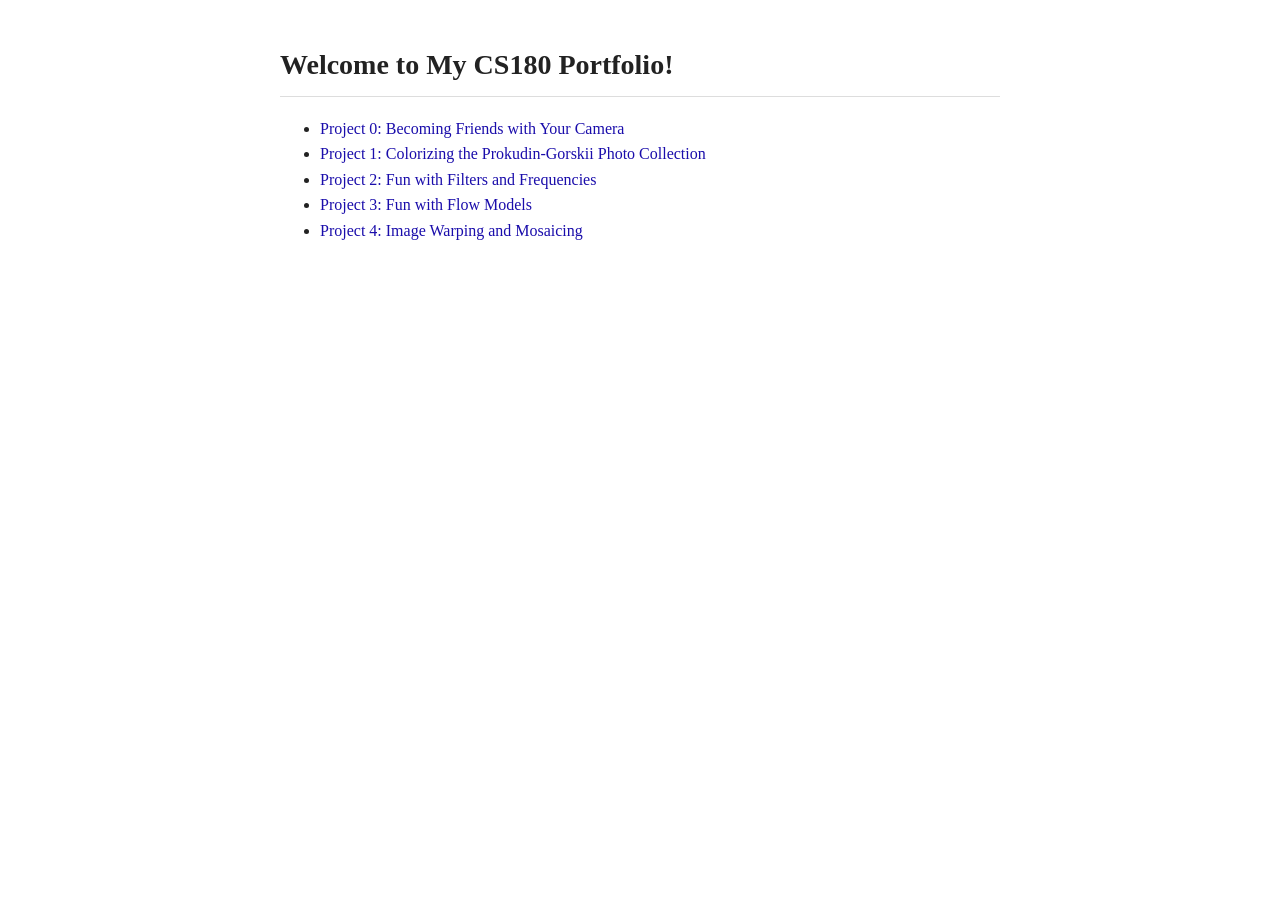
<file: index.html>
<!DOCTYPE html>
<html>
<head>
    <meta charset="utf-8">
    <meta name="viewport" content="width=device-width, initial-scale=1">
    <title>My Portfolio</title>
    <link rel="stylesheet" href="./styles.css">
</head>
<body>
    <h1>Welcome to My CS180 Portfolio!</h1>
    <ul>
        <li><a href="./0/index.html">Project 0: Becoming Friends with Your Camera</a></li>
        <li><a href="./1/index.html">Project 1: Colorizing the Prokudin-Gorskii Photo Collection</a></li>
        <li><a href="./2/index.html">Project 2: Fun with Filters and Frequencies</a></li>
        <li><a href="./3/index.html">Project 3: Fun with Flow Models</a></li>
        <li><a href="./4/index.html">Project 4: Image Warping and Mosaicing</a></li>
    </ul>
</body>
</html>
</file>
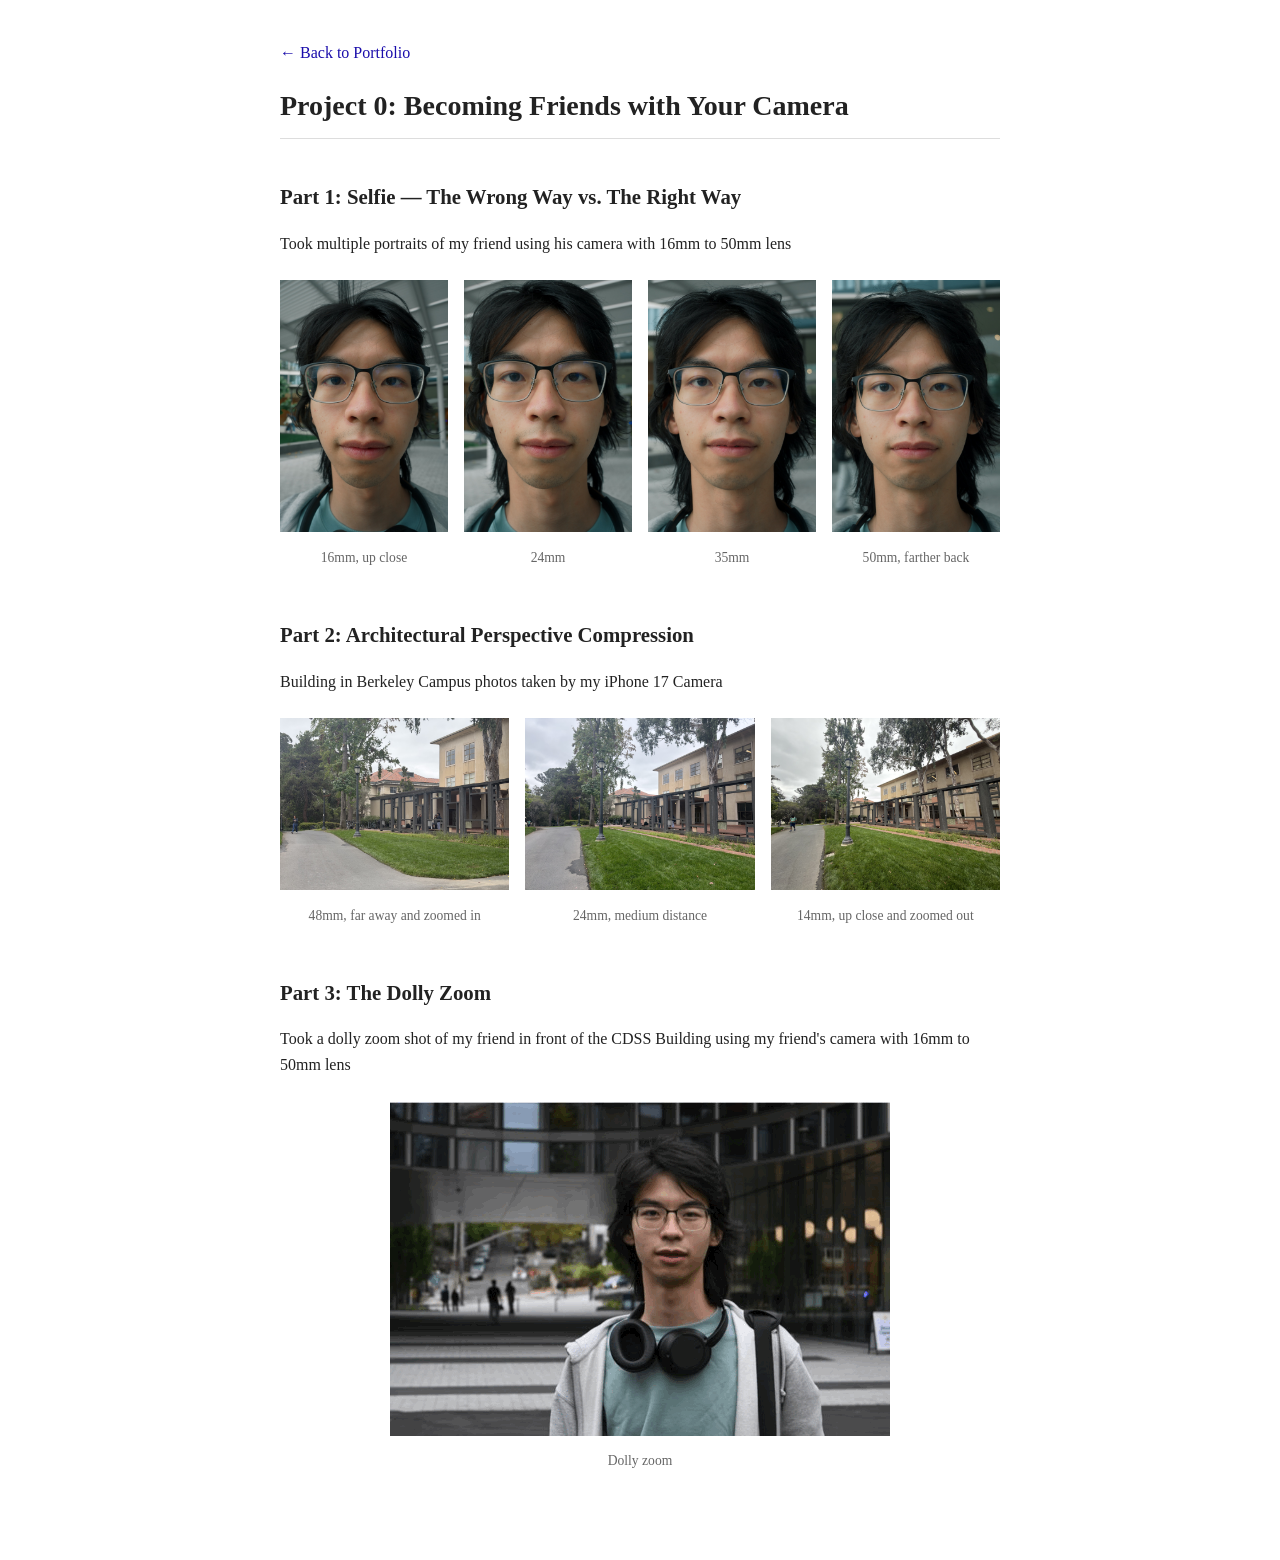
<file: 0/index.html>
<!DOCTYPE html>
<html>
<head>
    <meta charset="utf-8">
    <meta name="viewport" content="width=device-width, initial-scale=1">
    <title>Project 0: Becoming Friends with Your Camera</title>
    <link rel="stylesheet" href="../styles.css">
</head>
<body>
    <p><a href="../index.html">&larr; Back to Portfolio</a></p>

    <h1>Project 0: Becoming Friends with Your Camera</h1>

    <h2>Part 1: Selfie &mdash; The Wrong Way vs. The Right Way</h2>
    <p>Took multiple portraits of my friend using his camera with 16mm to 50mm lens</p>
    <div class="photo-row">
        <figure>
            <img src="./media/selfie_16.jpg" alt="Selfie taken up close at 16mm">
            <figcaption>16mm, up close</figcaption>
        </figure>
        <figure>
            <img src="./media/selfie_24.jpg" alt="Selfie taken at 24mm">
            <figcaption>24mm</figcaption>
        </figure>
        <figure>
            <img src="./media/selfie_35.jpg" alt="Selfie taken at 35mm">
            <figcaption>35mm</figcaption>
        </figure>
        <figure>
            <img src="./media/selfie_50.jpg" alt="Selfie taken from farther back at 50mm">
            <figcaption>50mm, farther back</figcaption>
        </figure>
    </div>

    <h2>Part 2: Architectural Perspective Compression</h2>
    <p>Building in Berkeley Campus photos taken by my iPhone 17 Camera</p>
    <div class="photo-row">
        <figure>
            <img src="./media/scene_48.jpg" alt="Scene photographed from far away, zoomed in at 48mm">
            <figcaption>48mm, far away and zoomed in</figcaption>
        </figure>
        <figure>
            <img src="./media/scene_24.jpg" alt="Scene photographed from a medium distance at 24mm">
            <figcaption>24mm, medium distance</figcaption>
        </figure>
        <figure>
            <img src="./media/scene_14.jpg" alt="Scene photographed up close, zoomed out at 14mm">
            <figcaption>14mm, up close and zoomed out</figcaption>
        </figure>
    </div>

    <h2>Part 3: The Dolly Zoom</h2>
    <p>Took a dolly zoom shot of my friend in front of the CDSS Building using my friend's camera with 16mm to 50mm lens</p>
    <figure>
        <img src="./media/dolly_zoom.gif" alt="Dolly zoom animation">
        <figcaption>Dolly zoom</figcaption>
    </figure>
</body>
</html>
</file>
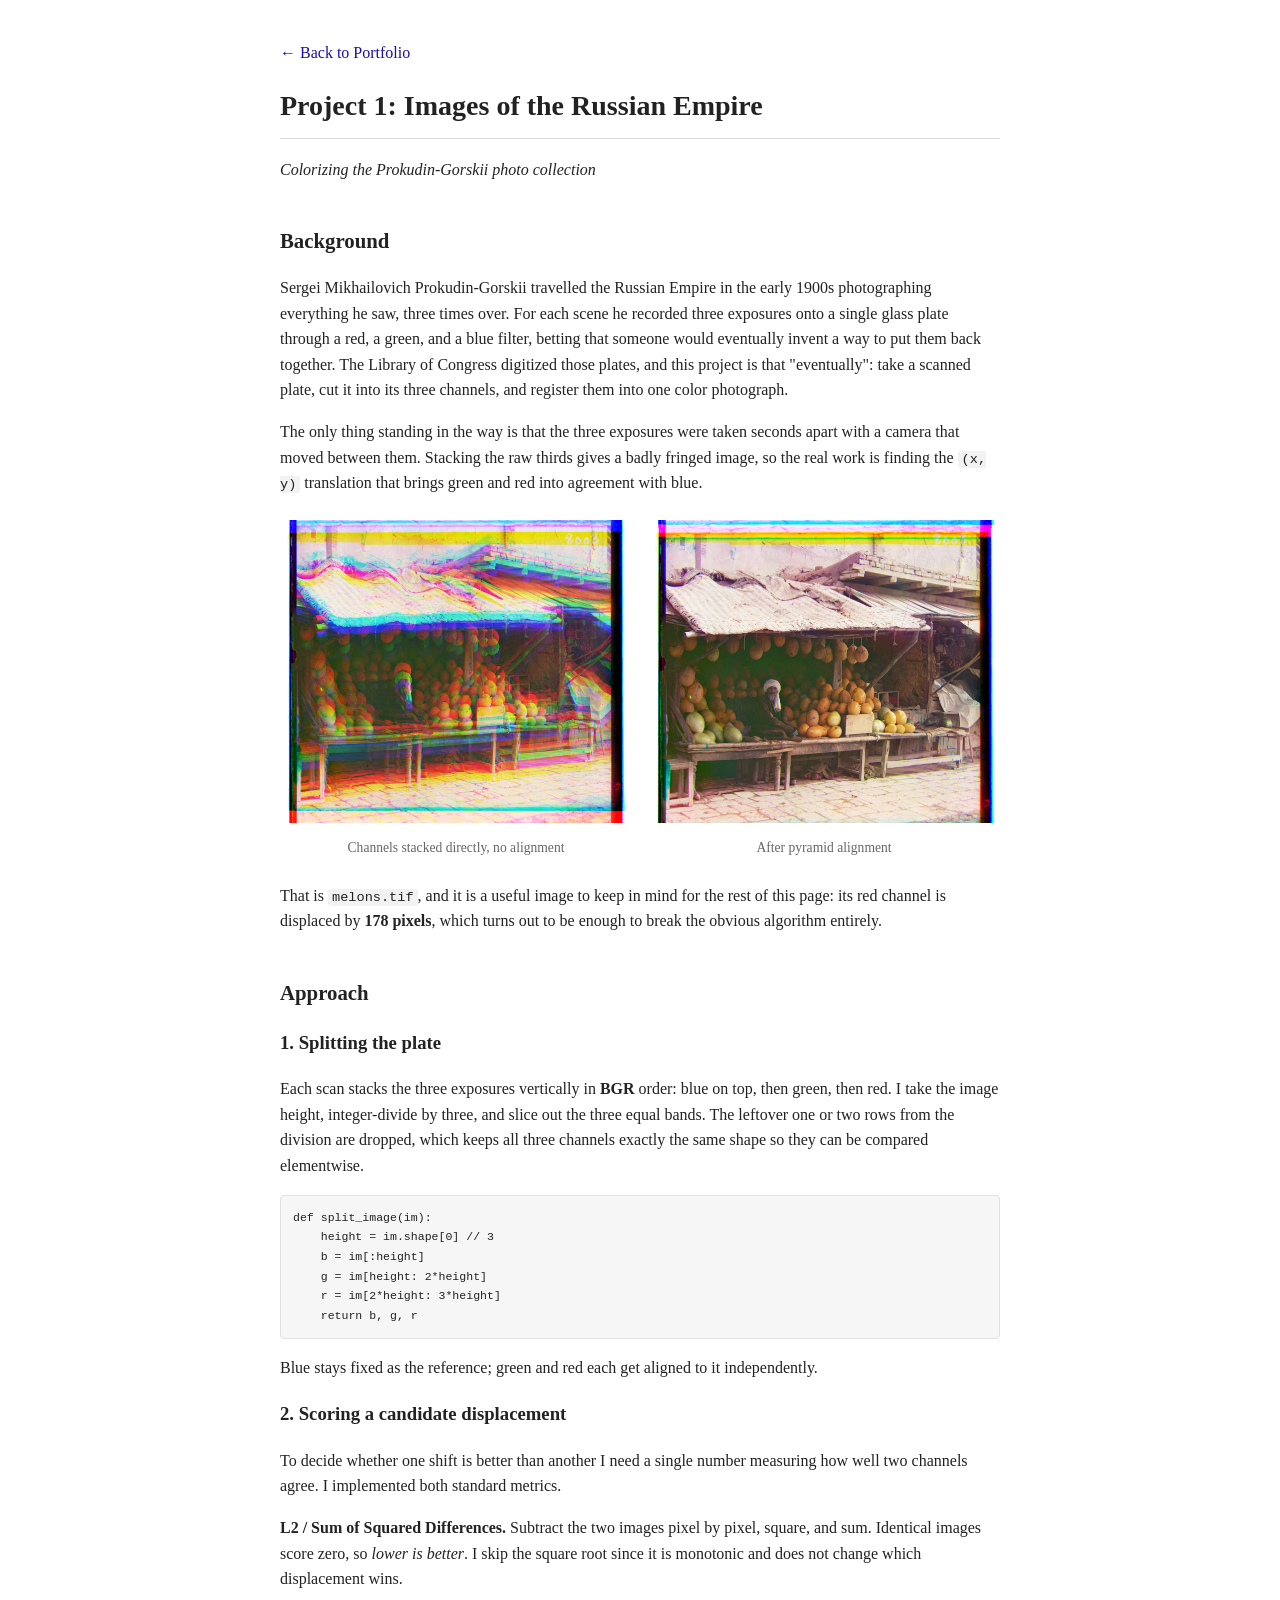
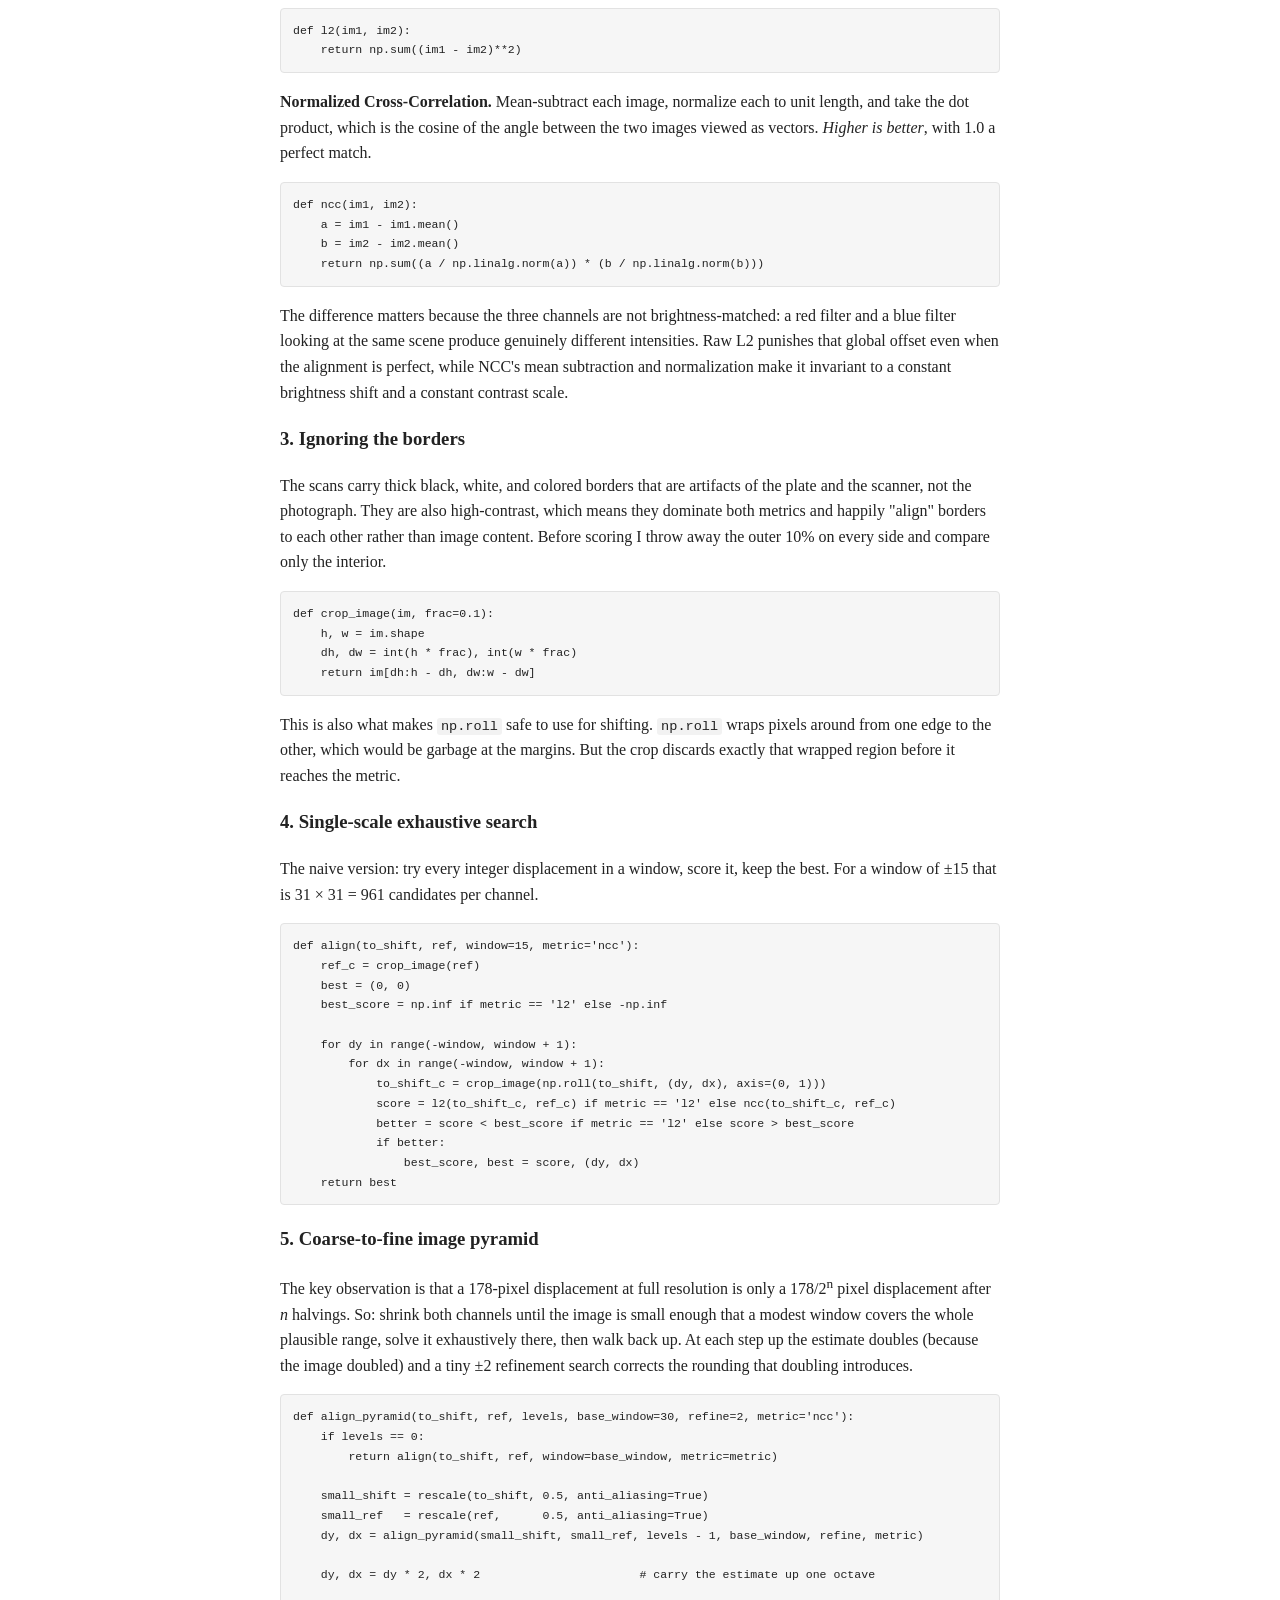
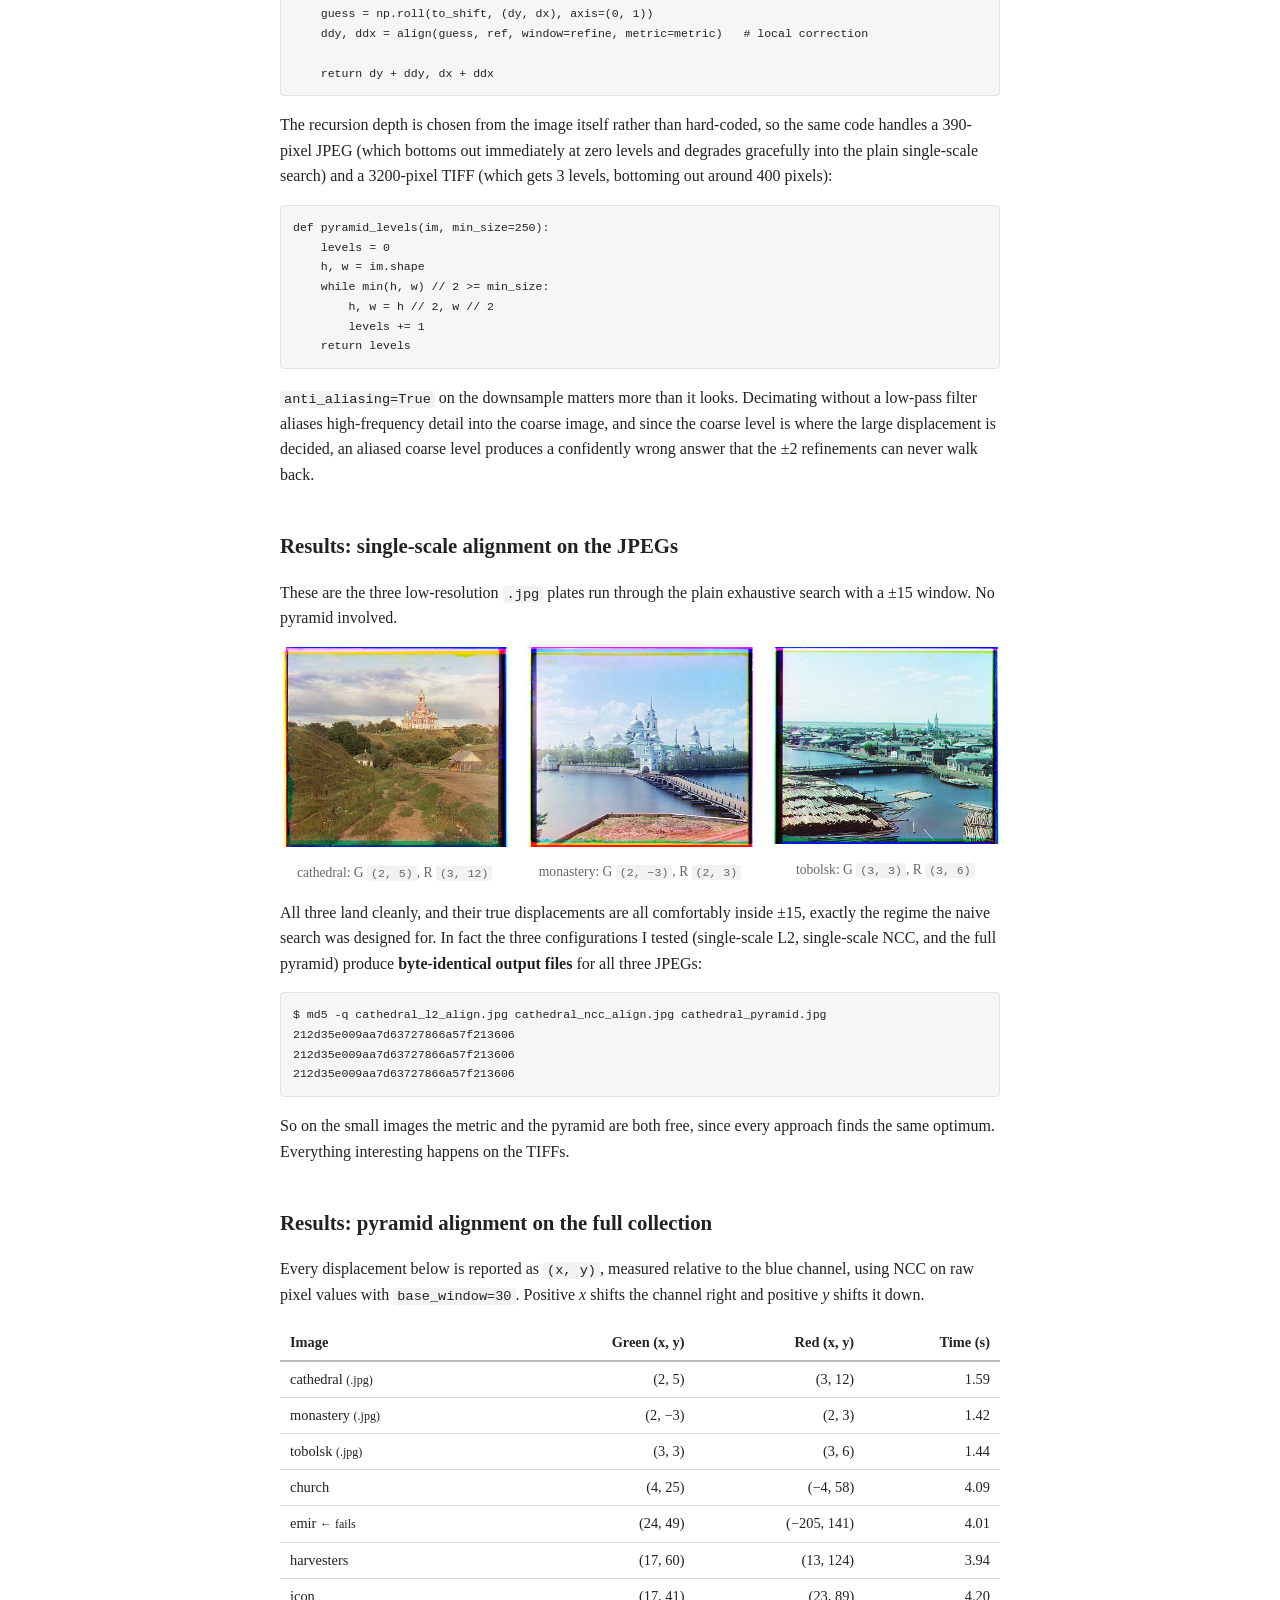
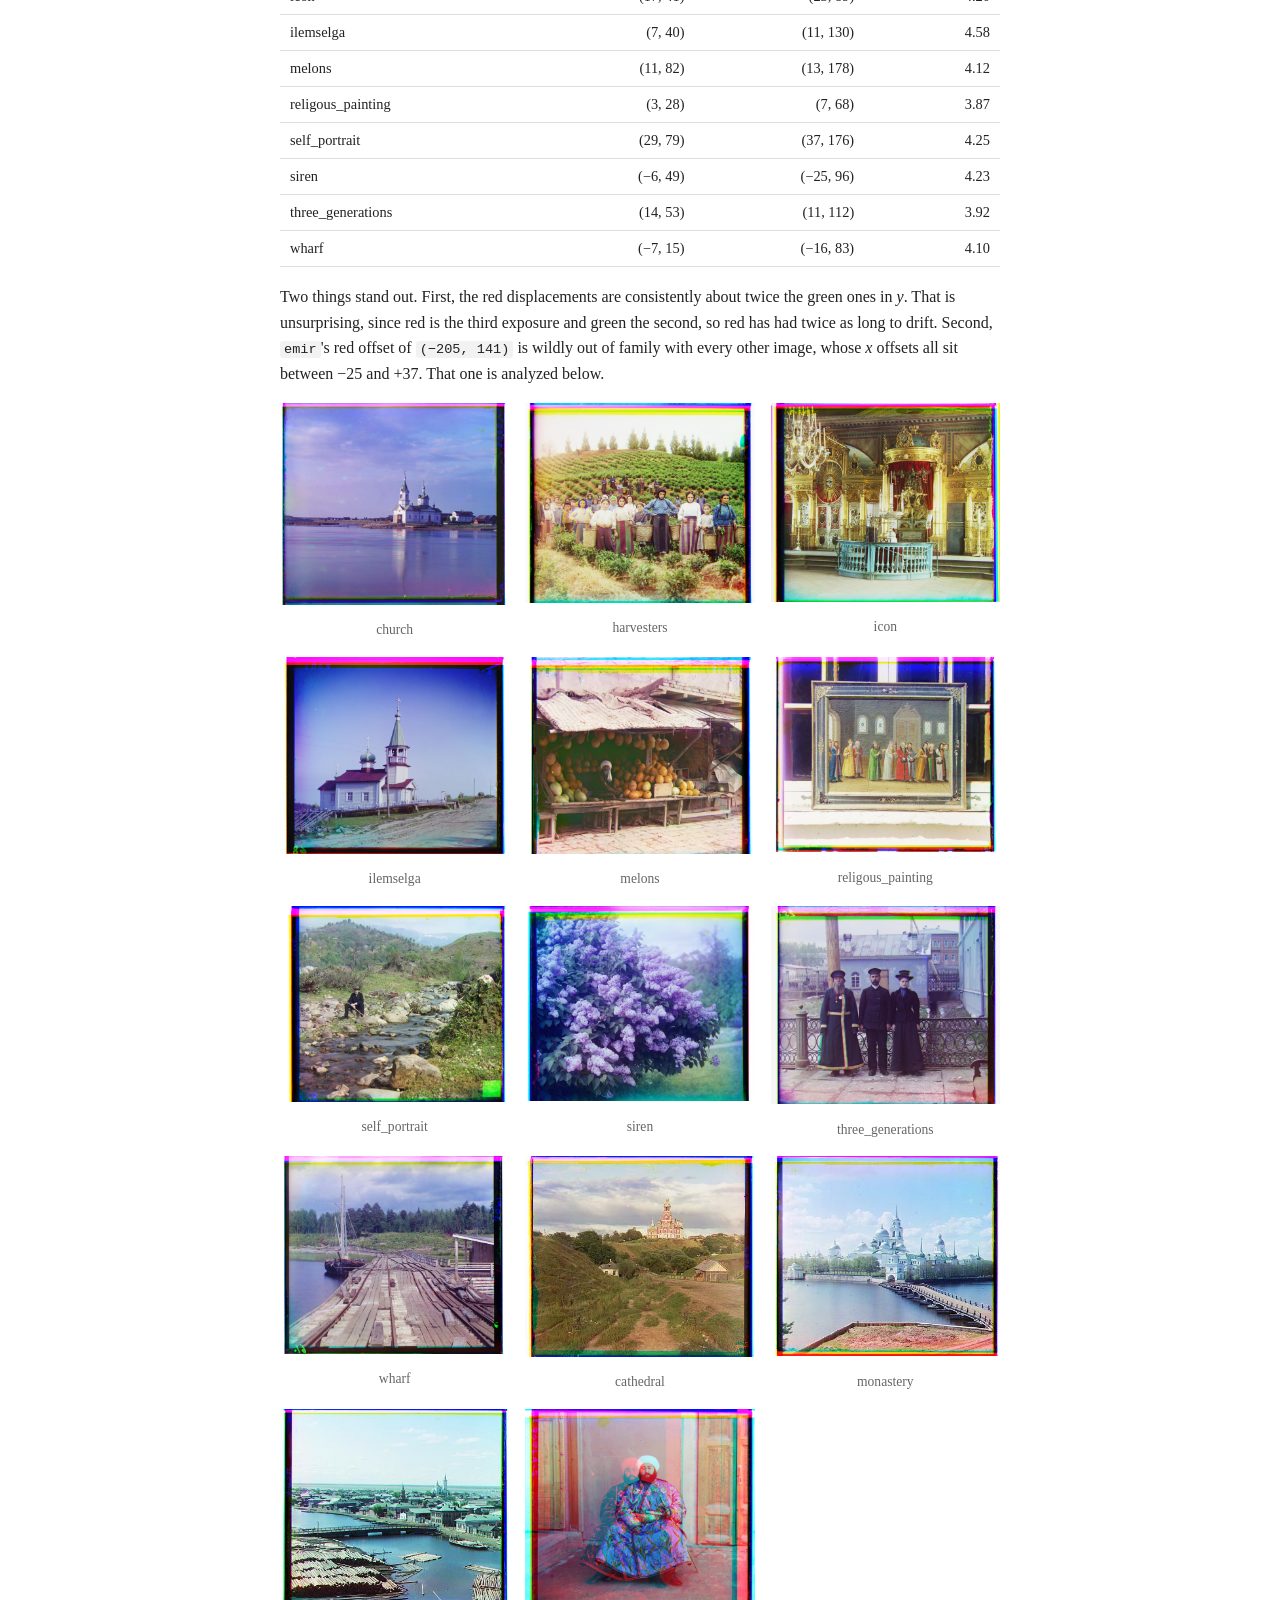
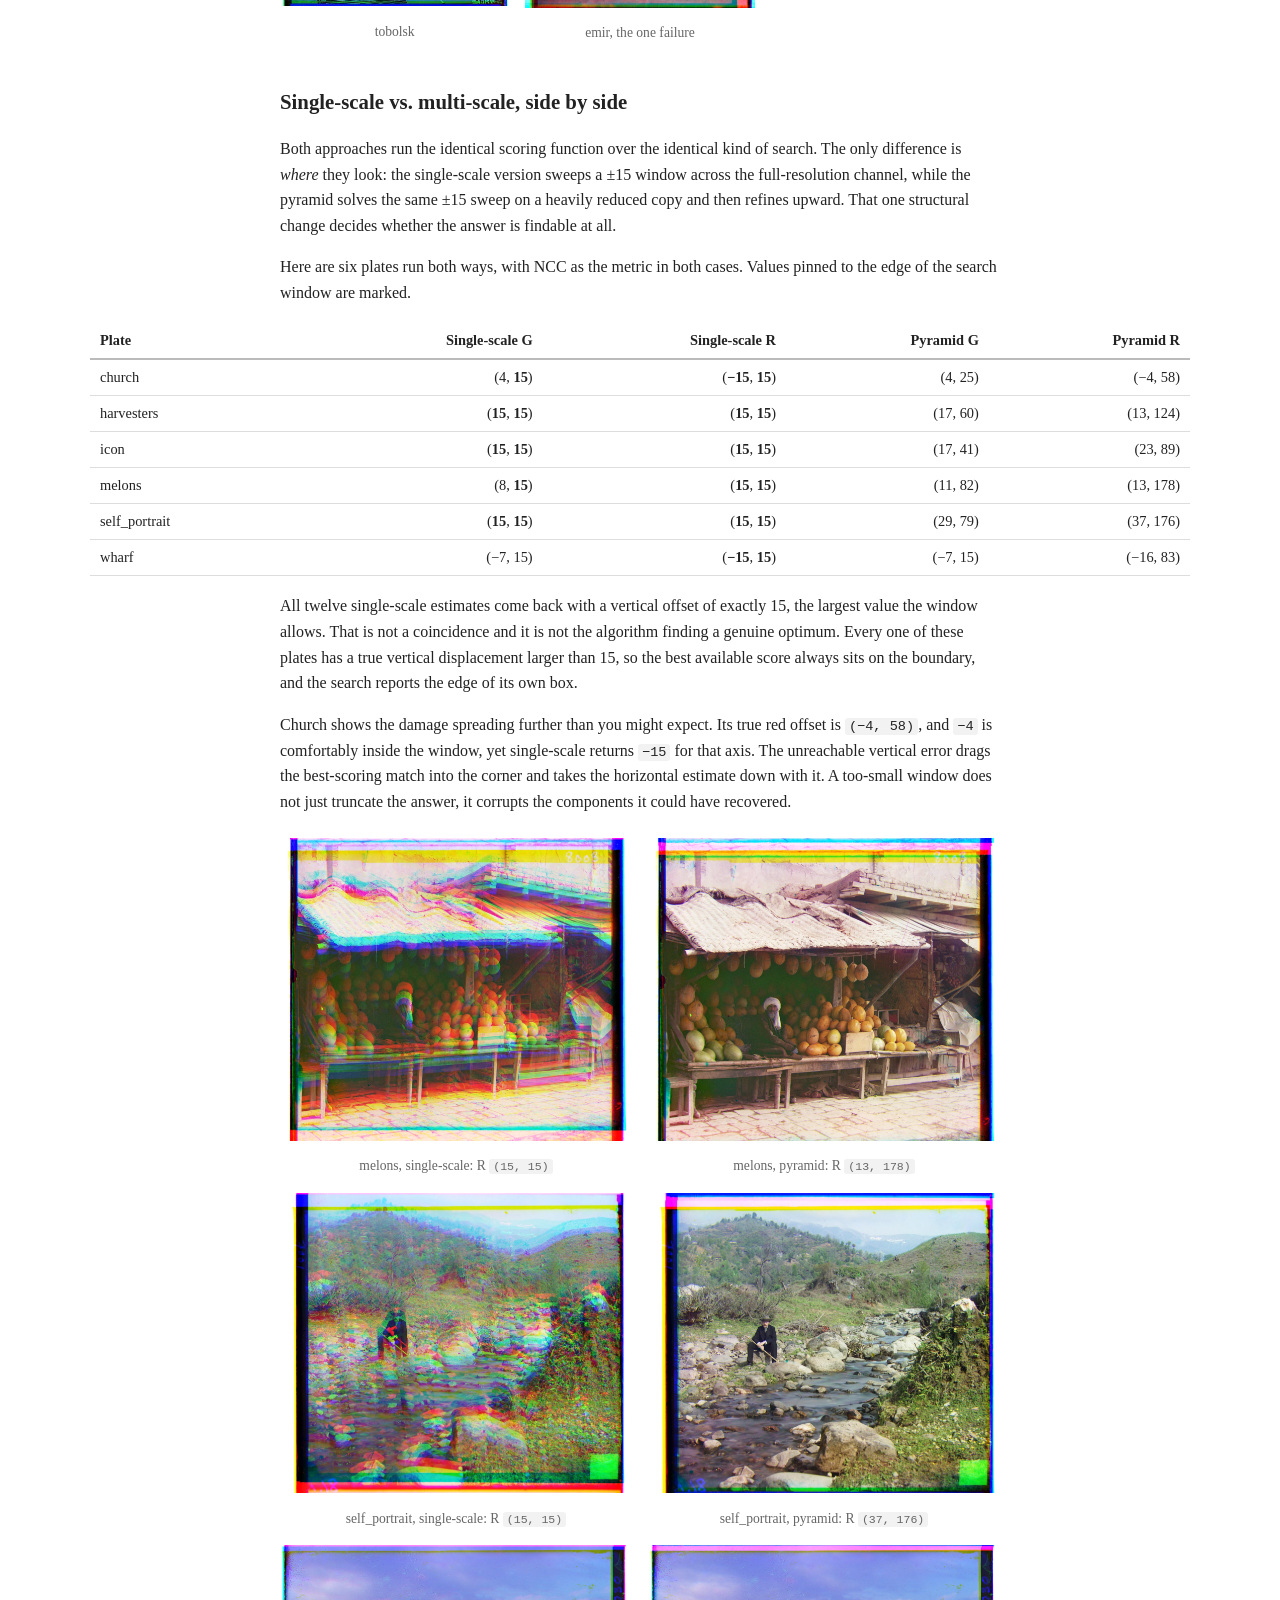
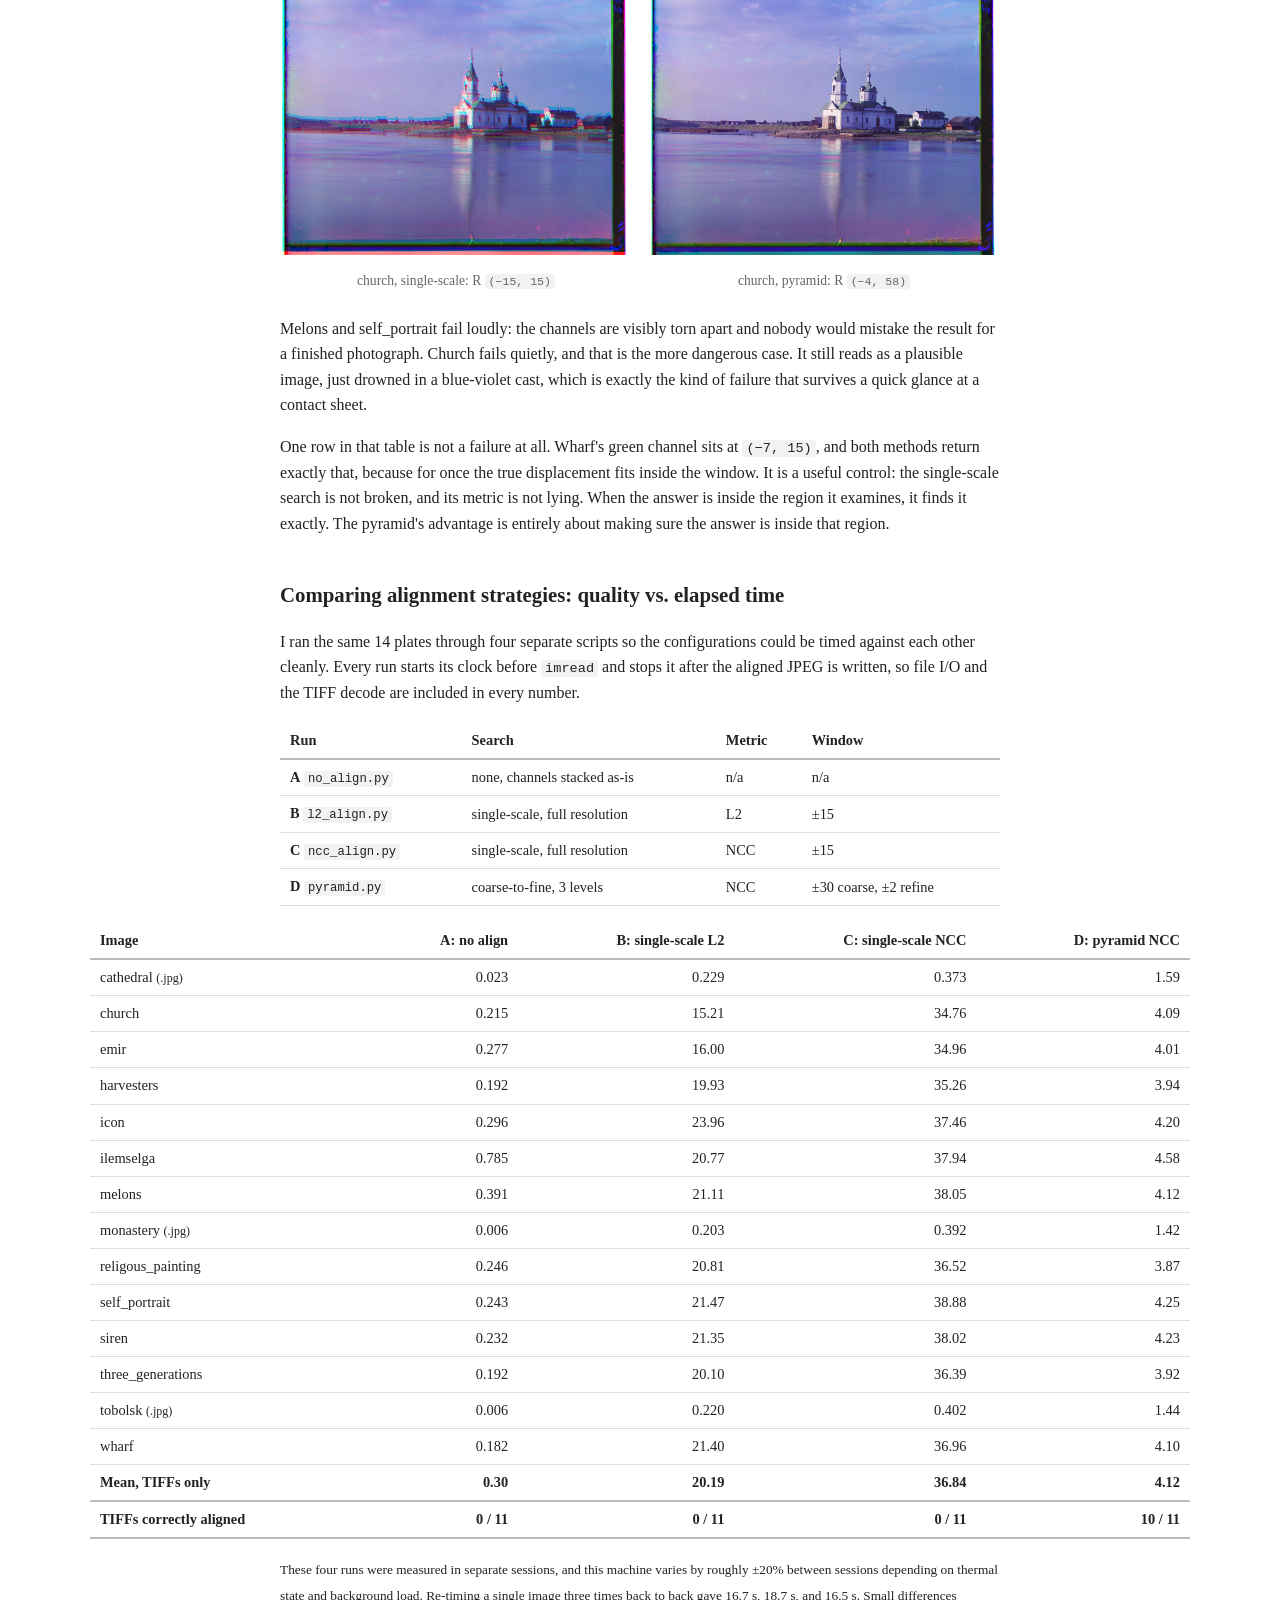
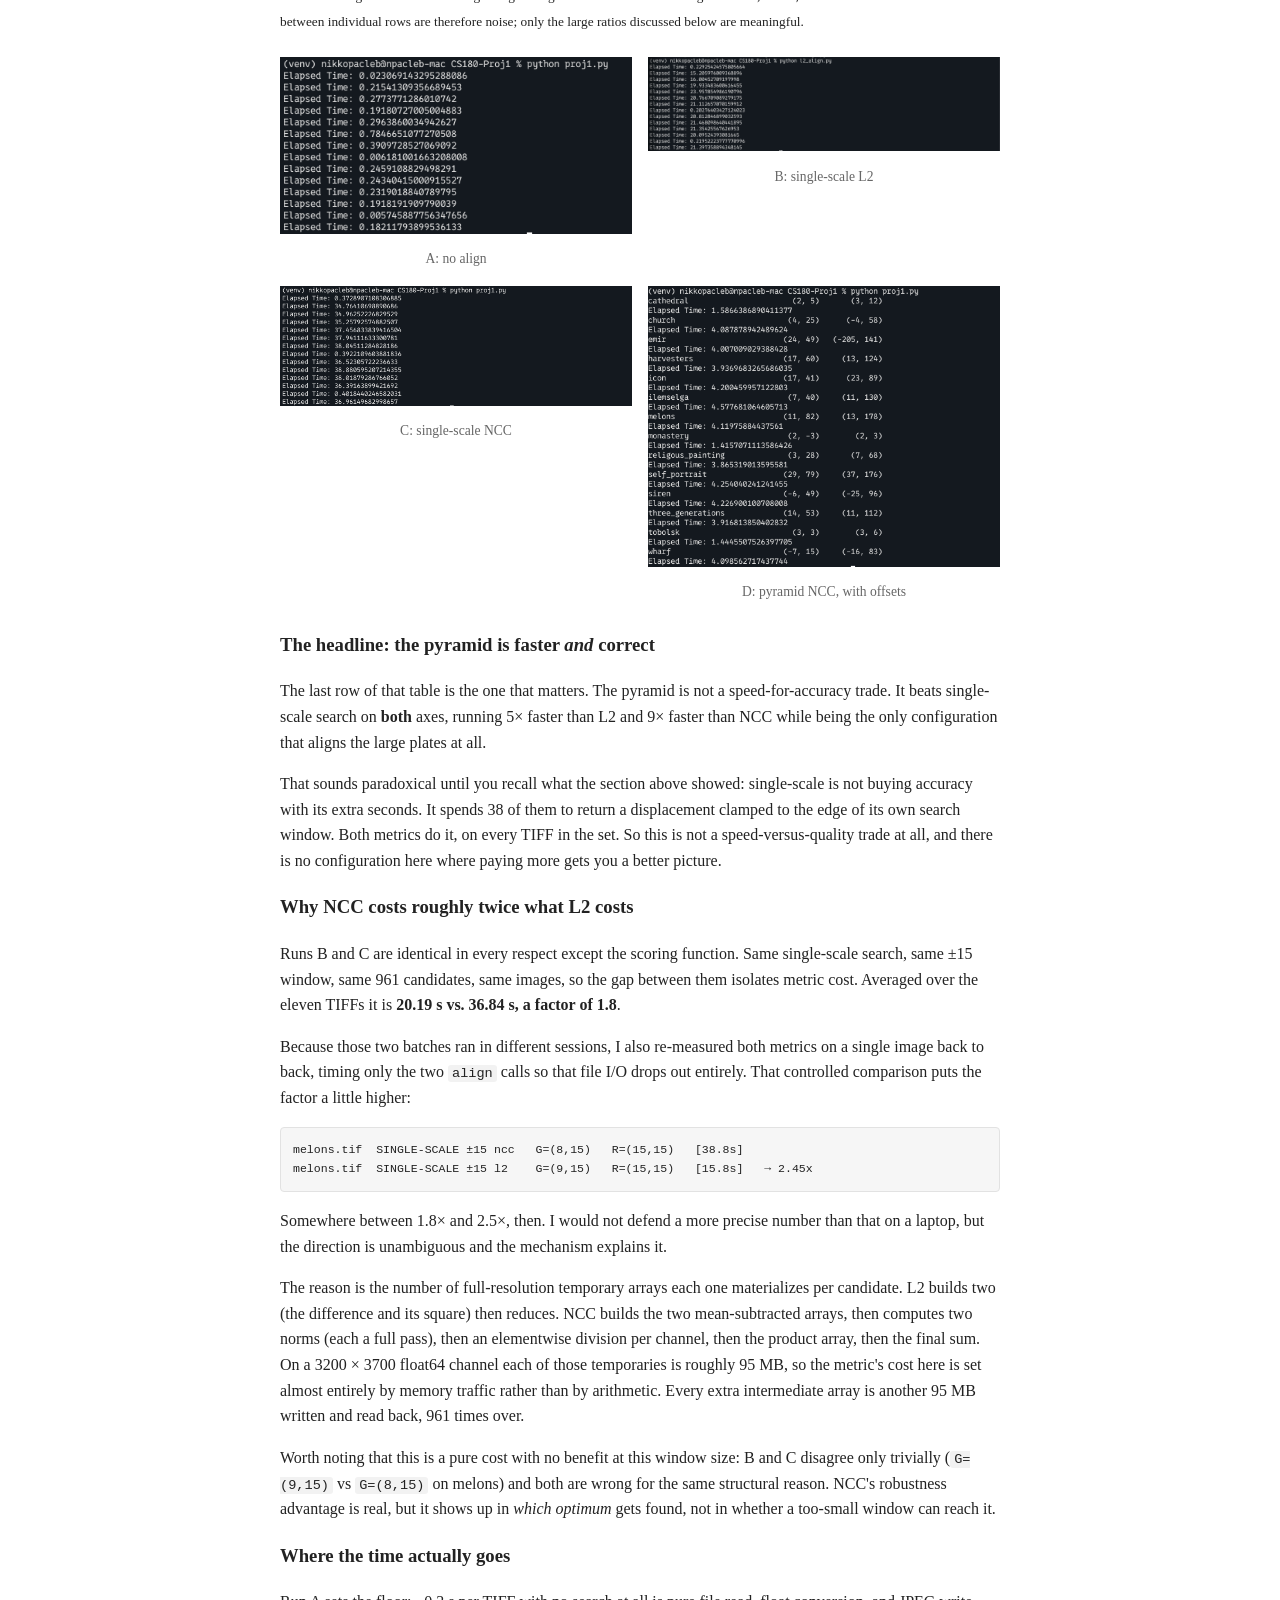
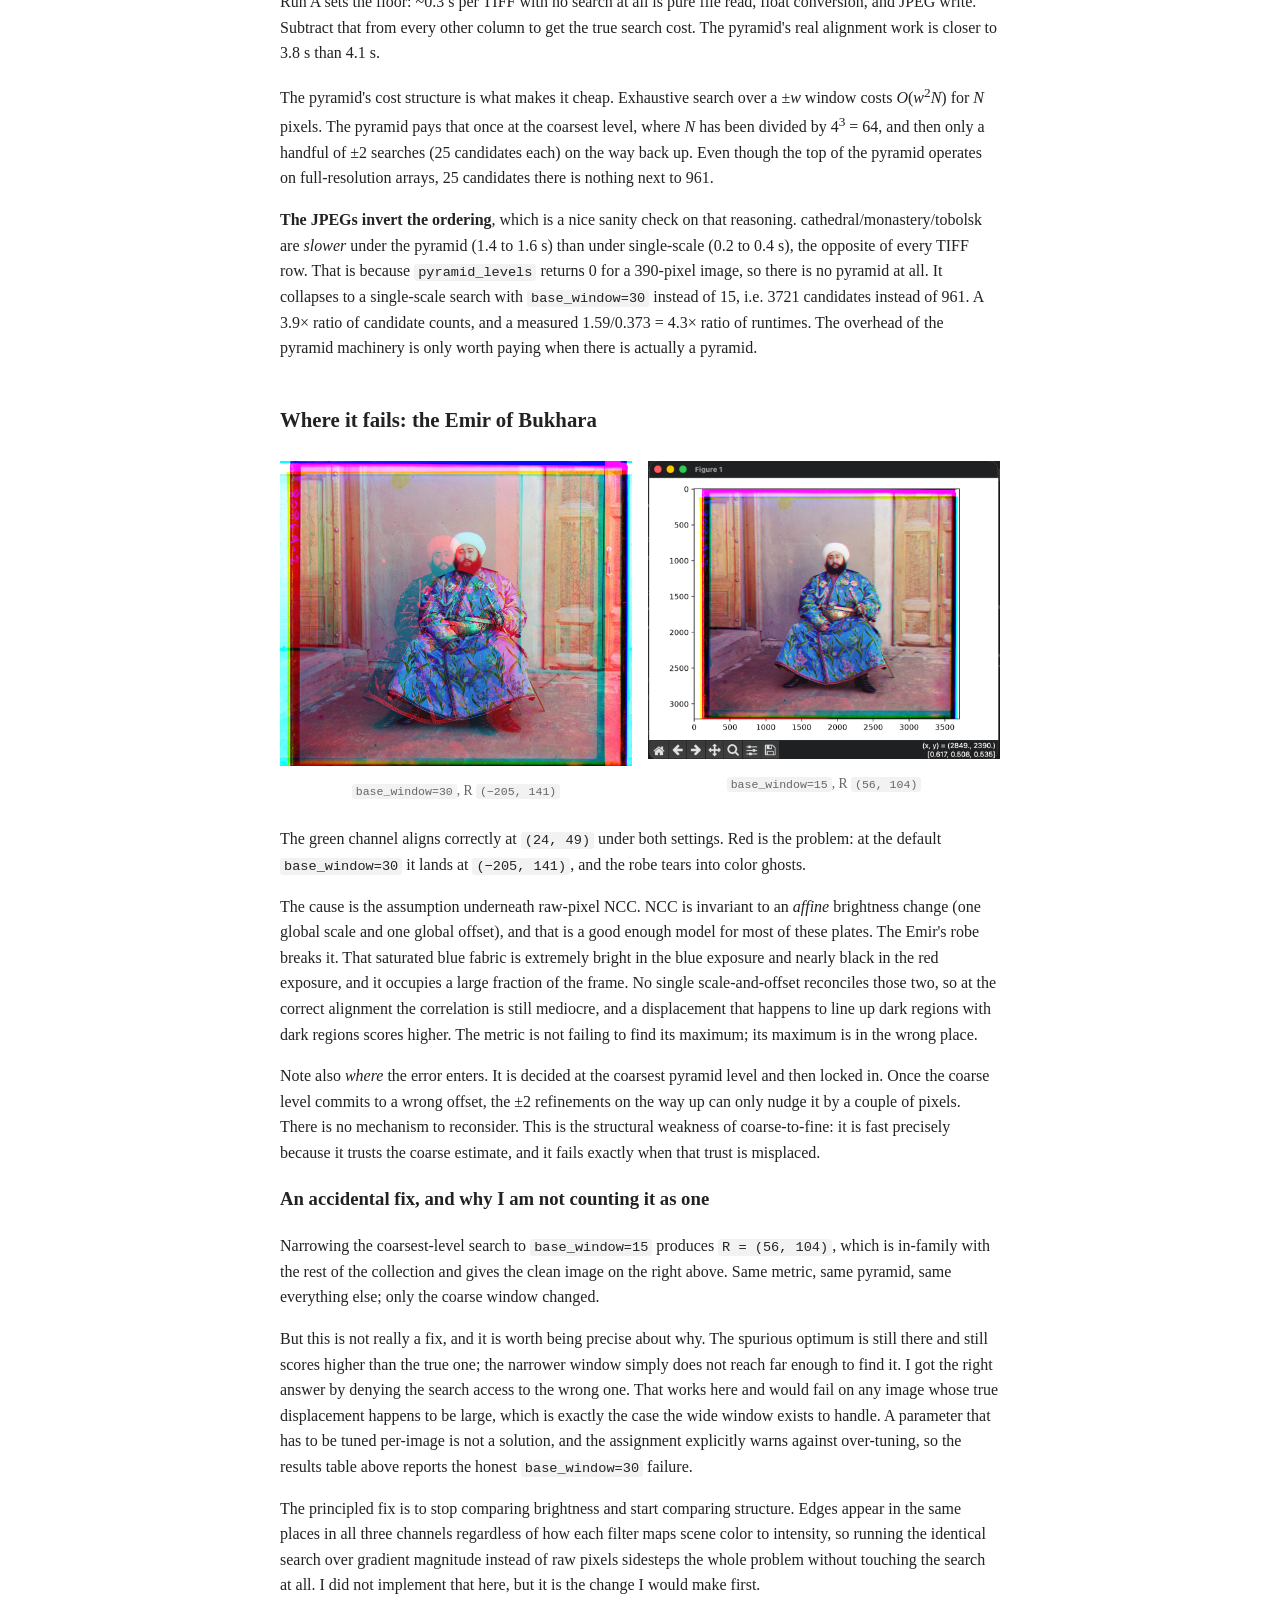
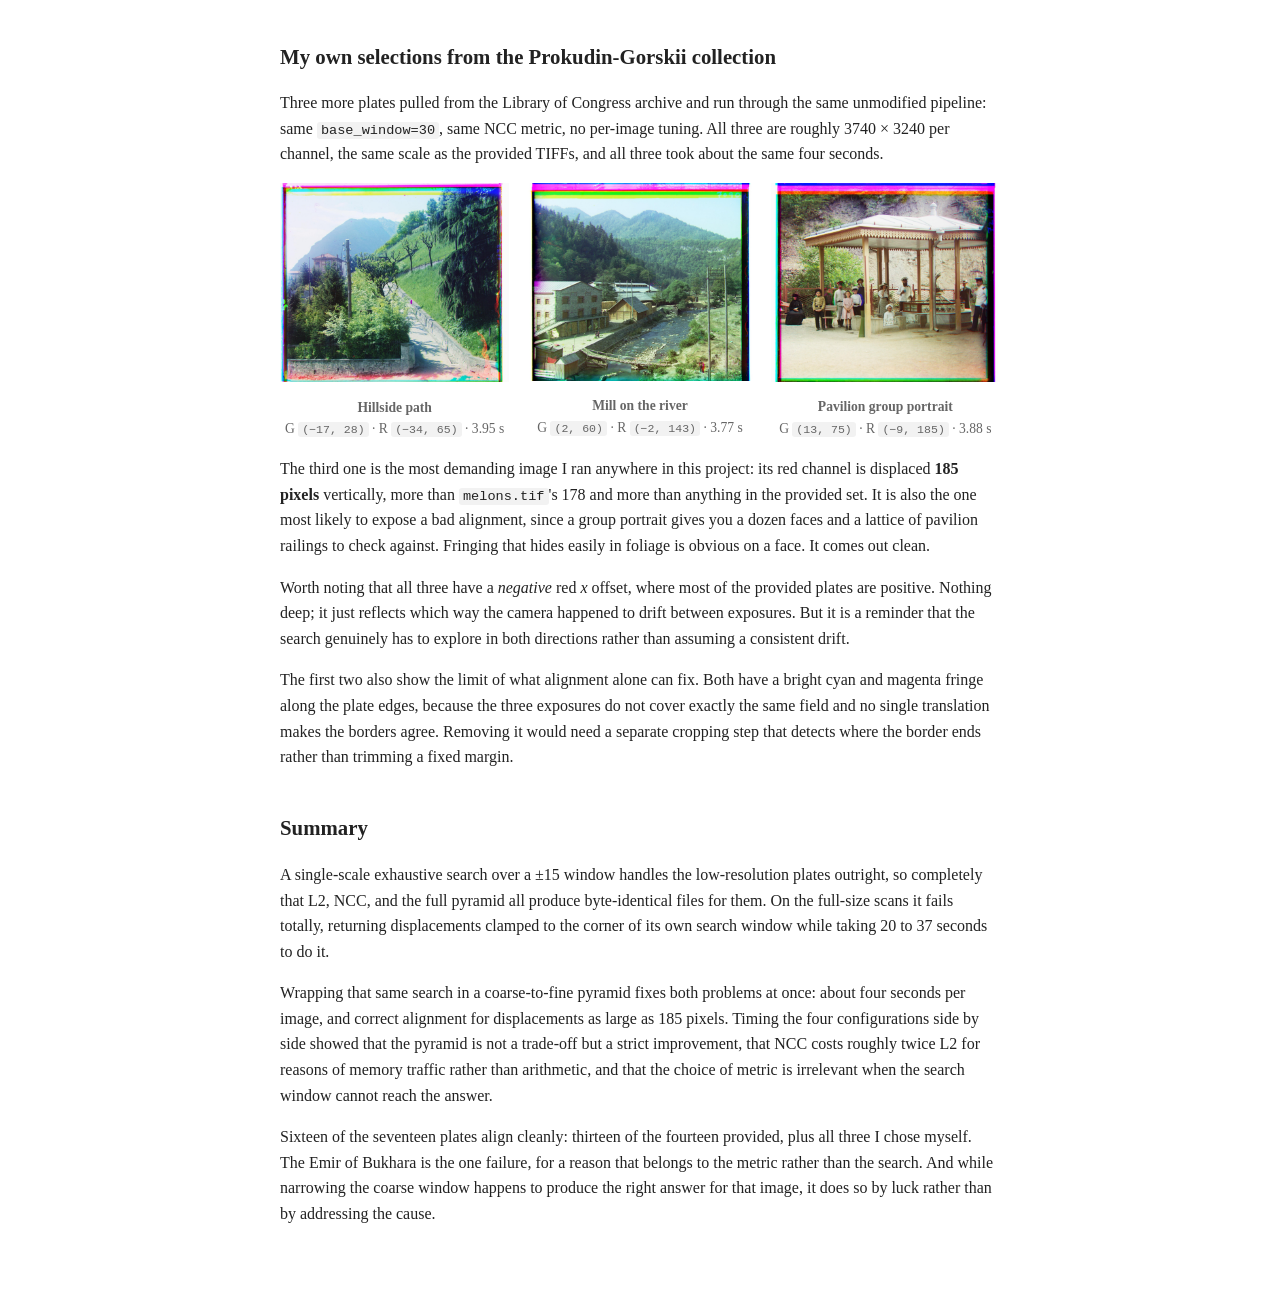
<file: 1/index.html>
<!DOCTYPE html>
<html>
<head>
    <meta charset="utf-8">
    <meta name="viewport" content="width=device-width, initial-scale=1">
    <title>Project 1: Colorizing the Prokudin-Gorskii Photo Collection</title>
    <link rel="stylesheet" href="../styles.css">
</head>
<body>
    <p><a href="../index.html">&larr; Back to Portfolio</a></p>

    <h1>Project 1: Images of the Russian Empire</h1>
    <p><em>Colorizing the Prokudin-Gorskii photo collection</em></p>

    <h2>Background</h2>
    <p>
        Sergei Mikhailovich Prokudin-Gorskii travelled the Russian Empire in the early 1900s
        photographing everything he saw, three times over. For each scene he recorded three
        exposures onto a single glass plate through a red, a green, and a blue filter, betting that
        someone would eventually invent a way to put them back together. The Library of Congress
        digitized those plates, and this project is that "eventually": take a scanned plate, cut it
        into its three channels, and register them into one color photograph.
    </p>
    <p>
        The only thing standing in the way is that the three exposures were taken seconds apart with a
        camera that moved between them. Stacking the raw thirds gives a badly fringed image, so the
        real work is finding the <code>(x, y)</code> translation that brings green and red into
        agreement with blue.
    </p>

    <div class="photo-row">
        <figure>
            <img src="./media/melons_no_align.jpg" alt="Melons with the three channels stacked without alignment">
            <figcaption>Channels stacked directly, no alignment</figcaption>
        </figure>
        <figure>
            <img src="./media/melons_pyramid.jpg" alt="Melons after pyramid alignment">
            <figcaption>After pyramid alignment</figcaption>
        </figure>
    </div>
    <p>
        That is <code>melons.tif</code>, and it is a useful image to keep in mind for the rest of this
        page: its red channel is displaced by <strong>178 pixels</strong>, which turns out to be enough
        to break the obvious algorithm entirely.
    </p>

    <!-- ===================== APPROACH ===================== -->
    <h2>Approach</h2>

    <h3>1. Splitting the plate</h3>
    <p>
        Each scan stacks the three exposures vertically in <strong>BGR</strong> order: blue on
        top, then green, then red. I take the image height, integer-divide by three, and slice out the
        three equal bands. The leftover one or two rows from the division are dropped, which keeps all
        three channels exactly the same shape so they can be compared elementwise.
    </p>
<pre><code>def split_image(im):
    height = im.shape[0] // 3
    b = im[:height]
    g = im[height: 2*height]
    r = im[2*height: 3*height]
    return b, g, r</code></pre>
    <p>Blue stays fixed as the reference; green and red each get aligned to it independently.</p>

    <h3>2. Scoring a candidate displacement</h3>
    <p>
        To decide whether one shift is better than another I need a single number measuring how well
        two channels agree. I implemented both standard metrics.
    </p>
    <p>
        <strong>L2 / Sum of Squared Differences.</strong> Subtract the two images pixel by pixel,
        square, and sum. Identical images score zero, so <em>lower is better</em>. I skip the square
        root since it is monotonic and does not change which displacement wins.
    </p>
<pre><code>def l2(im1, im2):
    return np.sum((im1 - im2)**2)</code></pre>
    <p>
        <strong>Normalized Cross-Correlation.</strong> Mean-subtract each image, normalize each to unit
        length, and take the dot product, which is the cosine of the angle between the two images
        viewed as vectors. <em>Higher is better</em>, with 1.0 a perfect match.
    </p>
<pre><code>def ncc(im1, im2):
    a = im1 - im1.mean()
    b = im2 - im2.mean()
    return np.sum((a / np.linalg.norm(a)) * (b / np.linalg.norm(b)))</code></pre>
    <p>
        The difference matters because the three channels are not brightness-matched: a red filter and
        a blue filter looking at the same scene produce genuinely different intensities. Raw L2
        punishes that global offset even when the alignment is perfect, while NCC's mean subtraction
        and normalization make it invariant to a constant brightness shift and a constant contrast
        scale.
    </p>

    <h3>3. Ignoring the borders</h3>
    <p>
        The scans carry thick black, white, and colored borders that are artifacts of the plate and the
        scanner, not the photograph. They are also high-contrast, which means they dominate both
        metrics and happily "align" borders to each other rather than image content. Before scoring I
        throw away the outer 10% on every side and compare only the interior.
    </p>
<pre><code>def crop_image(im, frac=0.1):
    h, w = im.shape
    dh, dw = int(h * frac), int(w * frac)
    return im[dh:h - dh, dw:w - dw]</code></pre>
    <p>
        This is also what makes <code>np.roll</code> safe to use for shifting. <code>np.roll</code>
        wraps pixels around from one edge to the other, which would be garbage at the margins. But
        the crop discards exactly that wrapped region before it reaches the metric.
    </p>

    <h3>4. Single-scale exhaustive search</h3>
    <p>
        The naive version: try every integer displacement in a window, score it, keep the best. For a
        window of &plusmn;15 that is 31 &times; 31 = 961 candidates per channel.
    </p>
<pre><code>def align(to_shift, ref, window=15, metric='ncc'):
    ref_c = crop_image(ref)
    best = (0, 0)
    best_score = np.inf if metric == 'l2' else -np.inf

    for dy in range(-window, window + 1):
        for dx in range(-window, window + 1):
            to_shift_c = crop_image(np.roll(to_shift, (dy, dx), axis=(0, 1)))
            score = l2(to_shift_c, ref_c) if metric == 'l2' else ncc(to_shift_c, ref_c)
            better = score &lt; best_score if metric == 'l2' else score &gt; best_score
            if better:
                best_score, best = score, (dy, dx)
    return best</code></pre>

    <h3>5. Coarse-to-fine image pyramid</h3>
    <p>
        The key observation is that a 178-pixel displacement at full resolution is only a
        178/2<sup>n</sup> pixel displacement after <em>n</em> halvings. So: shrink both channels until
        the image is small enough that a modest window covers the whole plausible range, solve it
        exhaustively there, then walk back up. At each step up the estimate doubles (because the image
        doubled) and a tiny &plusmn;2 refinement search corrects the rounding that doubling introduces.
    </p>
<pre><code>def align_pyramid(to_shift, ref, levels, base_window=30, refine=2, metric='ncc'):
    if levels == 0:
        return align(to_shift, ref, window=base_window, metric=metric)

    small_shift = rescale(to_shift, 0.5, anti_aliasing=True)
    small_ref   = rescale(ref,      0.5, anti_aliasing=True)
    dy, dx = align_pyramid(small_shift, small_ref, levels - 1, base_window, refine, metric)

    dy, dx = dy * 2, dx * 2                       # carry the estimate up one octave

    guess = np.roll(to_shift, (dy, dx), axis=(0, 1))
    ddy, ddx = align(guess, ref, window=refine, metric=metric)   # local correction

    return dy + ddy, dx + ddx</code></pre>
    <p>
        The recursion depth is chosen from the image itself rather than hard-coded, so the same code
        handles a 390-pixel JPEG (which bottoms out immediately at zero levels and degrades gracefully
        into the plain single-scale search) and a 3200-pixel TIFF (which gets 3 levels, bottoming out
        around 400 pixels):
    </p>
<pre><code>def pyramid_levels(im, min_size=250):
    levels = 0
    h, w = im.shape
    while min(h, w) // 2 >= min_size:
        h, w = h // 2, w // 2
        levels += 1
    return levels</code></pre>
    <p>
        <code>anti_aliasing=True</code> on the downsample matters more than it looks. Decimating
        without a low-pass filter aliases high-frequency detail into the coarse image, and since the
        coarse level is where the large displacement is decided, an aliased coarse level produces a
        confidently wrong answer that the &plusmn;2 refinements can never walk back.
    </p>

    <!-- ===================== SINGLE SCALE RESULTS ===================== -->
    <h2>Results: single-scale alignment on the JPEGs</h2>
    <p>
        These are the three low-resolution <code>.jpg</code> plates run through the plain exhaustive
        search with a &plusmn;15 window. No pyramid involved.
    </p>

    <div class="gallery">
        <figure>
            <img src="./media/cathedral_ncc_align.jpg" alt="Cathedral, single-scale alignment">
            <figcaption>cathedral: G <code>(2, 5)</code>, R <code>(3, 12)</code></figcaption>
        </figure>
        <figure>
            <img src="./media/monastery_ncc_align.jpg" alt="Monastery, single-scale alignment">
            <figcaption>monastery: G <code>(2, &minus;3)</code>, R <code>(2, 3)</code></figcaption>
        </figure>
        <figure>
            <img src="./media/tobolsk_ncc_align.jpg" alt="Tobolsk, single-scale alignment">
            <figcaption>tobolsk: G <code>(3, 3)</code>, R <code>(3, 6)</code></figcaption>
        </figure>
    </div>

    <p>
        All three land cleanly, and their true displacements are all comfortably inside &plusmn;15,
        exactly the regime the naive search was designed for. In fact the three configurations I tested
        (single-scale L2, single-scale NCC, and the full pyramid) produce <strong>byte-identical output
        files</strong> for all three JPEGs:
    </p>
<pre><code>$ md5 -q cathedral_l2_align.jpg cathedral_ncc_align.jpg cathedral_pyramid.jpg
212d35e009aa7d63727866a57f213606
212d35e009aa7d63727866a57f213606
212d35e009aa7d63727866a57f213606</code></pre>
    <p>
        So on the small images the metric and the pyramid are both free, since every approach finds the
        same optimum. Everything interesting happens on the TIFFs.
    </p>

    <!-- ===================== PYRAMID RESULTS ===================== -->
    <h2>Results: pyramid alignment on the full collection</h2>
    <p>
        Every displacement below is reported as <code>(x, y)</code>, measured relative to the blue
        channel, using NCC on raw pixel values with <code>base_window=30</code>. Positive <em>x</em>
        shifts the channel right and positive <em>y</em> shifts it down.
    </p>

    <table>
        <thead>
            <tr>
                <th>Image</th>
                <th class="num">Green (x, y)</th>
                <th class="num">Red (x, y)</th>
                <th class="num">Time (s)</th>
            </tr>
        </thead>
        <tbody>
            <tr><td>cathedral <small>(.jpg)</small></td><td class="num">(2, 5)</td><td class="num">(3, 12)</td><td class="num">1.59</td></tr>
            <tr><td>monastery <small>(.jpg)</small></td><td class="num">(2, &minus;3)</td><td class="num">(2, 3)</td><td class="num">1.42</td></tr>
            <tr><td>tobolsk <small>(.jpg)</small></td><td class="num">(3, 3)</td><td class="num">(3, 6)</td><td class="num">1.44</td></tr>
            <tr><td>church</td><td class="num">(4, 25)</td><td class="num">(&minus;4, 58)</td><td class="num">4.09</td></tr>
            <tr><td>emir <small>&larr; fails</small></td><td class="num">(24, 49)</td><td class="num">(&minus;205, 141)</td><td class="num">4.01</td></tr>
            <tr><td>harvesters</td><td class="num">(17, 60)</td><td class="num">(13, 124)</td><td class="num">3.94</td></tr>
            <tr><td>icon</td><td class="num">(17, 41)</td><td class="num">(23, 89)</td><td class="num">4.20</td></tr>
            <tr><td>ilemselga</td><td class="num">(7, 40)</td><td class="num">(11, 130)</td><td class="num">4.58</td></tr>
            <tr><td>melons</td><td class="num">(11, 82)</td><td class="num">(13, 178)</td><td class="num">4.12</td></tr>
            <tr><td>religous_painting</td><td class="num">(3, 28)</td><td class="num">(7, 68)</td><td class="num">3.87</td></tr>
            <tr><td>self_portrait</td><td class="num">(29, 79)</td><td class="num">(37, 176)</td><td class="num">4.25</td></tr>
            <tr><td>siren</td><td class="num">(&minus;6, 49)</td><td class="num">(&minus;25, 96)</td><td class="num">4.23</td></tr>
            <tr><td>three_generations</td><td class="num">(14, 53)</td><td class="num">(11, 112)</td><td class="num">3.92</td></tr>
            <tr><td>wharf</td><td class="num">(&minus;7, 15)</td><td class="num">(&minus;16, 83)</td><td class="num">4.10</td></tr>
        </tbody>
    </table>

    <p>
        Two things stand out. First, the red displacements are consistently about twice the green ones
        in <em>y</em>. That is unsurprising, since red is the third exposure and green the second, so red
        has had twice as long to drift. Second, <code>emir</code>'s red offset of
        <code>(&minus;205, 141)</code> is wildly out of family with every other image, whose
        <em>x</em> offsets all sit between &minus;25 and +37. That one is analyzed below.
    </p>

    <div class="gallery">
        <figure><img src="./media/church_pyramid.jpg" alt="church, aligned"><figcaption>church</figcaption></figure>
        <figure><img src="./media/harvesters_pyramid.jpg" alt="harvesters, aligned"><figcaption>harvesters</figcaption></figure>
        <figure><img src="./media/icon_pyramid.jpg" alt="icon, aligned"><figcaption>icon</figcaption></figure>
        <figure><img src="./media/ilemselga_pyramid.jpg" alt="ilemselga, aligned"><figcaption>ilemselga</figcaption></figure>
        <figure><img src="./media/melons_pyramid.jpg" alt="melons, aligned"><figcaption>melons</figcaption></figure>
        <figure><img src="./media/religous_painting_pyramid.jpg" alt="religous painting, aligned"><figcaption>religous_painting</figcaption></figure>
        <figure><img src="./media/self_portrait_pyramid.jpg" alt="self portrait, aligned"><figcaption>self_portrait</figcaption></figure>
        <figure><img src="./media/siren_pyramid.jpg" alt="siren, aligned"><figcaption>siren</figcaption></figure>
        <figure><img src="./media/three_generations_pyramid.jpg" alt="three generations, aligned"><figcaption>three_generations</figcaption></figure>
        <figure><img src="./media/wharf_pyramid.jpg" alt="wharf, aligned"><figcaption>wharf</figcaption></figure>
        <figure><img src="./media/cathedral_pyramid.jpg" alt="cathedral, aligned"><figcaption>cathedral</figcaption></figure>
        <figure><img src="./media/monastery_pyramid.jpg" alt="monastery, aligned"><figcaption>monastery</figcaption></figure>
        <figure><img src="./media/tobolsk_pyramid.jpg" alt="tobolsk, aligned"><figcaption>tobolsk</figcaption></figure>
        <figure><img src="./media/emir_pyramid.jpg" alt="emir, misaligned"><figcaption>emir, the one failure</figcaption></figure>
    </div>

    <!-- ===================== THE COMPARISON SECTION ===================== -->
    <!-- ===================== SINGLE VS MULTI ===================== -->
    <h2>Single-scale vs. multi-scale, side by side</h2>
    <p>
        Both approaches run the identical scoring function over the identical kind of search. The only
        difference is <em>where</em> they look: the single-scale version sweeps a &plusmn;15 window
        across the full-resolution channel, while the pyramid solves the same &plusmn;15 sweep on a
        heavily reduced copy and then refines upward. That one structural change decides whether the
        answer is findable at all.
    </p>
    <p>
        Here are six plates run both ways, with NCC as the metric in both cases. Values pinned to the
        edge of the search window are marked.
    </p>

    <table class="wide">
        <thead>
            <tr>
                <th>Plate</th>
                <th class="num">Single-scale G</th>
                <th class="num">Single-scale R</th>
                <th class="num">Pyramid G</th>
                <th class="num">Pyramid R</th>
            </tr>
        </thead>
        <tbody>
            <tr><td>church</td><td class="num">(4, <strong>15</strong>)</td><td class="num">(<strong>&minus;15</strong>, <strong>15</strong>)</td><td class="num">(4, 25)</td><td class="num">(&minus;4, 58)</td></tr>
            <tr><td>harvesters</td><td class="num">(<strong>15</strong>, <strong>15</strong>)</td><td class="num">(<strong>15</strong>, <strong>15</strong>)</td><td class="num">(17, 60)</td><td class="num">(13, 124)</td></tr>
            <tr><td>icon</td><td class="num">(<strong>15</strong>, <strong>15</strong>)</td><td class="num">(<strong>15</strong>, <strong>15</strong>)</td><td class="num">(17, 41)</td><td class="num">(23, 89)</td></tr>
            <tr><td>melons</td><td class="num">(8, <strong>15</strong>)</td><td class="num">(<strong>15</strong>, <strong>15</strong>)</td><td class="num">(11, 82)</td><td class="num">(13, 178)</td></tr>
            <tr><td>self_portrait</td><td class="num">(<strong>15</strong>, <strong>15</strong>)</td><td class="num">(<strong>15</strong>, <strong>15</strong>)</td><td class="num">(29, 79)</td><td class="num">(37, 176)</td></tr>
            <tr><td>wharf</td><td class="num">(&minus;7, 15)</td><td class="num">(<strong>&minus;15</strong>, <strong>15</strong>)</td><td class="num">(&minus;7, 15)</td><td class="num">(&minus;16, 83)</td></tr>
        </tbody>
    </table>

    <p>
        All twelve single-scale estimates come back with a vertical offset of exactly 15, the largest
        value the window allows. That is not a coincidence and it is not the algorithm finding a genuine
        optimum. Every one of these plates has a true vertical displacement larger than 15, so the best
        available score always sits on the boundary, and the search reports the edge of its own box.
    </p>
    <p>
        Church shows the damage spreading further than you might expect. Its true red offset is
        <code>(&minus;4, 58)</code>, and <code>&minus;4</code> is comfortably inside the window, yet
        single-scale returns <code>&minus;15</code> for that axis. The unreachable vertical error drags
        the best-scoring match into the corner and takes the horizontal estimate down with it. A
        too-small window does not just truncate the answer, it corrupts the components it could have
        recovered.
    </p>

    <div class="photo-row">
        <figure>
            <img src="./media/melons_ncc_align.jpg" alt="Melons, single-scale">
            <figcaption>melons, single-scale: R <code>(15, 15)</code></figcaption>
        </figure>
        <figure>
            <img src="./media/melons_pyramid.jpg" alt="Melons, pyramid">
            <figcaption>melons, pyramid: R <code>(13, 178)</code></figcaption>
        </figure>
    </div>
    <div class="photo-row">
        <figure>
            <img src="./media/self_portrait_ncc_align.jpg" alt="Self portrait, single-scale">
            <figcaption>self_portrait, single-scale: R <code>(15, 15)</code></figcaption>
        </figure>
        <figure>
            <img src="./media/self_portrait_pyramid.jpg" alt="Self portrait, pyramid">
            <figcaption>self_portrait, pyramid: R <code>(37, 176)</code></figcaption>
        </figure>
    </div>
    <div class="photo-row">
        <figure>
            <img src="./media/church_ncc_align.jpg" alt="Church, single-scale">
            <figcaption>church, single-scale: R <code>(&minus;15, 15)</code></figcaption>
        </figure>
        <figure>
            <img src="./media/church_pyramid.jpg" alt="Church, pyramid">
            <figcaption>church, pyramid: R <code>(&minus;4, 58)</code></figcaption>
        </figure>
    </div>

    <p>
        Melons and self_portrait fail loudly: the channels are visibly torn apart and nobody would
        mistake the result for a finished photograph. Church fails quietly, and that is the more
        dangerous case. It still reads as a plausible image, just drowned in a blue-violet cast, which
        is exactly the kind of failure that survives a quick glance at a contact sheet.
    </p>
    <p>
        One row in that table is not a failure at all. Wharf's green channel sits at
        <code>(&minus;7, 15)</code>, and both methods return exactly that, because for once the true
        displacement fits inside the window. It is a useful control: the single-scale search is not
        broken, and its metric is not lying. When the answer is inside the region it examines, it finds
        it exactly. The pyramid's advantage is entirely about making sure the answer is inside that
        region.
    </p>

    <h2>Comparing alignment strategies: quality vs. elapsed time</h2>
    <p>
        I ran the same 14 plates through four separate scripts so the configurations could be timed
        against each other cleanly. Every run starts its clock before <code>imread</code> and stops it
        after the aligned JPEG is written, so file I/O and the TIFF decode are included in every number.
    </p>

    <table>
        <thead>
            <tr>
                <th>Run</th>
                <th>Search</th>
                <th>Metric</th>
                <th>Window</th>
            </tr>
        </thead>
        <tbody>
            <tr><td><strong>A</strong> <code>no_align.py</code></td><td>none, channels stacked as-is</td><td>n/a</td><td>n/a</td></tr>
            <tr><td><strong>B</strong> <code>l2_align.py</code></td><td>single-scale, full resolution</td><td>L2</td><td>&plusmn;15</td></tr>
            <tr><td><strong>C</strong> <code>ncc_align.py</code></td><td>single-scale, full resolution</td><td>NCC</td><td>&plusmn;15</td></tr>
            <tr><td><strong>D</strong> <code>pyramid.py</code></td><td>coarse-to-fine, 3 levels</td><td>NCC</td><td>&plusmn;30 coarse, &plusmn;2 refine</td></tr>
        </tbody>
    </table>

    <table class="wide">
        <thead>
            <tr>
                <th>Image</th>
                <th class="num">A: no align</th>
                <th class="num">B: single-scale L2</th>
                <th class="num">C: single-scale NCC</th>
                <th class="num">D: pyramid NCC</th>
            </tr>
        </thead>
        <tbody>
            <tr><td>cathedral <small>(.jpg)</small></td><td class="num">0.023</td><td class="num">0.229</td><td class="num">0.373</td><td class="num">1.59</td></tr>
            <tr><td>church</td><td class="num">0.215</td><td class="num">15.21</td><td class="num">34.76</td><td class="num">4.09</td></tr>
            <tr><td>emir</td><td class="num">0.277</td><td class="num">16.00</td><td class="num">34.96</td><td class="num">4.01</td></tr>
            <tr><td>harvesters</td><td class="num">0.192</td><td class="num">19.93</td><td class="num">35.26</td><td class="num">3.94</td></tr>
            <tr><td>icon</td><td class="num">0.296</td><td class="num">23.96</td><td class="num">37.46</td><td class="num">4.20</td></tr>
            <tr><td>ilemselga</td><td class="num">0.785</td><td class="num">20.77</td><td class="num">37.94</td><td class="num">4.58</td></tr>
            <tr><td>melons</td><td class="num">0.391</td><td class="num">21.11</td><td class="num">38.05</td><td class="num">4.12</td></tr>
            <tr><td>monastery <small>(.jpg)</small></td><td class="num">0.006</td><td class="num">0.203</td><td class="num">0.392</td><td class="num">1.42</td></tr>
            <tr><td>religous_painting</td><td class="num">0.246</td><td class="num">20.81</td><td class="num">36.52</td><td class="num">3.87</td></tr>
            <tr><td>self_portrait</td><td class="num">0.243</td><td class="num">21.47</td><td class="num">38.88</td><td class="num">4.25</td></tr>
            <tr><td>siren</td><td class="num">0.232</td><td class="num">21.35</td><td class="num">38.02</td><td class="num">4.23</td></tr>
            <tr><td>three_generations</td><td class="num">0.192</td><td class="num">20.10</td><td class="num">36.39</td><td class="num">3.92</td></tr>
            <tr><td>tobolsk <small>(.jpg)</small></td><td class="num">0.006</td><td class="num">0.220</td><td class="num">0.402</td><td class="num">1.44</td></tr>
            <tr><td>wharf</td><td class="num">0.182</td><td class="num">21.40</td><td class="num">36.96</td><td class="num">4.10</td></tr>
        </tbody>
        <tfoot>
            <tr>
                <th>Mean, TIFFs only</th>
                <th class="num">0.30</th>
                <th class="num">20.19</th>
                <th class="num">36.84</th>
                <th class="num">4.12</th>
            </tr>
            <tr>
                <th>TIFFs correctly aligned</th>
                <th class="num">0 / 11</th>
                <th class="num">0 / 11</th>
                <th class="num">0 / 11</th>
                <th class="num">10 / 11</th>
            </tr>
        </tfoot>
    </table>
    <p>
        <small>
            These four runs were measured in separate sessions, and this machine varies by roughly
            &plusmn;20% between sessions depending on thermal state and background load.
            Re-timing a single image three times back to back gave 16.7 s, 18.7 s, and 16.5 s. Small
            differences between individual rows are therefore noise; only the large ratios discussed
            below are meaningful.
        </small>
    </p>

    <div class="photo-row">
        <figure>
            <img src="./media/time_no_align.png" alt="Terminal output, no alignment">
            <figcaption>A: no align</figcaption>
        </figure>
        <figure>
            <img src="./media/time_l2_single.png" alt="Terminal output, single-scale L2">
            <figcaption>B: single-scale L2</figcaption>
        </figure>
    </div>
    <div class="photo-row">
        <figure>
            <img src="./media/time_ncc_single.png" alt="Terminal output, single-scale NCC">
            <figcaption>C: single-scale NCC</figcaption>
        </figure>
        <figure>
            <img src="./media/time_pyramid.png" alt="Terminal output, pyramid">
            <figcaption>D: pyramid NCC, with offsets</figcaption>
        </figure>
    </div>

    <h3>The headline: the pyramid is faster <em>and</em> correct</h3>
    <p>
        The last row of that table is the one that matters. The pyramid is not a speed-for-accuracy
        trade. It beats single-scale search on <strong>both</strong> axes, running 5&times;
        faster than L2 and 9&times; faster than NCC while being the only configuration that aligns the
        large plates at all.
    </p>
    <p>
        That sounds paradoxical until you recall what the section above showed: single-scale is not
        buying accuracy with its extra seconds. It spends 38 of them to return a displacement clamped
        to the edge of its own search window. Both metrics do it, on every TIFF in the set. So this is
        not a speed-versus-quality trade at all, and there is no configuration here where paying more
        gets you a better picture.
    </p>

    <h3>Why NCC costs roughly twice what L2 costs</h3>
    <p>
        Runs B and C are identical in every respect except the scoring function. Same single-scale
        search, same &plusmn;15 window, same 961 candidates, same images, so the gap between them
        isolates metric cost. Averaged over the eleven TIFFs it is
        <strong>20.19 s vs. 36.84 s, a factor of 1.8</strong>.
    </p>
    <p>
        Because those two batches ran in different sessions, I also re-measured both metrics on a single
        image back to back, timing only the two <code>align</code> calls so that file I/O drops out
        entirely. That controlled comparison puts the factor a little higher:
    </p>
<pre><code>melons.tif  SINGLE-SCALE ±15 ncc   G=(8,15)   R=(15,15)   [38.8s]
melons.tif  SINGLE-SCALE ±15 l2    G=(9,15)   R=(15,15)   [15.8s]   → 2.45x</code></pre>
    <p>
        Somewhere between 1.8&times; and 2.5&times;, then. I would not defend a more precise number than
        that on a laptop, but the direction is unambiguous and the mechanism explains it.
    </p>
    <p>
        The reason is the number of full-resolution temporary arrays each one materializes per
        candidate. L2 builds two (the difference and its square) then reduces. NCC builds
        the two mean-subtracted arrays, then computes two norms (each a full pass), then an elementwise
        division per channel, then the product array, then the final sum. On a 3200 &times; 3700 float64
        channel each of those temporaries is roughly 95 MB, so the metric's cost here is set almost
        entirely by memory traffic rather than by arithmetic. Every extra intermediate array is another
        95 MB written and read back, 961 times over.
    </p>
    <p>
        Worth noting that this is a pure cost with no benefit at this window size: B and C disagree only
        trivially (<code>G=(9,15)</code> vs <code>G=(8,15)</code> on melons) and both are wrong for the
        same structural reason. NCC's robustness advantage is real, but it shows up in <em>which
        optimum</em> gets found, not in whether a too-small window can reach it.
    </p>

    <h3>Where the time actually goes</h3>
    <p>
        Run A sets the floor: ~0.3 s per TIFF with no search at all is pure file read, float conversion,
        and JPEG write. Subtract that from every other column to get the true search cost. The
        pyramid's real alignment work is closer to 3.8 s than 4.1 s.
    </p>
    <p>
        The pyramid's cost structure is what makes it cheap. Exhaustive search over a
        &plusmn;<em>w</em> window costs <em>O</em>(<em>w</em><sup>2</sup><em>N</em>) for <em>N</em>
        pixels. The pyramid pays that once at the coarsest level, where <em>N</em> has been divided by
        4<sup>3</sup> = 64, and then only a handful of &plusmn;2 searches (25 candidates each) on the
        way back up. Even though the top of the pyramid operates on full-resolution arrays, 25
        candidates there is nothing next to 961.
    </p>
    <p>
        <strong>The JPEGs invert the ordering</strong>, which is a nice sanity check on that reasoning.
        cathedral/monastery/tobolsk are <em>slower</em> under the pyramid (1.4 to 1.6 s) than under
        single-scale (0.2 to 0.4 s), the opposite of every TIFF row. That is because
        <code>pyramid_levels</code> returns 0 for a 390-pixel image, so there is no pyramid at all.
        It collapses to a single-scale search with <code>base_window=30</code> instead of 15,
        i.e. 3721 candidates instead of 961. A 3.9&times; ratio of candidate counts, and a measured
        1.59/0.373 = 4.3&times; ratio of runtimes. The overhead of the pyramid machinery is only worth
        paying when there is actually a pyramid.
    </p>

    <!-- ===================== FAILURE ===================== -->
    <h2>Where it fails: the Emir of Bukhara</h2>

    <div class="photo-row">
        <figure>
            <img src="./media/emir_pyramid.jpg" alt="Emir of Bukhara with a misaligned red channel">
            <figcaption><code>base_window=30</code>, R <code>(&minus;205, 141)</code></figcaption>
        </figure>
        <figure>
            <img src="./media/emir_base_window_15.png" alt="Emir of Bukhara correctly aligned">
            <figcaption><code>base_window=15</code>, R <code>(56, 104)</code></figcaption>
        </figure>
    </div>

    <p>
        The green channel aligns correctly at <code>(24, 49)</code> under both settings. Red is the
        problem: at the default <code>base_window=30</code> it lands at <code>(&minus;205, 141)</code>,
        and the robe tears into color ghosts.
    </p>
    <p>
        The cause is the assumption underneath raw-pixel NCC. NCC is invariant to an <em>affine</em>
        brightness change (one global scale and one global offset), and that is a good
        enough model for most of these plates. The Emir's robe breaks it. That saturated blue fabric is
        extremely bright in the blue exposure and nearly black in the red exposure, and it occupies a
        large fraction of the frame. No single scale-and-offset reconciles those two, so at the correct
        alignment the correlation is still mediocre, and a displacement that happens to line up dark
        regions with dark regions scores higher. The metric is not failing to find its maximum; its
        maximum is in the wrong place.
    </p>
    <p>
        Note also <em>where</em> the error enters. It is decided at the coarsest pyramid level and then
        locked in. Once the coarse level commits to a wrong offset, the &plusmn;2 refinements on
        the way up can only nudge it by a couple of pixels. There is no mechanism to reconsider. This is
        the structural weakness of coarse-to-fine: it is fast precisely because it trusts the coarse
        estimate, and it fails exactly when that trust is misplaced.
    </p>

    <h3>An accidental fix, and why I am not counting it as one</h3>
    <p>
        Narrowing the coarsest-level search to <code>base_window=15</code> produces
        <code>R = (56, 104)</code>, which is in-family with the rest of the collection and gives the
        clean image on the right above. Same metric, same pyramid, same everything else; only the
        coarse window changed.
    </p>
    <p>
        But this is not really a fix, and it is worth being precise about why. The spurious optimum is
        still there and still scores higher than the true one; the narrower window simply does not
        reach far enough to find it. I got the right answer by denying the search access to the wrong
        one. That works here and would fail on any image whose true displacement happens to be large,
        which is exactly the case the wide window exists to handle. A parameter that has to be tuned
        per-image is not a solution, and the assignment explicitly warns against over-tuning, so the
        results table above reports the honest <code>base_window=30</code> failure.
    </p>
    <p>
        The principled fix is to stop comparing brightness and start comparing structure. Edges appear
        in the same places in all three channels regardless of how each filter maps scene color to
        intensity, so running the identical search over gradient magnitude instead of raw pixels
        sidesteps the whole problem without touching the search at all. I did not implement that here, but
        it is the change I would make first.
    </p>

    <!-- ===================== OWN IMAGES ===================== -->
    <h2>My own selections from the Prokudin-Gorskii collection</h2>
    <p>
        Three more plates pulled from the Library of Congress archive and run through the same
        unmodified pipeline: same <code>base_window=30</code>, same NCC metric, no per-image
        tuning. All three are roughly 3740 &times; 3240 per channel, the same scale as the provided
        TIFFs, and all three took about the same four seconds.
    </p>

    <div class="gallery">
        <figure>
            <img src="./media/choice1_pyramid.jpg" alt="Hillside path with stone wall, orchard and mountain behind">
            <figcaption>
                <strong>Hillside path</strong><br>
                G <code>(&minus;17, 28)</code> &middot; R <code>(&minus;34, 65)</code> &middot; 3.95 s
            </figcaption>
        </figure>
        <figure>
            <img src="./media/choice2_pyramid.jpg" alt="Stone mill beside a rocky river in a forested valley">
            <figcaption>
                <strong>Mill on the river</strong><br>
                G <code>(2, 60)</code> &middot; R <code>(&minus;2, 143)</code> &middot; 3.77 s
            </figcaption>
        </figure>
        <figure>
            <img src="./media/choice3_pyramid.jpg" alt="Group posed around an ornate pavilion below a rock face">
            <figcaption>
                <strong>Pavilion group portrait</strong><br>
                G <code>(13, 75)</code> &middot; R <code>(&minus;9, 185)</code> &middot; 3.88 s
            </figcaption>
        </figure>
    </div>

    <p>
        The third one is the most demanding image I ran anywhere in this project: its red channel is
        displaced <strong>185 pixels</strong> vertically, more than <code>melons.tif</code>'s 178 and
        more than anything in the provided set. It is also the one most likely to expose a bad
        alignment, since a group portrait gives you a dozen faces and a lattice of pavilion railings to
        check against. Fringing that hides easily in foliage is obvious on a face. It comes out
        clean.
    </p>
    <p>
        Worth noting that all three have a <em>negative</em> red <em>x</em> offset, where most of the
        provided plates are positive. Nothing deep; it just reflects which way the camera happened
        to drift between exposures. But it is a reminder that the search genuinely has to explore
        in both directions rather than assuming a consistent drift.
    </p>
    <p>
        The first two also show the limit of what alignment alone can fix. Both have a bright cyan and
        magenta fringe along the plate edges, because the three exposures do not cover exactly the same
        field and no single translation makes the borders agree. Removing it would need a separate
        cropping step that detects where the border ends rather than trimming a fixed margin.
    </p>

    <h2>Summary</h2>
    <p>
        A single-scale exhaustive search over a &plusmn;15 window handles the low-resolution plates
        outright, so completely that L2, NCC, and the full pyramid all produce byte-identical
        files for them. On the full-size scans it fails totally, returning displacements clamped to the
        corner of its own search window while taking 20 to 37 seconds to do it.
    </p>
    <p>
        Wrapping that same search in a coarse-to-fine pyramid fixes both problems at once: about four
        seconds per image, and correct alignment for displacements as large as 185 pixels. Timing the
        four configurations side by side showed that the pyramid is not a trade-off but a strict
        improvement, that NCC costs roughly twice L2 for reasons of memory traffic rather than arithmetic,
        and that the choice of metric is irrelevant when the search window cannot reach the answer.
    </p>
    <p>
        Sixteen of the seventeen plates align cleanly: thirteen of the fourteen provided, plus
        all three I chose myself. The Emir of Bukhara is the one failure, for a reason that belongs to
        the metric rather than the search. And while narrowing the coarse window happens to produce the
        right answer for that image, it does so by luck rather than by addressing the cause.
    </p>
</body>
</html>
</file>
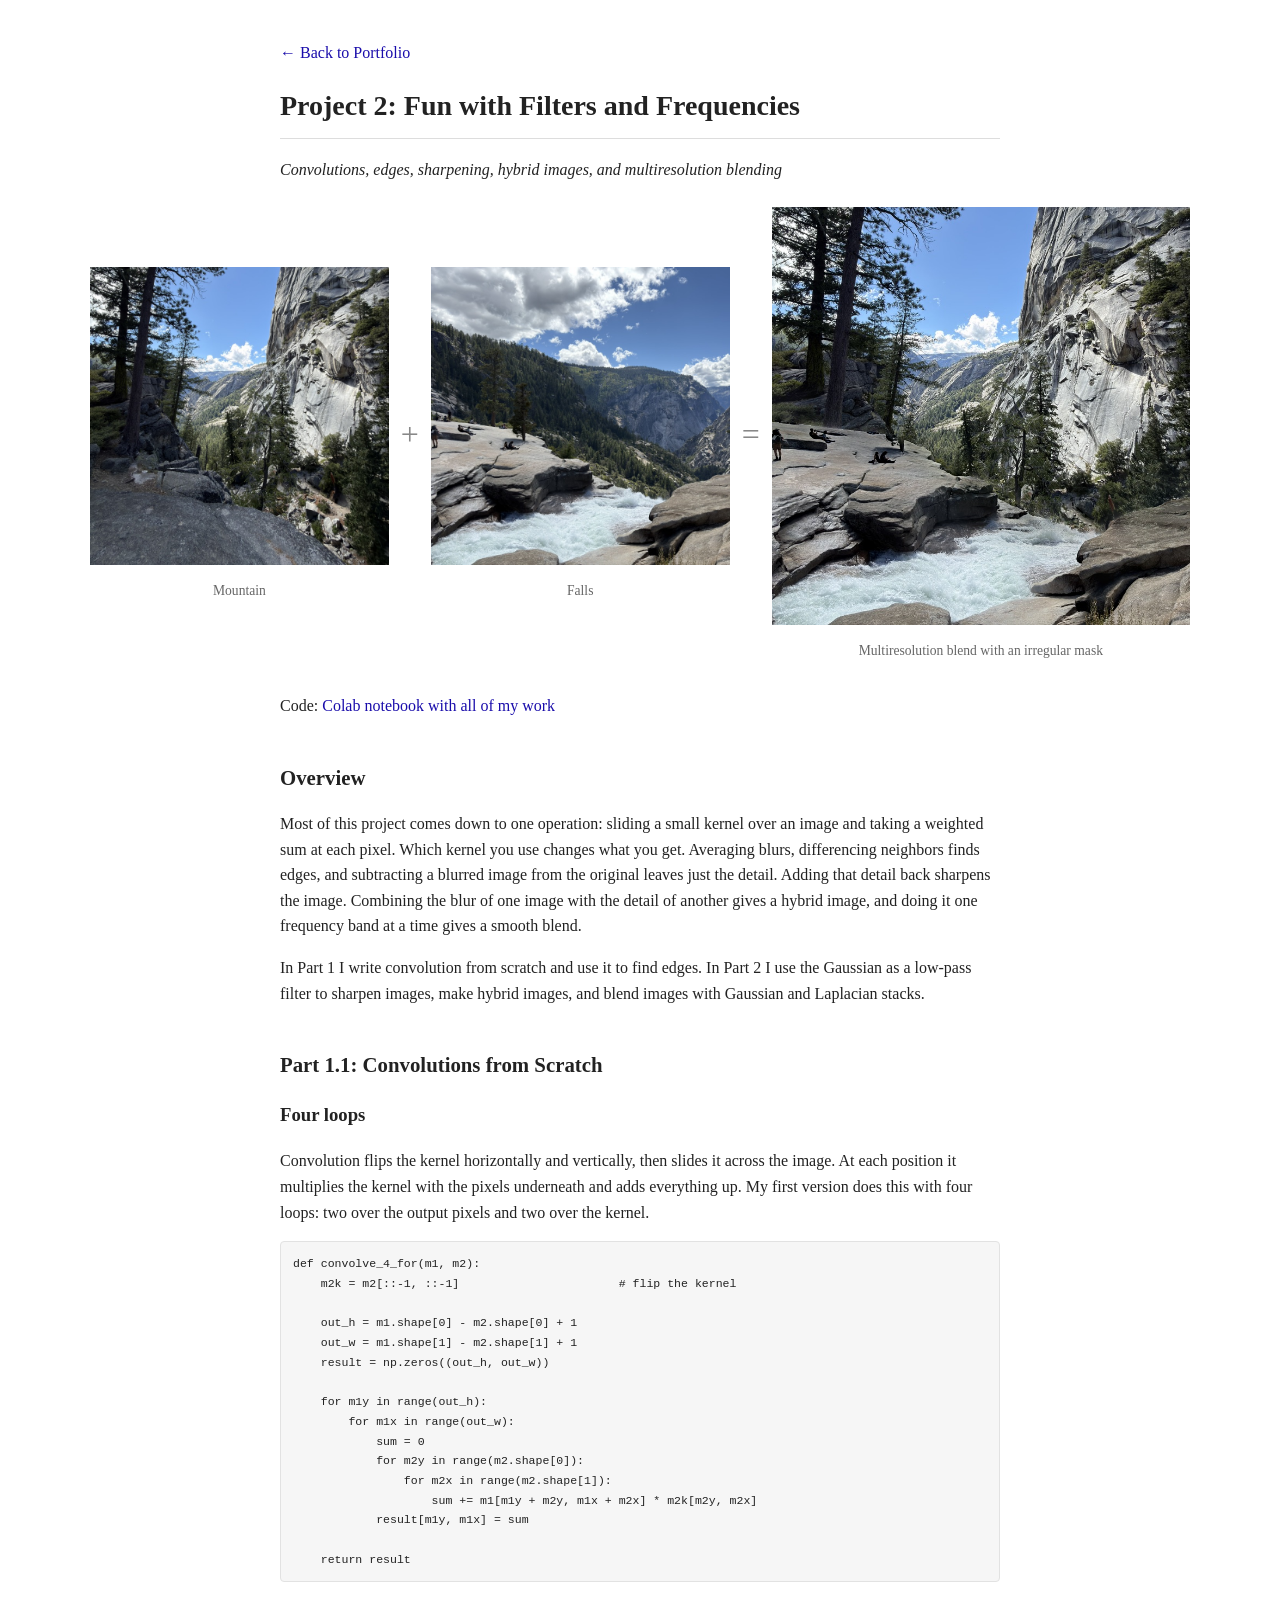
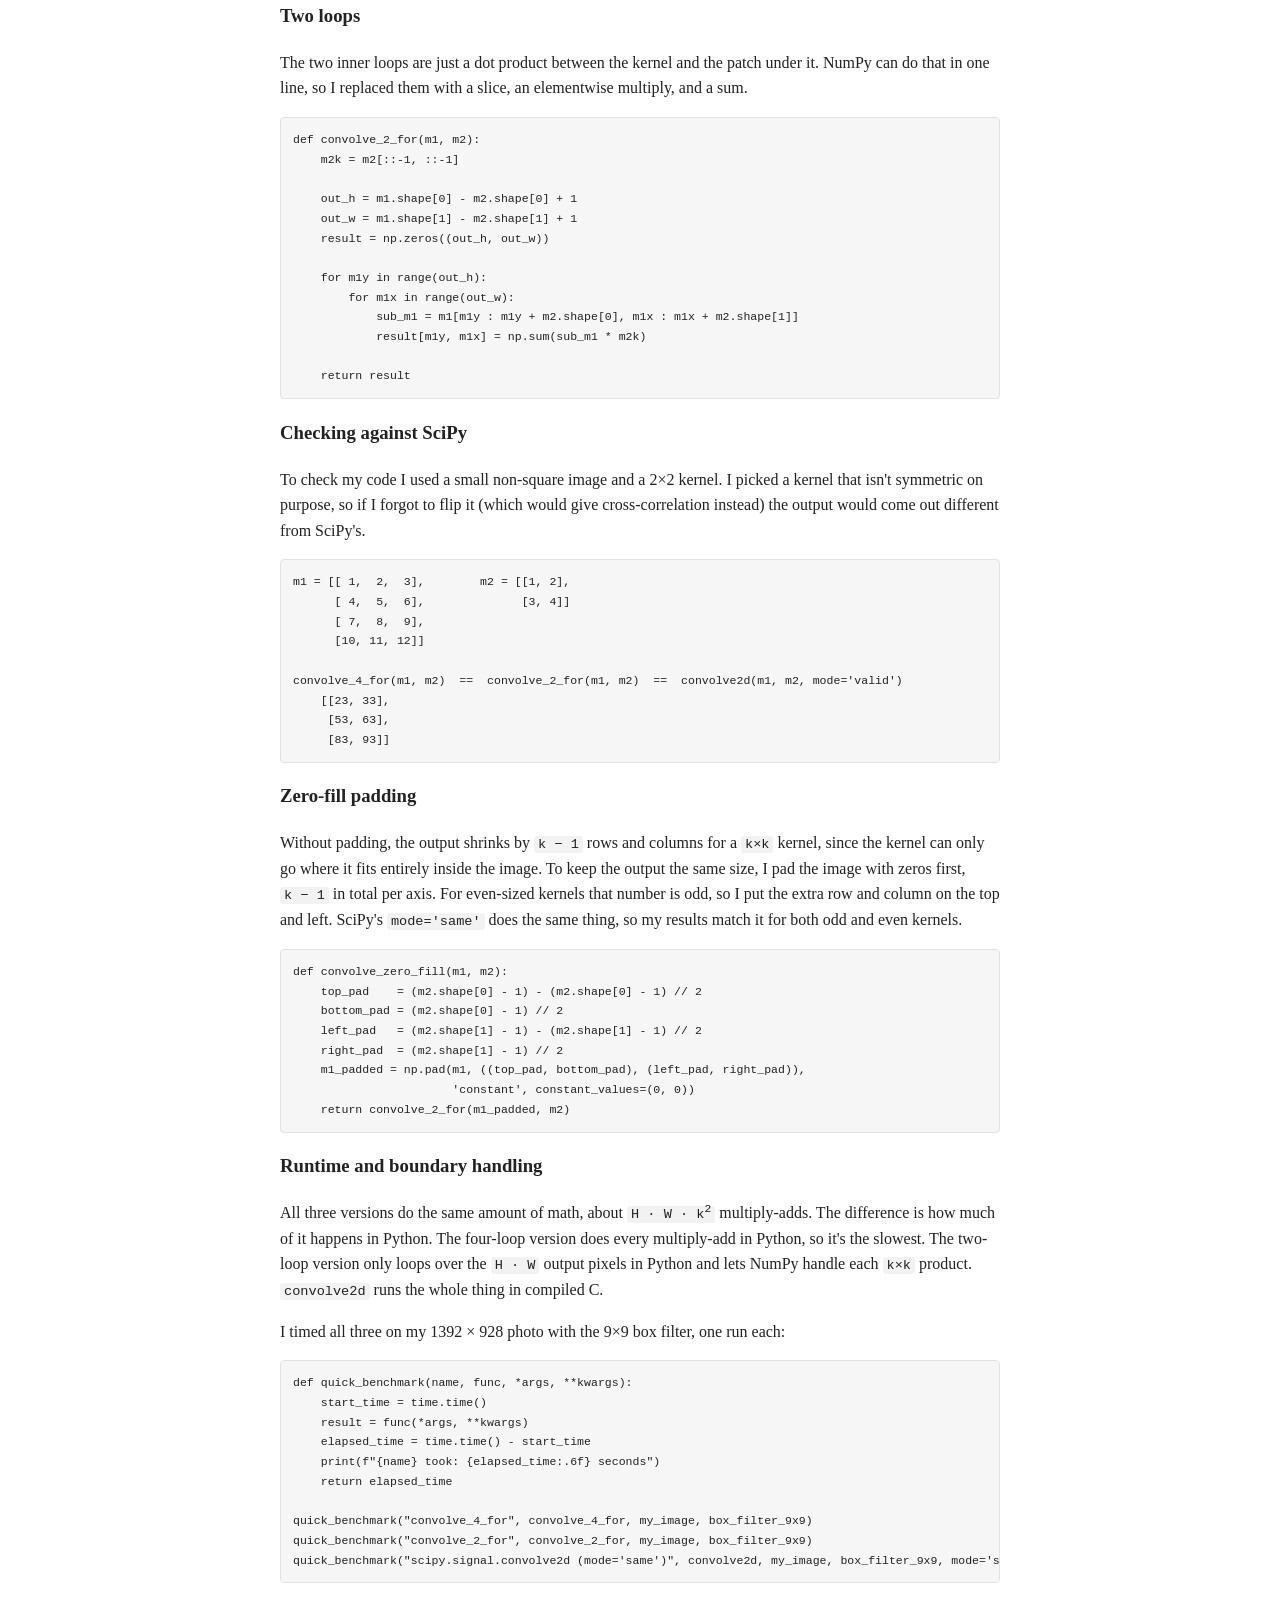
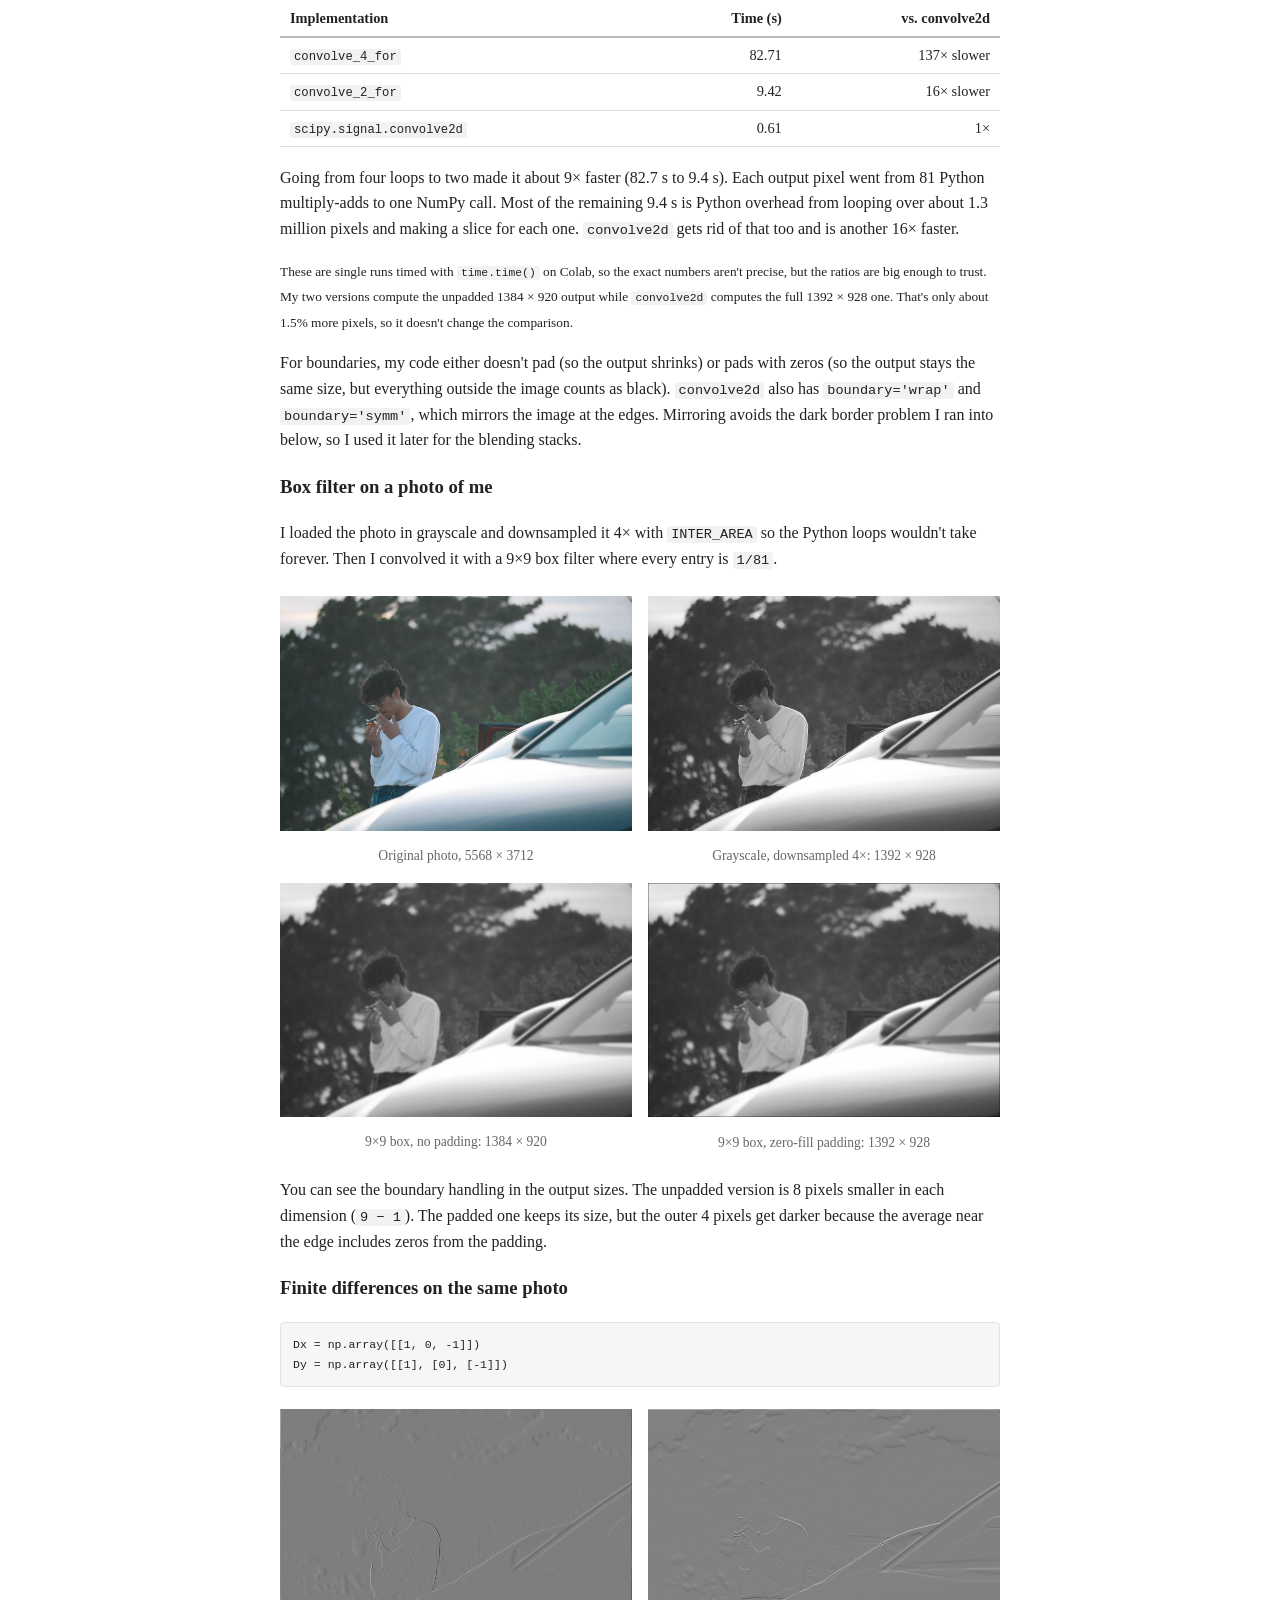
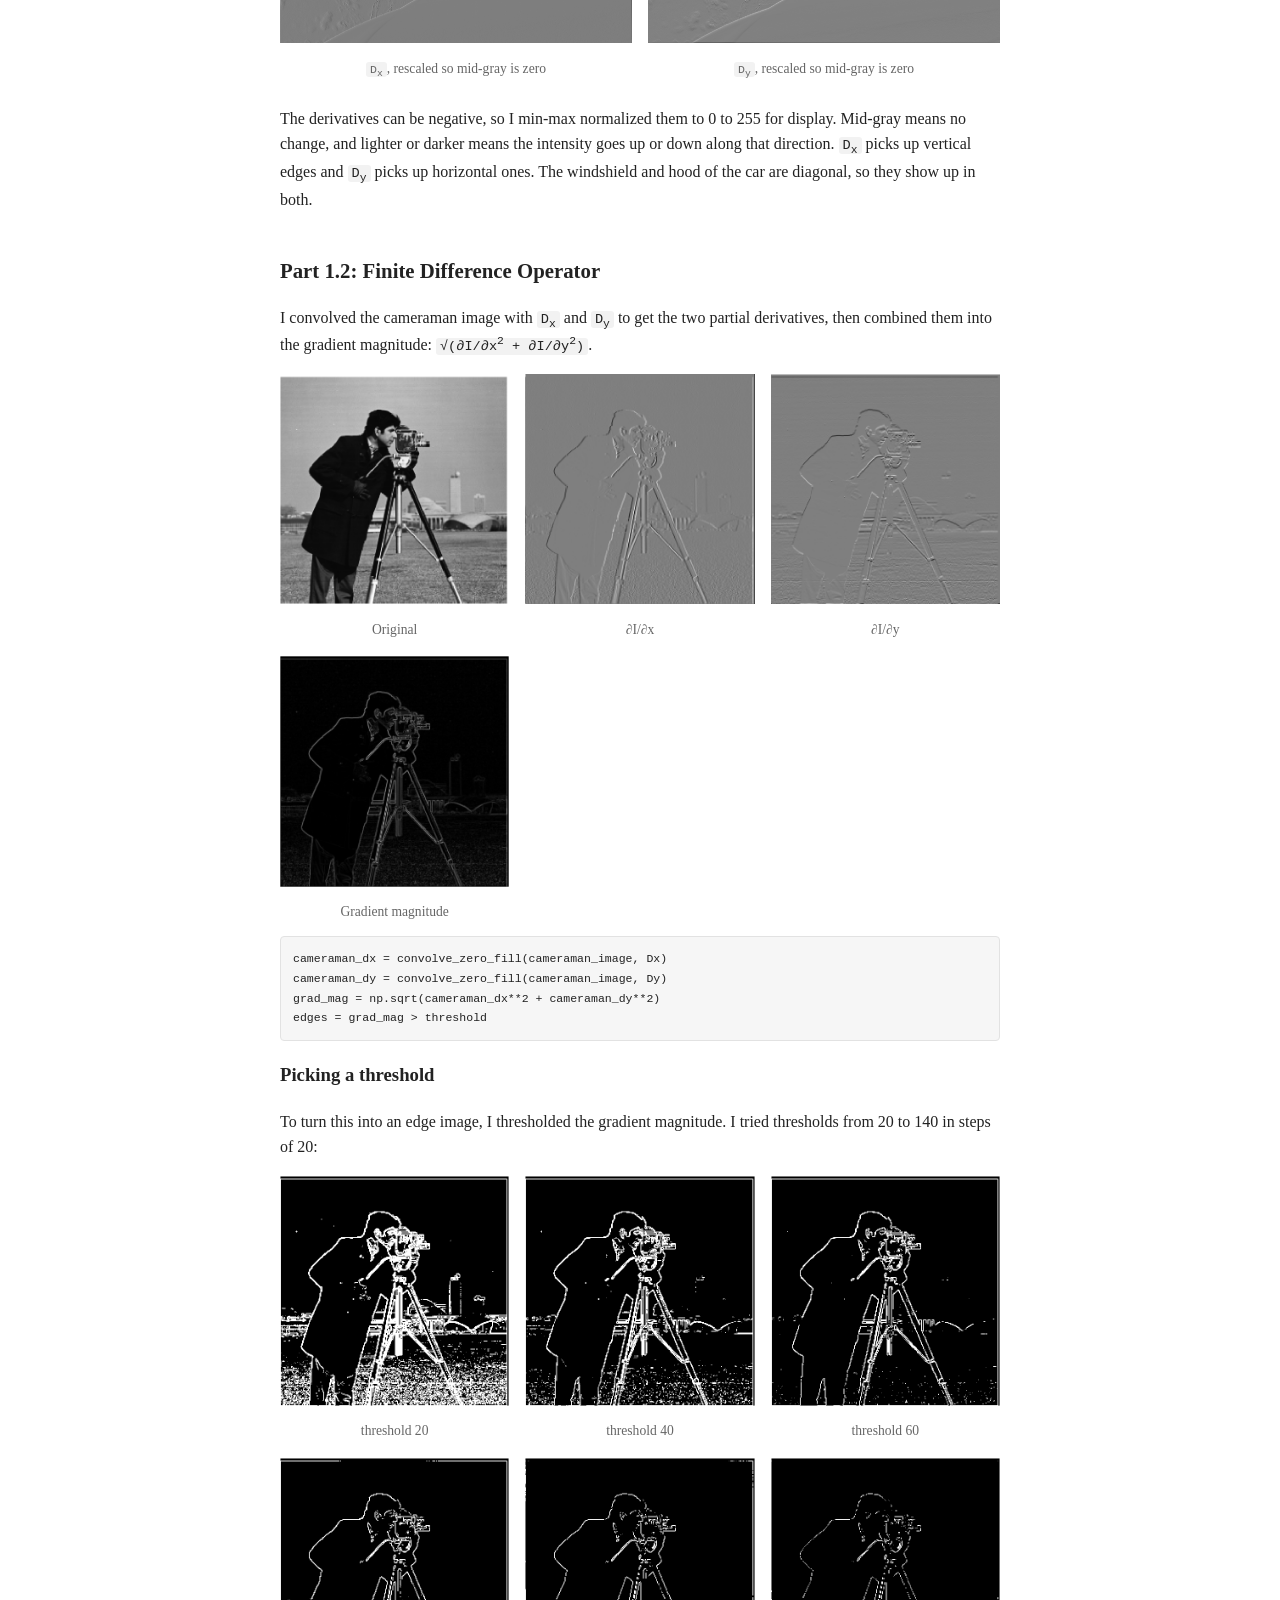
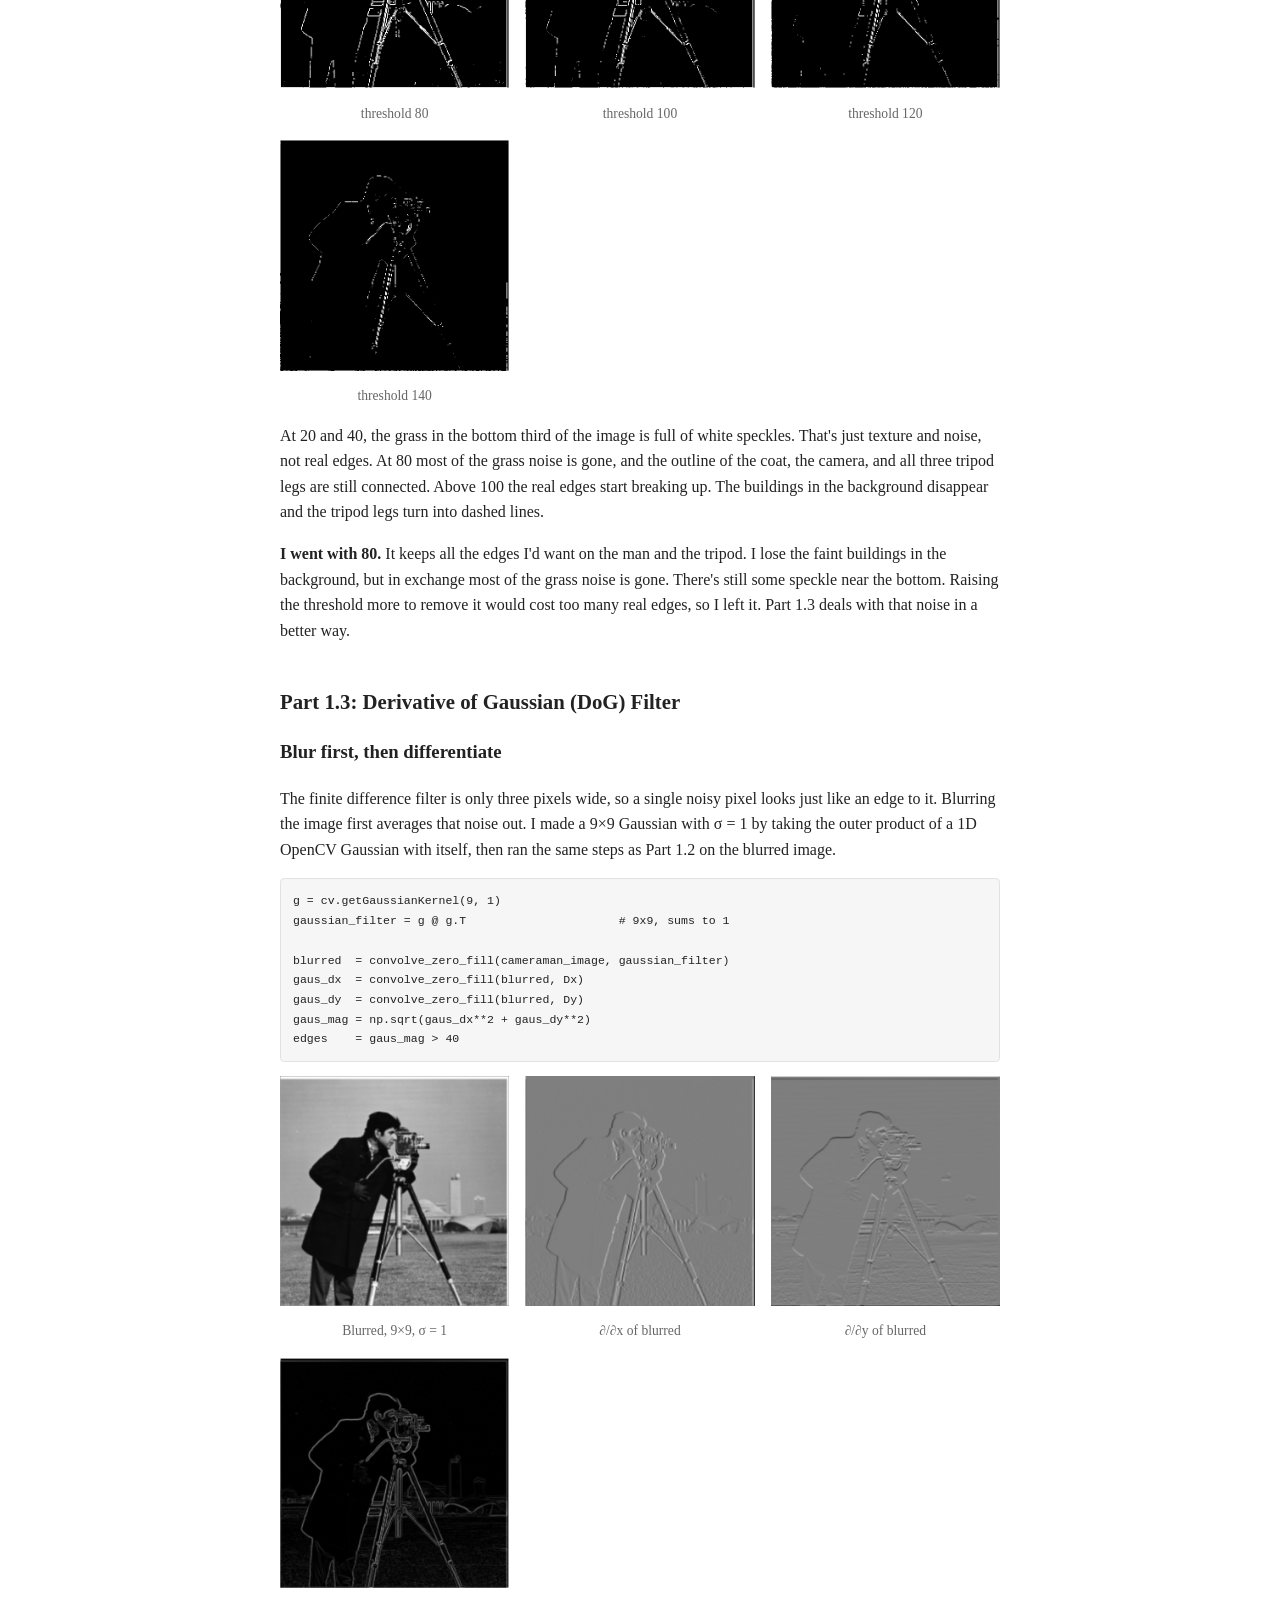
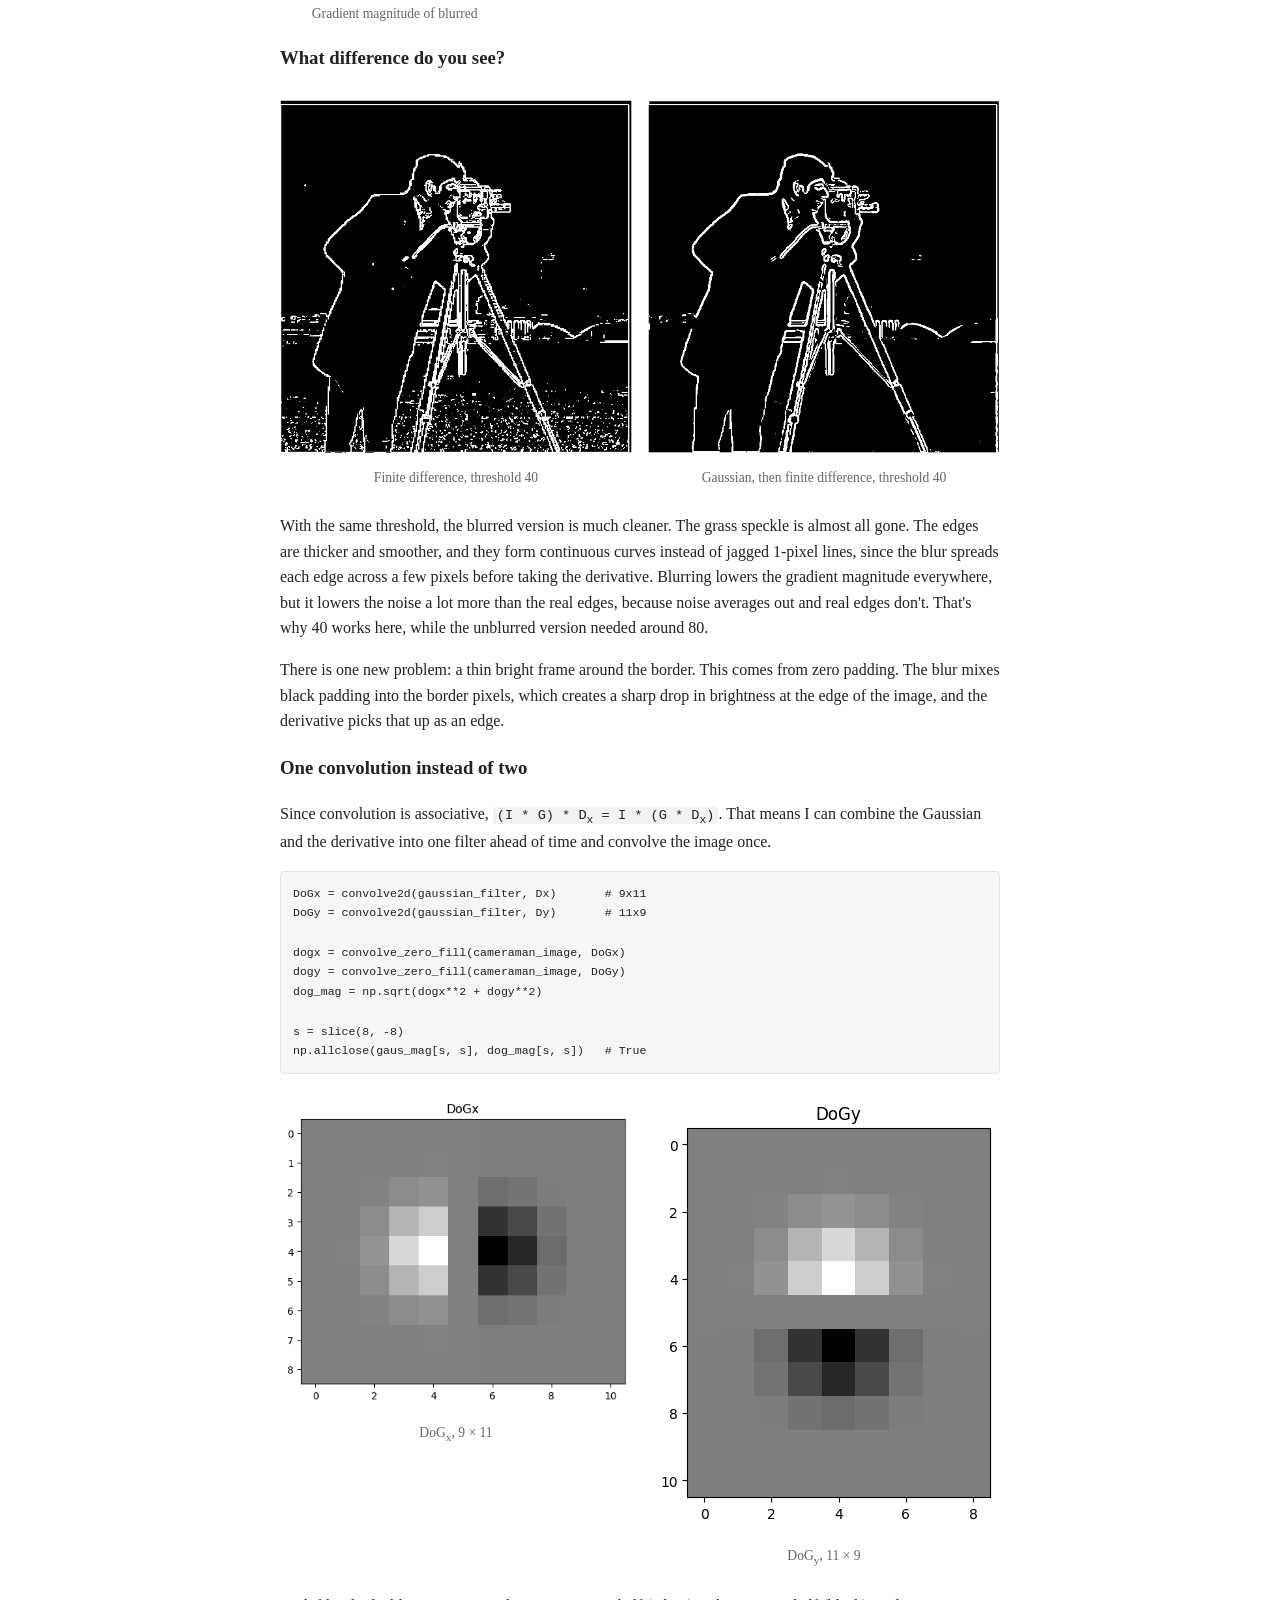
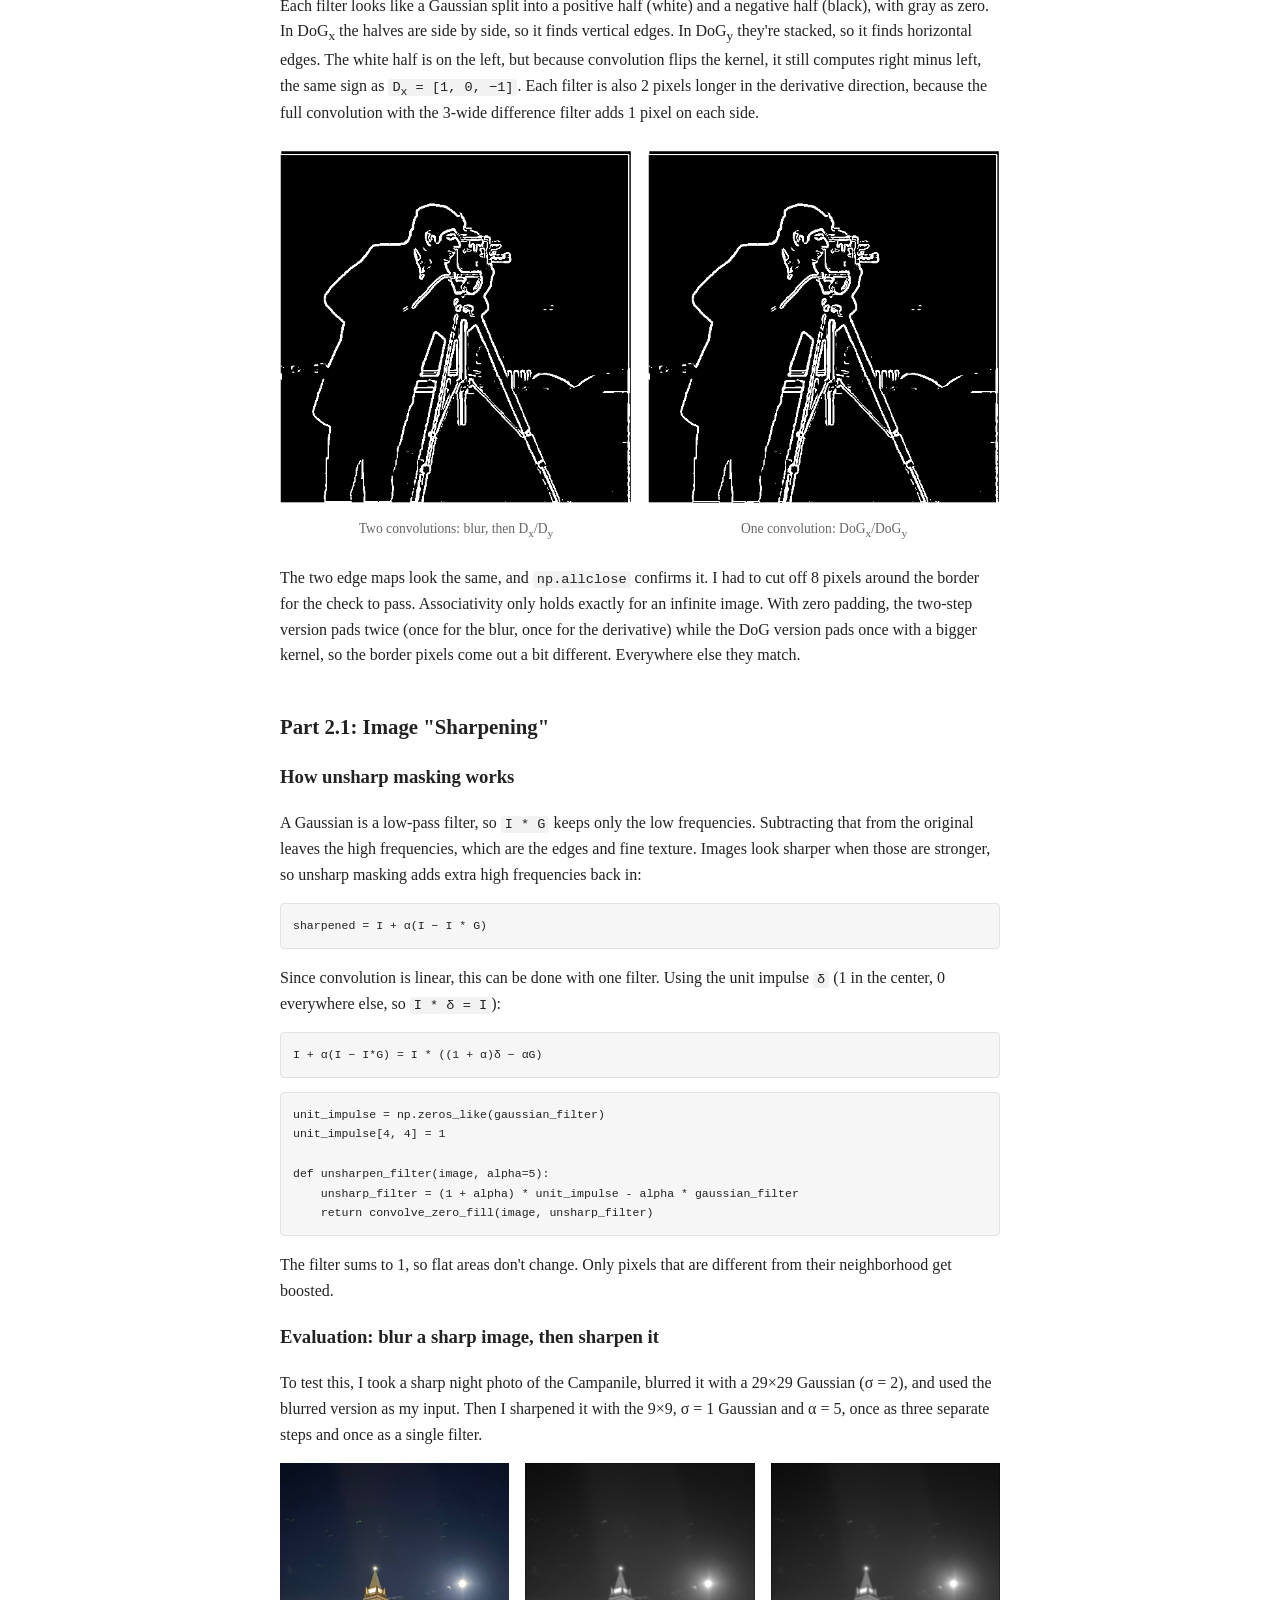
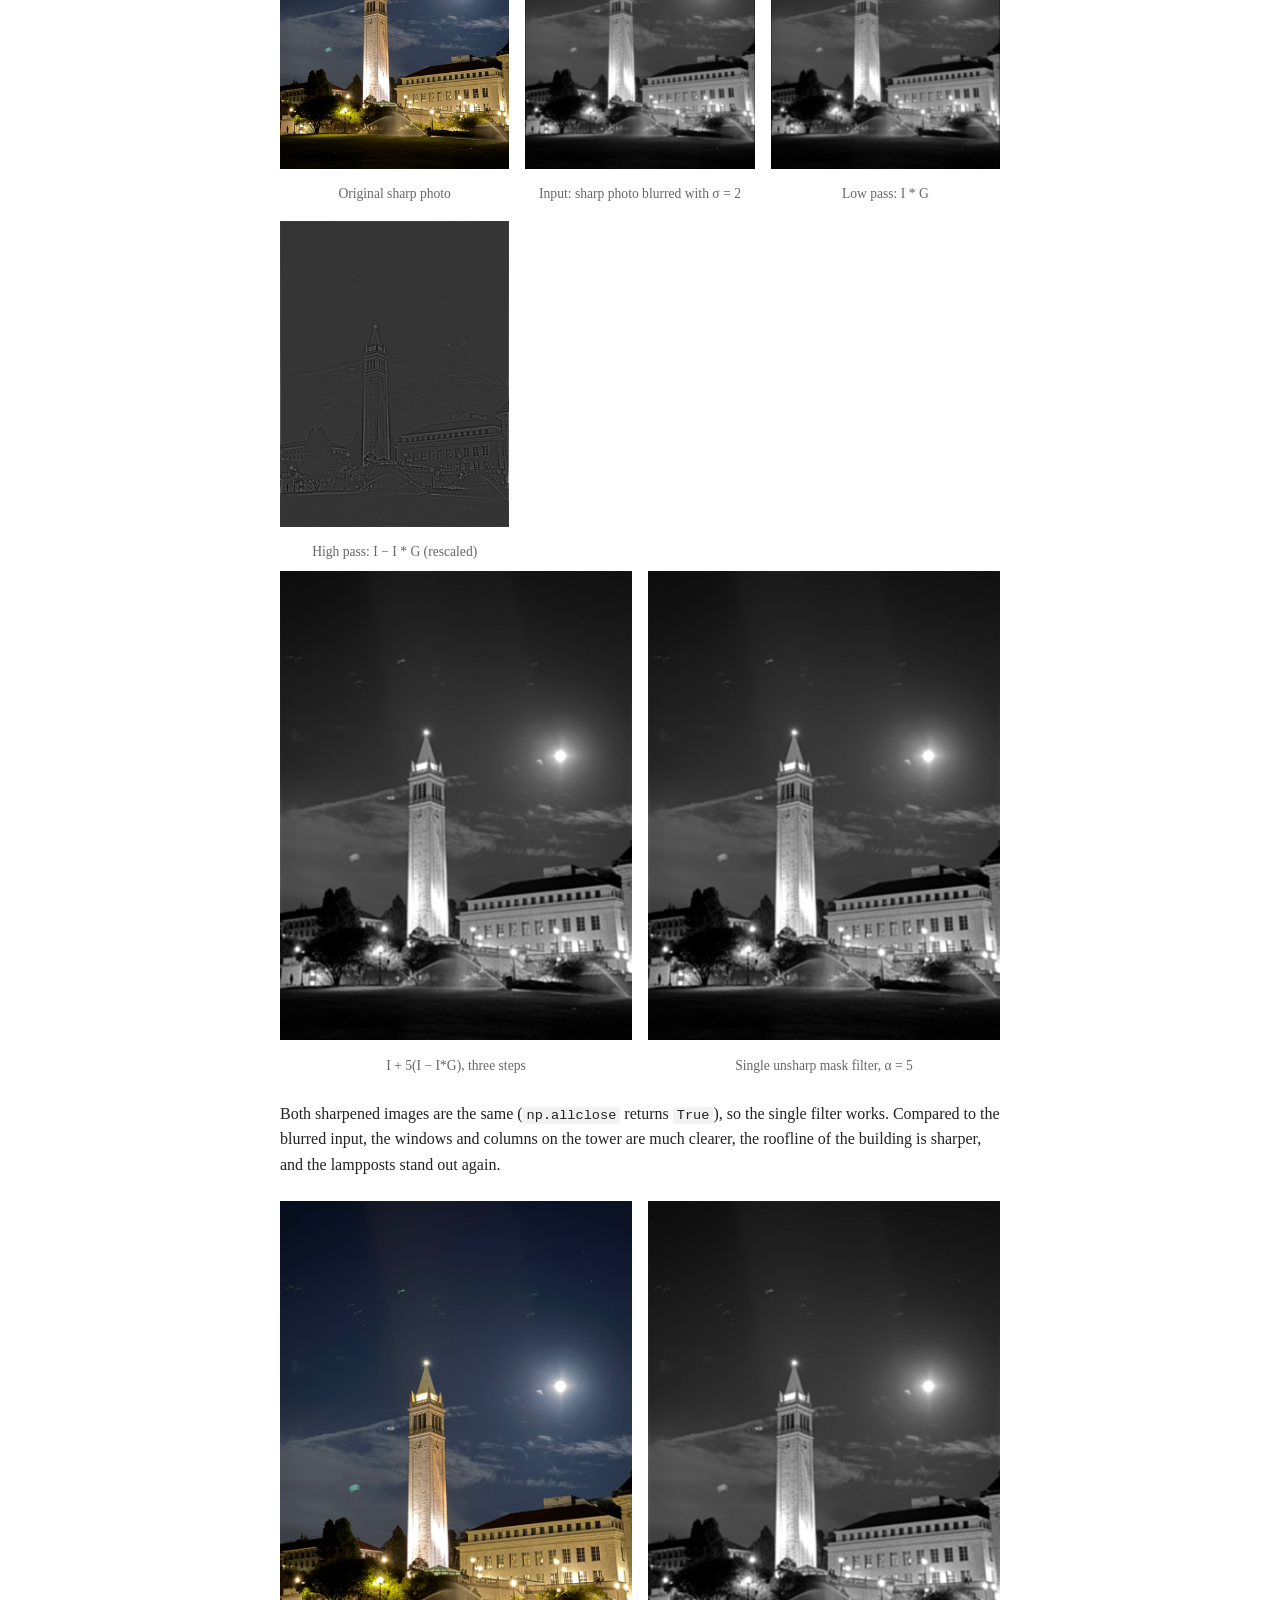
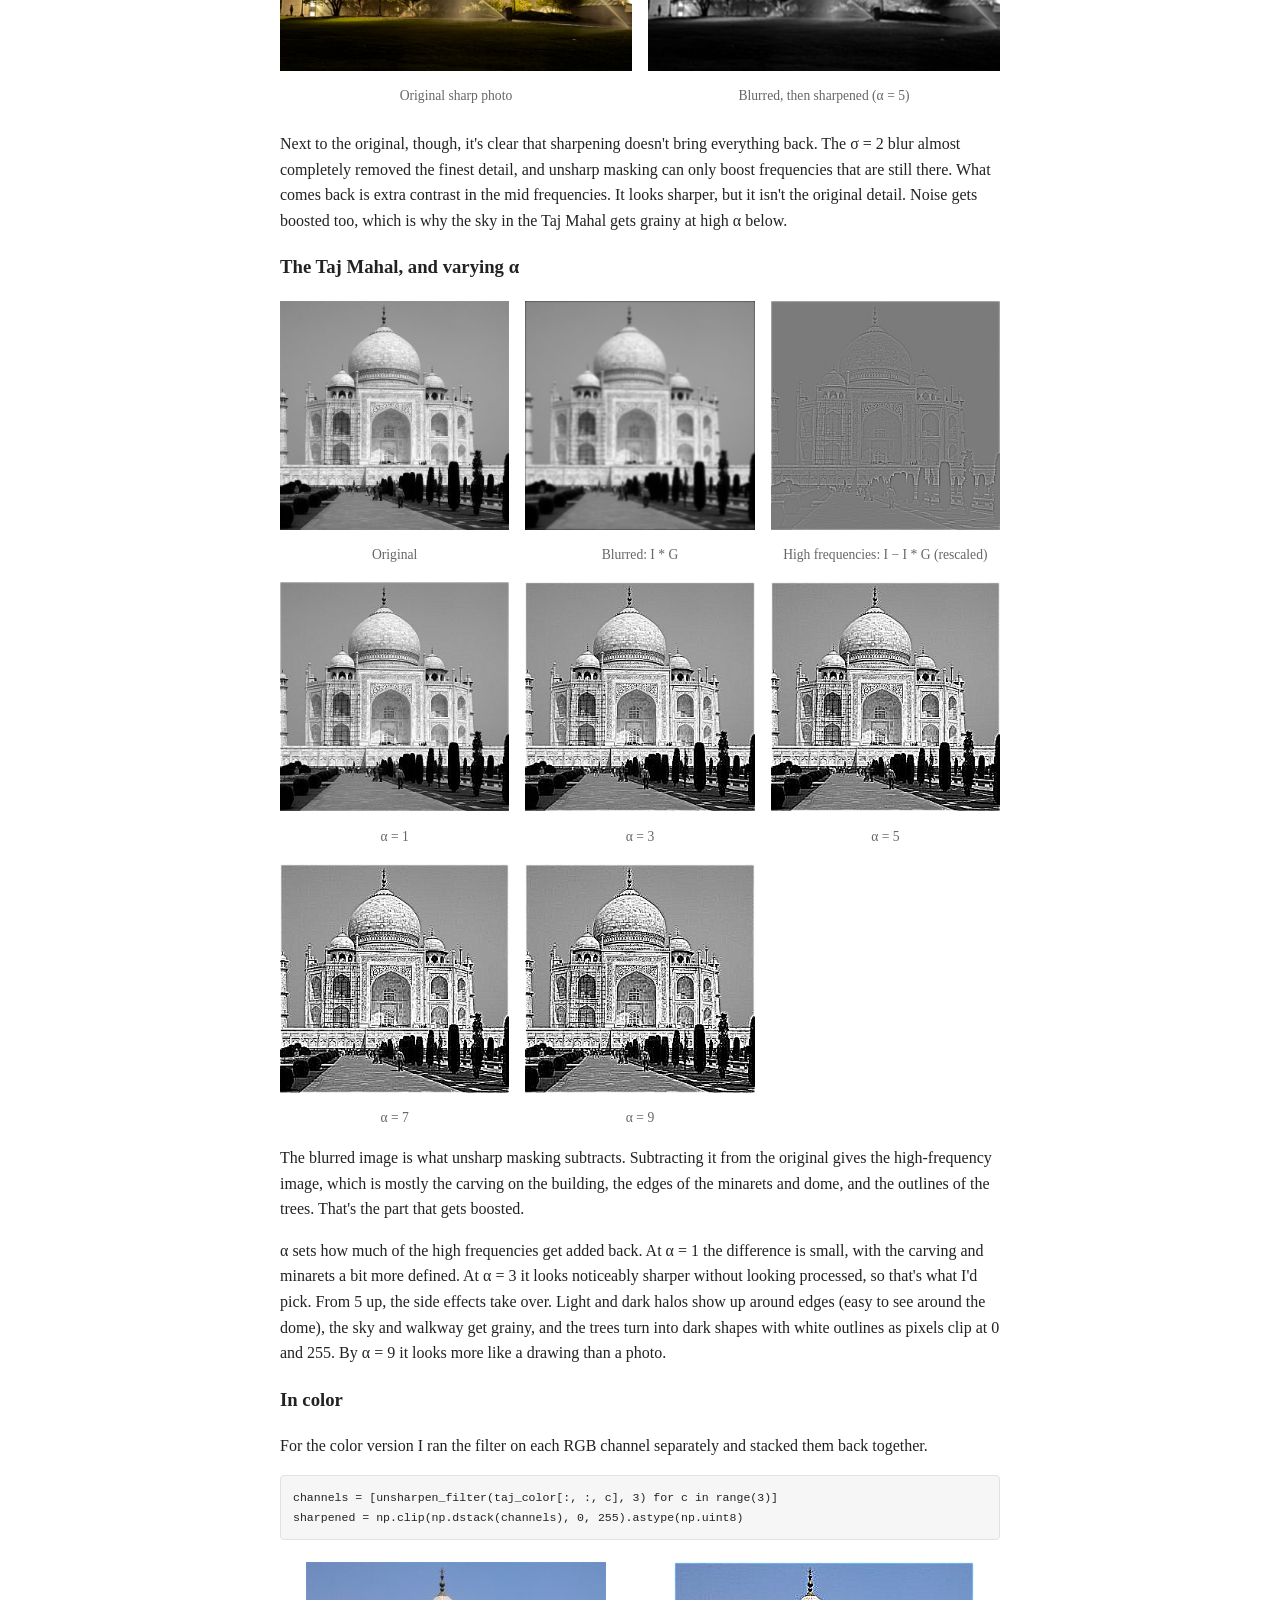
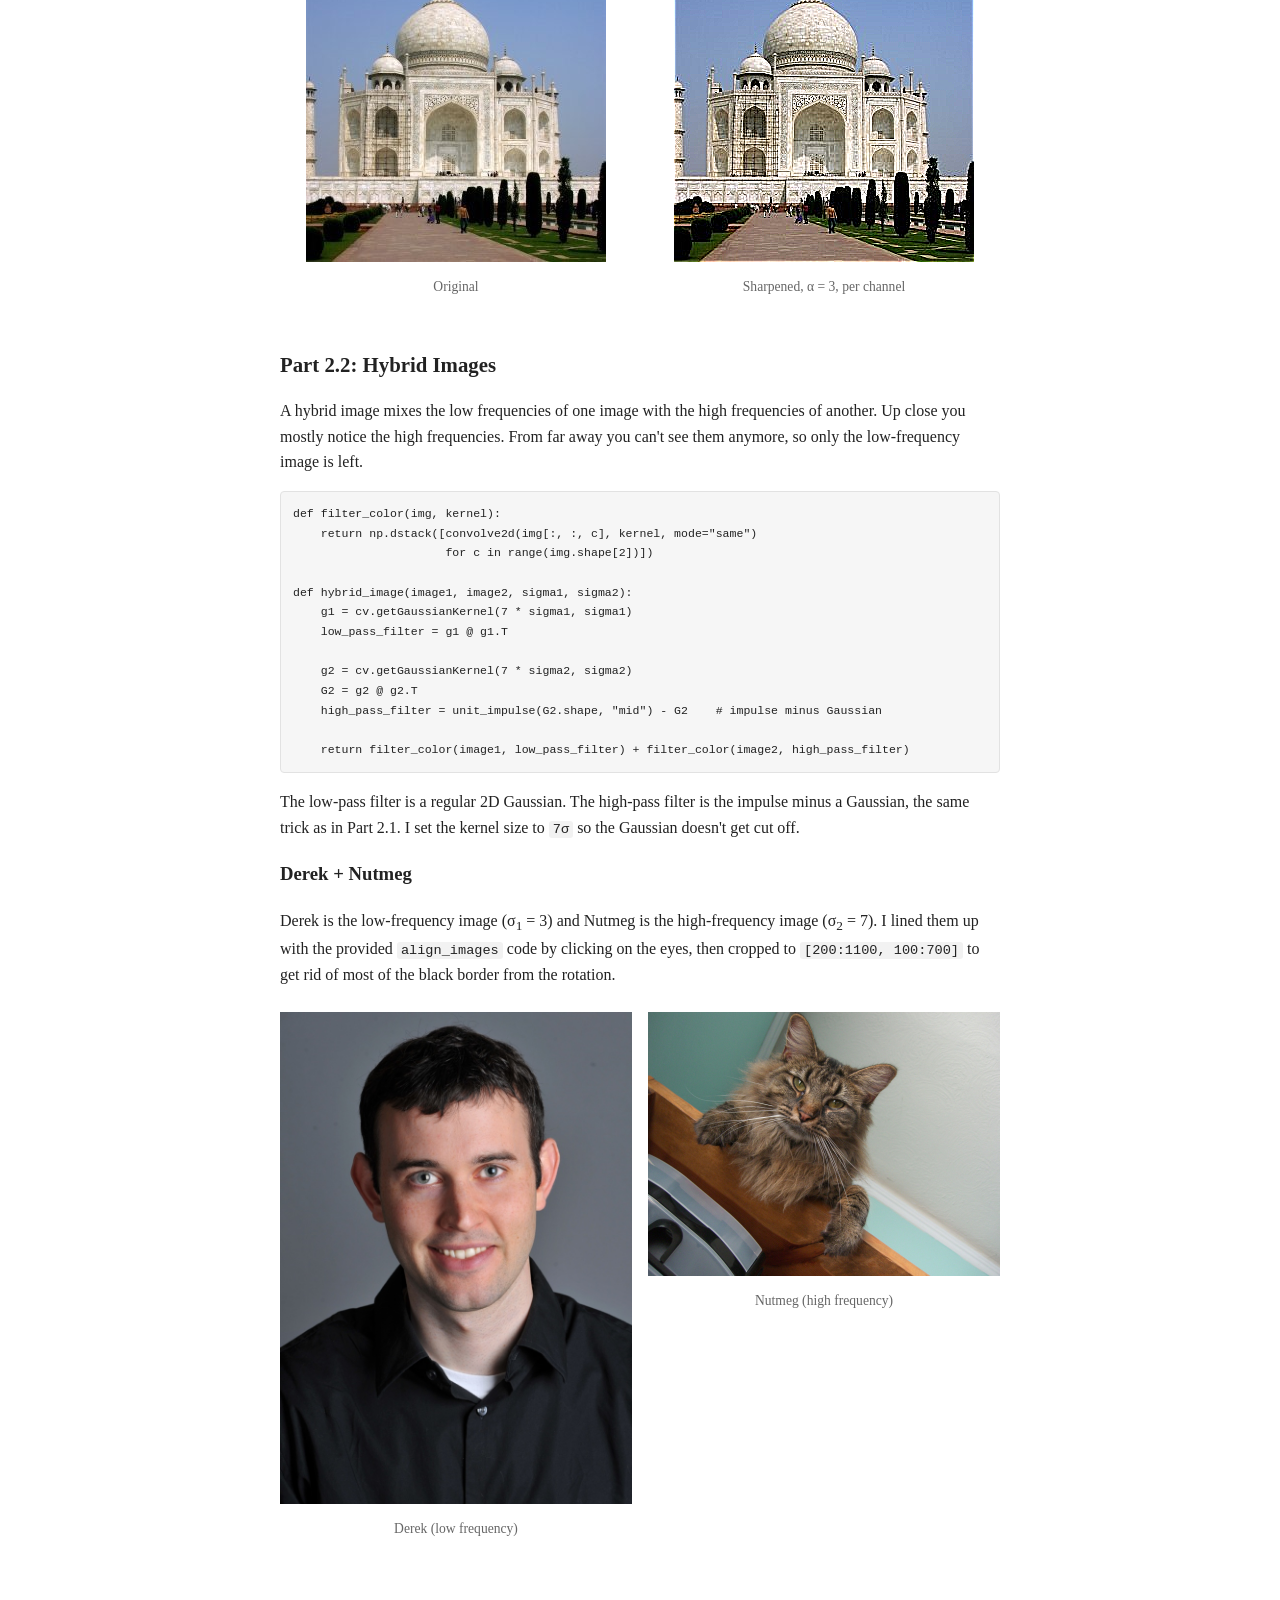
<file: 2/index.html>
<!DOCTYPE html>
<html>
<head>
    <meta charset="utf-8">
    <meta name="viewport" content="width=device-width, initial-scale=1">
    <title>Project 2: Fun with Filters and Frequencies</title>
    <link rel="stylesheet" href="../styles.css">
</head>
<body>
    <p><a href="../index.html">&larr; Back to Portfolio</a></p>

    <h1>Project 2: Fun with Filters and Frequencies</h1>
    <p><em>Convolutions, edges, sharpening, hybrid images, and multiresolution blending</em></p>

    <div class="banner wide">
        <figure>
            <img src="./images/Mountain_Cropped.png" alt="Yosemite valley view, cropped">
            <figcaption>Mountain</figcaption>
        </figure>
        <span class="banner-op">+</span>
        <figure>
            <img src="./images/Falls_Cropped.png" alt="Waterfall over rocks, cropped">
            <figcaption>Falls</figcaption>
        </figure>
        <span class="banner-op">=</span>
        <figure>
            <img src="./images/Yosemite_Adjusted_Final_Blended.png" alt="Mountain and falls blended with an irregular mask">
            <figcaption>Multiresolution blend with an irregular mask</figcaption>
        </figure>
    </div>

    <p>Code: <a href="https://colab.research.google.com/drive/1dDqBPNoX6HohctWBm7fsLvGqUs2pw-lk?usp=sharing">Colab notebook with all of my work</a></p>

    <h2>Overview</h2>
    <p>
        Most of this project comes down to one operation: sliding a small kernel over an image
        and taking a weighted sum at each pixel. Which kernel you use changes what you get.
        Averaging blurs, differencing neighbors finds edges, and subtracting a blurred image
        from the original leaves just the detail. Adding that detail back sharpens the image.
        Combining the blur of one image with the detail of another gives a hybrid image, and
        doing it one frequency band at a time gives a smooth blend.
    </p>
    <p>
        In Part 1 I write convolution from scratch and use it to find edges. In Part 2 I use the
        Gaussian as a low-pass filter to sharpen images, make hybrid images, and blend images
        with Gaussian and Laplacian stacks.
    </p>

    <!-- ===================================================================== -->
    <!-- ============================== PART 1 =============================== -->
    <!-- ===================================================================== -->
    <h2>Part 1.1: Convolutions from Scratch</h2>

    <h3>Four loops</h3>
    <p>
        Convolution flips the kernel horizontally and vertically, then slides it across the
        image. At each position it multiplies the kernel with the pixels underneath and adds
        everything up. My first version does this with four loops: two over the output pixels
        and two over the kernel.
    </p>
<pre><code>def convolve_4_for(m1, m2):
    m2k = m2[::-1, ::-1]                       # flip the kernel

    out_h = m1.shape[0] - m2.shape[0] + 1
    out_w = m1.shape[1] - m2.shape[1] + 1
    result = np.zeros((out_h, out_w))

    for m1y in range(out_h):
        for m1x in range(out_w):
            sum = 0
            for m2y in range(m2.shape[0]):
                for m2x in range(m2.shape[1]):
                    sum += m1[m1y + m2y, m1x + m2x] * m2k[m2y, m2x]
            result[m1y, m1x] = sum

    return result</code></pre>

    <h3>Two loops</h3>
    <p>
        The two inner loops are just a dot product between the kernel and the patch under it.
        NumPy can do that in one line, so I replaced them with a slice, an elementwise multiply,
        and a sum.
    </p>
<pre><code>def convolve_2_for(m1, m2):
    m2k = m2[::-1, ::-1]

    out_h = m1.shape[0] - m2.shape[0] + 1
    out_w = m1.shape[1] - m2.shape[1] + 1
    result = np.zeros((out_h, out_w))

    for m1y in range(out_h):
        for m1x in range(out_w):
            sub_m1 = m1[m1y : m1y + m2.shape[0], m1x : m1x + m2.shape[1]]
            result[m1y, m1x] = np.sum(sub_m1 * m2k)

    return result</code></pre>

    <h3>Checking against SciPy</h3>
    <p>
        To check my code I used a small non-square image and a 2&times;2 kernel. I picked a
        kernel that isn't symmetric on purpose, so if I forgot to flip it (which would give
        cross-correlation instead) the output would come out different from SciPy's.
    </p>
<pre><code>m1 = [[ 1,  2,  3],        m2 = [[1, 2],
      [ 4,  5,  6],              [3, 4]]
      [ 7,  8,  9],
      [10, 11, 12]]

convolve_4_for(m1, m2)  ==  convolve_2_for(m1, m2)  ==  convolve2d(m1, m2, mode='valid')
    [[23, 33],
     [53, 63],
     [83, 93]]</code></pre>

    <h3>Zero-fill padding</h3>
    <p>
        Without padding, the output shrinks by <code>k&nbsp;&minus;&nbsp;1</code> rows and
        columns for a <code>k&times;k</code> kernel, since the kernel can only go where it fits
        entirely inside the image. To keep the output the same size, I pad the image with zeros
        first, <code>k&nbsp;&minus;&nbsp;1</code> in total per axis. For even-sized kernels that
        number is odd, so I put the extra row and column on the top and left. SciPy's
        <code>mode='same'</code> does the same thing, so my results match it for both odd and
        even kernels.
    </p>
<pre><code>def convolve_zero_fill(m1, m2):
    top_pad    = (m2.shape[0] - 1) - (m2.shape[0] - 1) // 2
    bottom_pad = (m2.shape[0] - 1) // 2
    left_pad   = (m2.shape[1] - 1) - (m2.shape[1] - 1) // 2
    right_pad  = (m2.shape[1] - 1) // 2
    m1_padded = np.pad(m1, ((top_pad, bottom_pad), (left_pad, right_pad)),
                       'constant', constant_values=(0, 0))
    return convolve_2_for(m1_padded, m2)</code></pre>

    <h3>Runtime and boundary handling</h3>
    <p>
        All three versions do the same amount of math, about
        <code>H&nbsp;&middot;&nbsp;W&nbsp;&middot;&nbsp;k<sup>2</sup></code> multiply-adds. The
        difference is how much of it happens in Python. The four-loop version does every
        multiply-add in Python, so it's the slowest. The two-loop version only loops over the
        <code>H&nbsp;&middot;&nbsp;W</code> output pixels in Python and lets NumPy handle each
        <code>k&times;k</code> product. <code>convolve2d</code> runs the whole thing in compiled
        C.
    </p>
    <p>
        I timed all three on my 1392 &times; 928 photo with the 9&times;9 box filter, one run each:
    </p>
<pre><code>def quick_benchmark(name, func, *args, **kwargs):
    start_time = time.time()
    result = func(*args, **kwargs)
    elapsed_time = time.time() - start_time
    print(f"{name} took: {elapsed_time:.6f} seconds")
    return elapsed_time

quick_benchmark("convolve_4_for", convolve_4_for, my_image, box_filter_9x9)
quick_benchmark("convolve_2_for", convolve_2_for, my_image, box_filter_9x9)
quick_benchmark("scipy.signal.convolve2d (mode='same')", convolve2d, my_image, box_filter_9x9, mode='same')</code></pre>
    <table>
        <thead>
            <tr>
                <th>Implementation</th>
                <th class="num">Time (s)</th>
                <th class="num">vs. convolve2d</th>
            </tr>
        </thead>
        <tbody>
            <tr><td><code>convolve_4_for</code></td><td class="num">82.71</td><td class="num">137&times; slower</td></tr>
            <tr><td><code>convolve_2_for</code></td><td class="num">9.42</td><td class="num">16&times; slower</td></tr>
            <tr><td><code>scipy.signal.convolve2d</code></td><td class="num">0.61</td><td class="num">1&times;</td></tr>
        </tbody>
    </table>
    <p>
        Going from four loops to two made it about 9&times; faster (82.7 s to 9.4 s). Each
        output pixel went from 81 Python multiply-adds to one NumPy call. Most of the remaining
        9.4 s is Python overhead from looping over about 1.3 million pixels and making a slice
        for each one. <code>convolve2d</code> gets rid of that too and is another 16&times;
        faster.
    </p>
    <p>
        <small>
            These are single runs timed with <code>time.time()</code> on Colab, so the exact
            numbers aren't precise, but the ratios are big enough to trust. My two versions
            compute the unpadded 1384 &times; 920 output while <code>convolve2d</code> computes
            the full 1392 &times; 928 one. That's only about 1.5% more pixels, so it doesn't
            change the comparison.
        </small>
    </p>
    <p>
        For boundaries, my code either doesn't pad (so the output shrinks) or pads with zeros
        (so the output stays the same size, but everything outside the image counts as black).
        <code>convolve2d</code> also has <code>boundary='wrap'</code> and
        <code>boundary='symm'</code>, which mirrors the image at the edges. Mirroring avoids the
        dark border problem I ran into below, so I used it later for the blending stacks.
    </p>

    <h3>Box filter on a photo of me</h3>
    <p>
        I loaded the photo in grayscale and downsampled it 4&times; with <code>INTER_AREA</code>
        so the Python loops wouldn't take forever. Then I convolved it with a 9&times;9 box
        filter where every entry is <code>1/81</code>.
    </p>
    <div class="photo-row">
        <figure>
            <img src="./images/MyPicture.jpg" alt="Original color photo of me" loading="lazy">
            <figcaption>Original photo, 5568 &times; 3712</figcaption>
        </figure>
        <figure>
            <img src="./images/MyPhoto.png" alt="Grayscale photo of me">
            <figcaption>Grayscale, downsampled 4&times;: 1392 &times; 928</figcaption>
        </figure>
    </div>
    <div class="photo-row">
        <figure>
            <img src="./images/MyPhoto_BoxFiltered_NoPadding.png" alt="Box filtered, no padding">
            <figcaption>9&times;9 box, no padding: 1384 &times; 920</figcaption>
        </figure>
        <figure>
            <img src="./images/MyPhoto_BoxFiltered_Padded.png" alt="Box filtered, zero padded">
            <figcaption>9&times;9 box, zero-fill padding: 1392 &times; 928</figcaption>
        </figure>
    </div>
    <p>
        You can see the boundary handling in the output sizes. The unpadded version is 8 pixels
        smaller in each dimension (<code>9&nbsp;&minus;&nbsp;1</code>). The padded one keeps its
        size, but the outer 4 pixels get darker because the average near the edge includes zeros
        from the padding.
    </p>

    <h3>Finite differences on the same photo</h3>
<pre><code>Dx = np.array([[1, 0, -1]])
Dy = np.array([[1], [0], [-1]])</code></pre>
    <div class="photo-row">
        <figure>
            <img src="./images/MyImage_Dx_Padded.png" alt="Dx of my photo">
            <figcaption><code>D<sub>x</sub></code>, rescaled so mid-gray is zero</figcaption>
        </figure>
        <figure>
            <img src="./images/MyImage_Dy_Padded.png" alt="Dy of my photo">
            <figcaption><code>D<sub>y</sub></code>, rescaled so mid-gray is zero</figcaption>
        </figure>
    </div>
    <p>
        The derivatives can be negative, so I min-max normalized them to 0 to 255 for display.
        Mid-gray means no change, and lighter or darker means the intensity goes up or down
        along that direction. <code>D<sub>x</sub></code> picks up vertical edges and
        <code>D<sub>y</sub></code> picks up horizontal ones. The windshield and hood of the car
        are diagonal, so they show up in both.
    </p>

    <!-- ============================== 1.2 =============================== -->
    <h2>Part 1.2: Finite Difference Operator</h2>
    <p>
        I convolved the cameraman image with <code>D<sub>x</sub></code> and
        <code>D<sub>y</sub></code> to get the two partial derivatives, then combined them into
        the gradient magnitude: <code>&radic;(&part;I/&part;x<sup>2</sup> +
        &part;I/&part;y<sup>2</sup>)</code>.
    </p>
    <div class="gallery">
        <figure>
            <img src="./images/Cameraman_Original.png" alt="Cameraman original">
            <figcaption>Original</figcaption>
        </figure>
        <figure>
            <img src="./images/Cameraman_Dx.png" alt="Cameraman Dx">
            <figcaption>&part;I/&part;x</figcaption>
        </figure>
        <figure>
            <img src="./images/Cameraman_Dy.png" alt="Cameraman Dy">
            <figcaption>&part;I/&part;y</figcaption>
        </figure>
        <figure>
            <img src="./images/Cameraman_Gradient_Magnitude.png" alt="Cameraman gradient magnitude">
            <figcaption>Gradient magnitude</figcaption>
        </figure>
    </div>
<pre><code>cameraman_dx = convolve_zero_fill(cameraman_image, Dx)
cameraman_dy = convolve_zero_fill(cameraman_image, Dy)
grad_mag = np.sqrt(cameraman_dx**2 + cameraman_dy**2)
edges = grad_mag &gt; threshold</code></pre>

    <h3>Picking a threshold</h3>
    <p>
        To turn this into an edge image, I thresholded the gradient magnitude. I tried
        thresholds from 20 to 140 in steps of 20:
    </p>
    <div class="gallery">
        <figure><img src="./images/Camera_man_at_edge_at_threshold20.png" alt="Threshold 20"><figcaption>threshold 20</figcaption></figure>
        <figure><img src="./images/Camera_man_at_edge_at_threshold40.png" alt="Threshold 40"><figcaption>threshold 40</figcaption></figure>
        <figure><img src="./images/Camera_man_at_edge_at_threshold60.png" alt="Threshold 60"><figcaption>threshold 60</figcaption></figure>
        <figure><img src="./images/Camera_man_at_edge_at_threshold80.png" alt="Threshold 80"><figcaption>threshold 80</figcaption></figure>
        <figure><img src="./images/Camera_man_at_edge_at_threshold100.png" alt="Threshold 100"><figcaption>threshold 100</figcaption></figure>
        <figure><img src="./images/Camera_man_at_edge_at_threshold120.png" alt="Threshold 120"><figcaption>threshold 120</figcaption></figure>
        <figure><img src="./images/Camera_man_at_edge_at_threshold140.png" alt="Threshold 140"><figcaption>threshold 140</figcaption></figure>
    </div>
    <p>
        At 20 and 40, the grass in the bottom third of the image is full of white speckles.
        That's just texture and noise, not real edges. At 80 most of the grass noise is gone,
        and the outline of the coat, the camera, and all three tripod legs are still connected.
        Above 100 the real edges start breaking up. The buildings in the background disappear
        and the tripod legs turn into dashed lines.
    </p>
    <p>
        <strong>I went with 80.</strong> It keeps all the edges I'd want on the man and the
        tripod. I lose the faint buildings in the background, but in exchange most of the grass
        noise is gone. There's still some speckle near the bottom. Raising the threshold more to
        remove it would cost too many real edges, so I left it. Part 1.3 deals with that noise
        in a better way.
    </p>
    <!-- ============================== 1.3 =============================== -->
    <h2>Part 1.3: Derivative of Gaussian (DoG) Filter</h2>

    <h3>Blur first, then differentiate</h3>
    <p>
        The finite difference filter is only three pixels wide, so a single noisy pixel looks
        just like an edge to it. Blurring the image first averages that noise out. I made a
        9&times;9 Gaussian with &sigma;&nbsp;=&nbsp;1 by taking the outer product of a 1D OpenCV
        Gaussian with itself, then ran the same steps as Part 1.2 on the blurred image.
    </p>
<pre><code>g = cv.getGaussianKernel(9, 1)
gaussian_filter = g @ g.T                      # 9x9, sums to 1

blurred  = convolve_zero_fill(cameraman_image, gaussian_filter)
gaus_dx  = convolve_zero_fill(blurred, Dx)
gaus_dy  = convolve_zero_fill(blurred, Dy)
gaus_mag = np.sqrt(gaus_dx**2 + gaus_dy**2)
edges    = gaus_mag &gt; 40</code></pre>
    <div class="gallery">
        <figure>
            <img src="./images/Cameraman_Gaussian_Filtered.png" alt="Cameraman Gaussian blurred">
            <figcaption>Blurred, 9&times;9, &sigma;&nbsp;=&nbsp;1</figcaption>
        </figure>
        <figure>
            <img src="./images/Cameraman_Gaussian_Dx.png" alt="Blurred cameraman Dx">
            <figcaption>&part;/&part;x of blurred</figcaption>
        </figure>
        <figure>
            <img src="./images/Cameraman_Gaussian_Dy.png" alt="Blurred cameraman Dy">
            <figcaption>&part;/&part;y of blurred</figcaption>
        </figure>
        <figure>
            <img src="./images/Cameraman_Gaussian_Gradient_Magnitude.png" alt="Blurred cameraman gradient magnitude">
            <figcaption>Gradient magnitude of blurred</figcaption>
        </figure>
    </div>

    <h3>What difference do you see?</h3>
    <div class="photo-row">
        <figure>
            <img src="./images/Camera_man_at_edge_at_threshold40.png" alt="Finite difference edges at 40">
            <figcaption>Finite difference, threshold 40</figcaption>
        </figure>
        <figure>
            <img src="./images/Cameraman_Gaussian_Edges_40.png" alt="Gaussian then finite difference edges at 40">
            <figcaption>Gaussian, then finite difference, threshold 40</figcaption>
        </figure>
    </div>
    <p>
        With the same threshold, the blurred version is much cleaner. The grass speckle is
        almost all gone. The edges are thicker and smoother, and they form continuous curves
        instead of jagged 1-pixel lines, since the blur spreads each edge across a few pixels
        before taking the derivative. Blurring lowers the gradient magnitude everywhere, but it
        lowers the noise a lot more than the real edges, because noise averages out and real
        edges don't. That's why 40 works here, while the unblurred version needed around 80.
    </p>
    <p>
        There is one new problem: a thin bright frame around the border. This comes from zero
        padding. The blur mixes black padding into the border pixels, which creates a sharp drop
        in brightness at the edge of the image, and the derivative picks that up as an edge.
    </p>

    <h3>One convolution instead of two</h3>
    <p>
        Since convolution is associative,
        <code>(I&nbsp;*&nbsp;G)&nbsp;*&nbsp;D<sub>x</sub>&nbsp;=&nbsp;I&nbsp;*&nbsp;(G&nbsp;*&nbsp;D<sub>x</sub>)</code>.
        That means I can combine the Gaussian and the derivative into one filter ahead of time
        and convolve the image once.
    </p>
<pre><code>DoGx = convolve2d(gaussian_filter, Dx)       # 9x11
DoGy = convolve2d(gaussian_filter, Dy)       # 11x9

dogx = convolve_zero_fill(cameraman_image, DoGx)
dogy = convolve_zero_fill(cameraman_image, DoGy)
dog_mag = np.sqrt(dogx**2 + dogy**2)

s = slice(8, -8)
np.allclose(gaus_mag[s, s], dog_mag[s, s])   # True</code></pre>
    <div class="photo-row">
        <figure>
            <img src="./images/DoGx.png" alt="Derivative of Gaussian filter in x">
            <figcaption>DoG<sub>x</sub>, 9 &times; 11</figcaption>
        </figure>
        <figure>
            <img src="./images/DoGy.png" alt="Derivative of Gaussian filter in y">
            <figcaption>DoG<sub>y</sub>, 11 &times; 9</figcaption>
        </figure>
    </div>
    <p>
        Each filter looks like a Gaussian split into a positive half (white) and a negative half
        (black), with gray as zero. In DoG<sub>x</sub> the halves are side by side, so it finds
        vertical edges. In DoG<sub>y</sub> they're stacked, so it finds horizontal edges. The
        white half is on the left, but because convolution flips the kernel, it still computes
        right minus left, the same sign as
        <code>D<sub>x</sub>&nbsp;=&nbsp;[1,&nbsp;0,&nbsp;&minus;1]</code>. Each filter is also 2
        pixels longer in the derivative direction, because the full convolution with the 3-wide
        difference filter adds 1 pixel on each side.
    </p>
    <div class="photo-row">
        <figure>
            <img src="./images/Cameraman_Edges_Dup_40.png" alt="Two-step Gaussian then derivative edges">
            <figcaption>Two convolutions: blur, then D<sub>x</sub>/D<sub>y</sub></figcaption>
        </figure>
        <figure>
            <img src="./images/Cameraman_DoG_Edges_40.png" alt="Single DoG convolution edges">
            <figcaption>One convolution: DoG<sub>x</sub>/DoG<sub>y</sub></figcaption>
        </figure>
    </div>
    <p>
        The two edge maps look the same, and <code>np.allclose</code> confirms it. I had to cut
        off 8 pixels around the border for the check to pass. Associativity only holds exactly
        for an infinite image. With zero padding, the two-step version pads twice (once for the
        blur, once for the derivative) while the DoG version pads once with a bigger kernel, so
        the border pixels come out a bit different. Everywhere else they match.
    </p>

    <!-- ===================================================================== -->
    <!-- ============================== PART 2 =============================== -->
    <!-- ===================================================================== -->
    <h2>Part 2.1: Image "Sharpening"</h2>

    <h3>How unsharp masking works</h3>
    <p>
        A Gaussian is a low-pass filter, so <code>I&nbsp;*&nbsp;G</code> keeps only the low
        frequencies. Subtracting that from the original leaves the high frequencies, which are
        the edges and fine texture. Images look sharper when those are stronger, so unsharp
        masking adds extra high frequencies back in:
    </p>
<pre><code>sharpened = I + &alpha;(I &minus; I * G)</code></pre>
    <p>
        Since convolution is linear, this can be done with one filter. Using the unit impulse
        <code>&delta;</code> (1 in the center, 0 everywhere else, so
        <code>I&nbsp;*&nbsp;&delta;&nbsp;=&nbsp;I</code>):
    </p>
<pre><code>I + &alpha;(I &minus; I*G) = I * ((1 + &alpha;)&delta; &minus; &alpha;G)</code></pre>
<pre><code>unit_impulse = np.zeros_like(gaussian_filter)
unit_impulse[4, 4] = 1

def unsharpen_filter(image, alpha=5):
    unsharp_filter = (1 + alpha) * unit_impulse - alpha * gaussian_filter
    return convolve_zero_fill(image, unsharp_filter)</code></pre>
    <p>
        The filter sums to 1, so flat areas don't change. Only pixels that are different from
        their neighborhood get boosted.
    </p>

    <h3>Evaluation: blur a sharp image, then sharpen it</h3>
    <p>
        To test this, I took a sharp night photo of the Campanile, blurred it with a 29&times;29
        Gaussian (&sigma;&nbsp;=&nbsp;2), and used the blurred version as my input. Then I
        sharpened it with the 9&times;9, &sigma;&nbsp;=&nbsp;1 Gaussian and
        &alpha;&nbsp;=&nbsp;5, once as three separate steps and once as a single filter.
    </p>
    <div class="gallery">
        <figure>
            <img src="./images/campanile.jpeg" alt="Original sharp Campanile photo">
            <figcaption>Original sharp photo</figcaption>
        </figure>
        <figure>
            <img src="./images/Blurred_Campanile_Original.png" alt="Blurred Campanile input">
            <figcaption>Input: sharp photo blurred with &sigma;&nbsp;=&nbsp;2</figcaption>
        </figure>
        <figure>
            <img src="./images/Campanile_Gaus_Filtered.png" alt="Campanile low frequencies">
            <figcaption>Low pass: I&nbsp;*&nbsp;G</figcaption>
        </figure>
        <figure>
            <img src="./images/Campanile_Edge_High_Freq.png" alt="Campanile high frequencies">
            <figcaption>High pass: I&nbsp;&minus;&nbsp;I&nbsp;*&nbsp;G (rescaled)</figcaption>
        </figure>
    </div>
    <div class="photo-row">
        <figure>
            <img src="./images/Campanile_Sharpened_Manual.png" alt="Campanile sharpened in three steps">
            <figcaption>I&nbsp;+&nbsp;5(I&nbsp;&minus;&nbsp;I*G), three steps</figcaption>
        </figure>
        <figure>
            <img src="./images/Campanile_Sharpened_Filter.png" alt="Campanile sharpened with one filter">
            <figcaption>Single unsharp mask filter, &alpha;&nbsp;=&nbsp;5</figcaption>
        </figure>
    </div>
    <p>
        Both sharpened images are the same (<code>np.allclose</code> returns <code>True</code>),
        so the single filter works. Compared to the blurred input, the windows and columns on
        the tower are much clearer, the roofline of the building is sharper, and the lampposts
        stand out again.
    </p>
    <div class="photo-row">
        <figure>
            <img src="./images/campanile.jpeg" alt="Original sharp Campanile, for comparison">
            <figcaption>Original sharp photo</figcaption>
        </figure>
        <figure>
            <img src="./images/Campanile_Sharpened_Filter.png" alt="Blurred then sharpened Campanile">
            <figcaption>Blurred, then sharpened (&alpha;&nbsp;=&nbsp;5)</figcaption>
        </figure>
    </div>
    <p>
        Next to the original, though, it's clear that sharpening doesn't bring everything back.
        The &sigma;&nbsp;=&nbsp;2 blur almost completely removed the finest detail, and unsharp
        masking can only boost frequencies that are still there. What comes back is extra
        contrast in the mid frequencies. It looks sharper, but it isn't the original detail.
        Noise gets boosted too, which is why the sky in the Taj Mahal gets grainy at high
        &alpha; below.
    </p>

    <h3>The Taj Mahal, and varying &alpha;</h3>
    <div class="gallery">
        <figure><img src="./images/Taj_Original.png" alt="Taj original"><figcaption>Original</figcaption></figure>
        <figure><img src="./images/Taj_Blurred.png" alt="Taj blurred"><figcaption>Blurred: I&nbsp;*&nbsp;G</figcaption></figure>
        <figure><img src="./images/Taj_High_Freq.png" alt="Taj high frequencies"><figcaption>High frequencies: I&nbsp;&minus;&nbsp;I&nbsp;*&nbsp;G (rescaled)</figcaption></figure>
        <figure><img src="./images/Taj_Sharpened_Alpha_1.png" alt="Taj alpha 1"><figcaption>&alpha;&nbsp;=&nbsp;1</figcaption></figure>
        <figure><img src="./images/Taj_Sharpened_Alpha_3.png" alt="Taj alpha 3"><figcaption>&alpha;&nbsp;=&nbsp;3</figcaption></figure>
        <figure><img src="./images/Taj_Sharpened_Alpha_5.png" alt="Taj alpha 5"><figcaption>&alpha;&nbsp;=&nbsp;5</figcaption></figure>
        <figure><img src="./images/Taj_Sharpened_Alpha_7.png" alt="Taj alpha 7"><figcaption>&alpha;&nbsp;=&nbsp;7</figcaption></figure>
        <figure><img src="./images/Taj_Sharpened_Alpha_9.png" alt="Taj alpha 9"><figcaption>&alpha;&nbsp;=&nbsp;9</figcaption></figure>
    </div>
    <p>
        The blurred image is what unsharp masking subtracts. Subtracting it from the original
        gives the high-frequency image, which is mostly the carving on the building, the edges
        of the minarets and dome, and the outlines of the trees. That's the part that gets
        boosted.
    </p>
    <p>
        &alpha; sets how much of the high frequencies get added back. At &alpha;&nbsp;=&nbsp;1
        the difference is small, with the carving and minarets a bit more defined. At
        &alpha;&nbsp;=&nbsp;3 it looks noticeably sharper without looking processed, so that's
        what I'd pick. From 5 up, the side effects take over. Light and dark halos show up
        around edges (easy to see around the dome), the sky and walkway get grainy, and the
        trees turn into dark shapes with white outlines as pixels clip at 0 and 255. By
        &alpha;&nbsp;=&nbsp;9 it looks more like a drawing than a photo.
    </p>

    <h3>In color</h3>
    <p>
        For the color version I ran the filter on each RGB channel separately and stacked them
        back together.
    </p>
<pre><code>channels = [unsharpen_filter(taj_color[:, :, c], 3) for c in range(3)]
sharpened = np.clip(np.dstack(channels), 0, 255).astype(np.uint8)</code></pre>
    <div class="photo-row">
        <figure>
            <img src="./images/Taj_Colored_Original.png" alt="Taj color original">
            <figcaption>Original</figcaption>
        </figure>
        <figure>
            <img src="./images/Taj_Colored_Sharpened_Alpha_3.png" alt="Taj color sharpened">
            <figcaption>Sharpened, &alpha;&nbsp;=&nbsp;3, per channel</figcaption>
        </figure>
    </div>

    <!-- ============================== 2.2 =============================== -->
    <h2>Part 2.2: Hybrid Images</h2>
    <p>
        A hybrid image mixes the low frequencies of one image with the high frequencies of
        another. Up close you mostly notice the high
        frequencies. From far away you can't see them anymore, so only the low-frequency image
        is left.
    </p>
<pre><code>def filter_color(img, kernel):
    return np.dstack([convolve2d(img[:, :, c], kernel, mode="same")
                      for c in range(img.shape[2])])

def hybrid_image(image1, image2, sigma1, sigma2):
    g1 = cv.getGaussianKernel(7 * sigma1, sigma1)
    low_pass_filter = g1 @ g1.T

    g2 = cv.getGaussianKernel(7 * sigma2, sigma2)
    G2 = g2 @ g2.T
    high_pass_filter = unit_impulse(G2.shape, "mid") - G2    # impulse minus Gaussian

    return filter_color(image1, low_pass_filter) + filter_color(image2, high_pass_filter)</code></pre>
    <p>
        The low-pass filter is a regular 2D Gaussian. The high-pass filter is the impulse minus
        a Gaussian, the same trick as in Part 2.1. I set the kernel size to
        <code>7&sigma;</code> so the Gaussian doesn't get cut off.
    </p>

    <h3>Derek + Nutmeg</h3>
    <p>
        Derek is the low-frequency image (&sigma;<sub>1</sub>&nbsp;=&nbsp;3) and Nutmeg is the
        high-frequency image (&sigma;<sub>2</sub>&nbsp;=&nbsp;7). I lined them up with the
        provided <code>align_images</code> code by clicking on the eyes, then cropped to
        <code>[200:1100, 100:700]</code> to get rid of most of the black border from the
        rotation.
    </p>
    <div class="photo-row">
        <figure>
            <img src="./images/DerekPicture.jpg" alt="Derek">
            <figcaption>Derek (low frequency)</figcaption>
        </figure>
        <figure>
            <img src="./images/nutmeg.jpg" alt="Nutmeg the cat">
            <figcaption>Nutmeg (high frequency)</figcaption>
        </figure>
    </div>
    <figure>
        <img src="./images/Derek_Nutmeg_Hybrid_Output.png" alt="Derek and Nutmeg hybrid image">
        <figcaption>Derek (low) + Nutmeg (high). Up close: cat whiskers and fur. From far away: Derek.</figcaption>
    </figure>
    <p>
        <strong>Choosing the cutoffs.</strong> A Gaussian with standard deviation &sigma; in the
        image is also a Gaussian in frequency, with standard deviation about
        <code>1/(2&pi;&sigma;)</code> cycles per pixel. With &sigma;<sub>1</sub>&nbsp;=&nbsp;3,
        Derek keeps frequencies below roughly 0.05 cycles/pixel. That's enough for the shape of
        his face, hair, and shirt, but not skin texture. With &sigma;<sub>2</sub>&nbsp;=&nbsp;7,
        Nutmeg loses everything below roughly 0.02 cycles/pixel (the overall shape of the head
        and the fur color) and keeps the whiskers and fur edges. The two ranges overlap a
        little, so at medium distance you can see both, and the switch from one to the other is
        gradual.
    </p>

    <h3>Alive and wilted roses (full process)</h3>
    <p>
        This one shows a change over time: a fresh bouquet of red roses and a bouquet of wilted
        ones. The wilted roses are the low-frequency image (&sigma;<sub>1</sub>&nbsp;=&nbsp;5)
        and the fresh roses are the high-frequency image (&sigma;<sub>2</sub>&nbsp;=&nbsp;7).
        The wilted photo was smaller, so I scaled it up 2&times; before aligning. I also
        multiplied the high-pass part by 1.5 (<code>low + 1.5 &times; high</code>) to make the
        fresh roses stronger up close, and cropped the result to the top 1250 rows. Up close you
        see the sharp petal outlines of the fresh roses. From far away those disappear and you
        see the drooping shape and faded color of the dead ones.
    </p>
    <div class="photo-row">
        <figure>
            <img src="./images/flowers_dead.jpg" alt="Wilted roses in a glass vase">
            <figcaption>Wilted roses (low frequency)</figcaption>
        </figure>
        <figure>
            <img src="./images/flowers_alive.jpg" alt="Fresh red roses in a glass vase">
            <figcaption>Fresh roses (high frequency)</figcaption>
        </figure>
    </div>
    <figure>
        <img src="./images/flowers.png" alt="Alive and wilted flower hybrid" style="max-width: 520px">
        <figcaption>Hybrid: fresh up close, wilted from far away</figcaption>
    </figure>

    <h4>Frequency analysis</h4>
    <p>
        These are the log magnitude of the 2D Fourier transform
        (<code>np.log(np.abs(np.fft.fftshift(np.fft.fft2(gray))))</code>). The center of each
        plot is zero frequency, and frequency increases as you move out from the center.
    </p>
    <p><small>Before filtering: the aligned inputs</small></p>
    <div class="photo-row">
        <figure>
            <img src="./images/wilted_original_fa.png" alt="Fourier transform of the original wilted roses">
            <figcaption>Wilted roses, original</figcaption>
        </figure>
        <figure>
            <img src="./images/healthy_original_fa.png" alt="Fourier transform of the original fresh roses">
            <figcaption>Fresh roses, original</figcaption>
        </figure>
    </div>
    <p><small>After filtering, and the hybrid</small></p>
    <div class="gallery">
        <figure>
            <img src="./images/wilted_fa.png" alt="Fourier transform of the low-passed wilted roses">
            <figcaption>Wilted roses after the low pass</figcaption>
        </figure>
        <figure>
            <img src="./images/healthy_fa.png" alt="Fourier transform of the high-passed fresh roses">
            <figcaption>Fresh roses after the high pass</figcaption>
        </figure>
        <figure>
            <img src="./images/hybrid_fa.png" alt="Fourier transform of the flower hybrid">
            <figcaption>Hybrid</figcaption>
        </figure>
    </div>
    <p>
        Before filtering, both spectra look pretty similar: bright in the center and fading out
        smoothly, with some energy at every frequency. The wilted roses also have a faint darker
        border near the edges of the plot. I think this comes from scaling that photo up
        2&times;, since upscaling can't add detail finer than the original pixels, so the
        highest frequencies are nearly empty.
    </p>
    <p>
        After filtering they look very different. The low-passed wilted roses only have a small
        bright spot in the center, and everything else goes dark because the Gaussian removed
        it. The high-passed fresh roses still have energy spread across the whole plot,
        including far from the center. The hybrid has both: the bright center from the wilted
        roses and the spread-out high frequencies from the fresh ones. That's why you see one
        image up close and the other from far away.
    </p>

    <h3>Ice bowl and food bowl</h3>
    <p>
        This one morphs between two round bowls seen from above: a blue tub of ice water and a
        bowl of food. The ice bowl is the low-frequency image
        (&sigma;<sub>1</sub>&nbsp;=&nbsp;3) and the food bowl is the high-frequency image
        (&sigma;<sub>2</sub>&nbsp;=&nbsp;5).
    </p>
    <div class="photo-row">
        <figure>
            <img src="./images/ice_bowl.jpg" alt="Blue tub of ice water">
            <figcaption>Ice bowl (low frequency)</figcaption>
        </figure>
        <figure>
            <img src="./images/food_bowl.jpg" alt="Bowl of food">
            <figcaption>Food bowl (high frequency)</figcaption>
        </figure>
    </div>
    <figure>
        <img src="./images/bowls_colored.png" alt="Ice bowl and food bowl hybrid" style="max-width: 520px">
        <figcaption>Hybrid in color: food bowl up close, ice bowl from far away</figcaption>
    </figure>

    <!-- ============================== 2.3 =============================== -->
    <h2>Part 2.3: Gaussian and Laplacian Stacks</h2>
    <p>
        A stack is like a pyramid, but without downsampling. Every level stays full size, so the
        whole stack fits in one array of shape <code>(levels, H, W, 3)</code>, and levels can be
        added or blended pixel by pixel without upsampling anything.
    </p>
    <p>
        <strong>Gaussian stack:</strong> level 0 is the original image, and each level after
        that is the previous level blurred again. I increase the blur each level
        (&sigma;&nbsp;=&nbsp;2i at level <em>i</em>, kernel size 14i). Since blurring a blurred
        image adds the variances, the total &sigma; at levels 1 through 6 is about 2, 4.5, 7.5,
        11, 15, and 19. That's roughly how the blur grows in a pyramid that halves the size at
        each level.
    </p>
    <p>
        <strong>Laplacian stack:</strong> each level is one Gaussian level minus the next one,
        which leaves one band of frequencies. The last level is just the last Gaussian level.
        That way, adding up all the Laplacian levels gives back the original image exactly,
        which the blending in Part 2.4 relies on.
    </p>
<pre><code>level = 7
gaussian_levels = [image]
for i in range(1, level):
    g = cv.getGaussianKernel(i * 7 * 2, i * 2)
    kernel = g @ g.T
    gaussian_levels.append(np.dstack([
        convolve2d(gaussian_levels[i - 1][:, :, c], kernel, mode='same', boundary='symm')
        for c in range(3)]))
gaussian_stack = np.stack(gaussian_levels)

laplacian_levels = [gaussian_stack[i] - gaussian_stack[i + 1] for i in range(level - 1)]
laplacian_levels.append(gaussian_stack[-1])
laplacian_stack = np.stack(laplacian_levels)</code></pre>
    <p>
        Laplacian levels have negative values and are small, so for display I min-max normalized
        each level (except the last) separately.
    </p>

    <h3>Apple</h3>
    <p><small>Gaussian stack</small></p>
    <div class="stack-grid wide" style="--cols: 7">
        <figure><img src="./images/Apple_Gaussian_Level_0.png" alt="Apple Gaussian, level 0" loading="lazy"><figcaption>level 0</figcaption></figure>
        <figure><img src="./images/Apple_Gaussian_Level_1.png" alt="Apple Gaussian, level 1" loading="lazy"><figcaption>level 1</figcaption></figure>
        <figure><img src="./images/Apple_Gaussian_Level_2.png" alt="Apple Gaussian, level 2" loading="lazy"><figcaption>level 2</figcaption></figure>
        <figure><img src="./images/Apple_Gaussian_Level_3.png" alt="Apple Gaussian, level 3" loading="lazy"><figcaption>level 3</figcaption></figure>
        <figure><img src="./images/Apple_Gaussian_Level_4.png" alt="Apple Gaussian, level 4" loading="lazy"><figcaption>level 4</figcaption></figure>
        <figure><img src="./images/Apple_Gaussian_Level_5.png" alt="Apple Gaussian, level 5" loading="lazy"><figcaption>level 5</figcaption></figure>
        <figure><img src="./images/Apple_Gaussian_Level_6.png" alt="Apple Gaussian, level 6" loading="lazy"><figcaption>level 6</figcaption></figure>
    </div>
    <p><small>Laplacian stack</small></p>
    <div class="stack-grid wide" style="--cols: 7">
        <figure><img src="./images/Apple_Laplacian_Level_0.png" alt="Apple Laplacian, level 0" loading="lazy"><figcaption>level 0</figcaption></figure>
        <figure><img src="./images/Apple_Laplacian_Level_1.png" alt="Apple Laplacian, level 1" loading="lazy"><figcaption>level 1</figcaption></figure>
        <figure><img src="./images/Apple_Laplacian_Level_2.png" alt="Apple Laplacian, level 2" loading="lazy"><figcaption>level 2</figcaption></figure>
        <figure><img src="./images/Apple_Laplacian_Level_3.png" alt="Apple Laplacian, level 3" loading="lazy"><figcaption>level 3</figcaption></figure>
        <figure><img src="./images/Apple_Laplacian_Level_4.png" alt="Apple Laplacian, level 4" loading="lazy"><figcaption>level 4</figcaption></figure>
        <figure><img src="./images/Apple_Laplacian_Level_5.png" alt="Apple Laplacian, level 5" loading="lazy"><figcaption>level 5</figcaption></figure>
        <figure><img src="./images/Apple_Laplacian_Level_6.png" alt="Apple Laplacian, level 6" loading="lazy"><figcaption>level 6</figcaption></figure>
    </div>

    <h3>Orange</h3>
    <p><small>Gaussian stack</small></p>
    <div class="stack-grid wide" style="--cols: 7">
        <figure><img src="./images/Orange_Gaussian_Level_0.png" alt="Orange Gaussian, level 0" loading="lazy"><figcaption>level 0</figcaption></figure>
        <figure><img src="./images/Orange_Gaussian_Level_1.png" alt="Orange Gaussian, level 1" loading="lazy"><figcaption>level 1</figcaption></figure>
        <figure><img src="./images/Orange_Gaussian_Level_2.png" alt="Orange Gaussian, level 2" loading="lazy"><figcaption>level 2</figcaption></figure>
        <figure><img src="./images/Orange_Gaussian_Level_3.png" alt="Orange Gaussian, level 3" loading="lazy"><figcaption>level 3</figcaption></figure>
        <figure><img src="./images/Orange_Gaussian_Level_4.png" alt="Orange Gaussian, level 4" loading="lazy"><figcaption>level 4</figcaption></figure>
        <figure><img src="./images/Orange_Gaussian_Level_5.png" alt="Orange Gaussian, level 5" loading="lazy"><figcaption>level 5</figcaption></figure>
        <figure><img src="./images/Orange_Gaussian_Level_6.png" alt="Orange Gaussian, level 6" loading="lazy"><figcaption>level 6</figcaption></figure>
    </div>
    <p><small>Laplacian stack</small></p>
    <div class="stack-grid wide" style="--cols: 7">
        <figure><img src="./images/Orange_Laplacian_Level_0.png" alt="Orange Laplacian, level 0" loading="lazy"><figcaption>level 0</figcaption></figure>
        <figure><img src="./images/Orange_Laplacian_Level_1.png" alt="Orange Laplacian, level 1" loading="lazy"><figcaption>level 1</figcaption></figure>
        <figure><img src="./images/Orange_Laplacian_Level_2.png" alt="Orange Laplacian, level 2" loading="lazy"><figcaption>level 2</figcaption></figure>
        <figure><img src="./images/Orange_Laplacian_Level_3.png" alt="Orange Laplacian, level 3" loading="lazy"><figcaption>level 3</figcaption></figure>
        <figure><img src="./images/Orange_Laplacian_Level_4.png" alt="Orange Laplacian, level 4" loading="lazy"><figcaption>level 4</figcaption></figure>
        <figure><img src="./images/Orange_Laplacian_Level_5.png" alt="Orange Laplacian, level 5" loading="lazy"><figcaption>level 5</figcaption></figure>
        <figure><img src="./images/Orange_Laplacian_Level_6.png" alt="Orange Laplacian, level 6" loading="lazy"><figcaption>level 6</figcaption></figure>
    </div>

    <p>
        Each Laplacian level shows a different size of detail. Level 0 has the dimples on the
        orange peel and the speckle on the apple. The middle levels have the outline of the
        fruit and the highlight on the apple. The last level is just the overall color.
    </p>
    <p>
        The bright frame around the apple and orange Laplacian levels is a mistake from my first
        version. I used the default zero-fill boundary in <code>convolve2d</code> for these two,
        so every blur darkens the border, and each difference of Gaussians gets a fake edge
        there. I switched to <code>boundary='symm'</code> (mirror the image at the edges) for
        all the other stacks, and the frame went away.
    </p>

    <h3>Recreating Figure 3.42 from Szeliski</h3>
    <p>
        Like Figure 3.42, each row below is one frequency band. The first two columns are the
        apple and orange Laplacian levels, and the third is the blended band (explained in Part
        2.4). The last row shows the two input images and the oraple you get from adding up all
        the blended bands.
    </p>
    <div class="stack-grid wide" style="--cols: 3">
        <div><strong><small>Apple Laplacian</small></strong></div>
        <div><strong><small>Orange Laplacian</small></strong></div>
        <div><strong><small>Blended band</small></strong></div>
        <figure><img src="./images/Apple_Laplacian_Level_0.png" alt="Apple Laplacian, level 0" loading="lazy"><figcaption>level 0</figcaption></figure>
        <figure><img src="./images/Orange_Laplacian_Level_0.png" alt="Orange Laplacian, level 0" loading="lazy"><figcaption>level 0</figcaption></figure>
        <figure><img src="./images/Oraple_Blended_Stack_Level_0.png" alt="Blended band, level 0" loading="lazy"><figcaption>level 0</figcaption></figure>
        <figure><img src="./images/Apple_Laplacian_Level_1.png" alt="Apple Laplacian, level 1" loading="lazy"><figcaption>level 1</figcaption></figure>
        <figure><img src="./images/Orange_Laplacian_Level_1.png" alt="Orange Laplacian, level 1" loading="lazy"><figcaption>level 1</figcaption></figure>
        <figure><img src="./images/Oraple_Blended_Stack_Level_1.png" alt="Blended band, level 1" loading="lazy"><figcaption>level 1</figcaption></figure>
        <figure><img src="./images/Apple_Laplacian_Level_2.png" alt="Apple Laplacian, level 2" loading="lazy"><figcaption>level 2</figcaption></figure>
        <figure><img src="./images/Orange_Laplacian_Level_2.png" alt="Orange Laplacian, level 2" loading="lazy"><figcaption>level 2</figcaption></figure>
        <figure><img src="./images/Oraple_Blended_Stack_Level_2.png" alt="Blended band, level 2" loading="lazy"><figcaption>level 2</figcaption></figure>
        <figure><img src="./images/Apple_Laplacian_Level_3.png" alt="Apple Laplacian, level 3" loading="lazy"><figcaption>level 3</figcaption></figure>
        <figure><img src="./images/Orange_Laplacian_Level_3.png" alt="Orange Laplacian, level 3" loading="lazy"><figcaption>level 3</figcaption></figure>
        <figure><img src="./images/Oraple_Blended_Stack_Level_3.png" alt="Blended band, level 3" loading="lazy"><figcaption>level 3</figcaption></figure>
        <figure><img src="./images/Apple_Laplacian_Level_4.png" alt="Apple Laplacian, level 4" loading="lazy"><figcaption>level 4</figcaption></figure>
        <figure><img src="./images/Orange_Laplacian_Level_4.png" alt="Orange Laplacian, level 4" loading="lazy"><figcaption>level 4</figcaption></figure>
        <figure><img src="./images/Oraple_Blended_Stack_Level_4.png" alt="Blended band, level 4" loading="lazy"><figcaption>level 4</figcaption></figure>
        <figure><img src="./images/Apple_Laplacian_Level_5.png" alt="Apple Laplacian, level 5" loading="lazy"><figcaption>level 5</figcaption></figure>
        <figure><img src="./images/Orange_Laplacian_Level_5.png" alt="Orange Laplacian, level 5" loading="lazy"><figcaption>level 5</figcaption></figure>
        <figure><img src="./images/Oraple_Blended_Stack_Level_5.png" alt="Blended band, level 5" loading="lazy"><figcaption>level 5</figcaption></figure>
        <figure><img src="./images/Apple_Laplacian_Level_6.png" alt="Apple Laplacian, level 6" loading="lazy"><figcaption>level 6</figcaption></figure>
        <figure><img src="./images/Orange_Laplacian_Level_6.png" alt="Orange Laplacian, level 6" loading="lazy"><figcaption>level 6</figcaption></figure>
        <figure><img src="./images/Oraple_Blended_Stack_Level_6.png" alt="Blended band, level 6" loading="lazy"><figcaption>level 6</figcaption></figure>
    </div>
    <div class="stack-grid wide" style="--cols: 3">
        <figure><img src="./images/Apple_Gaussian_Level_0.png" alt="Apple"><figcaption>apple</figcaption></figure>
        <figure><img src="./images/Orange_Gaussian_Level_0.png" alt="Orange"><figcaption>orange</figcaption></figure>
        <figure><img src="./images/Oraple_Final_Blended.png" alt="Oraple"><figcaption>sum of blended bands</figcaption></figure>
    </div>

    <!-- ============================== 2.4 =============================== -->
    <h2>Part 2.4: Multiresolution Blending</h2>
    <p>
        If you just put half of one image next to half of the other, you get an obvious seam.
        Blurring the seam with a single blur doesn't really fix it. A small blur still leaves a
        sudden change in color or brightness, and a large blur makes the fine detail from both
        images overlap and look ghosted.
    </p>
    <p>
        Burt and Adelson's fix is to blend each frequency band with a different transition
        width. I make a Gaussian stack of the mask and use mask level <em>i</em> to blend level
        <em>i</em> of the two Laplacian stacks. Fine detail gets a sharp mask, so it switches
        over quickly without ghosting. Low frequencies like overall color get a very soft mask,
        so they fade slowly over a large area. Adding up the blended bands gives the final
        image.
    </p>
<pre><code>mask_levels = [mask]
for i in range(1, level):
    g = cv.getGaussianKernel(i * 7 * 4, i * 8)
    kernel = g @ g.T
    mask_levels.append(convolve2d(mask_levels[i - 1], kernel, mode='same', boundary='symm'))
mask_stack = np.stack(mask_levels)[..., None]            # broadcast over RGB

blended_stack = mask_stack * laplacian_A + (1 - mask_stack) * laplacian_B
result = np.clip(blended_stack.sum(axis=0), 0, 1)</code></pre>
    <p>
        I blur the mask much more than the images (&sigma;&nbsp;=&nbsp;8i per level instead of
        2i). If the mask were only as soft as the image levels, the low-frequency levels would
        still switch too quickly for how large their features are. I also used
        <code>boundary='symm'</code> for the mask from the start. With zero fill, the mask would
        fade to 0 at the edges of the image and let the second image leak in around the border.
    </p>

    <h3>The oraple</h3>
    <p>
        The mask is a vertical step: 1 on the left half (apple) and 0 on the right half (orange).
    </p>
    <figure>
        <img src="./images/Oraple_Mask_Original.png" alt="Oraple step mask" style="max-width: 240px">
        <figcaption>Step mask</figcaption>
    </figure>
    <p><small>Mask Gaussian stack</small></p>
    <div class="stack-grid wide" style="--cols: 7">
        <figure><img src="./images/Oraple_Mask_Gaussian_Level_0.png" alt="Oraple mask Gaussian, level 0" loading="lazy"><figcaption>level 0</figcaption></figure>
        <figure><img src="./images/Oraple_Mask_Gaussian_Level_1.png" alt="Oraple mask Gaussian, level 1" loading="lazy"><figcaption>level 1</figcaption></figure>
        <figure><img src="./images/Oraple_Mask_Gaussian_Level_2.png" alt="Oraple mask Gaussian, level 2" loading="lazy"><figcaption>level 2</figcaption></figure>
        <figure><img src="./images/Oraple_Mask_Gaussian_Level_3.png" alt="Oraple mask Gaussian, level 3" loading="lazy"><figcaption>level 3</figcaption></figure>
        <figure><img src="./images/Oraple_Mask_Gaussian_Level_4.png" alt="Oraple mask Gaussian, level 4" loading="lazy"><figcaption>level 4</figcaption></figure>
        <figure><img src="./images/Oraple_Mask_Gaussian_Level_5.png" alt="Oraple mask Gaussian, level 5" loading="lazy"><figcaption>level 5</figcaption></figure>
        <figure><img src="./images/Oraple_Mask_Gaussian_Level_6.png" alt="Oraple mask Gaussian, level 6" loading="lazy"><figcaption>level 6</figcaption></figure>
    </div>
    <p><small>Blended Laplacian stack</small></p>
    <div class="stack-grid wide" style="--cols: 7">
        <figure><img src="./images/Oraple_Blended_Stack_Level_0.png" alt="Oraple blended band, level 0" loading="lazy"><figcaption>level 0</figcaption></figure>
        <figure><img src="./images/Oraple_Blended_Stack_Level_1.png" alt="Oraple blended band, level 1" loading="lazy"><figcaption>level 1</figcaption></figure>
        <figure><img src="./images/Oraple_Blended_Stack_Level_2.png" alt="Oraple blended band, level 2" loading="lazy"><figcaption>level 2</figcaption></figure>
        <figure><img src="./images/Oraple_Blended_Stack_Level_3.png" alt="Oraple blended band, level 3" loading="lazy"><figcaption>level 3</figcaption></figure>
        <figure><img src="./images/Oraple_Blended_Stack_Level_4.png" alt="Oraple blended band, level 4" loading="lazy"><figcaption>level 4</figcaption></figure>
        <figure><img src="./images/Oraple_Blended_Stack_Level_5.png" alt="Oraple blended band, level 5" loading="lazy"><figcaption>level 5</figcaption></figure>
        <figure><img src="./images/Oraple_Blended_Stack_Level_6.png" alt="Oraple blended band, level 6" loading="lazy"><figcaption>level 6</figcaption></figure>
    </div>
    <figure>
        <img src="./images/Oraple_Final_Blended.png" alt="Oraple" style="max-width: 420px">
        <figcaption>The oraple</figcaption>
    </figure>
    <p>
        There's no visible seam. The orange peel texture stops sharply at the middle, but the
        color goes from red to orange over a much wider area. That's the result of each band
        getting its own mask width.
    </p>

    <h3>Yosemite: from a straight seam to an irregular one</h3>
    <p>
        These are two of my own photos from Yosemite: one looking down the valley toward the
        granite walls, and one of water rushing over rocks at the top of a waterfall. I wanted
        to keep the sky, trees, and cliffs from the first photo and put the waterfall and rocks
        from the second one underneath.
    </p>
    <div class="photo-row">
        <figure>
            <img src="./images/Mountain_Original.png" alt="Mountain photo original">
            <figcaption>Mountain view, 768 &times; 1024</figcaption>
        </figure>
        <figure>
            <img src="./images/Falls_Original.png" alt="Falls photo original">
            <figcaption>Falls, 1024 &times; 768</figcaption>
        </figure>
    </div>
    <p>
        One photo is portrait and the other is landscape, so I cropped both to 768 &times; 768,
        using the bottom square of the mountain photo and the left square of the falls photo.
    </p>
    <div class="photo-row">
        <figure>
            <img src="./images/Mountain_Cropped.png" alt="Mountain cropped">
            <figcaption>Mountain, cropped</figcaption>
        </figure>
        <figure>
            <img src="./images/Falls_Cropped.png" alt="Falls cropped">
            <figcaption>Falls, cropped</figcaption>
        </figure>
    </div>

    <p><small>Mountain Gaussian stack</small></p>
    <div class="stack-grid wide" style="--cols: 7">
        <figure><img src="./images/Mountain_Gaussian_Level_0.png" alt="Mountain Gaussian, level 0" loading="lazy"><figcaption>level 0</figcaption></figure>
        <figure><img src="./images/Mountain_Gaussian_Level_1.png" alt="Mountain Gaussian, level 1" loading="lazy"><figcaption>level 1</figcaption></figure>
        <figure><img src="./images/Mountain_Gaussian_Level_2.png" alt="Mountain Gaussian, level 2" loading="lazy"><figcaption>level 2</figcaption></figure>
        <figure><img src="./images/Mountain_Gaussian_Level_3.png" alt="Mountain Gaussian, level 3" loading="lazy"><figcaption>level 3</figcaption></figure>
        <figure><img src="./images/Mountain_Gaussian_Level_4.png" alt="Mountain Gaussian, level 4" loading="lazy"><figcaption>level 4</figcaption></figure>
        <figure><img src="./images/Mountain_Gaussian_Level_5.png" alt="Mountain Gaussian, level 5" loading="lazy"><figcaption>level 5</figcaption></figure>
        <figure><img src="./images/Mountain_Gaussian_Level_6.png" alt="Mountain Gaussian, level 6" loading="lazy"><figcaption>level 6</figcaption></figure>
    </div>
    <p><small>Mountain Laplacian stack</small></p>
    <div class="stack-grid wide" style="--cols: 7">
        <figure><img src="./images/Mountain_Laplacian_Level_0.png" alt="Mountain Laplacian, level 0" loading="lazy"><figcaption>level 0</figcaption></figure>
        <figure><img src="./images/Mountain_Laplacian_Level_1.png" alt="Mountain Laplacian, level 1" loading="lazy"><figcaption>level 1</figcaption></figure>
        <figure><img src="./images/Mountain_Laplacian_Level_2.png" alt="Mountain Laplacian, level 2" loading="lazy"><figcaption>level 2</figcaption></figure>
        <figure><img src="./images/Mountain_Laplacian_Level_3.png" alt="Mountain Laplacian, level 3" loading="lazy"><figcaption>level 3</figcaption></figure>
        <figure><img src="./images/Mountain_Laplacian_Level_4.png" alt="Mountain Laplacian, level 4" loading="lazy"><figcaption>level 4</figcaption></figure>
        <figure><img src="./images/Mountain_Laplacian_Level_5.png" alt="Mountain Laplacian, level 5" loading="lazy"><figcaption>level 5</figcaption></figure>
        <figure><img src="./images/Mountain_Laplacian_Level_6.png" alt="Mountain Laplacian, level 6" loading="lazy"><figcaption>level 6</figcaption></figure>
    </div>
    <p><small>Falls Gaussian stack</small></p>
    <div class="stack-grid wide" style="--cols: 7">
        <figure><img src="./images/Falls_Gaussian_Level_0.png" alt="Falls Gaussian, level 0" loading="lazy"><figcaption>level 0</figcaption></figure>
        <figure><img src="./images/Falls_Gaussian_Level_1.png" alt="Falls Gaussian, level 1" loading="lazy"><figcaption>level 1</figcaption></figure>
        <figure><img src="./images/Falls_Gaussian_Level_2.png" alt="Falls Gaussian, level 2" loading="lazy"><figcaption>level 2</figcaption></figure>
        <figure><img src="./images/Falls_Gaussian_Level_3.png" alt="Falls Gaussian, level 3" loading="lazy"><figcaption>level 3</figcaption></figure>
        <figure><img src="./images/Falls_Gaussian_Level_4.png" alt="Falls Gaussian, level 4" loading="lazy"><figcaption>level 4</figcaption></figure>
        <figure><img src="./images/Falls_Gaussian_Level_5.png" alt="Falls Gaussian, level 5" loading="lazy"><figcaption>level 5</figcaption></figure>
        <figure><img src="./images/Falls_Gaussian_Level_6.png" alt="Falls Gaussian, level 6" loading="lazy"><figcaption>level 6</figcaption></figure>
    </div>
    <p><small>Falls Laplacian stack</small></p>
    <div class="stack-grid wide" style="--cols: 7">
        <figure><img src="./images/Falls_Laplacian_Level_0.png" alt="Falls Laplacian, level 0" loading="lazy"><figcaption>level 0</figcaption></figure>
        <figure><img src="./images/Falls_Laplacian_Level_1.png" alt="Falls Laplacian, level 1" loading="lazy"><figcaption>level 1</figcaption></figure>
        <figure><img src="./images/Falls_Laplacian_Level_2.png" alt="Falls Laplacian, level 2" loading="lazy"><figcaption>level 2</figcaption></figure>
        <figure><img src="./images/Falls_Laplacian_Level_3.png" alt="Falls Laplacian, level 3" loading="lazy"><figcaption>level 3</figcaption></figure>
        <figure><img src="./images/Falls_Laplacian_Level_4.png" alt="Falls Laplacian, level 4" loading="lazy"><figcaption>level 4</figcaption></figure>
        <figure><img src="./images/Falls_Laplacian_Level_5.png" alt="Falls Laplacian, level 5" loading="lazy"><figcaption>level 5</figcaption></figure>
        <figure><img src="./images/Falls_Laplacian_Level_6.png" alt="Falls Laplacian, level 6" loading="lazy"><figcaption>level 6</figcaption></figure>
    </div>
    <p>
        These stacks use <code>boundary='symm'</code>, so the bright frame from the apple and
        orange stacks isn't there.
    </p>

    <h4>First attempt: a slanted line</h4>
    <p>
        The rocks in the falls photo slope down from left to right, so a horizontal seam would
        go through rock on one side and the background on the other. My first mask was a
        straight line from row 400 on the left to row 600 on the right, with everything below it
        coming from the falls photo.
    </p>
<pre><code>yy, xx = np.mgrid[0:H, 0:W]
line_y = 400 + (600 - 400) * xx / W
mask[yy &gt;= line_y] = 1.0</code></pre>
    <figure>
        <img src="./images/Yosemite_Slanted_Mask.png" alt="Slanted mask" style="max-width: 240px">
        <figcaption>Slanted mask</figcaption>
    </figure>
    <p><small>Mask Gaussian stack</small></p>
    <div class="stack-grid wide" style="--cols: 7">
        <figure><img src="./images/Yosemite_Mask_Gaussian_Level_0.png" alt="Slanted mask Gaussian, level 0" loading="lazy"><figcaption>level 0</figcaption></figure>
        <figure><img src="./images/Yosemite_Mask_Gaussian_Level_1.png" alt="Slanted mask Gaussian, level 1" loading="lazy"><figcaption>level 1</figcaption></figure>
        <figure><img src="./images/Yosemite_Mask_Gaussian_Level_2.png" alt="Slanted mask Gaussian, level 2" loading="lazy"><figcaption>level 2</figcaption></figure>
        <figure><img src="./images/Yosemite_Mask_Gaussian_Level_3.png" alt="Slanted mask Gaussian, level 3" loading="lazy"><figcaption>level 3</figcaption></figure>
        <figure><img src="./images/Yosemite_Mask_Gaussian_Level_4.png" alt="Slanted mask Gaussian, level 4" loading="lazy"><figcaption>level 4</figcaption></figure>
        <figure><img src="./images/Yosemite_Mask_Gaussian_Level_5.png" alt="Slanted mask Gaussian, level 5" loading="lazy"><figcaption>level 5</figcaption></figure>
        <figure><img src="./images/Yosemite_Mask_Gaussian_Level_6.png" alt="Slanted mask Gaussian, level 6" loading="lazy"><figcaption>level 6</figcaption></figure>
    </div>
    <p><small>Blended Laplacian stack</small></p>
    <div class="stack-grid wide" style="--cols: 7">
        <figure><img src="./images/Yosemite_Blended_Stack_Level_0.png" alt="Slanted blended band, level 0" loading="lazy"><figcaption>level 0</figcaption></figure>
        <figure><img src="./images/Yosemite_Blended_Stack_Level_1.png" alt="Slanted blended band, level 1" loading="lazy"><figcaption>level 1</figcaption></figure>
        <figure><img src="./images/Yosemite_Blended_Stack_Level_2.png" alt="Slanted blended band, level 2" loading="lazy"><figcaption>level 2</figcaption></figure>
        <figure><img src="./images/Yosemite_Blended_Stack_Level_3.png" alt="Slanted blended band, level 3" loading="lazy"><figcaption>level 3</figcaption></figure>
        <figure><img src="./images/Yosemite_Blended_Stack_Level_4.png" alt="Slanted blended band, level 4" loading="lazy"><figcaption>level 4</figcaption></figure>
        <figure><img src="./images/Yosemite_Blended_Stack_Level_5.png" alt="Slanted blended band, level 5" loading="lazy"><figcaption>level 5</figcaption></figure>
        <figure><img src="./images/Yosemite_Blended_Stack_Level_6.png" alt="Slanted blended band, level 6" loading="lazy"><figcaption>level 6</figcaption></figure>
    </div>

    <h4>Second attempt: an irregular mask that follows the rocks</h4>
    <p>
        The straight line is close, but the top of the rock ledge isn't straight. It goes up and
        down with the shape of the granite. Wherever the line doesn't follow it, the blend mixes
        rock from the falls photo with trees from the mountain photo, and that area looks hazy.
        So I picked 17 points along the top edge of the rocks and used linear interpolation
        between them to get a boundary height for every column:
    </p>
<pre><code>xs = [0,   50,  100, 150, 200, 250, 300, 350, 400, 450, 500, 550, 580, 620, 650, 700, 768]
ys = [390, 398, 405, 410, 415, 428, 452, 488, 510, 543, 572, 588, 597, 578, 565, 548, 530]

boundary = np.interp(xx, xs, ys)
mask[yy &gt;= boundary] = 1.0</code></pre>
    <figure>
        <img src="./images/Yosemite_Adjusted_Mask.png" alt="Irregular mask" style="max-width: 240px">
        <figcaption>Irregular mask following the rock line</figcaption>
    </figure>

    <p>
        This is my favorite result, so here's the full process like Figure 10 in Burt and
        Adelson. Each row is one band: the mask at that level, the two Laplacian bands, and the
        blended band.
    </p>
    <div class="stack-grid wide" style="--cols: 4">
        <div><strong><small>Mask</small></strong></div>
        <div><strong><small>Mountain band</small></strong></div>
        <div><strong><small>Falls band</small></strong></div>
        <div><strong><small>Blended band</small></strong></div>
        <figure><img src="./images/Yosemite_Adjusted_Mask_Gaussian_Level_0.png" alt="Mask, level 0" loading="lazy"><figcaption>level 0</figcaption></figure>
        <figure><img src="./images/Mountain_Laplacian_Level_0.png" alt="Mountain band, level 0" loading="lazy"><figcaption>level 0</figcaption></figure>
        <figure><img src="./images/Falls_Laplacian_Level_0.png" alt="Falls band, level 0" loading="lazy"><figcaption>level 0</figcaption></figure>
        <figure><img src="./images/Yosemite_Adjusted_Blended_Stack_Level_0.png" alt="Blended band, level 0" loading="lazy"><figcaption>level 0</figcaption></figure>
        <figure><img src="./images/Yosemite_Adjusted_Mask_Gaussian_Level_1.png" alt="Mask, level 1" loading="lazy"><figcaption>level 1</figcaption></figure>
        <figure><img src="./images/Mountain_Laplacian_Level_1.png" alt="Mountain band, level 1" loading="lazy"><figcaption>level 1</figcaption></figure>
        <figure><img src="./images/Falls_Laplacian_Level_1.png" alt="Falls band, level 1" loading="lazy"><figcaption>level 1</figcaption></figure>
        <figure><img src="./images/Yosemite_Adjusted_Blended_Stack_Level_1.png" alt="Blended band, level 1" loading="lazy"><figcaption>level 1</figcaption></figure>
        <figure><img src="./images/Yosemite_Adjusted_Mask_Gaussian_Level_2.png" alt="Mask, level 2" loading="lazy"><figcaption>level 2</figcaption></figure>
        <figure><img src="./images/Mountain_Laplacian_Level_2.png" alt="Mountain band, level 2" loading="lazy"><figcaption>level 2</figcaption></figure>
        <figure><img src="./images/Falls_Laplacian_Level_2.png" alt="Falls band, level 2" loading="lazy"><figcaption>level 2</figcaption></figure>
        <figure><img src="./images/Yosemite_Adjusted_Blended_Stack_Level_2.png" alt="Blended band, level 2" loading="lazy"><figcaption>level 2</figcaption></figure>
        <figure><img src="./images/Yosemite_Adjusted_Mask_Gaussian_Level_3.png" alt="Mask, level 3" loading="lazy"><figcaption>level 3</figcaption></figure>
        <figure><img src="./images/Mountain_Laplacian_Level_3.png" alt="Mountain band, level 3" loading="lazy"><figcaption>level 3</figcaption></figure>
        <figure><img src="./images/Falls_Laplacian_Level_3.png" alt="Falls band, level 3" loading="lazy"><figcaption>level 3</figcaption></figure>
        <figure><img src="./images/Yosemite_Adjusted_Blended_Stack_Level_3.png" alt="Blended band, level 3" loading="lazy"><figcaption>level 3</figcaption></figure>
        <figure><img src="./images/Yosemite_Adjusted_Mask_Gaussian_Level_4.png" alt="Mask, level 4" loading="lazy"><figcaption>level 4</figcaption></figure>
        <figure><img src="./images/Mountain_Laplacian_Level_4.png" alt="Mountain band, level 4" loading="lazy"><figcaption>level 4</figcaption></figure>
        <figure><img src="./images/Falls_Laplacian_Level_4.png" alt="Falls band, level 4" loading="lazy"><figcaption>level 4</figcaption></figure>
        <figure><img src="./images/Yosemite_Adjusted_Blended_Stack_Level_4.png" alt="Blended band, level 4" loading="lazy"><figcaption>level 4</figcaption></figure>
        <figure><img src="./images/Yosemite_Adjusted_Mask_Gaussian_Level_5.png" alt="Mask, level 5" loading="lazy"><figcaption>level 5</figcaption></figure>
        <figure><img src="./images/Mountain_Laplacian_Level_5.png" alt="Mountain band, level 5" loading="lazy"><figcaption>level 5</figcaption></figure>
        <figure><img src="./images/Falls_Laplacian_Level_5.png" alt="Falls band, level 5" loading="lazy"><figcaption>level 5</figcaption></figure>
        <figure><img src="./images/Yosemite_Adjusted_Blended_Stack_Level_5.png" alt="Blended band, level 5" loading="lazy"><figcaption>level 5</figcaption></figure>
        <figure><img src="./images/Yosemite_Adjusted_Mask_Gaussian_Level_6.png" alt="Mask, level 6" loading="lazy"><figcaption>level 6</figcaption></figure>
        <figure><img src="./images/Mountain_Laplacian_Level_6.png" alt="Mountain band, level 6" loading="lazy"><figcaption>level 6</figcaption></figure>
        <figure><img src="./images/Falls_Laplacian_Level_6.png" alt="Falls band, level 6" loading="lazy"><figcaption>level 6</figcaption></figure>
        <figure><img src="./images/Yosemite_Adjusted_Blended_Stack_Level_6.png" alt="Blended band, level 6" loading="lazy"><figcaption>level 6</figcaption></figure>
    </div>

    <div class="photo-row">
        <figure>
            <img src="./images/Yosemite_Final_Blended.png" alt="Yosemite blend with slanted mask">
            <figcaption>Slanted-line mask</figcaption>
        </figure>
        <figure>
            <img src="./images/Yosemite_Adjusted_Final_Blended.png" alt="Yosemite blend with irregular mask">
            <figcaption>Irregular mask</figcaption>
        </figure>
    </div>
    <p>
        Neither blend has a visible hard edge. The irregular mask looks more natural, though,
        because the transition happens where the scene already changes from rock to trees, so a
        change in texture there doesn't look out of place. The difference is easiest to see at
        full size along the ledge on the left, where the edge of the rock stays sharp instead of
        fading into the trees behind it.
    </p>

    <h3>The Campanile, day and night</h3>
    <p>
        Two photos of Sather Tower from almost the same spot, one in the afternoon and one at
        night. I used a vertical seam down the middle of the tower.
    </p>
    <div class="gallery">
        <figure>
            <img src="./images/Campanile_Day_Original.png" alt="Campanile day">
            <figcaption>Day</figcaption>
        </figure>
        <figure>
            <img src="./images/Campanile_Night_Original.png" alt="Campanile night original">
            <figcaption>Night, original</figcaption>
        </figure>
        <figure>
            <img src="./images/Campanile_Night_Resized.png" alt="Campanile night cropped and resized">
            <figcaption>Night, top 300 rows cropped, resized to match</figcaption>
        </figure>
        <figure>
            <img src="./images/Campanile_Mask_Original.png" alt="Campanile step mask">
            <figcaption>Mask: day on the left</figcaption>
        </figure>
    </div>
    <p>
        The tower isn't framed the same way in both photos. Cropping the top 300 rows off the
        night photo and resizing it back to 768 &times; 1024 gets the tower to roughly the same
        size and position, so the two halves line up at the seam.
    </p>

    <p><small>Day Gaussian stack</small></p>
    <div class="stack-grid wide" style="--cols: 7">
        <figure><img src="./images/Campanile_Day_Gaussian_Level_0.png" alt="Day Gaussian, level 0" loading="lazy"><figcaption>level 0</figcaption></figure>
        <figure><img src="./images/Campanile_Day_Gaussian_Level_1.png" alt="Day Gaussian, level 1" loading="lazy"><figcaption>level 1</figcaption></figure>
        <figure><img src="./images/Campanile_Day_Gaussian_Level_2.png" alt="Day Gaussian, level 2" loading="lazy"><figcaption>level 2</figcaption></figure>
        <figure><img src="./images/Campanile_Day_Gaussian_Level_3.png" alt="Day Gaussian, level 3" loading="lazy"><figcaption>level 3</figcaption></figure>
        <figure><img src="./images/Campanile_Day_Gaussian_Level_4.png" alt="Day Gaussian, level 4" loading="lazy"><figcaption>level 4</figcaption></figure>
        <figure><img src="./images/Campanile_Day_Gaussian_Level_5.png" alt="Day Gaussian, level 5" loading="lazy"><figcaption>level 5</figcaption></figure>
        <figure><img src="./images/Campanile_Day_Gaussian_Level_6.png" alt="Day Gaussian, level 6" loading="lazy"><figcaption>level 6</figcaption></figure>
    </div>
    <p><small>Day Laplacian stack</small></p>
    <div class="stack-grid wide" style="--cols: 7">
        <figure><img src="./images/Campanile_Day_Laplacian_Level_0.png" alt="Day Laplacian, level 0" loading="lazy"><figcaption>level 0</figcaption></figure>
        <figure><img src="./images/Campanile_Day_Laplacian_Level_1.png" alt="Day Laplacian, level 1" loading="lazy"><figcaption>level 1</figcaption></figure>
        <figure><img src="./images/Campanile_Day_Laplacian_Level_2.png" alt="Day Laplacian, level 2" loading="lazy"><figcaption>level 2</figcaption></figure>
        <figure><img src="./images/Campanile_Day_Laplacian_Level_3.png" alt="Day Laplacian, level 3" loading="lazy"><figcaption>level 3</figcaption></figure>
        <figure><img src="./images/Campanile_Day_Laplacian_Level_4.png" alt="Day Laplacian, level 4" loading="lazy"><figcaption>level 4</figcaption></figure>
        <figure><img src="./images/Campanile_Day_Laplacian_Level_5.png" alt="Day Laplacian, level 5" loading="lazy"><figcaption>level 5</figcaption></figure>
        <figure><img src="./images/Campanile_Day_Laplacian_Level_6.png" alt="Day Laplacian, level 6" loading="lazy"><figcaption>level 6</figcaption></figure>
    </div>
    <p><small>Night Gaussian stack</small></p>
    <div class="stack-grid wide" style="--cols: 7">
        <figure><img src="./images/Campanile_Night_Gaussian_Level_0.png" alt="Night Gaussian, level 0" loading="lazy"><figcaption>level 0</figcaption></figure>
        <figure><img src="./images/Campanile_Night_Gaussian_Level_1.png" alt="Night Gaussian, level 1" loading="lazy"><figcaption>level 1</figcaption></figure>
        <figure><img src="./images/Campanile_Night_Gaussian_Level_2.png" alt="Night Gaussian, level 2" loading="lazy"><figcaption>level 2</figcaption></figure>
        <figure><img src="./images/Campanile_Night_Gaussian_Level_3.png" alt="Night Gaussian, level 3" loading="lazy"><figcaption>level 3</figcaption></figure>
        <figure><img src="./images/Campanile_Night_Gaussian_Level_4.png" alt="Night Gaussian, level 4" loading="lazy"><figcaption>level 4</figcaption></figure>
        <figure><img src="./images/Campanile_Night_Gaussian_Level_5.png" alt="Night Gaussian, level 5" loading="lazy"><figcaption>level 5</figcaption></figure>
        <figure><img src="./images/Campanile_Night_Gaussian_Level_6.png" alt="Night Gaussian, level 6" loading="lazy"><figcaption>level 6</figcaption></figure>
    </div>
    <p><small>Night Laplacian stack</small></p>
    <div class="stack-grid wide" style="--cols: 7">
        <figure><img src="./images/Campanile_Night_Laplacian_Level_0.png" alt="Night Laplacian, level 0" loading="lazy"><figcaption>level 0</figcaption></figure>
        <figure><img src="./images/Campanile_Night_Laplacian_Level_1.png" alt="Night Laplacian, level 1" loading="lazy"><figcaption>level 1</figcaption></figure>
        <figure><img src="./images/Campanile_Night_Laplacian_Level_2.png" alt="Night Laplacian, level 2" loading="lazy"><figcaption>level 2</figcaption></figure>
        <figure><img src="./images/Campanile_Night_Laplacian_Level_3.png" alt="Night Laplacian, level 3" loading="lazy"><figcaption>level 3</figcaption></figure>
        <figure><img src="./images/Campanile_Night_Laplacian_Level_4.png" alt="Night Laplacian, level 4" loading="lazy"><figcaption>level 4</figcaption></figure>
        <figure><img src="./images/Campanile_Night_Laplacian_Level_5.png" alt="Night Laplacian, level 5" loading="lazy"><figcaption>level 5</figcaption></figure>
        <figure><img src="./images/Campanile_Night_Laplacian_Level_6.png" alt="Night Laplacian, level 6" loading="lazy"><figcaption>level 6</figcaption></figure>
    </div>
    <p><small>Mask Gaussian stack</small></p>
    <div class="stack-grid wide" style="--cols: 7">
        <figure><img src="./images/Campanile_Mask_Gaussian_Level_0.png" alt="Campanile mask Gaussian, level 0" loading="lazy"><figcaption>level 0</figcaption></figure>
        <figure><img src="./images/Campanile_Mask_Gaussian_Level_1.png" alt="Campanile mask Gaussian, level 1" loading="lazy"><figcaption>level 1</figcaption></figure>
        <figure><img src="./images/Campanile_Mask_Gaussian_Level_2.png" alt="Campanile mask Gaussian, level 2" loading="lazy"><figcaption>level 2</figcaption></figure>
        <figure><img src="./images/Campanile_Mask_Gaussian_Level_3.png" alt="Campanile mask Gaussian, level 3" loading="lazy"><figcaption>level 3</figcaption></figure>
        <figure><img src="./images/Campanile_Mask_Gaussian_Level_4.png" alt="Campanile mask Gaussian, level 4" loading="lazy"><figcaption>level 4</figcaption></figure>
        <figure><img src="./images/Campanile_Mask_Gaussian_Level_5.png" alt="Campanile mask Gaussian, level 5" loading="lazy"><figcaption>level 5</figcaption></figure>
        <figure><img src="./images/Campanile_Mask_Gaussian_Level_6.png" alt="Campanile mask Gaussian, level 6" loading="lazy"><figcaption>level 6</figcaption></figure>
    </div>
    <p><small>Blended Laplacian stack</small></p>
    <div class="stack-grid wide" style="--cols: 7">
        <figure><img src="./images/Campanile_Blended_Stack_Level_0.png" alt="Campanile blended band, level 0" loading="lazy"><figcaption>level 0</figcaption></figure>
        <figure><img src="./images/Campanile_Blended_Stack_Level_1.png" alt="Campanile blended band, level 1" loading="lazy"><figcaption>level 1</figcaption></figure>
        <figure><img src="./images/Campanile_Blended_Stack_Level_2.png" alt="Campanile blended band, level 2" loading="lazy"><figcaption>level 2</figcaption></figure>
        <figure><img src="./images/Campanile_Blended_Stack_Level_3.png" alt="Campanile blended band, level 3" loading="lazy"><figcaption>level 3</figcaption></figure>
        <figure><img src="./images/Campanile_Blended_Stack_Level_4.png" alt="Campanile blended band, level 4" loading="lazy"><figcaption>level 4</figcaption></figure>
        <figure><img src="./images/Campanile_Blended_Stack_Level_5.png" alt="Campanile blended band, level 5" loading="lazy"><figcaption>level 5</figcaption></figure>
        <figure><img src="./images/Campanile_Blended_Stack_Level_6.png" alt="Campanile blended band, level 6" loading="lazy"><figcaption>level 6</figcaption></figure>
    </div>

    <figure>
        <img src="./images/Campanile_Final_Blended.png" alt="Campanile day and night blend" style="max-width: 420px">
        <figcaption>Half day, half night</figcaption>
    </figure>
    <p>
        The sky goes from daytime blue to night blue gradually across the middle without a line.
        That comes from the low-frequency levels, where the mask transition is hundreds of
        pixels wide. The tower itself is split more sharply, with the left side in daylight and
        the right side lit up at night. That happens in the fine levels, where the mask is still
        almost a hard step. The weak spots are where the photos don't match. The trees and
        people on the path are from different times, and the crop and resize is only a rough
        alignment, so any mismatch in the tower's outline shows up right at the seam.
    </p>

    <!-- ============================== WRAP UP =============================== -->
    <h2>What I learned</h2>
    <p>
        The biggest thing I learned is how much the image boundary matters. Zero padding caused
        problems all over this project. It darkened the border of the box-filtered photo, added
        a fake edge frame to the blurred cameraman, made the DoG check only work away from the
        border, and put bright frames on every level of my first Laplacian stacks. Convolution
        in theory assumes the image goes on forever, but in code you have to decide what happens
        past the edge. Switching to mirrored boundaries fixed most of these.
    </p>
    <p>
        I was also surprised how much you can do with just a Gaussian. It blurs, it cleans up
        noise before taking derivatives, subtracting it from an impulse gives a high-pass
        filter, adding that back sharpens, and repeating it gives the frequency bands for
        blending. Pretty much everything in this project is a small variation on the same
        operation.
    </p>

    <h2>Image sources</h2>
    <ul>
        <li>Cameraman, Taj Mahal, Derek, Nutmeg, apple, and orange: provided with the assignment.</li>
        <li>Photo of me, Campanile (day and night), and both Yosemite photos: my own.</li>
        <li><a href="https://www.elizabethdhokia.com/healing-bowls/">Food bowl</a></li>
        <li><a href="https://www.yogajournal.com/lifestyle/face-in-ice-water/">Ice bowl</a></li>
        <li><a href="https://www.pinterest.com/pin/pink-flowers-in-a-glass-vase--1688918605011137/">Wilted roses in a glass vase</a></li>
        <li><a href="https://bevessfloral.net/santa-rosa-bevess-floral-events/12-red-roses-with-glass-vase.html">Fresh red roses in a glass vase</a></li>
    </ul>
</body>
</html>
</file>
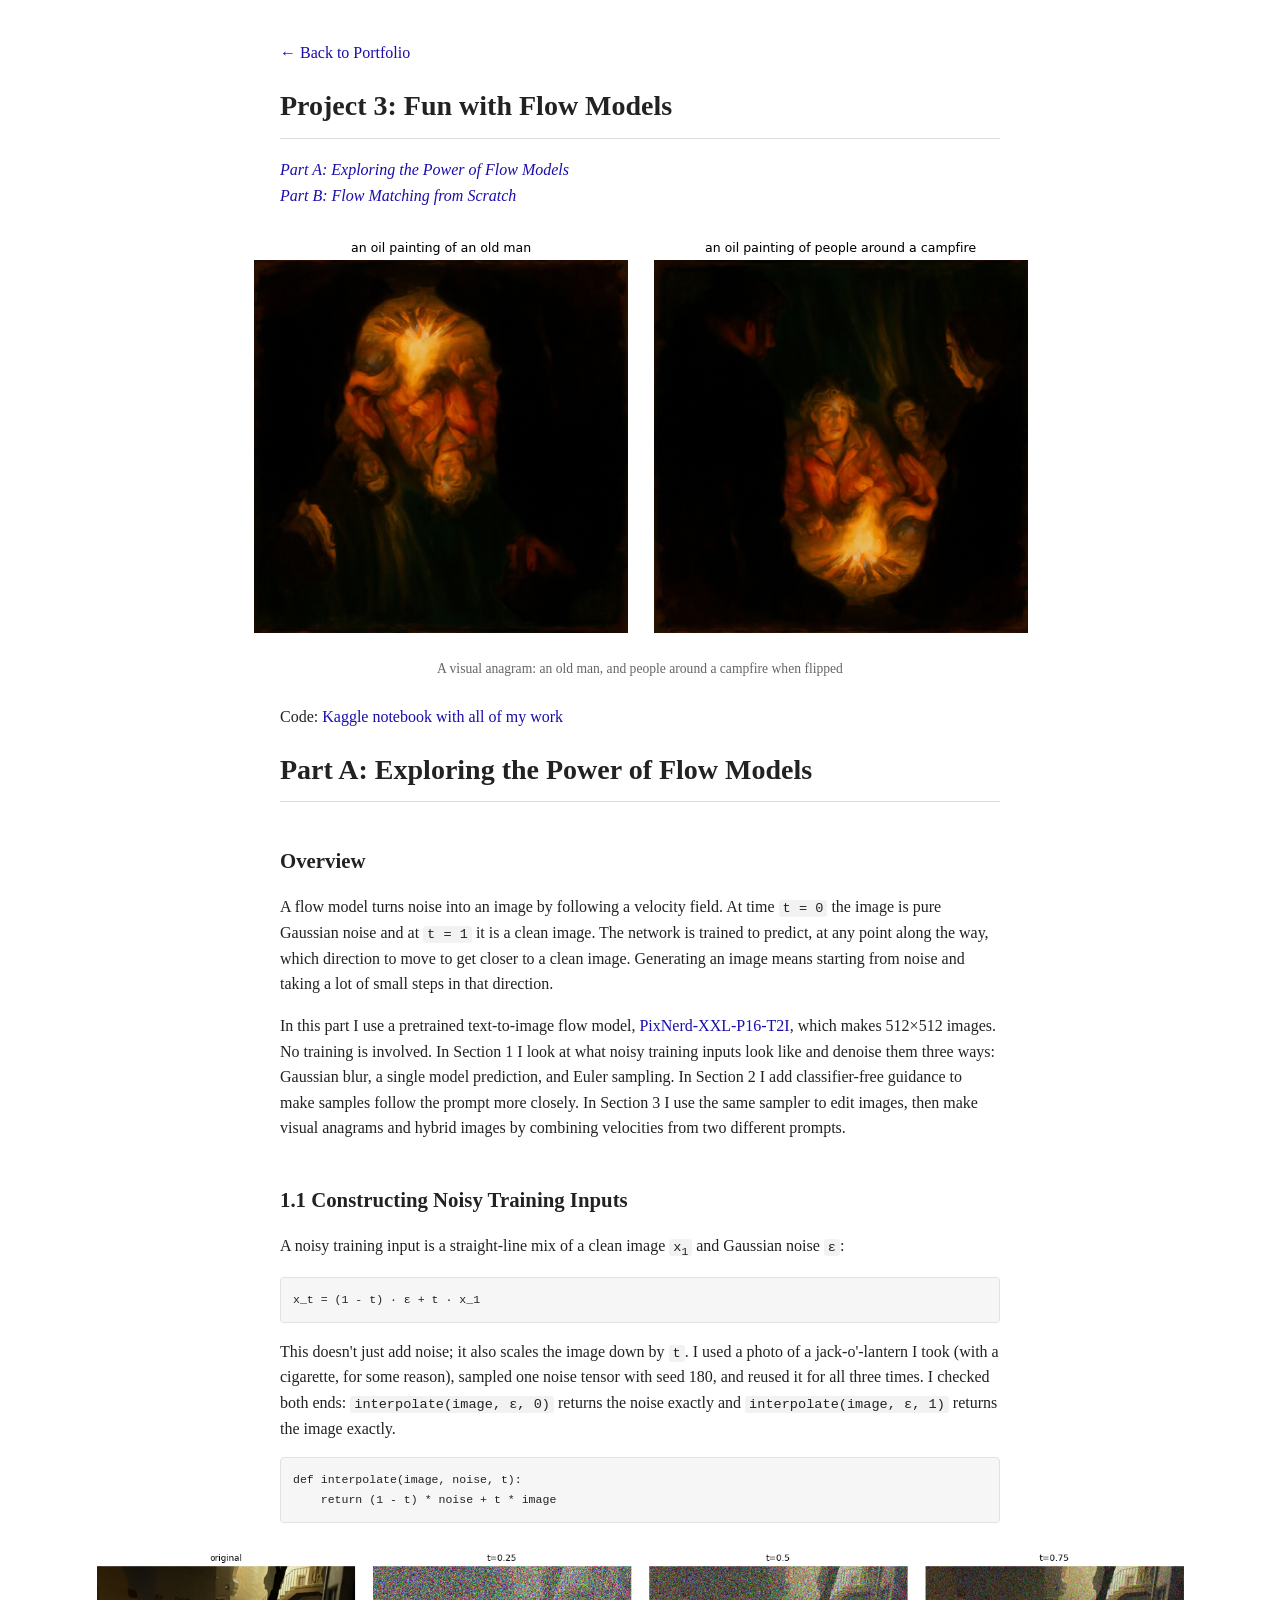
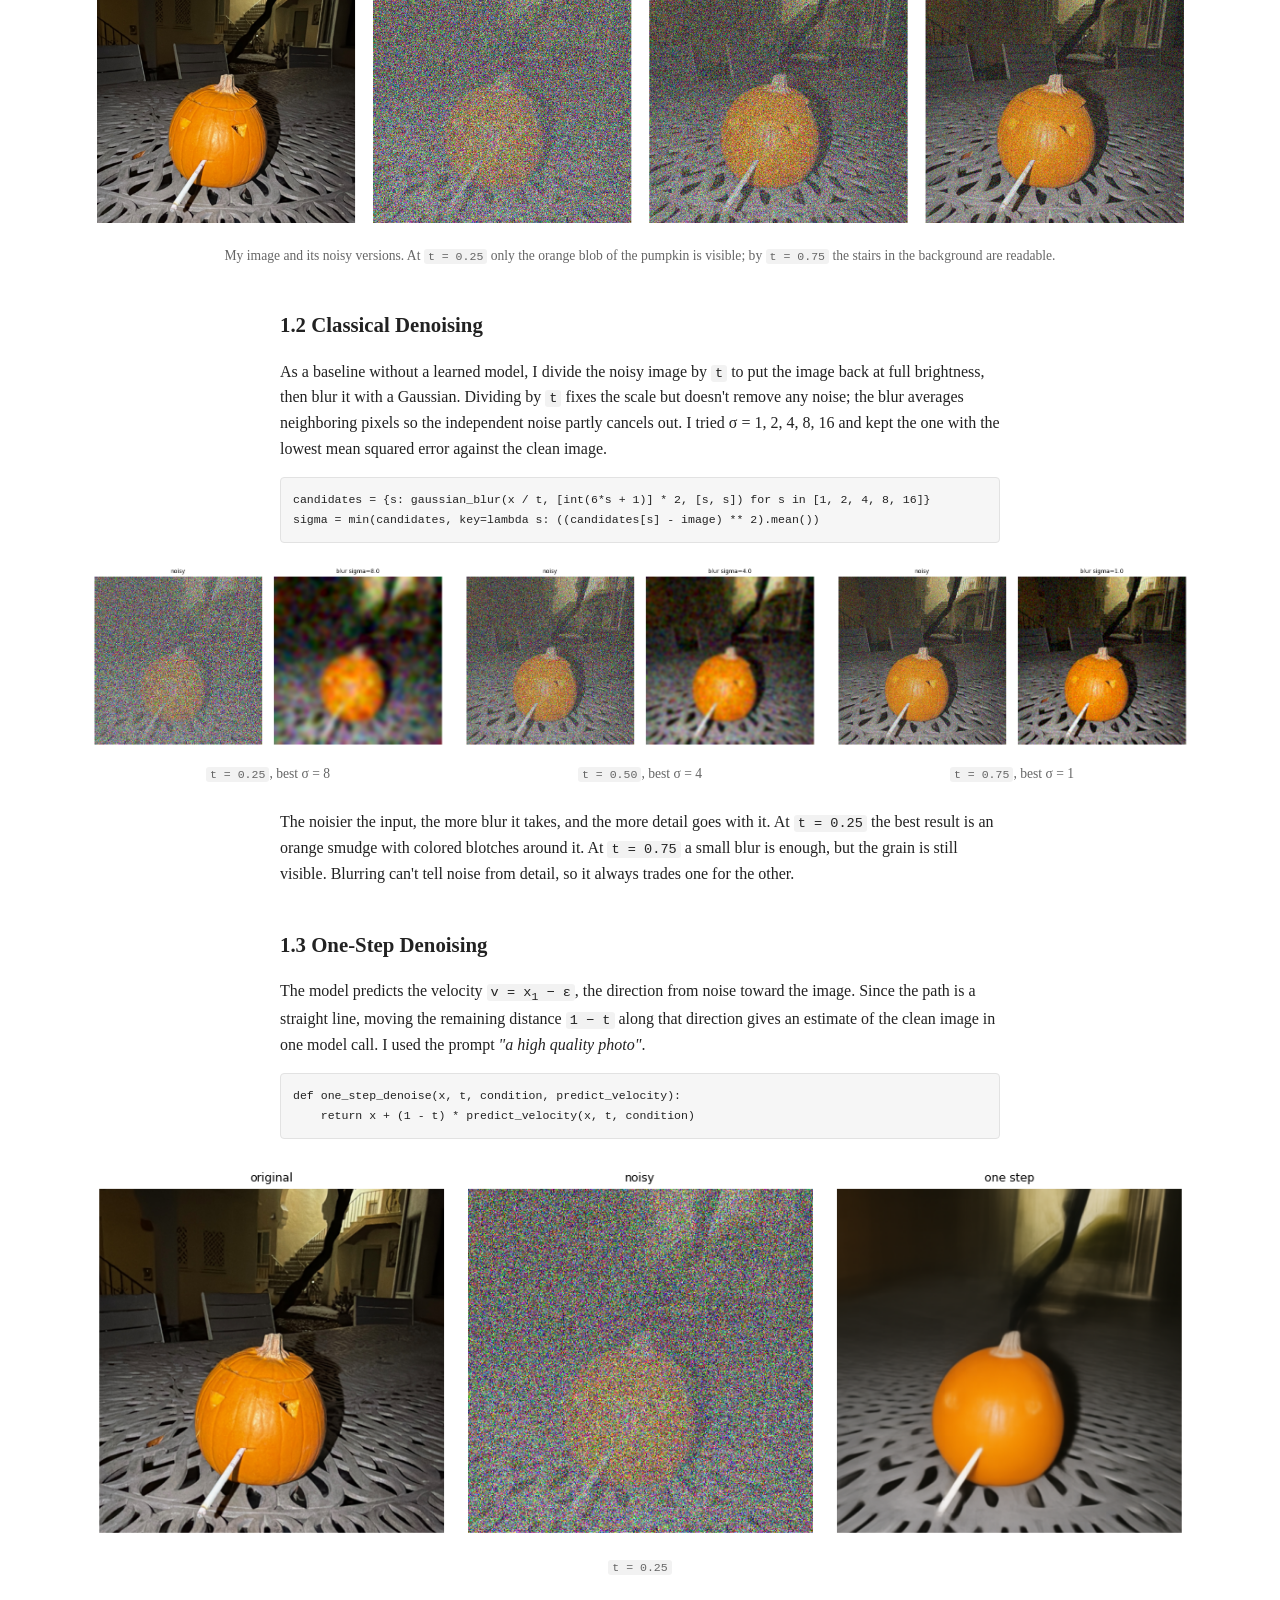
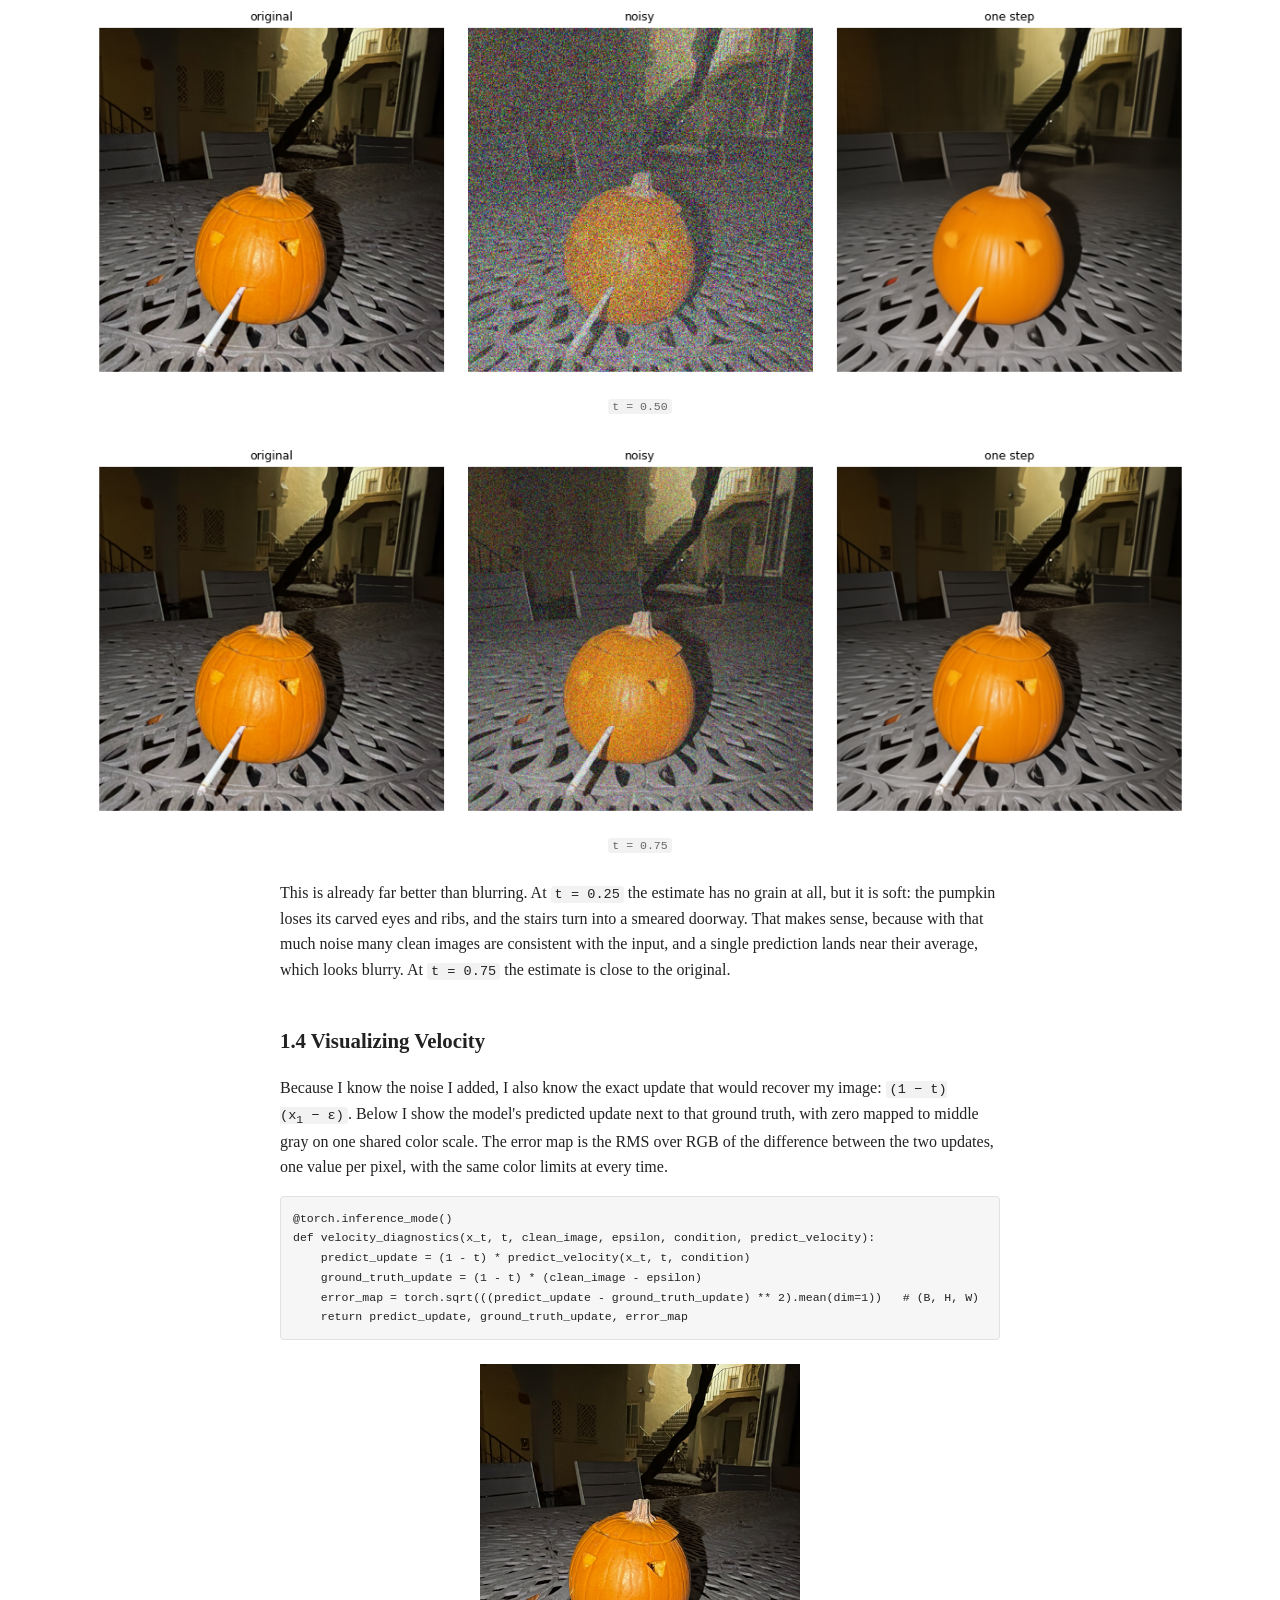
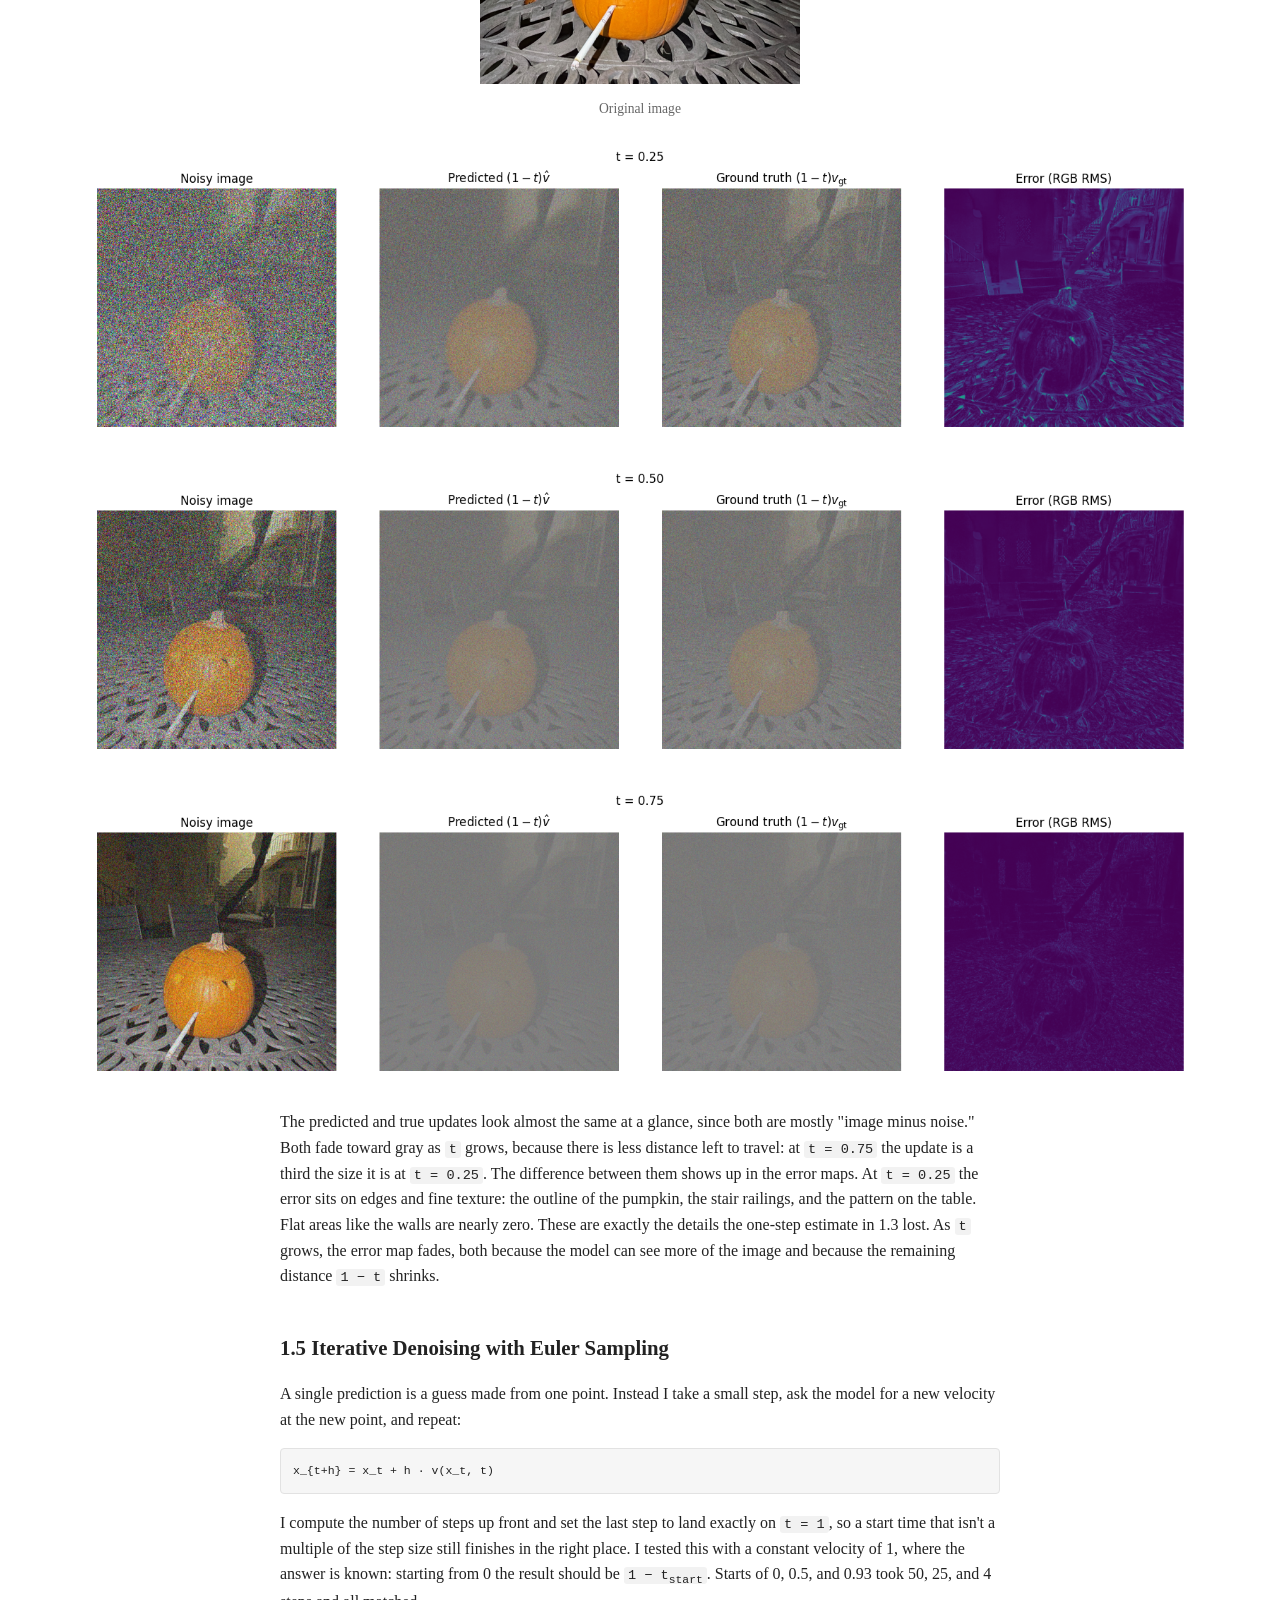
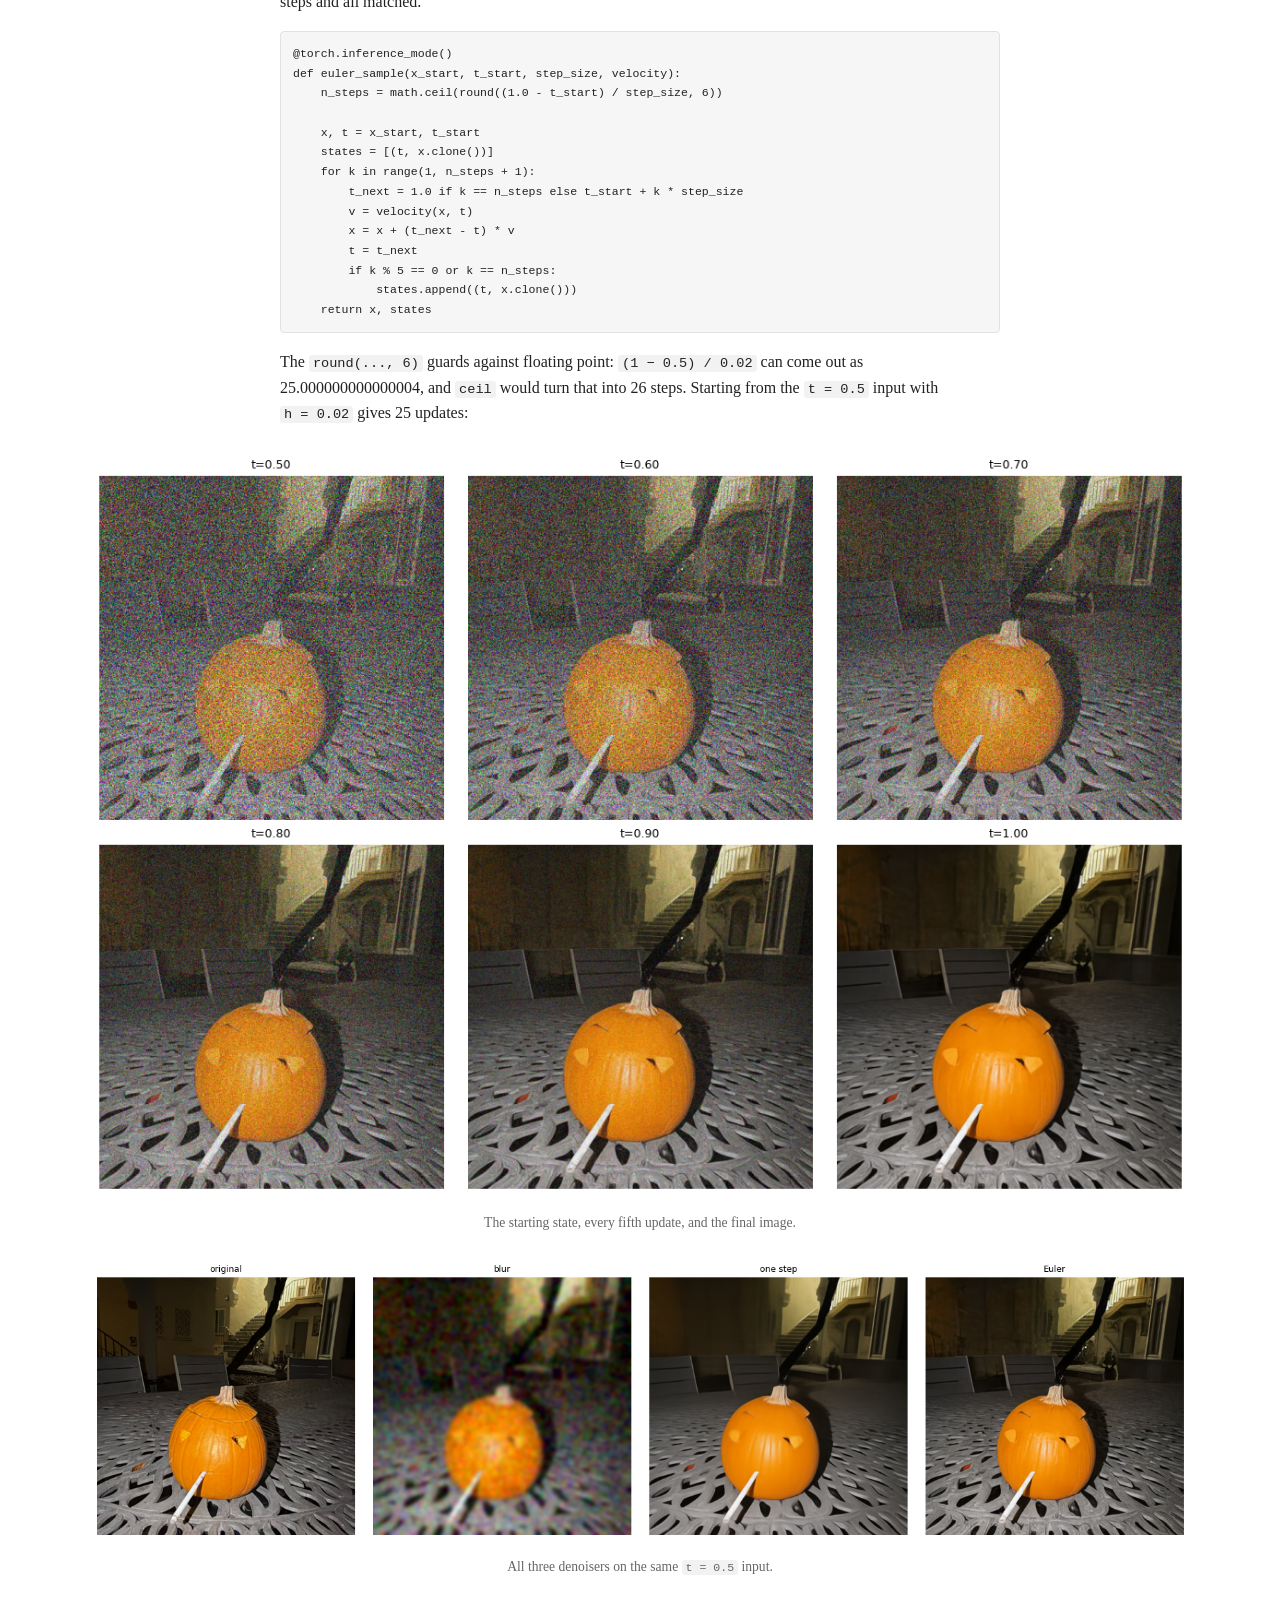
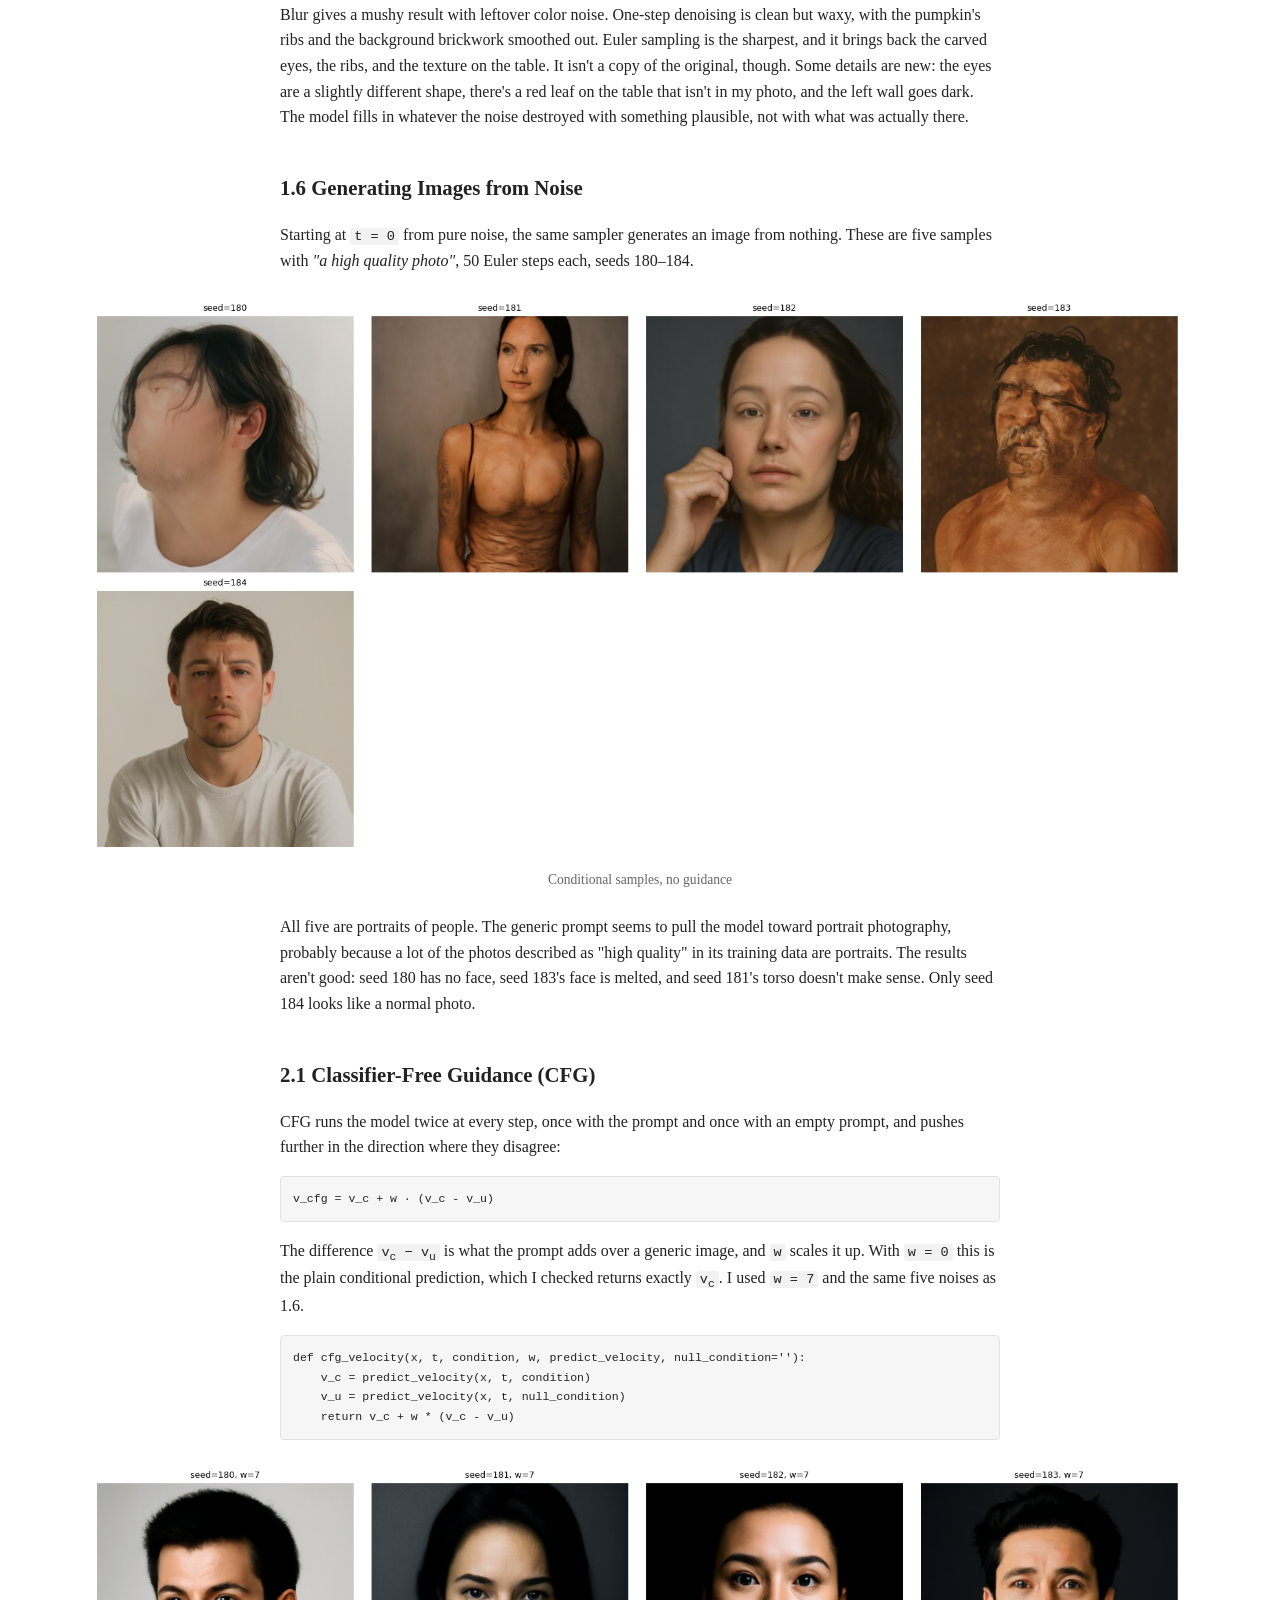
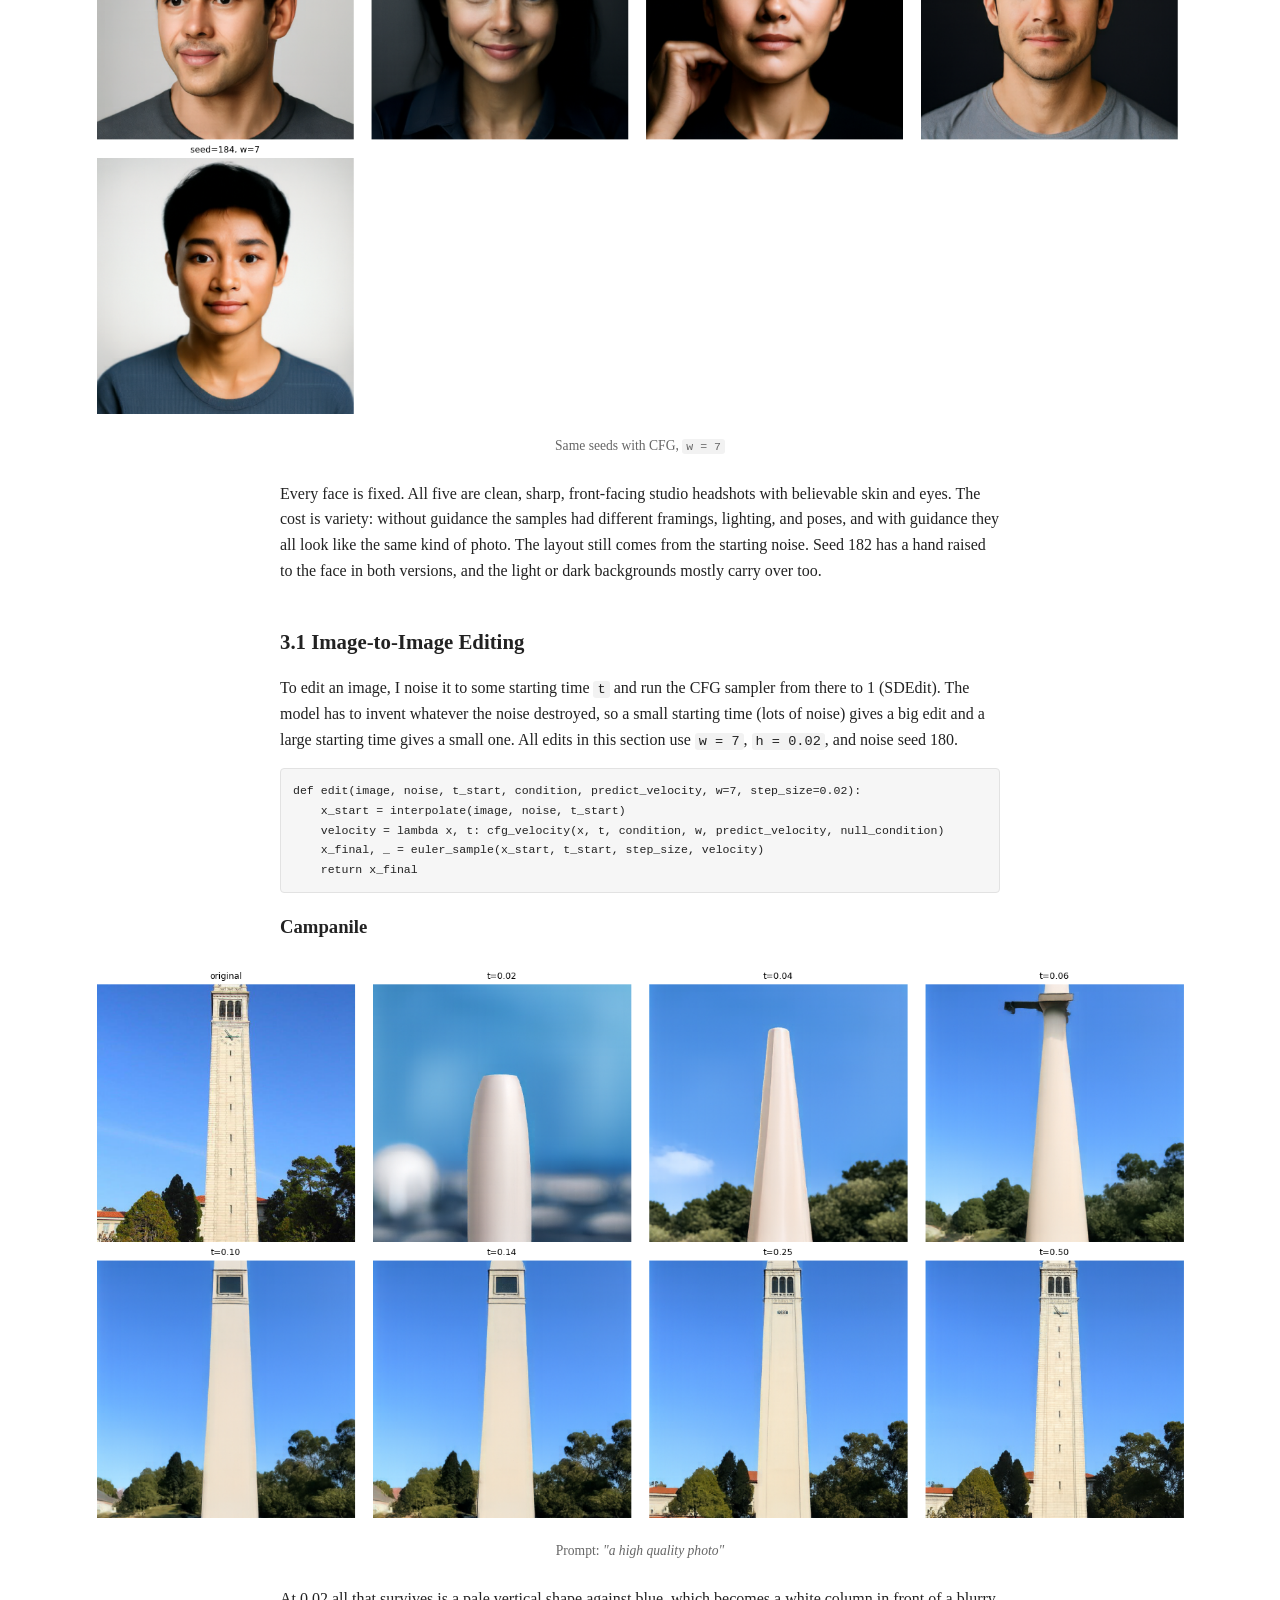
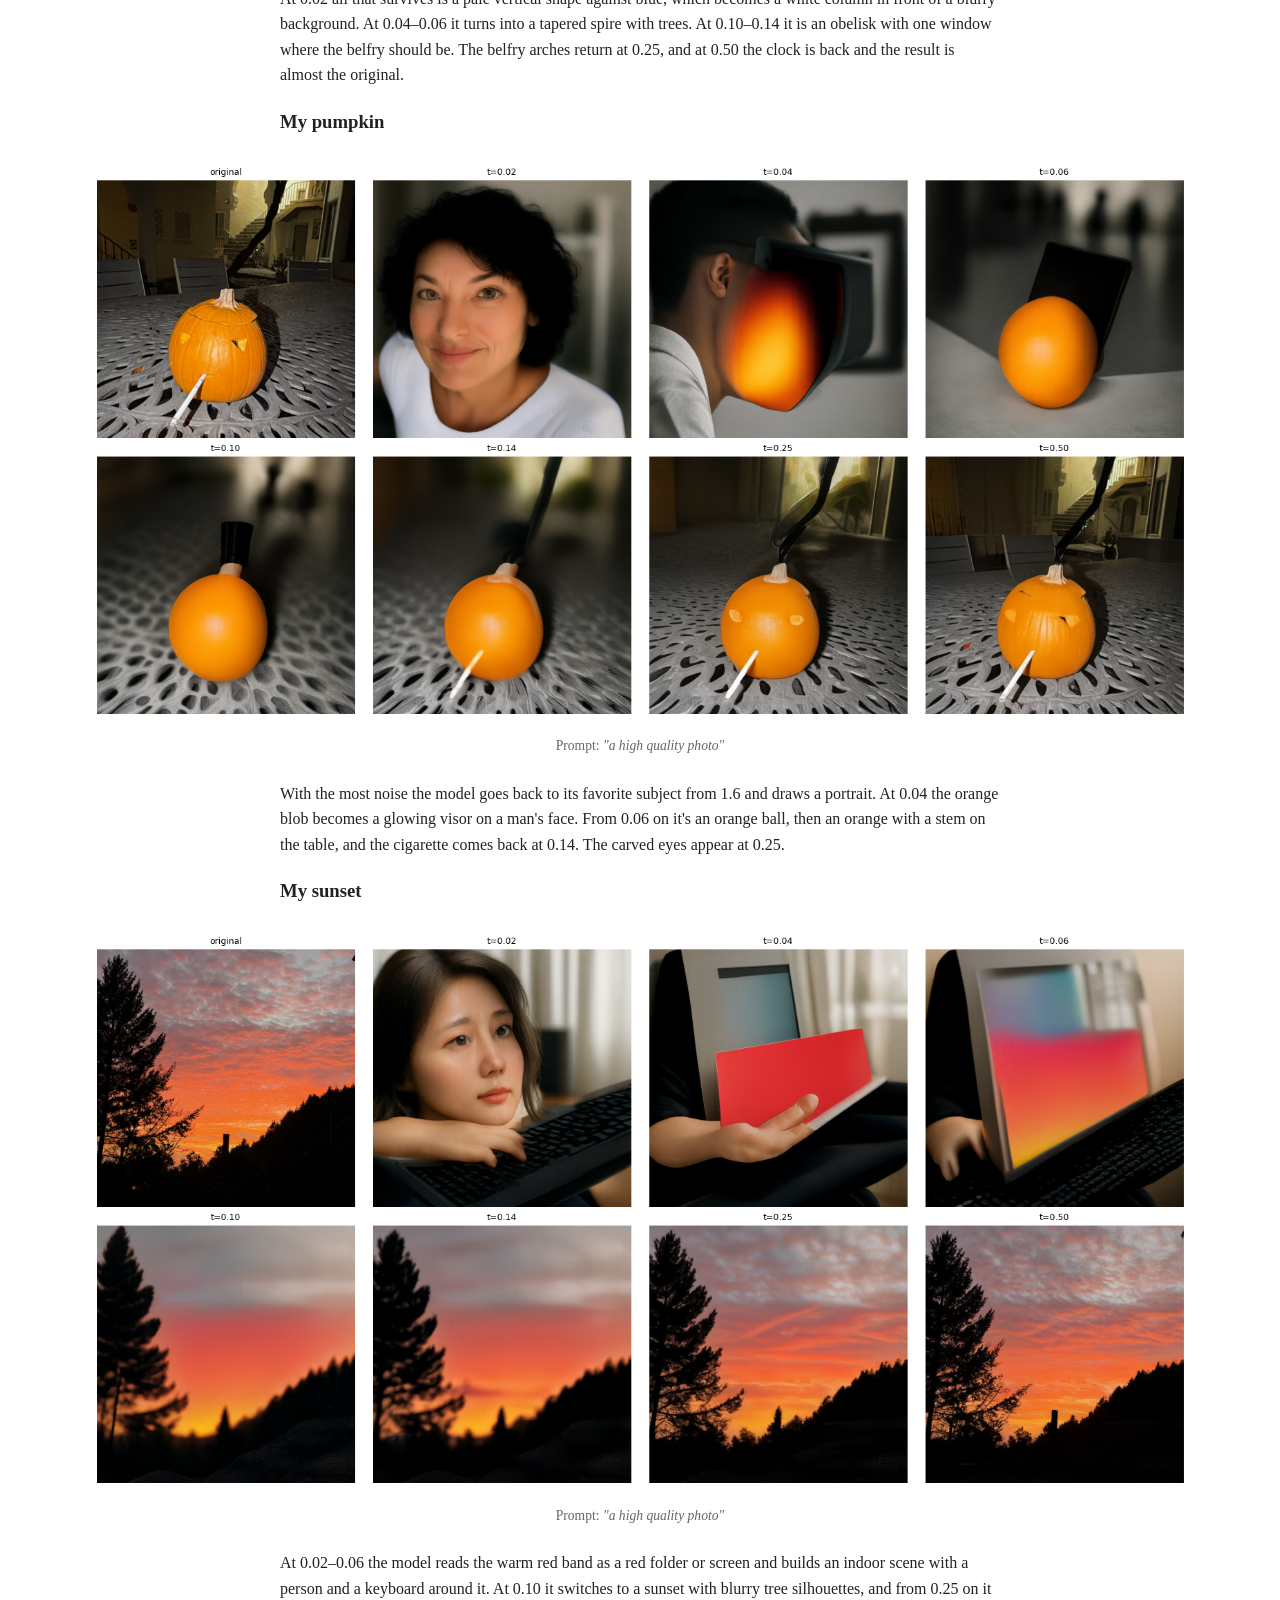
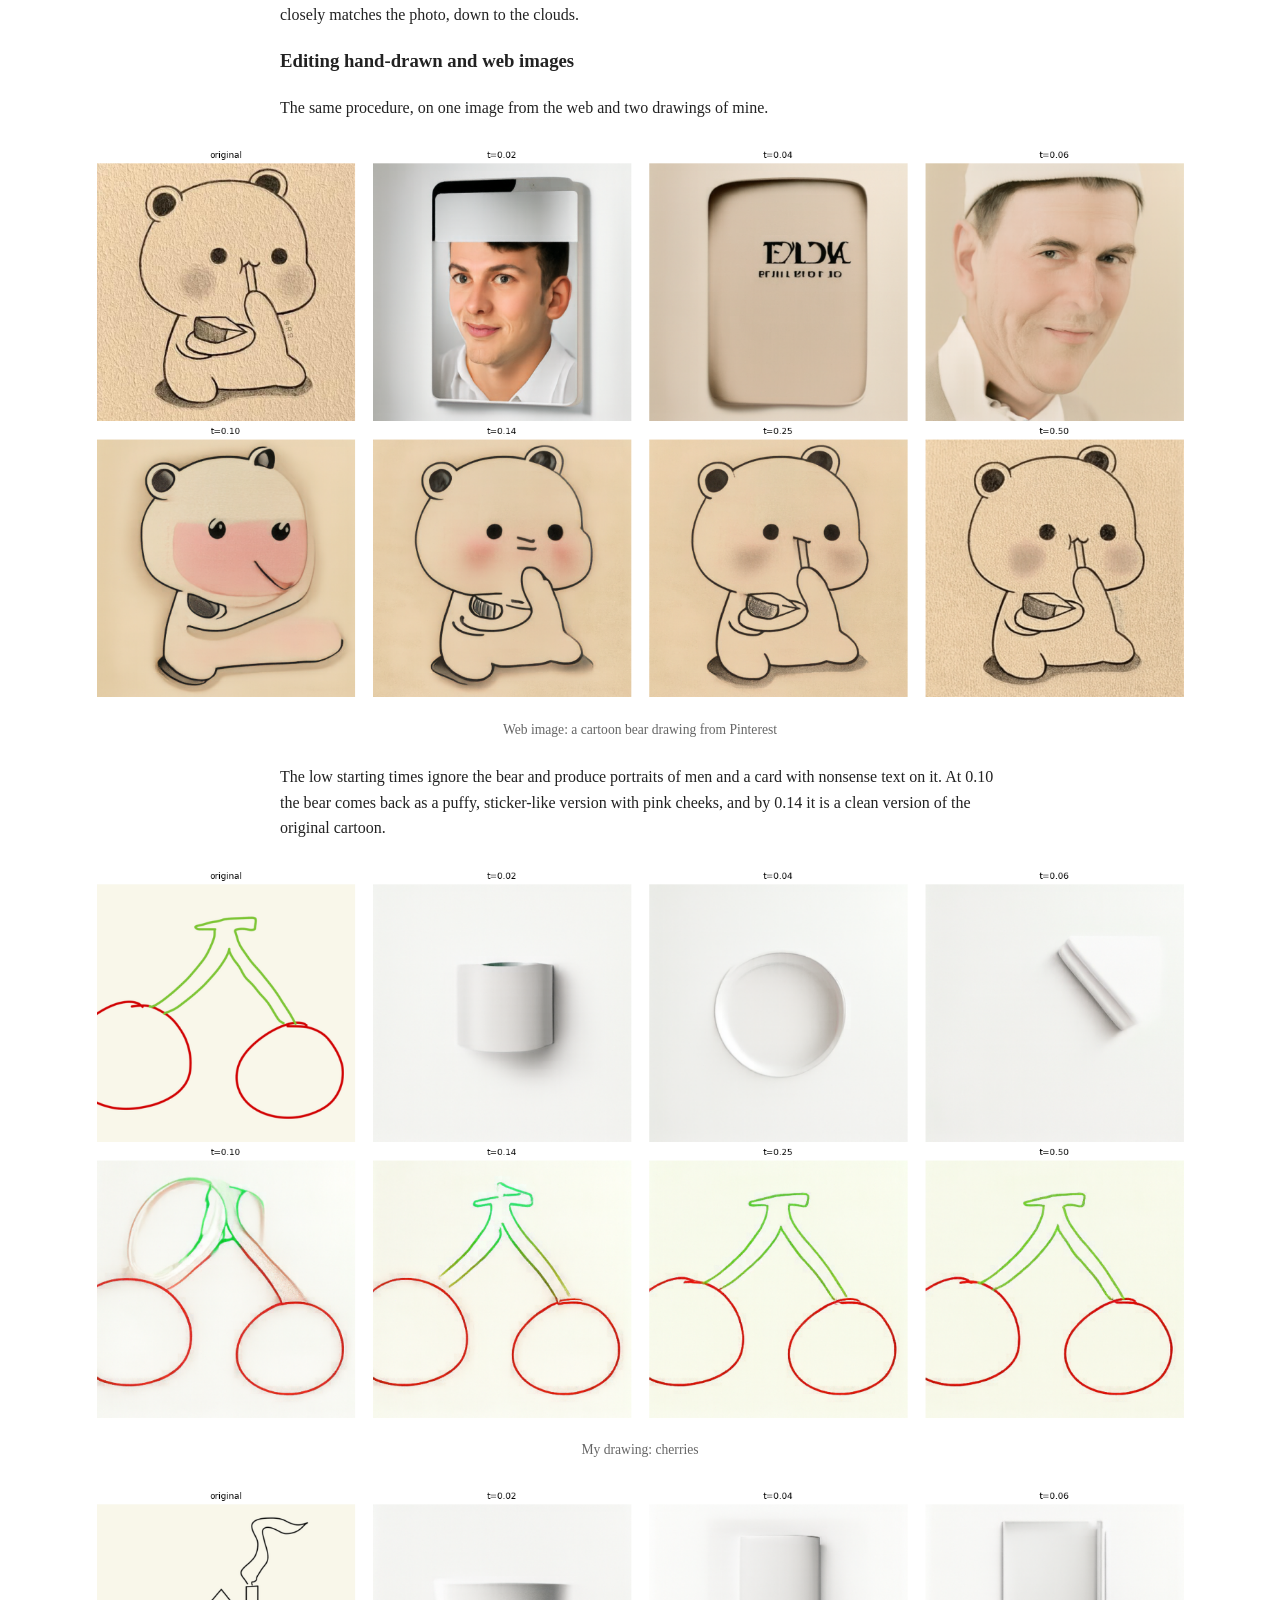
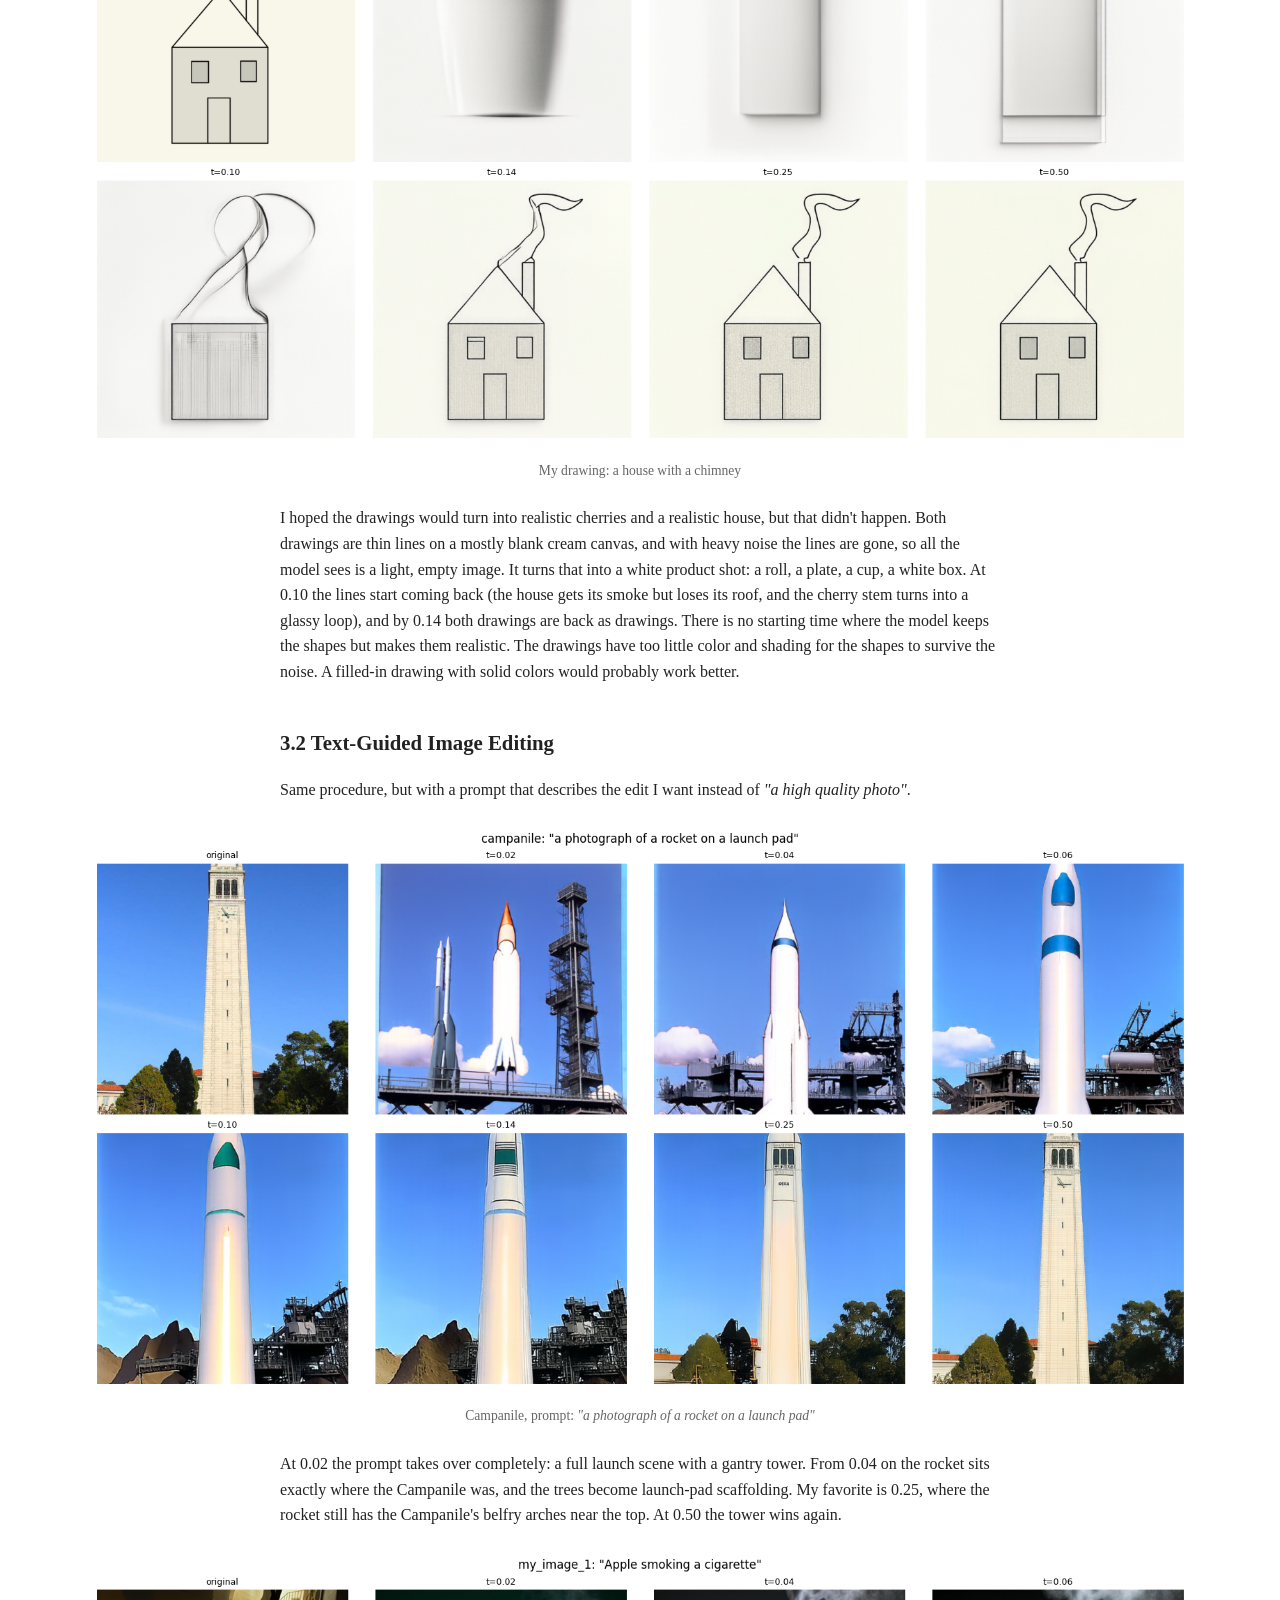
<file: 3/index.html>
<!DOCTYPE html>
<html>
<head>
    <meta charset="utf-8">
    <meta name="viewport" content="width=device-width, initial-scale=1">
    <title>Project 3: Fun with Flow Models</title>
    <link rel="stylesheet" href="../styles.css">
</head>
<body>
    <p><a href="../index.html">&larr; Back to Portfolio</a></p>

    <h1>Project 3: Fun with Flow Models</h1>
    <p>
        <a href="#part-a"><em>Part A: Exploring the Power of Flow Models</em></a><br>
        <a href="#part-b"><em>Part B: Flow Matching from Scratch</em></a>
    </p>

    <div class="photo-row wide">
        <figure>
            <img src="./images/anagram_oldman_campfire.png" alt="Visual anagram: an old man upright, people around a campfire when rotated 180 degrees">
            <figcaption>A visual anagram: an old man, and people around a campfire when flipped</figcaption>
        </figure>
    </div>

    <p>Code: <a href="https://www.kaggle.com/code/nikkoadrianpaclebucb/project-3-part-a">Kaggle notebook with all of my work</a></p>

    <h1 id="part-a">Part A: Exploring the Power of Flow Models</h1>

    <h2>Overview</h2>
    <p>
        A flow model turns noise into an image by following a velocity field. At time
        <code>t&nbsp;=&nbsp;0</code> the image is pure Gaussian noise and at
        <code>t&nbsp;=&nbsp;1</code> it is a clean image. The network is trained to predict,
        at any point along the way, which direction to move to get closer to a clean image.
        Generating an image means starting from noise and taking a lot of small steps in
        that direction.
    </p>
    <p>
        In this part I use a pretrained text-to-image flow model,
        <a href="https://huggingface.co/MCG-NJU/PixNerd-XXL-P16-T2I">PixNerd-XXL-P16-T2I</a>,
        which makes 512&times;512 images. No training is involved. In Section 1 I look at what
        noisy training inputs look like and denoise them three ways: Gaussian blur, a single
        model prediction, and Euler sampling. In Section 2 I add classifier-free guidance to
        make samples follow the prompt more closely. In Section 3 I use the same sampler to
        edit images, then make visual anagrams and hybrid images by combining velocities from
        two different prompts.
    </p>

    <!-- ===================================================================== -->
    <!-- ============================= SECTION 1 ============================= -->
    <!-- ===================================================================== -->
    <h2>1.1 Constructing Noisy Training Inputs</h2>
    <p>
        A noisy training input is a straight-line mix of a clean image <code>x<sub>1</sub></code>
        and Gaussian noise <code>&epsilon;</code>:
    </p>
<pre><code>x_t = (1 - t) &middot; &epsilon; + t &middot; x_1</code></pre>
    <p>
        This doesn't just add noise; it also scales the image down by <code>t</code>. I used
        a photo of a jack-o'-lantern I took (with a cigarette, for some reason), sampled one
        noise tensor with seed 180, and reused it for all three times. I checked both ends:
        <code>interpolate(image, &epsilon;, 0)</code> returns the noise exactly and
        <code>interpolate(image, &epsilon;, 1)</code> returns the image exactly.
    </p>
<pre><code>def interpolate(image, noise, t):
    return (1 - t) * noise + t * image</code></pre>
    <figure class="wide">
        <img src="./images/training_inputs.png" alt="Pumpkin photo and noisy versions at t = 0.25, 0.5, 0.75">
        <figcaption>
            My image and its noisy versions. At <code>t&nbsp;=&nbsp;0.25</code> only the orange
            blob of the pumpkin is visible; by <code>t&nbsp;=&nbsp;0.75</code> the stairs in
            the background are readable.
        </figcaption>
    </figure>

    <h2>1.2 Classical Denoising</h2>
    <p>
        As a baseline without a learned model, I divide the noisy image by <code>t</code> to
        put the image back at full brightness, then blur it with a Gaussian. Dividing by
        <code>t</code> fixes the scale but doesn't remove any noise; the blur averages
        neighboring pixels so the independent noise partly cancels out. I tried
        &sigma;&nbsp;=&nbsp;1,&nbsp;2,&nbsp;4,&nbsp;8,&nbsp;16 and kept the one with the lowest
        mean squared error against the clean image.
    </p>
<pre><code>candidates = {s: gaussian_blur(x / t, [int(6*s + 1)] * 2, [s, s]) for s in [1, 2, 4, 8, 16]}
sigma = min(candidates, key=lambda s: ((candidates[s] - image) ** 2).mean())</code></pre>
    <div class="photo-row wide">
        <figure>
            <img src="./images/blur_0.25.png" alt="Noisy t=0.25 and best blur, sigma 8">
            <figcaption><code>t&nbsp;=&nbsp;0.25</code>, best &sigma;&nbsp;=&nbsp;8</figcaption>
        </figure>
        <figure>
            <img src="./images/blur_0.50.png" alt="Noisy t=0.5 and best blur, sigma 4">
            <figcaption><code>t&nbsp;=&nbsp;0.50</code>, best &sigma;&nbsp;=&nbsp;4</figcaption>
        </figure>
        <figure>
            <img src="./images/blur_0.75.png" alt="Noisy t=0.75 and best blur, sigma 1">
            <figcaption><code>t&nbsp;=&nbsp;0.75</code>, best &sigma;&nbsp;=&nbsp;1</figcaption>
        </figure>
    </div>
    <p>
        The noisier the input, the more blur it takes, and the more detail goes with it. At
        <code>t&nbsp;=&nbsp;0.25</code> the best result is an orange smudge with colored
        blotches around it. At <code>t&nbsp;=&nbsp;0.75</code> a small blur is enough, but the
        grain is still visible. Blurring can't tell noise from detail, so it always trades
        one for the other.
    </p>

    <h2>1.3 One-Step Denoising</h2>
    <p>
        The model predicts the velocity <code>v = x<sub>1</sub> &minus; &epsilon;</code>,
        the direction from noise toward the image. Since the path is a straight line, moving
        the remaining distance <code>1&nbsp;&minus;&nbsp;t</code> along that direction gives
        an estimate of the clean image in one model call. I used the prompt
        <em>"a high quality photo"</em>.
    </p>
<pre><code>def one_step_denoise(x, t, condition, predict_velocity):
    return x + (1 - t) * predict_velocity(x, t, condition)</code></pre>
    <figure class="wide">
        <img src="./images/one_step_0.25.png" alt="Original, noisy t=0.25, one-step estimate">
        <figcaption><code>t&nbsp;=&nbsp;0.25</code></figcaption>
    </figure>
    <figure class="wide">
        <img src="./images/one_step_0.50.png" alt="Original, noisy t=0.5, one-step estimate">
        <figcaption><code>t&nbsp;=&nbsp;0.50</code></figcaption>
    </figure>
    <figure class="wide">
        <img src="./images/one_step_0.75.png" alt="Original, noisy t=0.75, one-step estimate">
        <figcaption><code>t&nbsp;=&nbsp;0.75</code></figcaption>
    </figure>
    <p>
        This is already far better than blurring. At <code>t&nbsp;=&nbsp;0.25</code> the
        estimate has no grain at all, but it is soft: the pumpkin loses its carved eyes and
        ribs, and the stairs turn into a smeared doorway. That makes sense, because with that
        much noise many clean images are consistent with the input, and a single prediction
        lands near their average, which looks blurry. At <code>t&nbsp;=&nbsp;0.75</code> the
        estimate is close to the original.
    </p>

    <h2>1.4 Visualizing Velocity</h2>
    <p>
        Because I know the noise I added, I also know the exact update that would recover my
        image: <code>(1&nbsp;&minus;&nbsp;t)(x<sub>1</sub>&nbsp;&minus;&nbsp;&epsilon;)</code>.
        Below I show the model's predicted update next to that ground truth, with zero mapped to
        middle gray on one shared color scale. The error map is the RMS over RGB of the
        difference between the two updates, one value per pixel, with the same color limits
        at every time.
    </p>
<pre><code>@torch.inference_mode()
def velocity_diagnostics(x_t, t, clean_image, epsilon, condition, predict_velocity):
    predict_update = (1 - t) * predict_velocity(x_t, t, condition)
    ground_truth_update = (1 - t) * (clean_image - epsilon)
    error_map = torch.sqrt(((predict_update - ground_truth_update) ** 2).mean(dim=1))   # (B, H, W)
    return predict_update, ground_truth_update, error_map</code></pre>
    <figure>
        <img src="./images/velocity_original.png" alt="Original pumpkin photo" style="max-width: 320px">
        <figcaption>Original image</figcaption>
    </figure>
    <figure class="wide">
        <img src="./images/velocity_0.25.png" alt="Velocity diagnostics at t = 0.25">
    </figure>
    <figure class="wide">
        <img src="./images/velocity_0.50.png" alt="Velocity diagnostics at t = 0.50">
    </figure>
    <figure class="wide">
        <img src="./images/velocity_0.75.png" alt="Velocity diagnostics at t = 0.75">
    </figure>
    <p>
        The predicted and true updates look almost the same at a glance, since both are mostly
        "image minus noise." Both fade toward gray as <code>t</code> grows, because there is less
        distance left to travel: at <code>t&nbsp;=&nbsp;0.75</code> the update is a third the size
        it is at <code>t&nbsp;=&nbsp;0.25</code>. The difference between them shows up in the
        error maps. At
        <code>t&nbsp;=&nbsp;0.25</code> the error sits on edges and fine texture: the outline of
        the pumpkin, the stair railings, and the pattern on the table. Flat areas like the
        walls are nearly zero. These are exactly the details the one-step estimate in 1.3 lost.
        As <code>t</code> grows, the error map fades, both because the model can see more of the
        image and because the remaining distance <code>1&nbsp;&minus;&nbsp;t</code> shrinks.
    </p>

    <h2>1.5 Iterative Denoising with Euler Sampling</h2>
    <p>
        A single prediction is a guess made from one point. Instead I take a small step, ask
        the model for a new velocity at the new point, and repeat:
    </p>
<pre><code>x_{t+h} = x_t + h &middot; v(x_t, t)</code></pre>
    <p>
        I compute the number of steps up front and set the last step to land exactly on
        <code>t&nbsp;=&nbsp;1</code>, so a start time that isn't a multiple of the step size
        still finishes in the right place. I tested this with a constant velocity of 1, where
        the answer is known: starting from 0 the result should be <code>1&nbsp;&minus;&nbsp;t<sub>start</sub></code>.
        Starts of 0, 0.5, and 0.93 took 50, 25, and 4 steps and all matched.
    </p>
<pre><code>@torch.inference_mode()
def euler_sample(x_start, t_start, step_size, velocity):
    n_steps = math.ceil(round((1.0 - t_start) / step_size, 6))

    x, t = x_start, t_start
    states = [(t, x.clone())]
    for k in range(1, n_steps + 1):
        t_next = 1.0 if k == n_steps else t_start + k * step_size
        v = velocity(x, t)
        x = x + (t_next - t) * v
        t = t_next
        if k % 5 == 0 or k == n_steps:
            states.append((t, x.clone()))
    return x, states</code></pre>
    <p>
        The <code>round(..., 6)</code> guards against floating point: <code>(1&nbsp;&minus;&nbsp;0.5)&nbsp;/&nbsp;0.02</code>
        can come out as 25.000000000000004, and <code>ceil</code> would turn that into 26 steps.
        Starting from the <code>t&nbsp;=&nbsp;0.5</code> input with <code>h&nbsp;=&nbsp;0.02</code>
        gives 25 updates:
    </p>
    <figure class="wide">
        <img src="./images/euler_trajectory.png" alt="Euler trajectory from t=0.5 to t=1.0 every fifth step">
        <figcaption>The starting state, every fifth update, and the final image.</figcaption>
    </figure>
    <figure class="wide">
        <img src="./images/denoise_comparison.png" alt="Original, Gaussian blur, one-step, Euler on the t=0.5 input">
        <figcaption>All three denoisers on the same <code>t&nbsp;=&nbsp;0.5</code> input.</figcaption>
    </figure>
    <p>
        Blur gives a mushy result with leftover color noise. One-step denoising is clean but
        waxy, with the pumpkin's ribs and the background brickwork smoothed out. Euler sampling
        is the sharpest, and it brings back the carved eyes, the ribs, and the texture on the
        table. It isn't a copy of the original, though. Some details are new: the eyes are a
        slightly different shape, there's a red leaf on the table that isn't in my photo, and
        the left wall goes dark. The model fills in whatever the noise destroyed with
        something plausible, not with what was actually there.
    </p>

    <h2>1.6 Generating Images from Noise</h2>
    <p>
        Starting at <code>t&nbsp;=&nbsp;0</code> from pure noise, the same sampler generates an
        image from nothing. These are five samples with <em>"a high quality photo"</em>, 50
        Euler steps each, seeds 180&ndash;184.
    </p>
    <figure class="wide">
        <img src="./images/conditional_samples.png" alt="Five samples without guidance, all portraits of people with distorted faces">
        <figcaption>Conditional samples, no guidance</figcaption>
    </figure>
    <p>
        All five are portraits of people. The generic prompt seems to pull the model toward
        portrait photography, probably because a lot of the photos described as "high quality"
        in its training data are portraits. The results aren't good: seed 180 has no face,
        seed 183's face is melted, and seed 181's torso doesn't make sense. Only seed 184 looks
        like a normal photo.
    </p>

    <!-- ===================================================================== -->
    <!-- ============================= SECTION 2 ============================= -->
    <!-- ===================================================================== -->
    <h2>2.1 Classifier-Free Guidance (CFG)</h2>
    <p>
        CFG runs the model twice at every step, once with the prompt and once with an empty
        prompt, and pushes further in the direction where they disagree:
    </p>
<pre><code>v_cfg = v_c + w &middot; (v_c - v_u)</code></pre>
    <p>
        The difference <code>v<sub>c</sub>&nbsp;&minus;&nbsp;v<sub>u</sub></code> is what the
        prompt adds over a generic image, and <code>w</code> scales it up. With
        <code>w&nbsp;=&nbsp;0</code> this is the plain conditional prediction, which I checked
        returns exactly <code>v<sub>c</sub></code>. I used <code>w&nbsp;=&nbsp;7</code> and the
        same five noises as 1.6.
    </p>
<pre><code>def cfg_velocity(x, t, condition, w, predict_velocity, null_condition=''):
    v_c = predict_velocity(x, t, condition)
    v_u = predict_velocity(x, t, null_condition)
    return v_c + w * (v_c - v_u)</code></pre>
    <figure class="wide">
        <img src="./images/cfg_samples.png" alt="Five CFG samples at w=7, all clean studio headshots">
        <figcaption>Same seeds with CFG, <code>w&nbsp;=&nbsp;7</code></figcaption>
    </figure>
    <p>
        Every face is fixed. All five are clean, sharp, front-facing studio headshots with
        believable skin and eyes. The cost is variety: without guidance the samples had
        different framings, lighting, and poses, and with guidance they all look like the
        same kind of photo. The layout still comes from the starting noise. Seed 182 has a
        hand raised to the face in both versions, and the light or dark backgrounds mostly
        carry over too.
    </p>

    <!-- ===================================================================== -->
    <!-- ============================= SECTION 3 ============================= -->
    <!-- ===================================================================== -->
    <h2>3.1 Image-to-Image Editing</h2>
    <p>
        To edit an image, I noise it to some starting time <code>t</code> and run the CFG
        sampler from there to 1 (SDEdit). The model has to invent whatever the noise
        destroyed, so a small starting time (lots of noise) gives a big edit and a large
        starting time gives a small one. All edits in this section use
        <code>w&nbsp;=&nbsp;7</code>, <code>h&nbsp;=&nbsp;0.02</code>, and noise seed 180.
    </p>
<pre><code>def edit(image, noise, t_start, condition, predict_velocity, w=7, step_size=0.02):
    x_start = interpolate(image, noise, t_start)
    velocity = lambda x, t: cfg_velocity(x, t, condition, w, predict_velocity, null_condition)
    x_final, _ = euler_sample(x_start, t_start, step_size, velocity)
    return x_final</code></pre>

    <h3>Campanile</h3>
    <figure class="wide">
        <img src="./images/edit_campanile.png" alt="Campanile edits at starting times 0.02 to 0.50">
        <figcaption>Prompt: <em>"a high quality photo"</em></figcaption>
    </figure>
    <p>
        At 0.02 all that survives is a pale vertical shape against blue, which becomes a white
        column in front of a blurry background. At 0.04&ndash;0.06 it turns into a tapered
        spire with trees. At 0.10&ndash;0.14 it is an obelisk with one window where the belfry
        should be. The belfry arches return at 0.25, and at 0.50 the clock is back and the
        result is almost the original.
    </p>

    <h3>My pumpkin</h3>
    <figure class="wide">
        <img src="./images/edit_pumpkin.png" alt="Pumpkin edits at starting times 0.02 to 0.50">
        <figcaption>Prompt: <em>"a high quality photo"</em></figcaption>
    </figure>
    <p>
        With the most noise the model goes back to its favorite subject from 1.6 and draws a
        portrait. At 0.04 the orange blob becomes a glowing visor on a man's face. From 0.06 on
        it's an orange ball, then an orange with a stem on the table, and the cigarette comes
        back at 0.14. The carved eyes appear at 0.25.
    </p>

    <h3>My sunset</h3>
    <figure class="wide">
        <img src="./images/edit_sunset.png" alt="Sunset edits at starting times 0.02 to 0.50">
        <figcaption>Prompt: <em>"a high quality photo"</em></figcaption>
    </figure>
    <p>
        At 0.02&ndash;0.06 the model reads the warm red band as a red folder or screen and
        builds an indoor scene with a person and a keyboard around it. At 0.10 it switches
        to a sunset with blurry tree silhouettes, and from 0.25 on it closely matches the
        photo, down to the clouds.
    </p>

    <h3>Editing hand-drawn and web images</h3>
    <p>
        The same procedure, on one image from the web and two drawings of mine.
    </p>
    <figure class="wide">
        <img src="./images/edit_web_bear.png" alt="Cartoon bear from the web, edits at starting times 0.02 to 0.50">
        <figcaption>Web image: a cartoon bear drawing from Pinterest</figcaption>
    </figure>
    <p>
        The low starting times ignore the bear and produce portraits of men and a card with
        nonsense text on it. At 0.10 the bear comes back as a puffy, sticker-like version with
        pink cheeks, and by 0.14 it is a clean version of the original cartoon.
    </p>
    <figure class="wide">
        <img src="./images/edit_cherry_drawing.png" alt="Cherry drawing, edits at starting times 0.02 to 0.50">
        <figcaption>My drawing: cherries</figcaption>
    </figure>
    <figure class="wide">
        <img src="./images/edit_house_drawing.png" alt="House drawing, edits at starting times 0.02 to 0.50">
        <figcaption>My drawing: a house with a chimney</figcaption>
    </figure>
    <p>
        I hoped the drawings would turn into realistic cherries and a realistic house, but
        that didn't happen. Both drawings are thin lines on a mostly blank cream canvas, and
        with heavy noise the lines are gone, so all the model sees is a light, empty image. It
        turns that into a white product shot: a roll, a plate, a cup, a white box. At 0.10 the
        lines start coming back (the house gets its smoke but loses its roof, and the
        cherry stem turns into a glassy loop), and by 0.14 both drawings are back as drawings.
        There is no starting time where the model keeps the shapes but makes them realistic.
        The drawings have too little color and shading for the shapes to survive the noise.
        A filled-in drawing with solid colors would probably work better.
    </p>

    <h2>3.2 Text-Guided Image Editing</h2>
    <p>
        Same procedure, but with a prompt that describes the edit I want instead of
        <em>"a high quality photo"</em>.
    </p>
    <figure class="wide">
        <img src="./images/text_edit_campanile.png" alt="Campanile edited toward a rocket at starting times 0.02 to 0.50">
        <figcaption>Campanile, prompt: <em>"a photograph of a rocket on a launch pad"</em></figcaption>
    </figure>
    <p>
        At 0.02 the prompt takes over completely: a full launch scene with a gantry tower.
        From 0.04 on the rocket sits exactly where the Campanile was, and the trees become
        launch-pad scaffolding. My favorite is 0.25, where the rocket still has the
        Campanile's belfry arches near the top. At 0.50 the tower wins again.
    </p>
    <figure class="wide">
        <img src="./images/text_edit_pumpkin.png" alt="Pumpkin edited toward an apple smoking a cigarette at starting times 0.02 to 0.50">
        <figcaption>Pumpkin, prompt: <em>"Apple smoking a cigarette"</em></figcaption>
    </figure>
    <p>
        The pumpkin turns into an apple at every starting time up to 0.25. At 0.02 the
        cigarette becomes the apple's stem, and at 0.04&ndash;0.06 the model adds a hand
        holding one next to the apple. From 0.14 on, the cigarette from my photo is kept in
        its original spot and the model just swaps the pumpkin for an apple and adds smoke
        and leaves. At 0.25 the apple is still a bit orange, and at 0.50 it's a pumpkin again.
    </p>
    <figure class="wide">
        <img src="./images/text_edit_sunset.png" alt="Sunset edited toward a realistic drawing at starting times 0.02 to 0.50">
        <figcaption>Sunset, prompt: <em>"realistic drawing of a sunset"</em></figcaption>
    </figure>
    <p>
        This is the opposite direction from 3.1's drawings: a photo turned into a drawing.
        Every starting time adds visible pencil strokes. With more noise the model also adds
        a sun the original doesn't have (my photo was taken after sunset), and at 0.02 it
        moves the scene to a lake. At 0.25 the composition is my photo's but the clouds are
        drawn in colored pencil.
    </p>

    <h2>3.3 Visual Anagrams</h2>
    <p>
        A visual anagram looks like one thing upright and another upside down. At each Euler
        step I compute the CFG velocity for prompt A on the image, and the CFG velocity for
        prompt B on the image rotated 180&deg;, rotated back. The step uses the average, so the
        image is pulled toward A when upright and toward B when flipped at the same time.
        Rotating by 180&deg; flips both spatial axes, not just one.
    </p>
<pre><code>def visual_anagrams(noise, condition_a, condition_b, predict_velocity, w=7, step_size=0.02):
    velocity = lambda x, t: 0.5 * (
        cfg_velocity(x, t, condition_a, w, predict_velocity, null_condition)
        + rotate180(cfg_velocity(rotate180(x), t, condition_b, w, predict_velocity, null_condition))
    )
    x_final, _ = euler_sample(noise, 0.0, step_size, velocity)
    return x_final</code></pre>
    <figure class="wide">
        <img src="./images/anagram_oldman_campfire.png" alt="Old man upright, people around a campfire rotated">
        <figcaption>
            <em>"an oil painting of an old man"</em> / rotated:
            <em>"an oil painting of people around a campfire"</em>
        </figcaption>
    </figure>
    <p>
        The bright spot on the old man's forehead is the fire when flipped, and the folds
        of his face become the lit-up people sitting around it. Upright, you can see the
        campfire people's faces upside down at his chin if you look for them, but the
        dark, warm palette that fits both prompts helps hide them.
    </p>
    <figure class="wide">
        <img src="./images/anagram_village_horse.png" alt="Snowy mountain village upright, horse rotated">
        <figcaption>
            <em>"a lithograph of a snowy mountain village"</em> / rotated:
            <em>"a lithograph of a horse"</em>
        </figcaption>
    </figure>
    <p>
        The horse view works better than the village view. Upside down, the mountain peaks
        become the horse's legs and the village rooftops become its back. Upright the mountains
        and houses read clearly, but the horse's head shows at the bottom of the village, with
        its eye visible.
    </p>

    <h2>3.4 Hybrid Images</h2>
    <p>
        This is Project 2's hybrid images done by the sampler instead of by hand. At every step I
        take the low frequencies of the velocity for the "distant" prompt and the high
        frequencies of the velocity for the "close" prompt. The low-pass filter is a Gaussian
        blur with kernel size 265 and &sigma;&nbsp;=&nbsp;16, and the high-pass is the velocity
        minus its low-pass.
    </p>
<pre><code>def make_hybrids(noise, condition_a, condition_b, predict_velocity, w=7, step_size=0.02):
    def velocity(x, t):
        v_a = cfg_velocity(x, t, condition_a, w, predict_velocity, null_condition)
        v_b = cfg_velocity(x, t, condition_b, w, predict_velocity, null_condition)
        return lowpass(v_a) + v_b - lowpass(v_b)
    x_final, _ = euler_sample(noise, 0.0, step_size, velocity)
    return x_final</code></pre>
    <p>
        Each result is shown at full size and at 64&times;64, which is roughly what it looks
        like from across the room.
    </p>
    <div class="photo-row">
        <figure>
            <img src="./images/hybrid_waterfall_skull.png" alt="Waterfall and skull hybrid, full size">
            <figcaption>Close: <em>"a lithograph of a waterfall"</em></figcaption>
        </figure>
        <figure style="flex: 0 0 auto; align-self: center;">
            <img src="./images/hybrid_waterfall_skull_small.png" alt="Waterfall and skull hybrid, 64 by 64" width="64" height="64">
            <figcaption>Distant: <em>"a lithograph of a skull"</em></figcaption>
        </figure>
    </div>
    <div class="photo-row">
        <figure>
            <img src="./images/hybrid_forest_cat.png" alt="Forest and cat hybrid, full size">
            <figcaption>Close: <em>"a lithograph of a forest"</em></figcaption>
        </figure>
        <figure style="flex: 0 0 auto; align-self: center;">
            <img src="./images/hybrid_forest_cat_small.png" alt="Forest and cat hybrid, 64 by 64" width="64" height="64">
            <figcaption>Distant: <em>"a lithograph of a cat"</em></figcaption>
        </figure>
    </div>
    <p>
        Up close both images are clearly a waterfall and a forest. From far away the distant
        prompt only shows up as the overall shape. The waterfall sits inside a rounded,
        skull-like outline with the dark cliff where the jaw would be, and the forest's tree
        crowns make up a rounded head with two faint ears at the top. In both cases the
        distant subject is weaker than the close one. The skull and cat each come only from
        the blurred part of the velocity, and the high frequencies of the close prompt are
        strong enough to draw their own scene over them.
    </p>

    <h2>What I learned</h2>
    <p>
        Everything in this project uses the same sampler. Denoising, generating from scratch,
        editing, anagrams, and hybrids only differ in where the sampler starts and how the
        velocity is computed at each step. Editing changes the start (a noised image instead
        of pure noise), and CFG, anagrams, and hybrids change the velocity (two predictions
        combined into one). The most surprising part was how much of the result is decided by
        whatever survives the noise: a flat drawing turns into a white product photo, and a red
        sky turns into a red folder, because those are the shapes and colors the model can still
        see.
    </p>

    <!-- ===================================================================== -->
    <!-- =============================== PART B ============================== -->
    <!-- ===================================================================== -->
    <h1 id="part-b">Part B: Flow Matching from Scratch</h1>

    <figure class="wide">
        <img src="./images/partb_class_samples_epoch_10.png" alt="Four rows of generated digits 0 through 9 from the class-conditioned model after 10 epochs">
        <figcaption>Digits generated by my class-conditioned flow matching model after 10 epochs</figcaption>
    </figure>

    <p>Code: <a href="https://www.kaggle.com/code/nikkoadrianpaclebucb/partb">Kaggle notebook with all of my Part B work</a></p>

    <h2>Overview</h2>
    <p>
        In Part A the model was already trained. Here I train my own on MNIST. First I build a
        UNet and train it to denoise digits in a single step, and show why that can't generate
        new images. Then I add time conditioning and train it as a flow matching model, which
        generates digits by taking many small steps from noise. Finally I add class conditioning
        and classifier-free guidance so I can choose which digit to generate. Everything was
        trained on a Kaggle T4 GPU with seed 180.
    </p>

    <!-- ============================= PART B: 1 ============================= -->
    <h2>1.1 Implementing the UNet</h2>
    <p>
        The UNet downsamples a 28&times;28 digit twice (28 &rarr; 14 &rarr; 7), squeezes the
        7&times;7 map to a single vector with average pooling, then upsamples back. At each
        resolution the decoder concatenates the matching encoder features (the skip
        connections), so fine detail doesn't have to pass through the 1&times;1 bottleneck. Every
        basic op is a convolution followed by BatchNorm and GELU, and each block stacks two
        3&times;3 convolutions after the resolution change for more capacity.
    </p>
<pre><code>def forward(self, x):
    e0 = self.init_block(x)                                   # D  x 28 x 28
    e1 = self.down1(e0)                                       # D  x 14 x 14
    e2 = self.down2(e1)                                       # 2D x  7 x  7
    u0 = self.unflatten(self.flatten(e2))                     # 2D x  7 x  7
    u1 = self.up1(torch.cat([u0, e2], dim=1))                 # D  x 14 x 14
    u2 = self.up2(torch.cat([u1, e1], dim=1))                 # D  x 28 x 28
    u3 = self.final_block(torch.cat([u2, e0], dim=1))
    return self.out(u3)</code></pre>

    <h2>1.2 Using the UNet to Train a Denoiser</h2>
    <p>
        To make training pairs I add Gaussian noise to a clean digit:
    </p>
<pre><code>z = x + &sigma; &middot; &epsilon;,    &epsilon; ~ N(0, I)</code></pre>
    <p>
        Below are ten training digits, one noise sample per digit, at
        &sigma;&nbsp;=&nbsp;0,&nbsp;0.2,&nbsp;0.4,&nbsp;0.5,&nbsp;0.6,&nbsp;0.8,&nbsp;1.0 (top to
        bottom). The same noise is reused down each column, so only the strength changes.
    </p>
    <figure class="wide">
        <img src="./images/partb_noise_levels.png" alt="Ten MNIST digits noised at sigma 0, 0.2, 0.4, 0.5, 0.6, 0.8, 1.0">
        <figcaption>
            The noising process. The digits are easy to read up to &sigma;&nbsp;=&nbsp;0.5, and by
            &sigma;&nbsp;=&nbsp;1.0 thin ones like the 1s are almost gone.
        </figcaption>
    </figure>

    <h3>1.2.1 Training</h3>
    <p>
        I trained a D&nbsp;=&nbsp;128 UNet for 5 epochs with Adam (learning rate 1e-4), batch
        size 256, and &sigma;&nbsp;=&nbsp;0.5. The noise is drawn fresh for every batch, so each
        epoch the network sees new noisy versions of the same digits. The loss is the MSE between
        the output and the clean digit.
    </p>
<pre><code>noisy_images = images + noise_level * torch.randn_like(images)
loss = criterion(model(noisy_images), images)</code></pre>
    <figure class="wide">
        <img src="./images/partb_denoise_loss.png" alt="Training loss for the one-step denoiser, dropping from 0.22 to about 0.01">
        <figcaption>
            Training loss for every optimizer step (blue) and a 100-step moving average (orange)
        </figcaption>
    </figure>
    <p>
        Rows are the clean test digit, the noisy input at &sigma;&nbsp;=&nbsp;0.5, and the
        denoiser's output.
    </p>
    <figure class="wide">
        <img src="./images/partb_denoise_epoch_1.png" alt="Clean, noisy, and denoised test digits after epoch 1">
        <figcaption>After epoch 1</figcaption>
    </figure>
    <figure class="wide">
        <img src="./images/partb_denoise_epoch_5.png" alt="Clean, noisy, and denoised test digits after epoch 5">
        <figcaption>After epoch 5</figcaption>
    </figure>
    <p>
        After one epoch every digit is already recognizable, but the strokes are uneven and
        there's a gray haze around them; the first 4 has a gap in its stroke and the 9s are
        blotchy. After five epochs the outputs are clean white strokes on black and look very
        close to the originals.
    </p>

    <h3>1.2.2 Out-of-Distribution Testing</h3>
    <p>
        The denoiser only ever saw &sigma;&nbsp;=&nbsp;0.5. Here are ten test digits at the same
        seven noise levels as above, with one noise sample per digit, and what the denoiser makes
        of each.
    </p>
    <div class="photo-row wide">
        <figure>
            <img src="./images/partb_ood_noisy.png" alt="Ten test digits noised at sigma 0 to 1.0">
            <figcaption>Noisy inputs, &sigma; = 0, 0.2, 0.4, 0.5, 0.6, 0.8, 1.0 by row</figcaption>
        </figure>
        <figure>
            <img src="./images/partb_ood_denoised.png" alt="Denoised outputs for sigma 0 to 1.0">
            <figcaption>Denoised outputs</figcaption>
        </figure>
    </div>
    <p>
        Less noise than it was trained on is no problem. Even at &sigma;&nbsp;=&nbsp;0 it returns
        the digit almost unchanged. More noise is where it breaks. At 0.6 there are a few stray
        specks, at 0.8 the 2 picks up an extra loop and looks like an 8, and at 1.0 several digits
        turn into different ones: the 2 and 0 become 8s and the 1s become scribbles. The model
        learned to remove a specific amount of noise, so when there's more than that, it reads
        the leftover noise as strokes.
    </p>

    <h3>1.2.3 Denoising Pure Noise</h3>
    <p>
        To use a denoiser as a generator, the input would have to be pure noise. I trained a
        fresh D&nbsp;=&nbsp;128 UNet the same way as in 1.2.1 (5 epochs, Adam 1e-4, batch 256),
        except the input is <code>&epsilon;&nbsp;~&nbsp;N(0,&nbsp;I)</code> with no digit in
        it, and the target is still the clean digit.
    </p>
<pre><code>outputs = pure_model(torch.randn_like(images))
loss = pure_criterion(outputs, images)</code></pre>
    <figure class="wide">
        <img src="./images/partb_pure_noise_loss.png" alt="Training loss for denoising pure noise, flat at about 0.067 after 100 steps">
        <figcaption>Training loss. It flattens at about 0.067 within the first 150 steps and never improves.</figcaption>
    </figure>
    <p>Top row: the pure noise input. Bottom row: the model's output.</p>
    <figure class="wide">
        <img src="./images/partb_pure_noise_epoch_1.png" alt="Ten noise inputs all mapped to the same blurry blob after epoch 1">
        <figcaption>After epoch 1</figcaption>
    </figure>
    <figure class="wide">
        <img src="./images/partb_pure_noise_epoch_5.png" alt="Ten noise inputs all mapped to the same blurry blob after epoch 5">
        <figcaption>After epoch 5</figcaption>
    </figure>
    <p>
        Every input produces the same output: a blurry gray blob in the middle of the frame. It
        doesn't look like any single digit. It looks like many digits stacked on top of each
        other, with a bright oval outline like a 0 and faint crossing strokes like a 3, 8, or 9
        inside it. Between epochs 1 and 5 it only gets a little smoother.
    </p>
    <p>
        This is what MSE should produce here. The input noise has nothing to do with which
        digit is the target, so there is nothing in the input the model can use. The best it can
        do is output the one image that is closest on average to every training digit, and with
        squared error that is their pixel-wise mean, the centroid of the training set. Pixels in
        the center are white in most digits, so they come out bright, and the edges are almost
        always black. That's also why the loss stops at 0.067: that is roughly the variance of
        MNIST around its mean, and no output can do better. Generating new images needs something
        other than a single denoising step.
    </p>

    <!-- ============================= PART B: 2 ============================= -->
    <h2>2.1 Adding Time Conditioning to the UNet</h2>
    <p>
        Flow matching replaces the single jump with a path. A noisy sample at time
        <code>t</code> is a straight-line mix of noise <code>x<sub>0</sub></code> and a clean
        digit <code>x<sub>1</sub></code>, and the target is the velocity along that line, which
        is the same at every <code>t</code>:
    </p>
<pre><code>x_t = (1 - t) &middot; x_0 + t &middot; x_1
u   = x_1 - x_0</code></pre>
    <p>
        The model now has to know how far along the path it is, so I feed <code>t</code> into
        the UNet. <code>t</code> goes through two small fully connected blocks
        (<code>Linear&nbsp;&rarr;&nbsp;GELU&nbsp;&rarr;&nbsp;Linear</code>), one producing a
        2D-channel vector and the other a D-channel vector. These scale the decoder features
        channel by channel, right after the unflatten and right after the first upsampling block.
    </p>
<pre><code>t1 = self.fc1_t(t).reshape(-1, 2 * D, 1, 1)
t2 = self.fc2_t(t).reshape(-1, D, 1, 1)
...
u0 = self.unflatten(self.flatten(e2)) * t1
u1 = self.up1(torch.cat([u0, e2], dim=1)) * t2</code></pre>

    <h2>2.2 Training the Time-Conditioned UNet</h2>
    <p>
        For each batch I draw new noise and a random <code>t</code> per image, build
        <code>x<sub>t</sub></code>, and regress the UNet output onto
        <code>x<sub>1</sub>&nbsp;&minus;&nbsp;x<sub>0</sub></code>. I used D&nbsp;=&nbsp;64,
        batch size 64, 10 epochs, and Adam starting at 1e-2 with an exponential decay of
        <code>&gamma;&nbsp;=&nbsp;0.1<sup>1/10</sup></code> per epoch, so the learning rate
        ends ten times lower than it started.
    </p>
<pre><code>def time_fm_forward(unet, x_1, num_ts):
    x_0 = torch.randn_like(x_1)
    t = torch.rand(x_1.shape[0], device=x_1.device)
    t_img = t[:, None, None, None]
    x_t = (1 - t_img) * x_0 + t_img * x_1
    return F.mse_loss(unet(x_t, t), x_1 - x_0)</code></pre>
    <figure class="wide">
        <img src="./images/partb_time_conditioned_fm_loss.png" alt="Training loss for the time-conditioned UNet">
        <figcaption>
            Training loss for the time-conditioned UNet. The very first steps start near 18, so the
            rest of the curve is squashed near the bottom; the per-epoch average falls from
            0.216 in epoch 1 to 0.094 in epoch 10.
        </figcaption>
    </figure>
    <p>
        This loss can't go to zero the way the denoiser's could. From a single noisy
        <code>x<sub>t</sub></code> there are many clean digits and noise samples that could have
        produced it, so the best the model can do is predict their average velocity.
    </p>

    <h2>2.3 Sampling from the Time-Conditioned UNet</h2>
    <p>
        To generate, I start from pure noise at <code>t&nbsp;=&nbsp;0</code> and take 50 Euler
        steps of size 1/50, asking the model for the velocity at each step. The 40 samples below
        all use the same starting noise (seed 180), so the same grid position is the same
        starting point at every epoch.
    </p>
<pre><code>x = torch.randn(N, 1, H, W, generator=torch.Generator().manual_seed(seed)).to(device)
dt = 1.0 / num_ts
for i in range(num_ts):
    t = torch.full((N,), i * dt, device=device)
    x = x + dt * unet(x, t)</code></pre>
    <figure class="wide">
        <img src="./images/partb_fm_samples_epoch_1.png" alt="Time-conditioned samples after epoch 1, mostly blobs and broken strokes">
        <figcaption>After epoch 1</figcaption>
    </figure>
    <figure class="wide">
        <img src="./images/partb_fm_samples_epoch_5.png" alt="Time-conditioned samples after epoch 5, thinner strokes but many malformed digits">
        <figcaption>After epoch 5</figcaption>
    </figure>
    <figure class="wide">
        <img src="./images/partb_fm_samples_epoch_10.png" alt="Time-conditioned samples after epoch 10, mostly legible digits">
        <figcaption>After epoch 10</figcaption>
    </figure>
    <p>
        Unlike the pure-noise denoiser, every sample is different, so the model really is
        generating. After epoch 1 the samples are thick, broken strokes, and only a few (a 1, a
        0-like loop) could pass as digits. By epoch 5 the strokes are thin and continuous like
        handwriting, but many shapes are still a mix of two digits. By epoch 10 most samples are
        readable: 9, 1, 3, 7, 5, 0, 6, and others. A few are still wrong, such as the fourth
        sample in the top row that's part 2 and part 8, and the 4 in the third row with a stray
        dot next to it. Because the starting noise is fixed, you can follow one sample improving
        across epochs; the third sample in the top row goes from a squiggle to a backwards
        &ldquo;a&rdquo; to a clean 3.
    </p>

    <h2>2.4 Adding Class Conditioning to the UNet</h2>
    <p>
        To choose which digit gets generated, I also condition on the class. The class is
        a one-hot vector <code>c</code> that goes through two more FC blocks. Its outputs scale
        the same two decoder features, and the time embeddings are now added as a shift:
    </p>
<pre><code>u0 = c1 * u0 + t1
u1 = c2 * u1 + t2</code></pre>
    <p>
        During training I drop the class 10% of the time by setting <code>c</code> to all
        zeros. The same network then also learns an unconditional model, which classifier-free
        guidance needs.
    </p>
<pre><code>c = F.one_hot(c.long(), self.num_classes).to(x)
if mask is not None:
    c = c * mask.reshape(batch_size, 1).to(x)</code></pre>

    <h2>2.5 Training the Class-Conditioned UNet</h2>
    <p>
        Same setup as 2.2 (D&nbsp;=&nbsp;64, batch 64, Adam 1e-2 with exponential decay, 10
        epochs), with the digit label passed in and a random mask for the 10% class dropout.
    </p>
<pre><code>mask = (torch.rand(batch_size, device=x_1.device) >= p_uncond).float()
predicted_velocity = unet(x_t, c, t, mask)
loss = F.mse_loss(predicted_velocity, x_1 - x_0)</code></pre>
    <figure class="wide">
        <img src="./images/partb_class_scheduled_loss.png" alt="Training loss for the class-conditioned UNet with the scheduler">
        <figcaption>
            Training loss for the class-conditioned UNet. The per-epoch average falls from 0.162
            to 0.082, below the time-only model's 0.094.
        </figcaption>
    </figure>
    <p>
        The lower loss makes sense: once the model knows which digit it is making, there are
        far fewer clean images that could match a given <code>x<sub>t</sub></code>, so the
        velocity is easier to predict.
    </p>

    <h2>2.6 Sampling from the Class-Conditioned UNet</h2>
    <p>
        Sampling uses 300 Euler steps with classifier-free guidance. At every step I run the
        model once with the class and once with it masked out, and push past the conditional
        prediction with a guidance scale of <code>&gamma;&nbsp;=&nbsp;5</code>:
    </p>
<pre><code>v_cond   = unet(x, c, t, cond_mask)
v_uncond = unet(x, c, t, uncond_mask)
velocity = v_uncond + guidance_scale * (v_cond - v_uncond)
x = x + dt * velocity</code></pre>
    <p>Each column is one digit class, with four samples each, all from seed 180.</p>
    <figure class="wide">
        <img src="./images/partb_class_samples_epoch_1.png" alt="Class-conditioned samples after epoch 1">
        <figcaption>After epoch 1</figcaption>
    </figure>
    <figure class="wide">
        <img src="./images/partb_class_samples_epoch_5.png" alt="Class-conditioned samples after epoch 5">
        <figcaption>After epoch 5</figcaption>
    </figure>
    <figure class="wide">
        <img src="./images/partb_class_samples_epoch_10.png" alt="Class-conditioned samples after epoch 10">
        <figcaption>After epoch 10</figcaption>
    </figure>
    <p>
        Class conditioning makes a big difference. After one epoch nearly every sample is
        already the right digit, which the time-only model couldn't manage even after ten. The
        harder classes are still messy at epoch 1: two of the 5s fall apart into dashes, two 2s
        are flat squiggles, and one 7 is split into two pieces. By epoch 5 all 40 are clean and
        correct, and epoch 10 is nearly identical, with slightly smoother strokes. The four
        samples in each column also have different slants, widths, and styles (a 4 with an open
        top and one with a closed top, a 2 with and without a loop), so guidance hasn't
        collapsed each class to one shape.
    </p>

    <h3>Removing the learning rate scheduler</h3>
    <p>
        Without the scheduler the learning rate stays fixed for all 10 epochs. 1e-2 is too large
        to keep for that long, and 1e-3 (where the scheduler ends) would be slow at the start. I
        used a constant <code>3e-3</code>, which is about the geometric mean of the scheduler's
        start and end rates (&radic;(10<sup>&minus;2</sup>&middot;10<sup>&minus;3</sup>)&nbsp;&asymp;&nbsp;3.2e-3).
        Everything else was the same, including the seed.
    </p>
<pre><code>constant_unet, constant_losses = train_class_model(
    learning_rate=3e-3,
    use_scheduler=False,
    name="class_no_scheduler"
)</code></pre>
    <figure class="wide">
        <img src="./images/partb_class_no_scheduler_loss.png" alt="Training loss for the class-conditioned UNet without a scheduler">
        <figcaption>Training loss without the scheduler</figcaption>
    </figure>
    <table>
        <thead>
            <tr><th>Epoch</th><th class="num">Scheduled (1e-2 &rarr; 1e-3)</th><th class="num">Constant 3e-3</th></tr>
        </thead>
        <tbody>
            <tr><td>1</td><td class="num">0.1619</td><td class="num">0.1446</td></tr>
            <tr><td>5</td><td class="num">0.0900</td><td class="num">0.0911</td></tr>
            <tr><td>10</td><td class="num">0.0822</td><td class="num">0.0848</td></tr>
        </tbody>
    </table>
    <div class="photo-row wide">
        <figure>
            <img src="./images/partb_class_samples_epoch_10.png" alt="Scheduled model samples after 10 epochs">
            <figcaption>With scheduler, epoch 10</figcaption>
        </figure>
        <figure>
            <img src="./images/partb_class_no_scheduler_samples.png" alt="No-scheduler model samples after 10 epochs">
            <figcaption>Constant 3e-3, epoch 10</figcaption>
        </figure>
    </div>
    <p>
        The constant rate starts out ahead, since 1e-2 is aggressive for the first epoch. The
        scheduler catches up by epoch 5 and finishes slightly lower, because by the end its
        learning rate is three times smaller and it can settle more precisely. In the samples
        the difference is hard to see. All 40 digits are correct and clean in both, and since
        they share a seed most of them have the same pose and style. I'd call the performance
        the same, and the constant rate is one less thing to tune.
    </p>
</body>
</html>
</file>
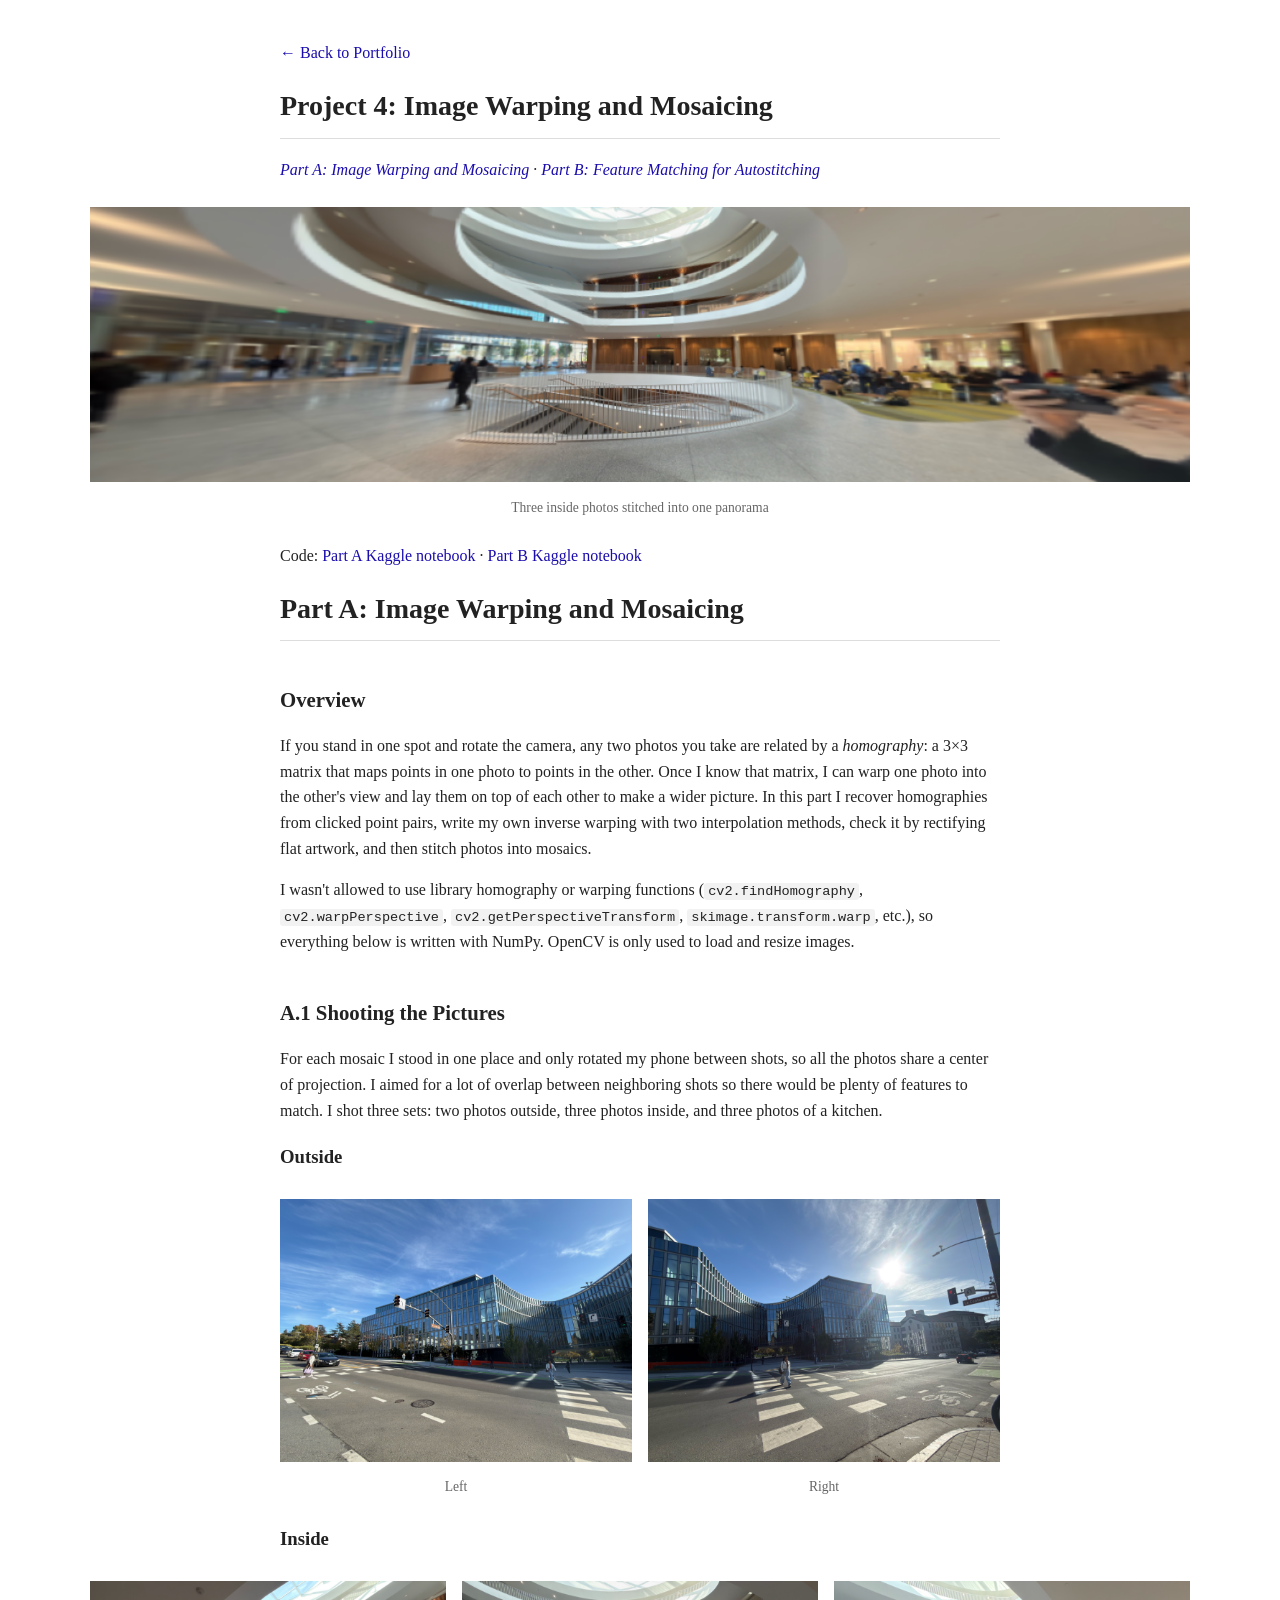
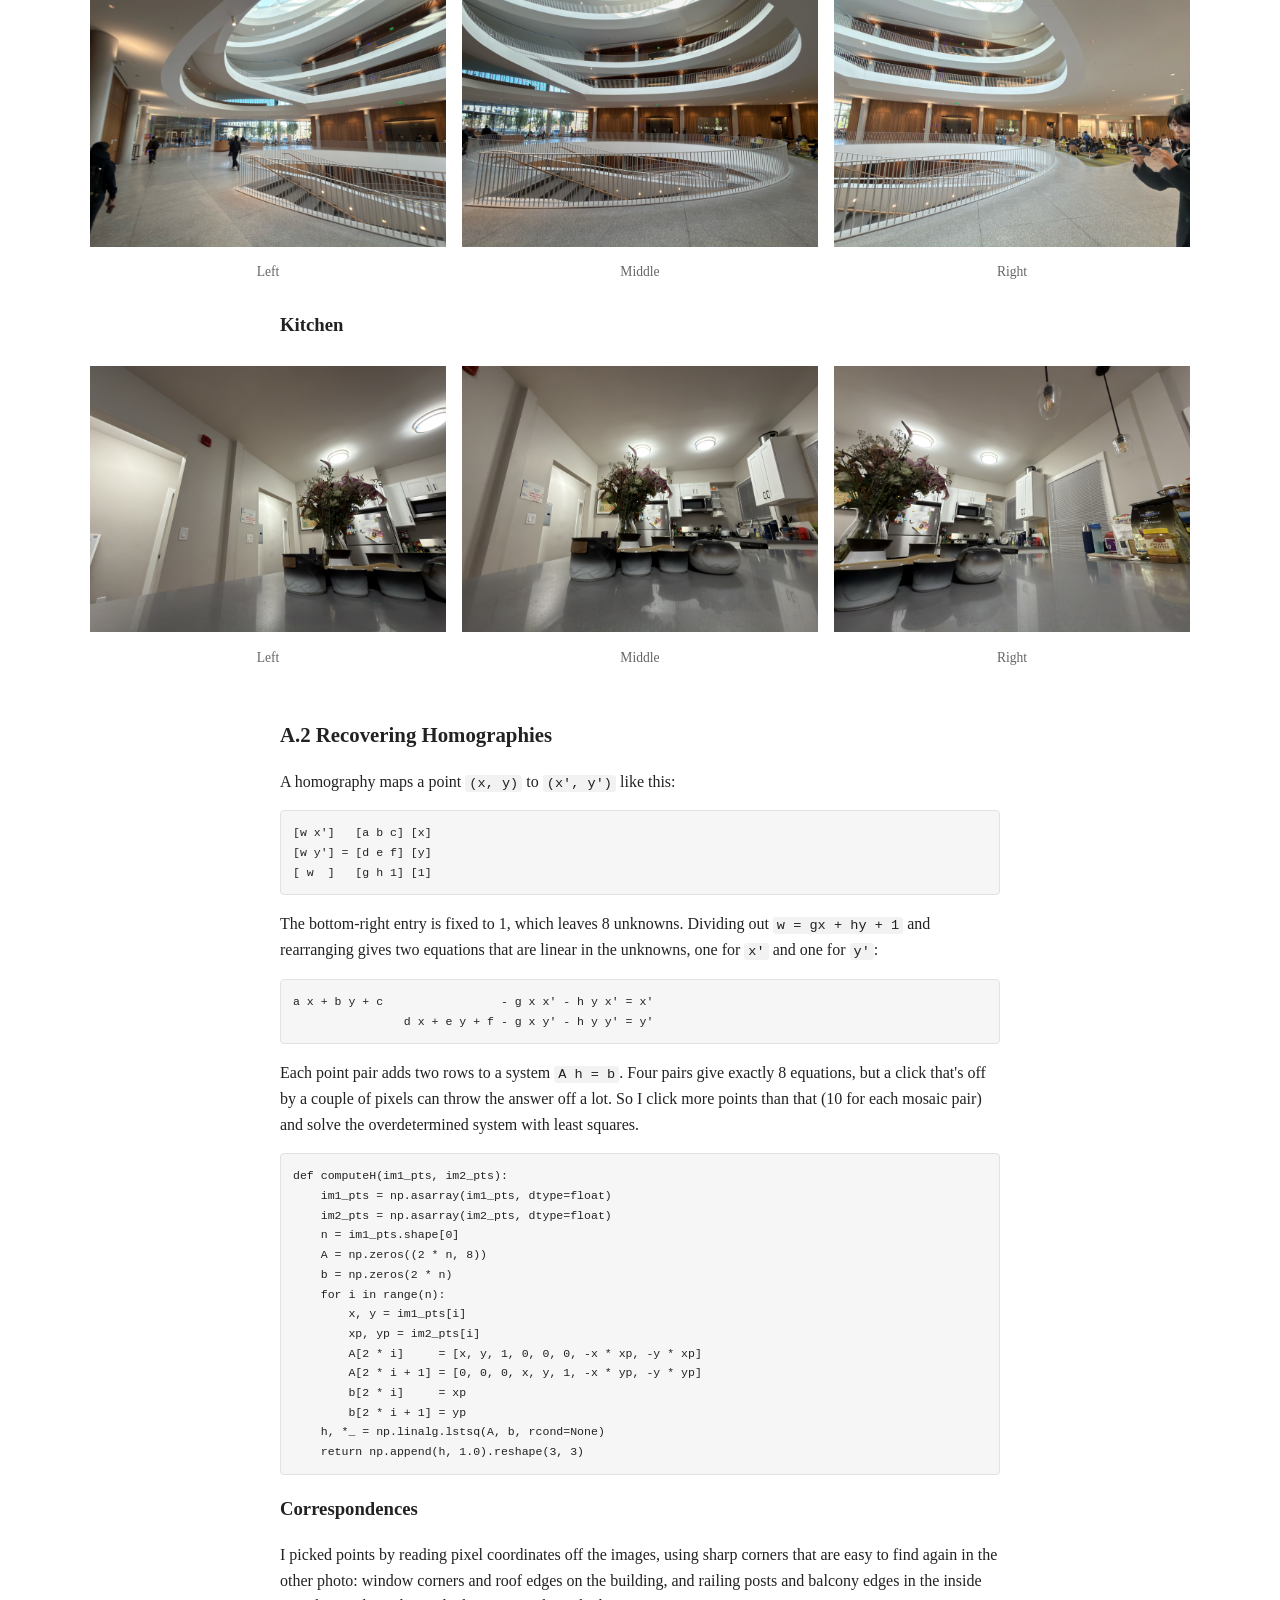
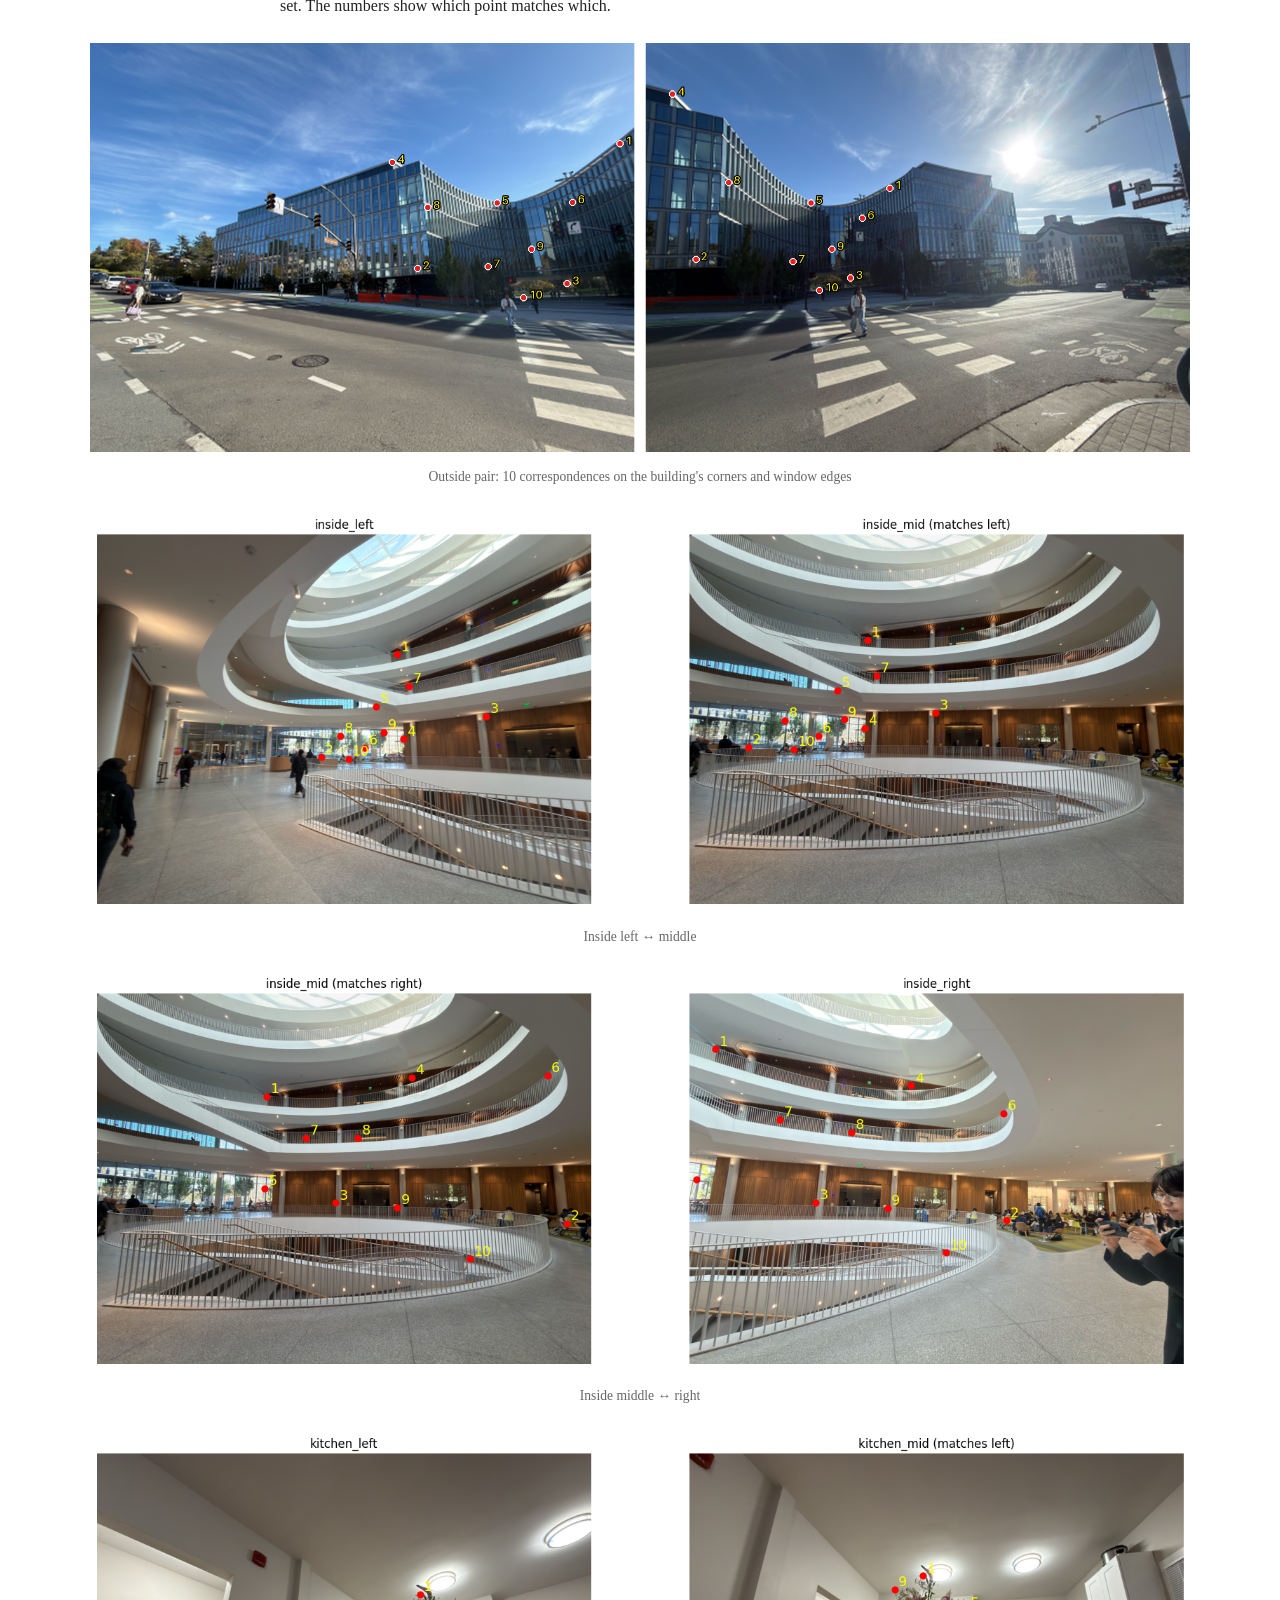
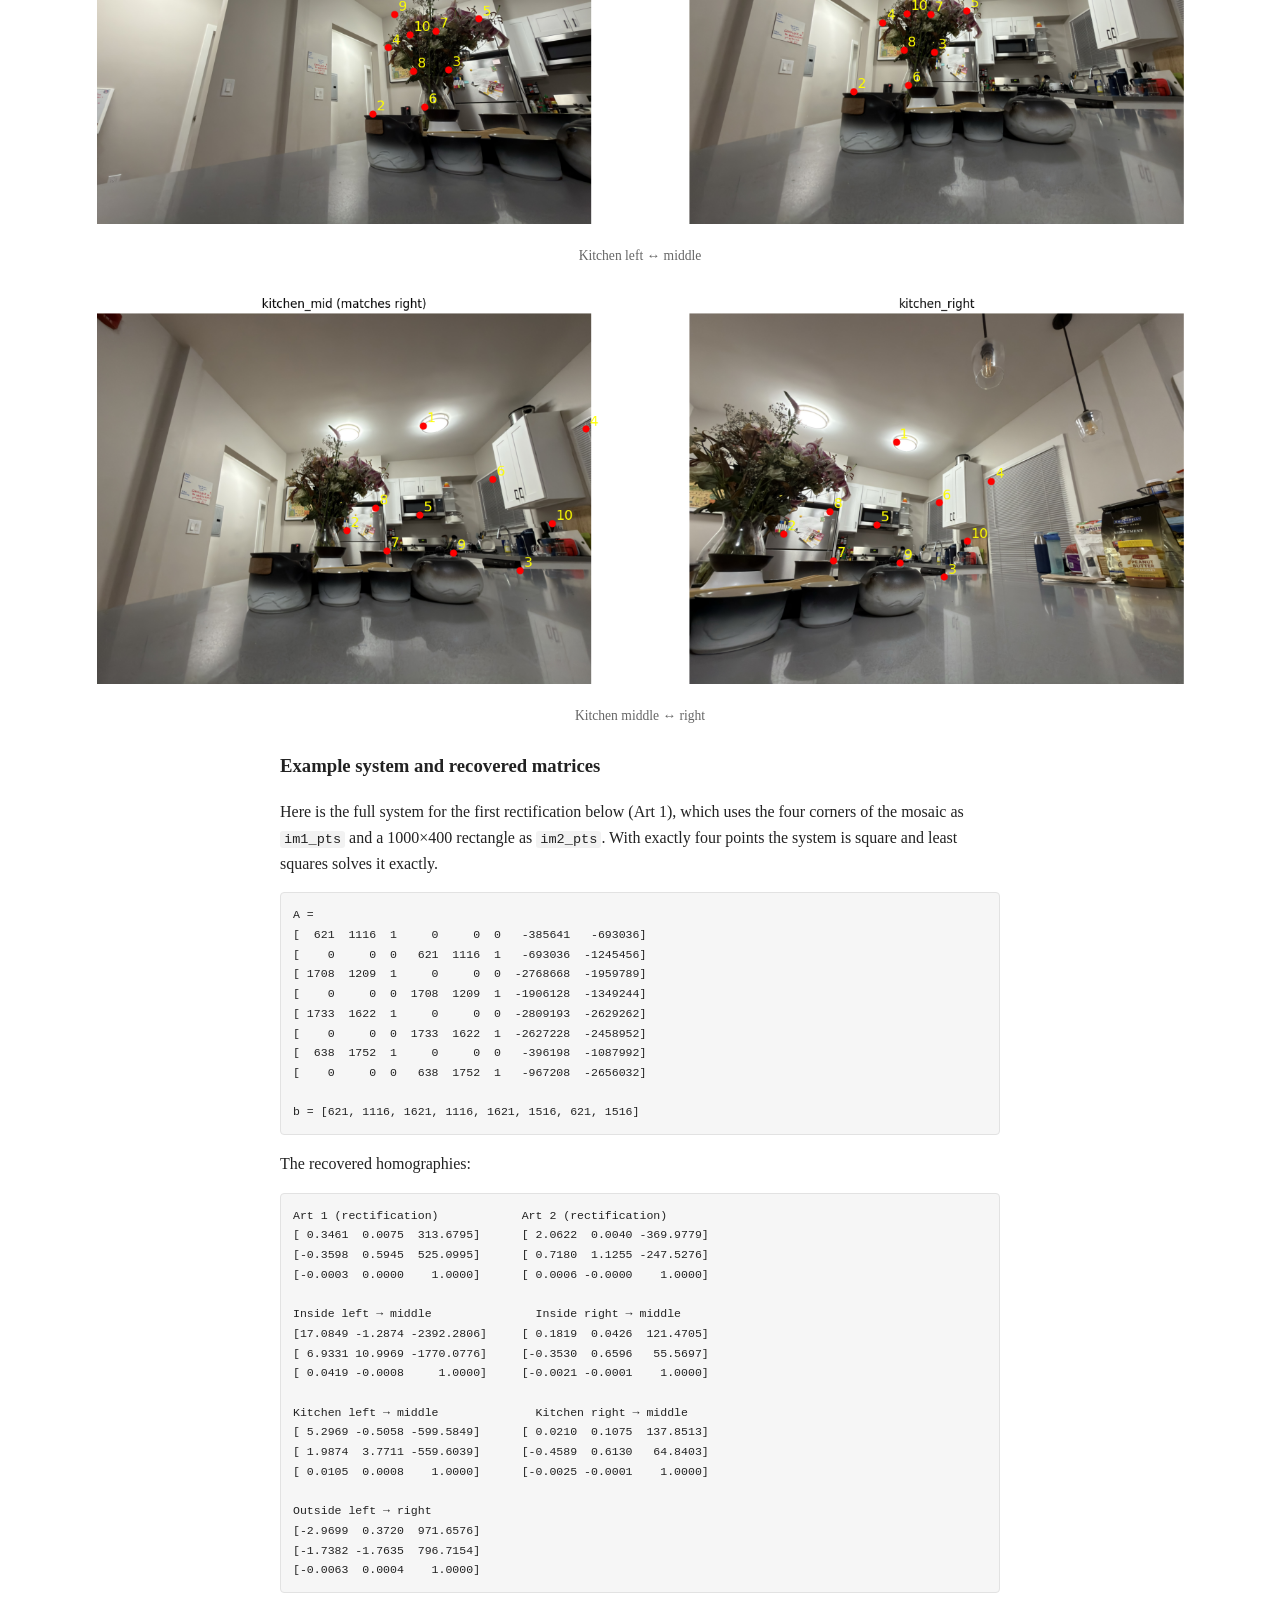
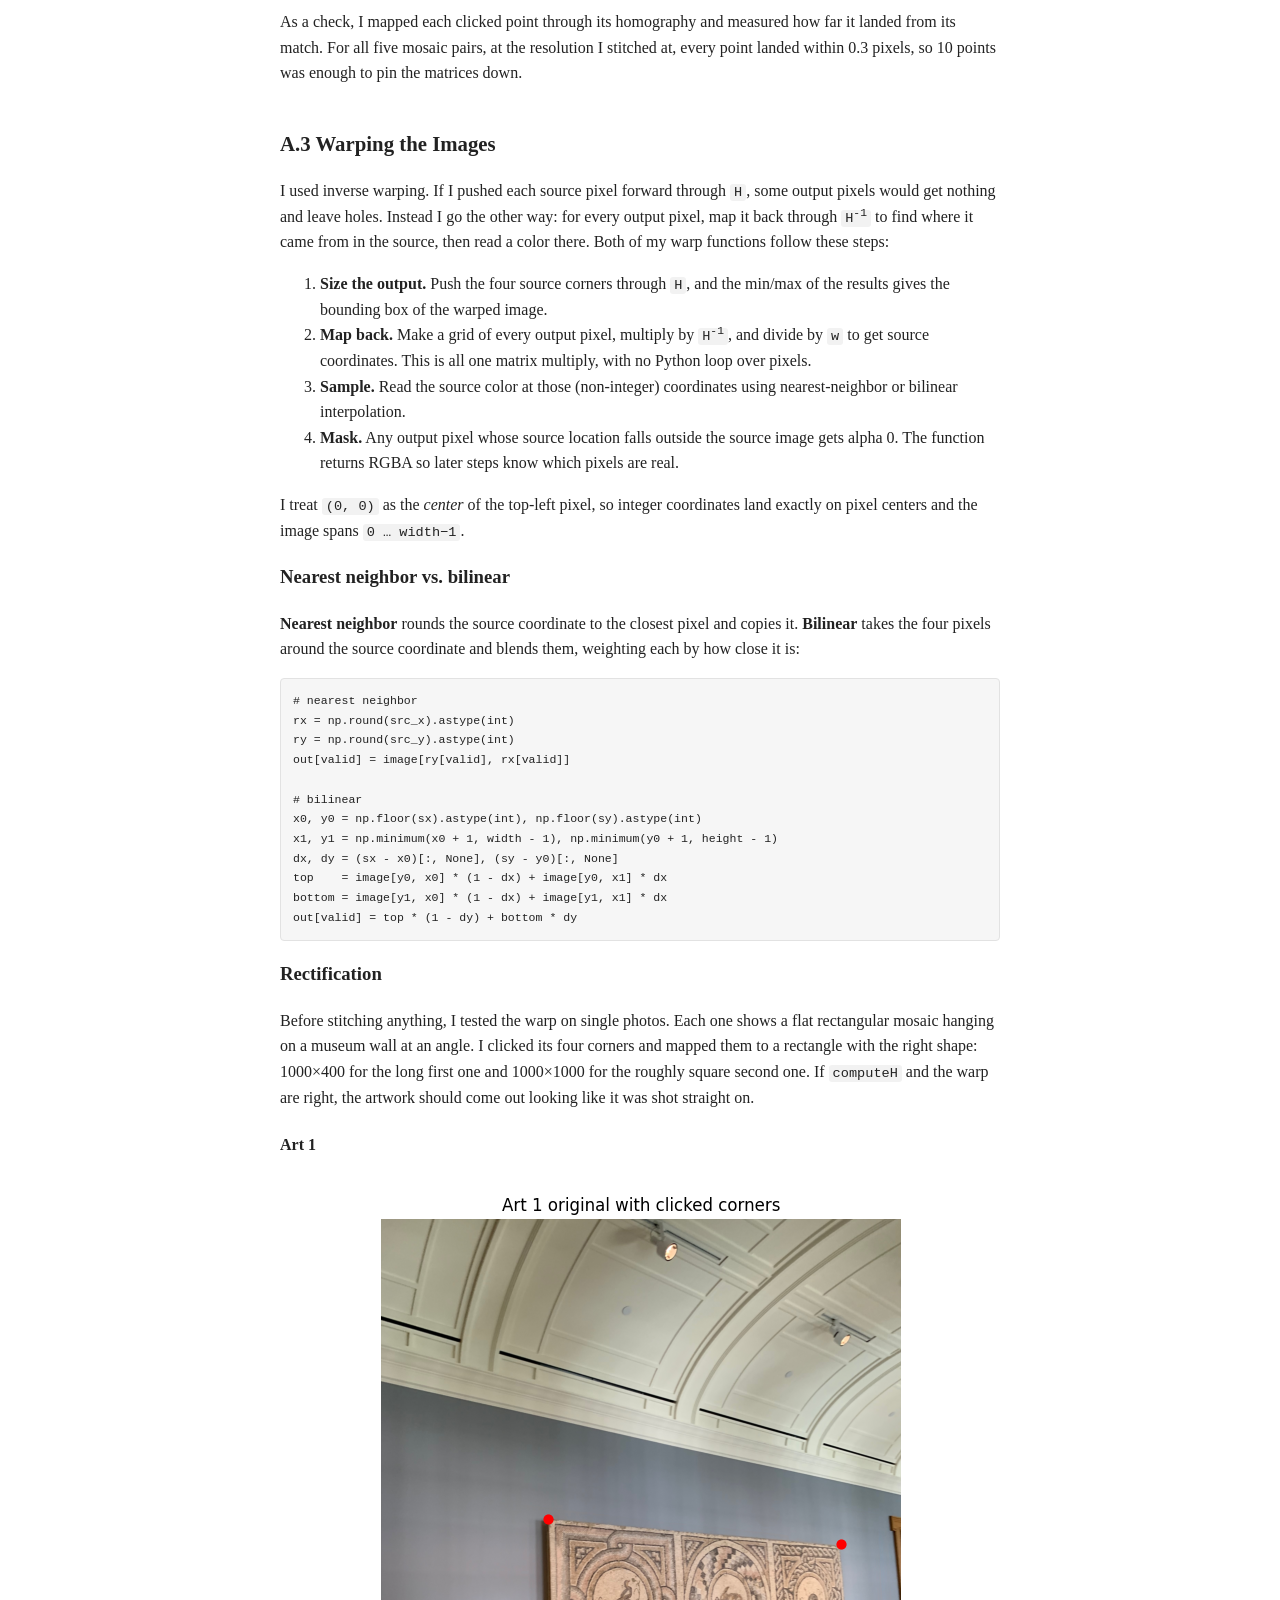
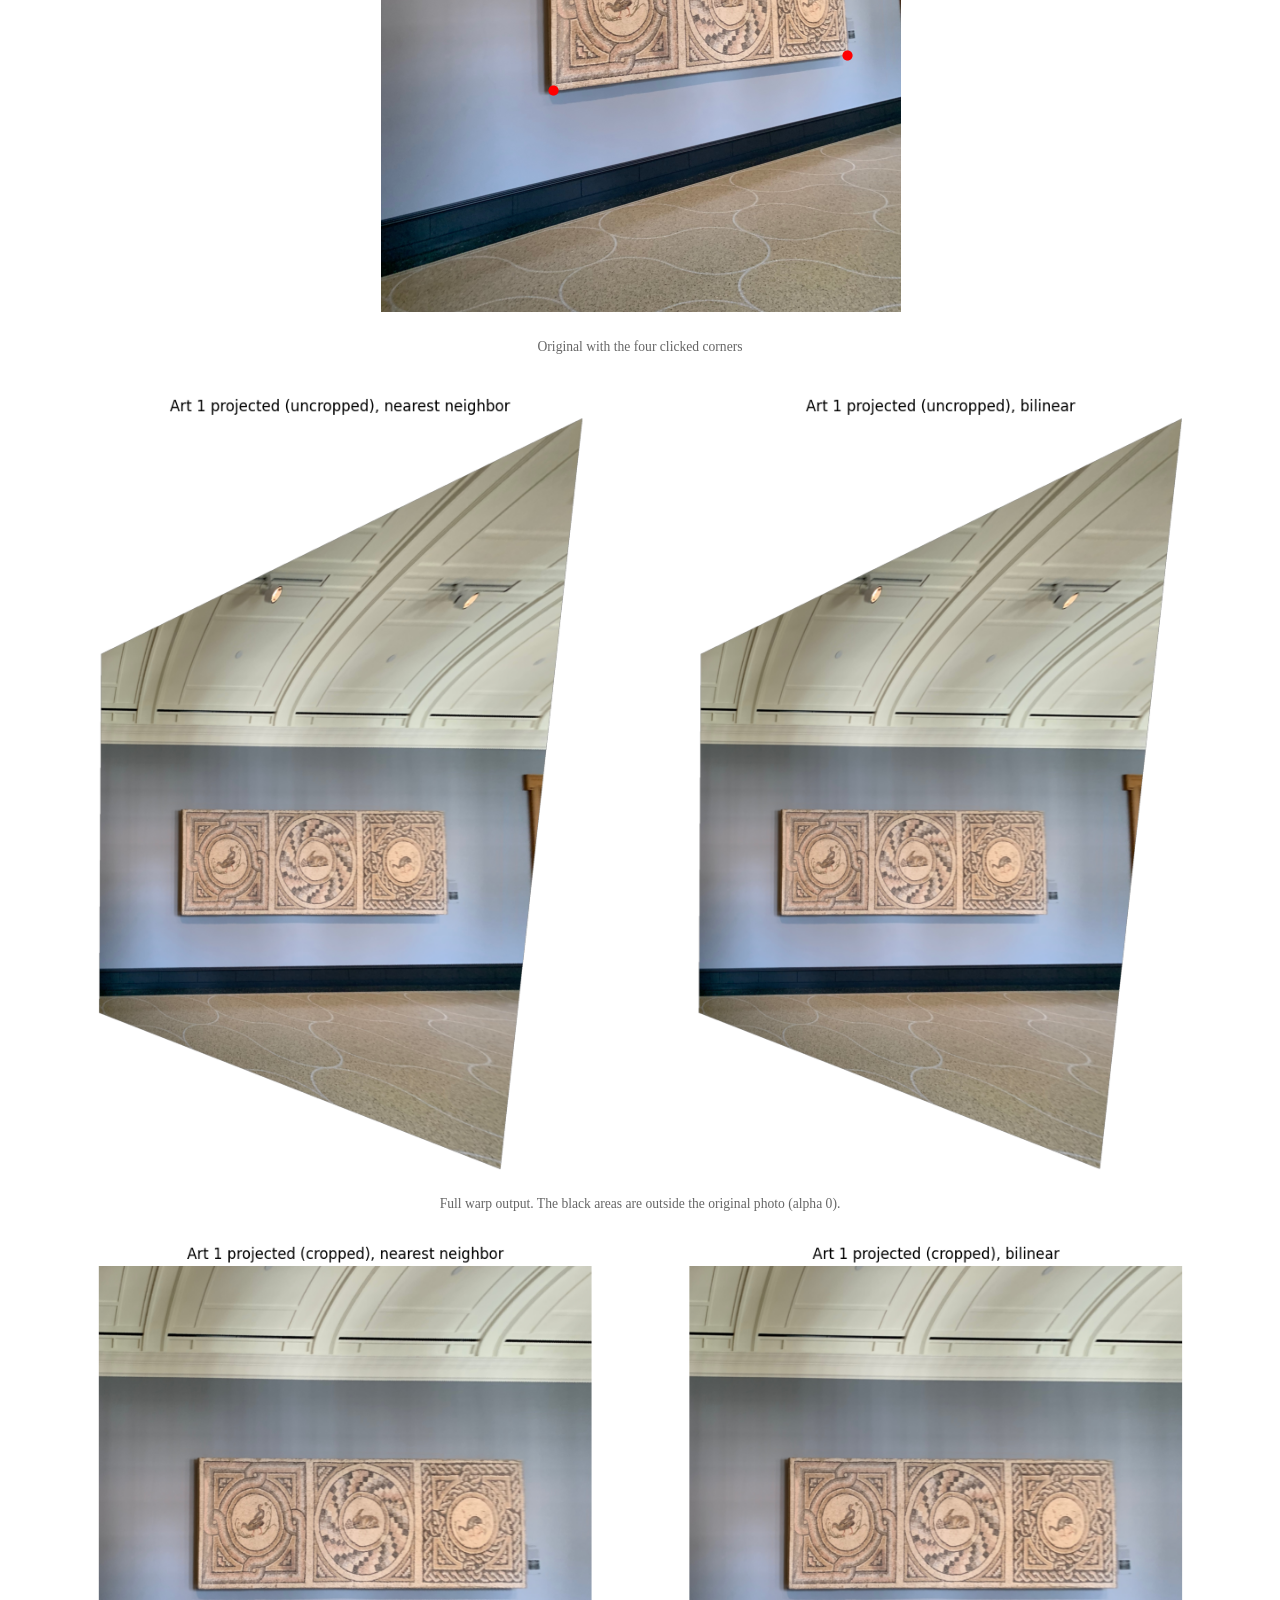
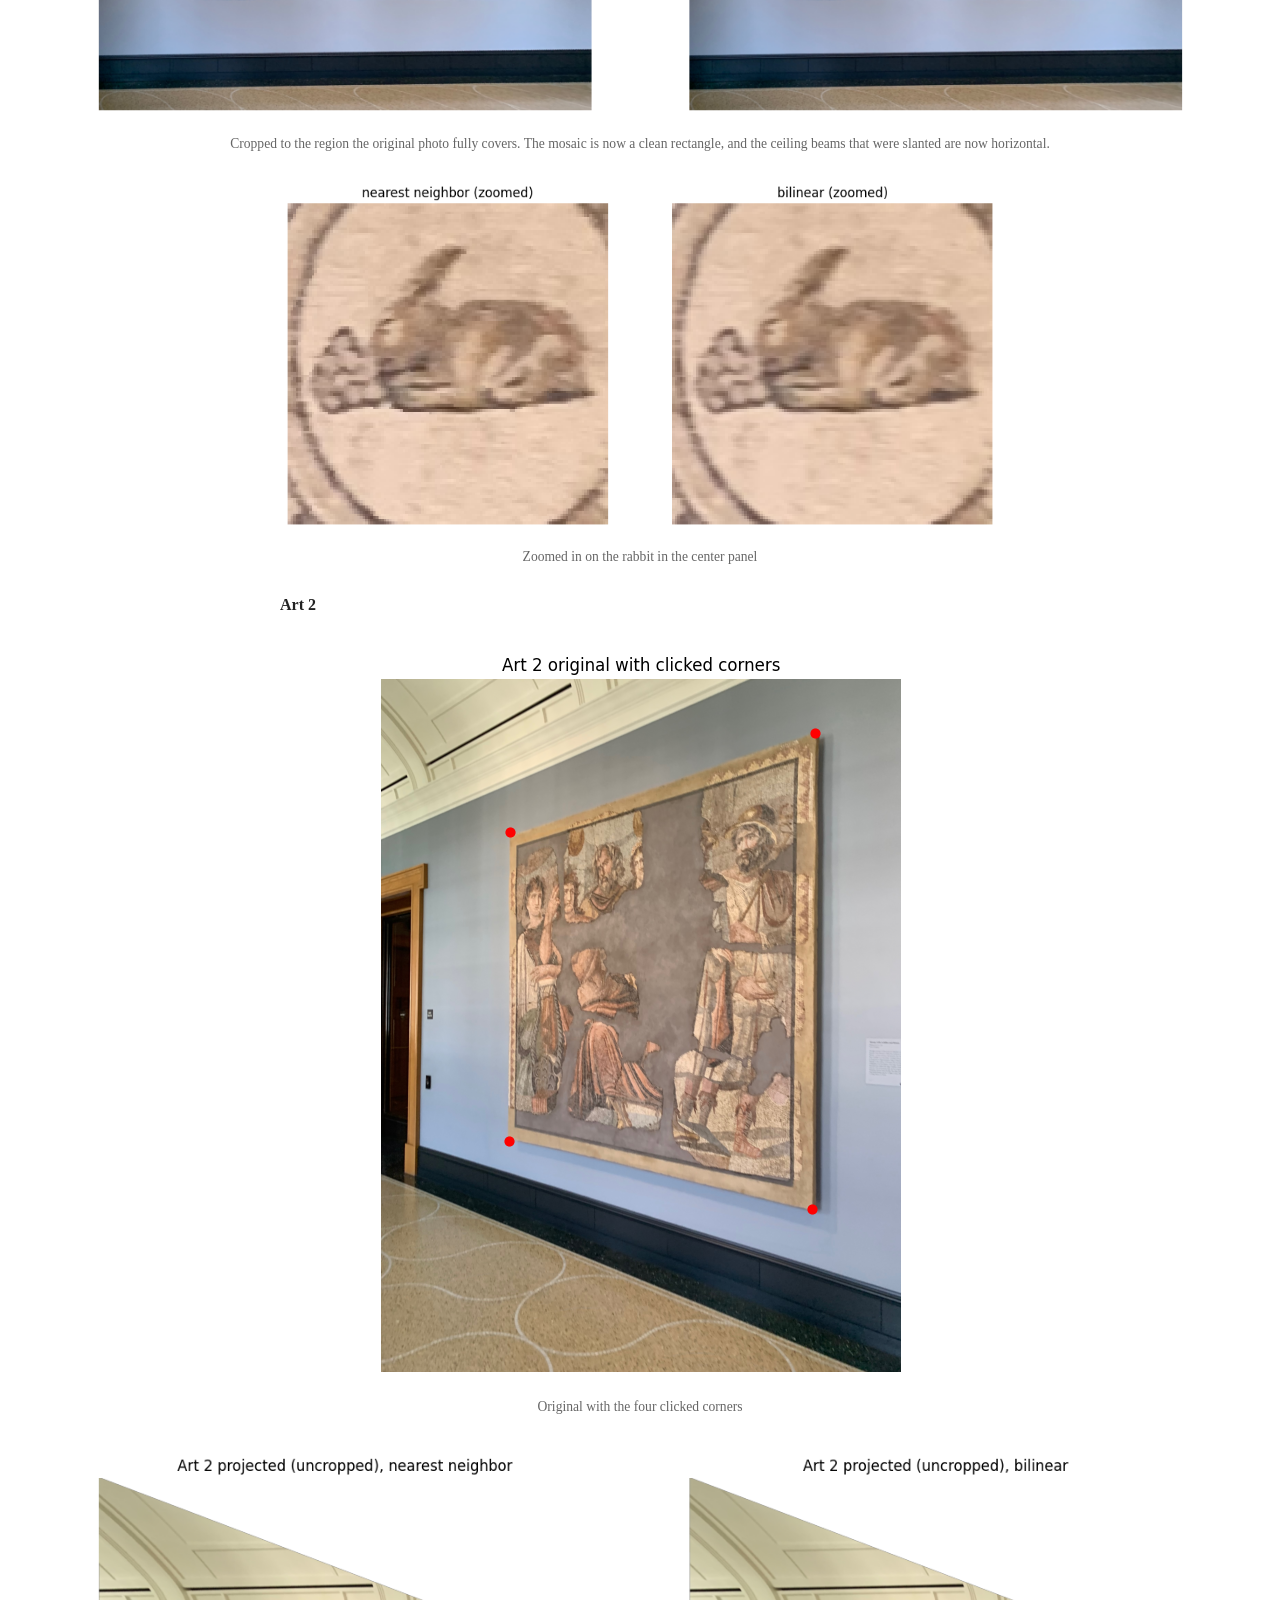
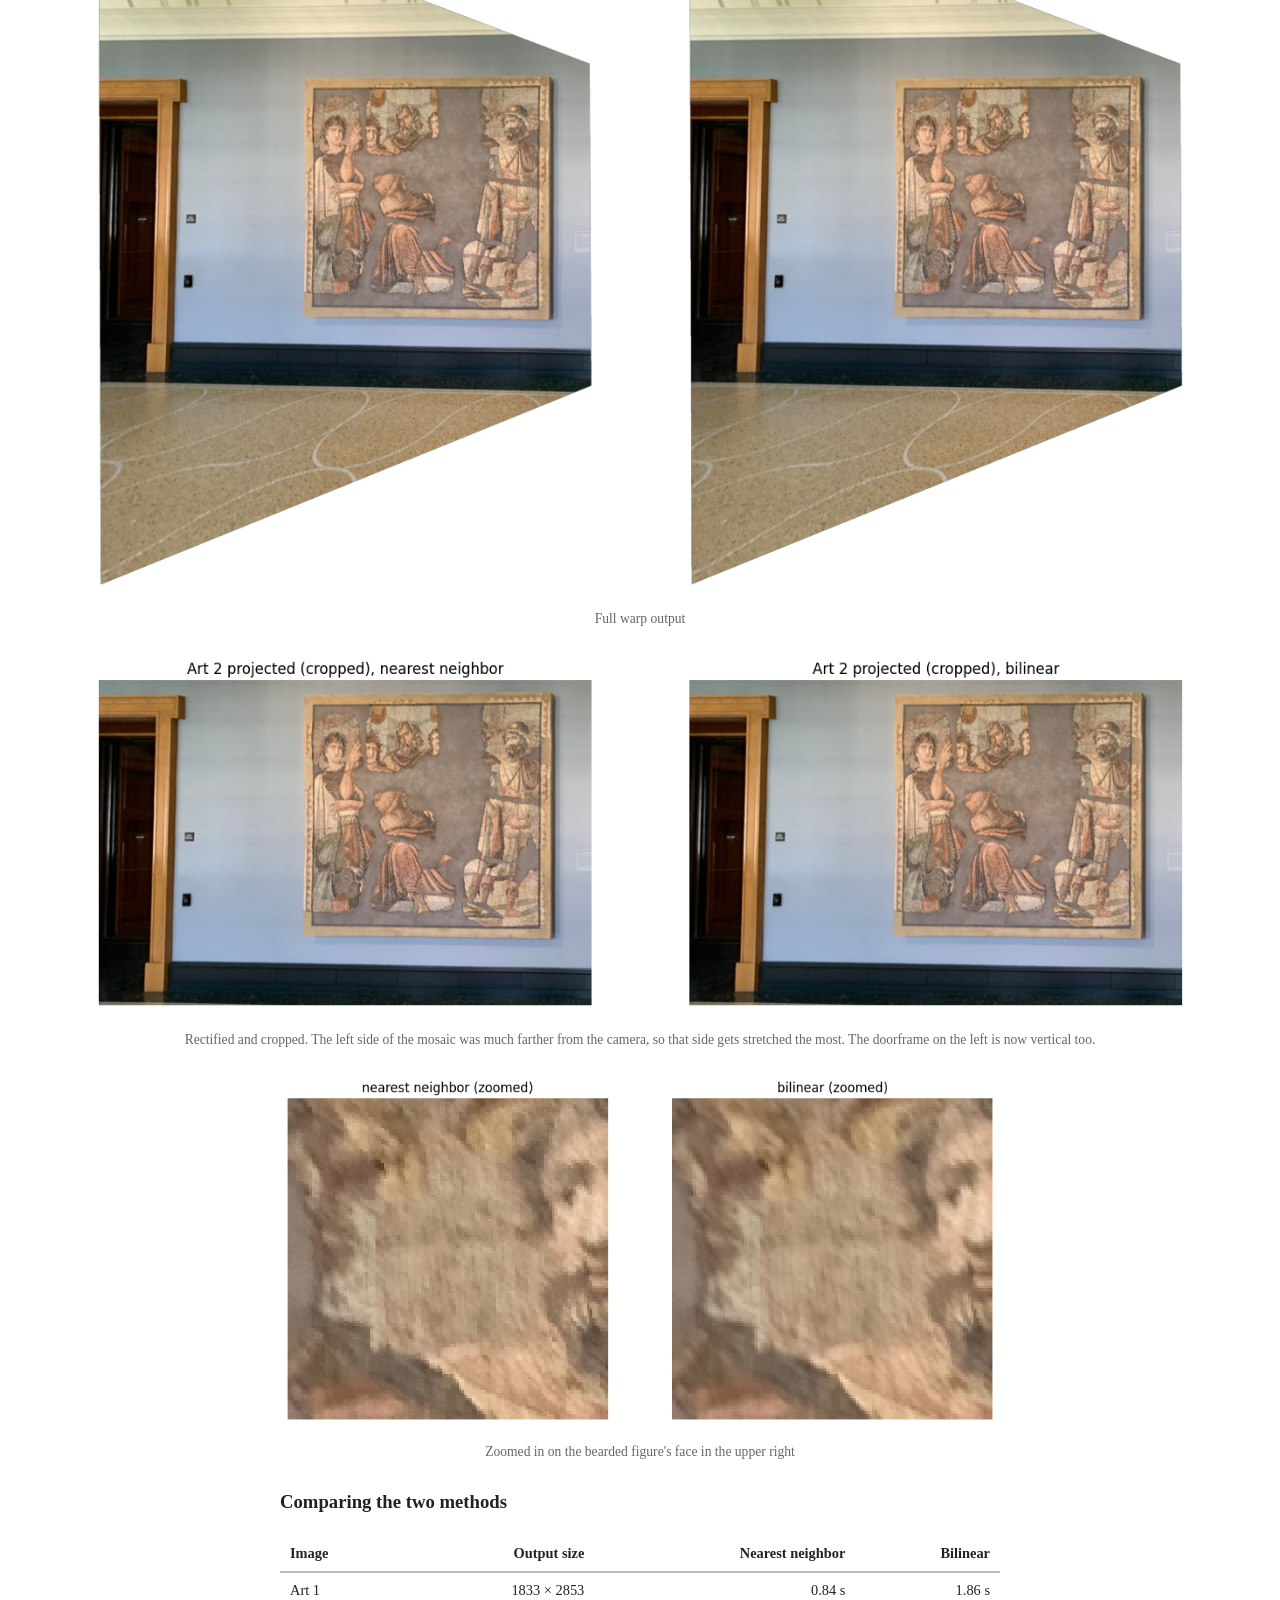
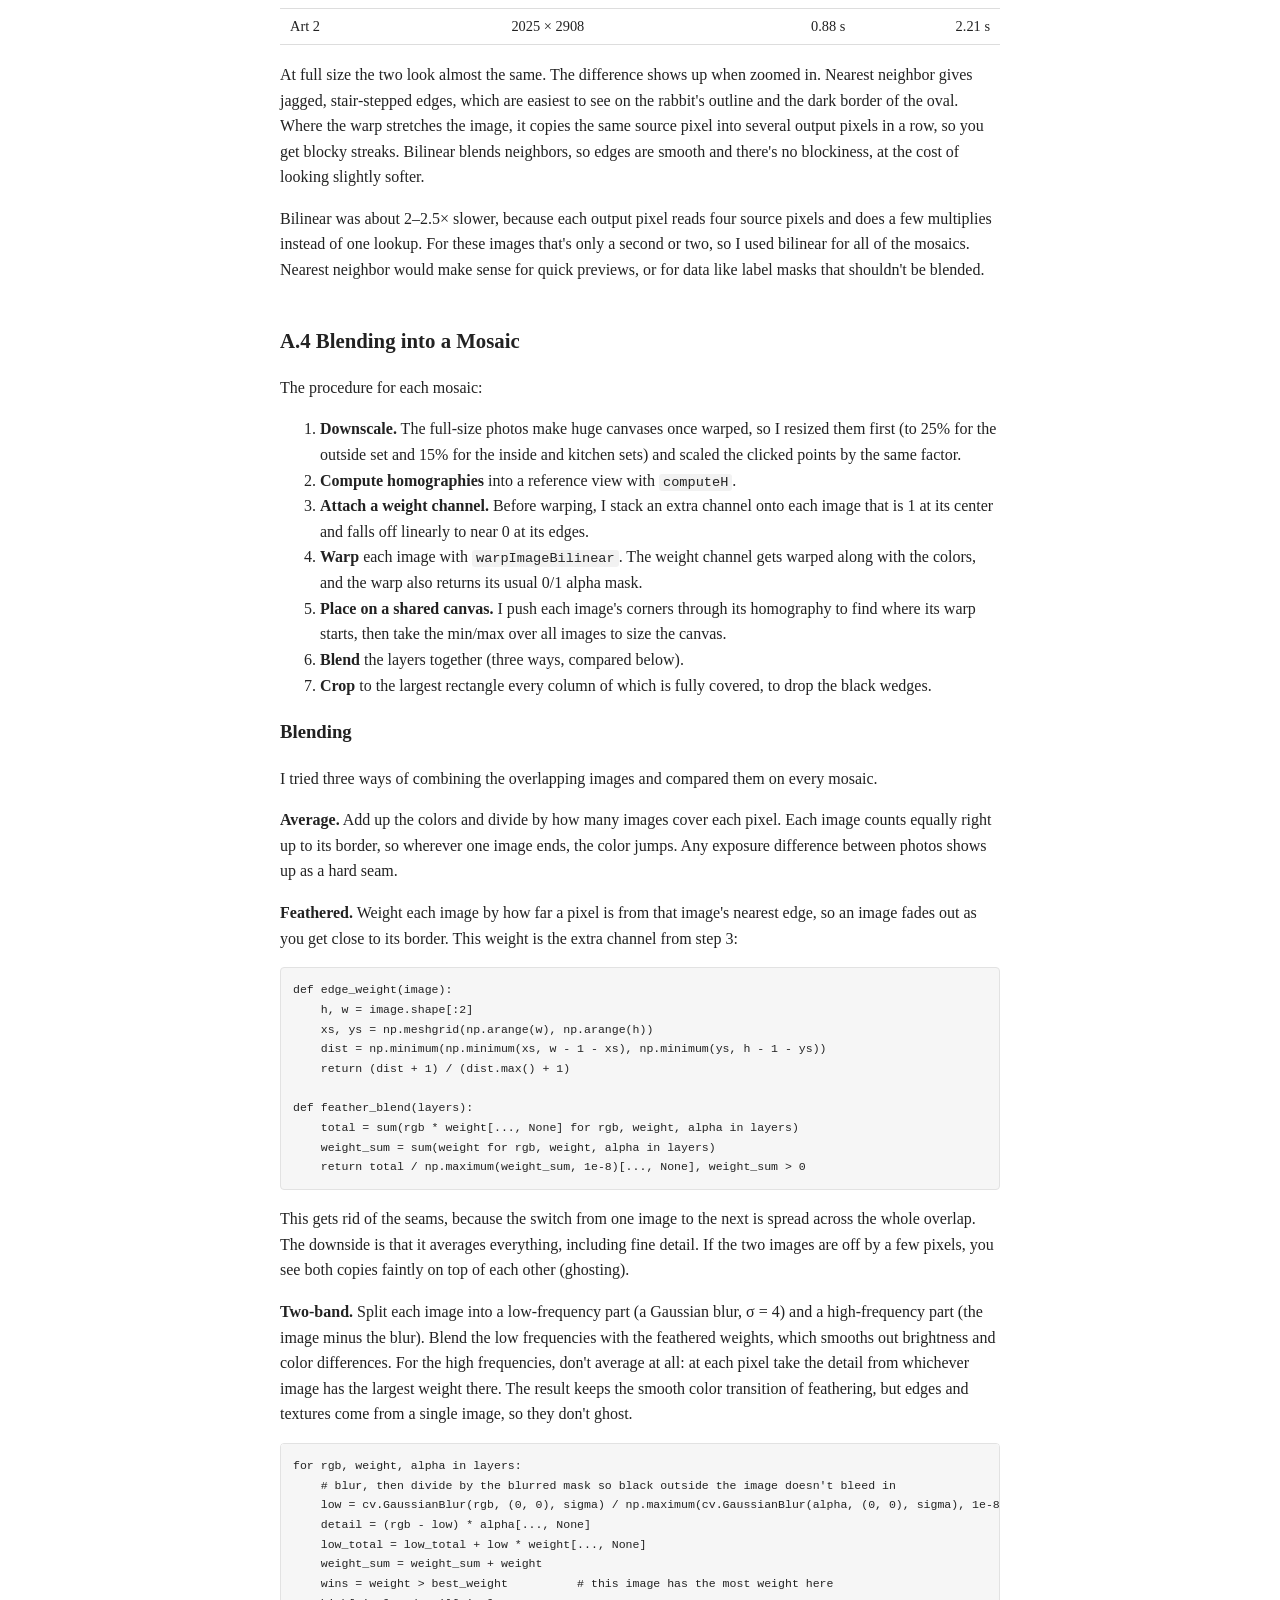
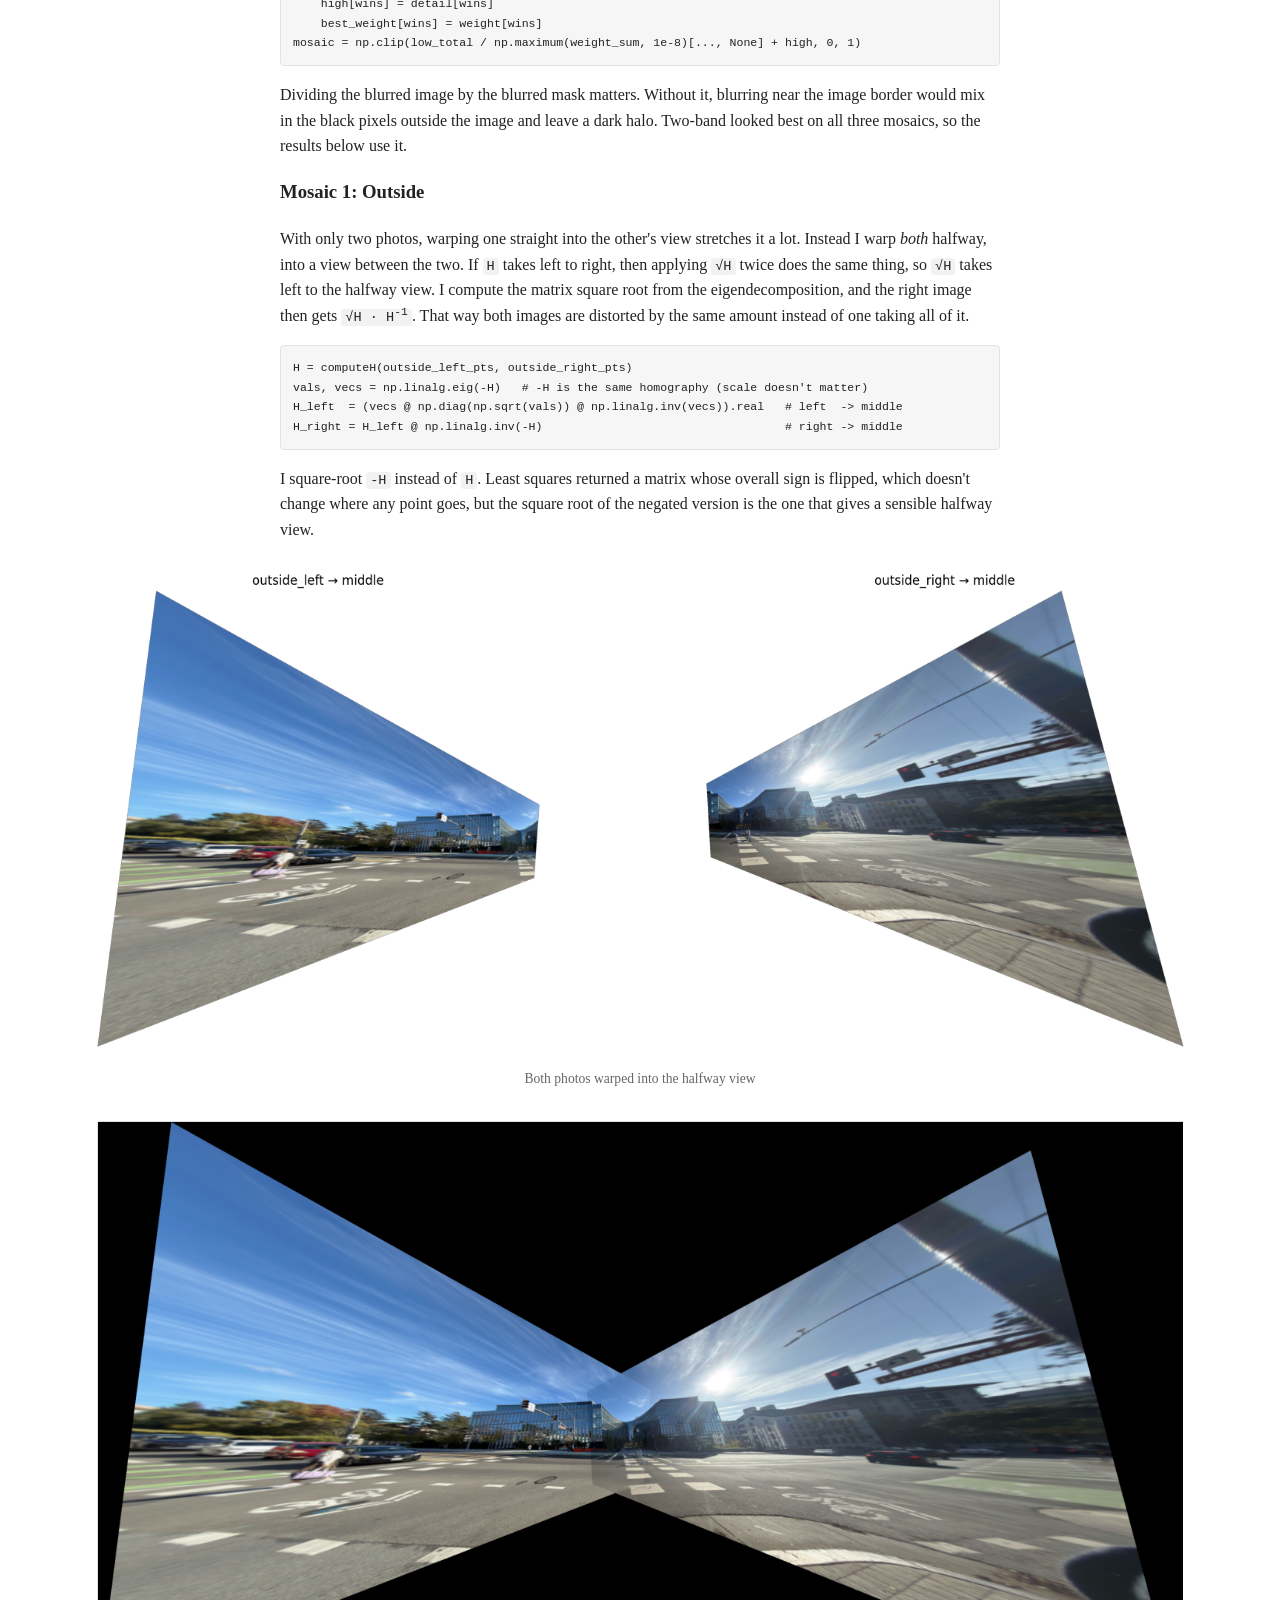
<file: 4/index.html>
<!DOCTYPE html>
<html>
<head>
    <meta charset="utf-8">
    <meta name="viewport" content="width=device-width, initial-scale=1">
    <title>Project 4: Image Warping and Mosaicing</title>
    <link rel="stylesheet" href="../styles.css">
</head>
<body>
    <p><a href="../index.html">&larr; Back to Portfolio</a></p>

    <h1>Project 4: Image Warping and Mosaicing</h1>
    <p>
        <a href="#part-a"><em>Part A: Image Warping and Mosaicing</em></a>
        &middot;
        <a href="#part-b"><em>Part B: Feature Matching for Autostitching</em></a>
    </p>

    <figure class="wide">
        <img src="./images/inside_blend_twoband.png" alt="Three-photo panorama of the inside set">
        <figcaption>Three inside photos stitched into one panorama</figcaption>
    </figure>

    <p>
        Code: <a href="https://www.kaggle.com/code/nikkoadrianpaclebucb/project-4-part-a">Part A Kaggle notebook</a>
        &middot;
        <a href="https://www.kaggle.com/code/nikkoadrianpaclebucb/project-4-part-b">Part B Kaggle notebook</a>
    </p>

    <h1 id="part-a">Part A: Image Warping and Mosaicing</h1>

    <h2>Overview</h2>
    <p>
        If you stand in one spot and rotate the camera, any two photos you take are related by a
        <em>homography</em>: a 3&times;3 matrix that maps points in one photo to points in the
        other. Once I know that matrix, I can warp one photo into the other's view and lay them on
        top of each other to make a wider picture. In this part I recover homographies from
        clicked point pairs, write my own inverse warping with two interpolation methods, check
        it by rectifying flat artwork, and then stitch photos into mosaics.
    </p>
    <p>
        I wasn't allowed to use library homography or warping functions
        (<code>cv2.findHomography</code>, <code>cv2.warpPerspective</code>,
        <code>cv2.getPerspectiveTransform</code>, <code>skimage.transform.warp</code>, etc.), so
        everything below is written with NumPy. OpenCV is only used to load and resize images.
    </p>

    <!-- ===================================================================== -->
    <!-- ================================ A.1 ================================ -->
    <!-- ===================================================================== -->
    <h2>A.1 Shooting the Pictures</h2>
    <p>
        For each mosaic I stood in one place and only rotated my phone between shots, so all the
        photos share a center of projection. I aimed for a lot of overlap between neighboring
        shots so there would be plenty of features to match. I shot three sets: two photos outside,
        three photos inside, and three photos of a kitchen.
    </p>

    <h3>Outside</h3>
    <div class="photo-row">
        <figure>
            <img src="./images/outside_left.png" alt="Left photo: glass building and crosswalk">
            <figcaption>Left</figcaption>
        </figure>
        <figure>
            <img src="./images/outside_right.png" alt="Right photo: same building rotated right, sun in frame">
            <figcaption>Right</figcaption>
        </figure>
    </div>

    <h3>Inside</h3>
    <div class="photo-row wide">
        <figure>
            <img src="./images/inside_left.png" alt="Left inside photo">
            <figcaption>Left</figcaption>
        </figure>
        <figure>
            <img src="./images/inside_mid.png" alt="Middle inside photo">
            <figcaption>Middle</figcaption>
        </figure>
        <figure>
            <img src="./images/inside_right.png" alt="Right photo: seating area with people">
            <figcaption>Right</figcaption>
        </figure>
    </div>

    <h3>Kitchen</h3>
    <div class="photo-row wide">
        <figure>
            <img src="./images/kitchen_left.png" alt="Left kitchen photo: hallway wall and doorway">
            <figcaption>Left</figcaption>
        </figure>
        <figure>
            <img src="./images/kitchen_mid.png" alt="Middle kitchen photo: counter with pots and a vase of flowers">
            <figcaption>Middle</figcaption>
        </figure>
        <figure>
            <img src="./images/kitchen_right.png" alt="Right kitchen photo: counter, window blinds and groceries">
            <figcaption>Right</figcaption>
        </figure>
    </div>

    <!-- ===================================================================== -->
    <!-- ================================ A.2 ================================ -->
    <!-- ===================================================================== -->
    <h2>A.2 Recovering Homographies</h2>
    <p>
        A homography maps a point <code>(x, y)</code> to <code>(x', y')</code> like this:
    </p>
<pre><code>[w x']   [a b c] [x]
[w y'] = [d e f] [y]
[ w  ]   [g h 1] [1]</code></pre>
    <p>
        The bottom-right entry is fixed to 1, which leaves 8 unknowns. Dividing out
        <code>w = gx + hy + 1</code> and rearranging gives two equations that are linear in the
        unknowns, one for <code>x'</code> and one for <code>y'</code>:
    </p>
<pre><code>a x + b y + c                 - g x x' - h y x' = x'
                d x + e y + f - g x y' - h y y' = y'</code></pre>
    <p>
        Each point pair adds two rows to a system <code>A h = b</code>. Four pairs give exactly 8
        equations, but a click that's off by a couple of pixels can throw the answer off a lot.
        So I click more points than that (10 for each mosaic pair) and solve the overdetermined
        system with least squares.
    </p>
<pre><code>def computeH(im1_pts, im2_pts):
    im1_pts = np.asarray(im1_pts, dtype=float)
    im2_pts = np.asarray(im2_pts, dtype=float)
    n = im1_pts.shape[0]
    A = np.zeros((2 * n, 8))
    b = np.zeros(2 * n)
    for i in range(n):
        x, y = im1_pts[i]
        xp, yp = im2_pts[i]
        A[2 * i]     = [x, y, 1, 0, 0, 0, -x * xp, -y * xp]
        A[2 * i + 1] = [0, 0, 0, x, y, 1, -x * yp, -y * yp]
        b[2 * i]     = xp
        b[2 * i + 1] = yp
    h, *_ = np.linalg.lstsq(A, b, rcond=None)
    return np.append(h, 1.0).reshape(3, 3)</code></pre>

    <h3>Correspondences</h3>
    <p>
        I picked points by reading pixel coordinates off the images, using sharp corners that are
        easy to find again in the other photo: window corners and roof edges on the building,
        and railing posts and balcony edges in the inside set. The numbers show which point matches
        which.
    </p>
    <figure class="wide">
        <img src="./images/outside_correspondences.png" alt="Outside photos with 10 numbered matching points on the building">
        <figcaption>Outside pair: 10 correspondences on the building's corners and window edges</figcaption>
    </figure>
    <figure class="wide">
        <img src="./images/inside_correspondences_left.png" alt="Inside left and middle photos with 10 numbered matching points">
        <figcaption>Inside left &harr; middle</figcaption>
    </figure>
    <figure class="wide">
        <img src="./images/inside_correspondences_right.png" alt="Inside middle and right photos with 10 numbered matching points">
        <figcaption>Inside middle &harr; right</figcaption>
    </figure>
    <figure class="wide">
        <img src="./images/kitchen_correspondences_left.png" alt="Kitchen left and middle photos with 10 numbered matching points">
        <figcaption>Kitchen left &harr; middle</figcaption>
    </figure>
    <figure class="wide">
        <img src="./images/kitchen_correspondences_right.png" alt="Kitchen middle and right photos with 10 numbered matching points">
        <figcaption>Kitchen middle &harr; right</figcaption>
    </figure>

    <h3>Example system and recovered matrices</h3>
    <p>
        Here is the full system for the first rectification below (Art 1), which uses the four
        corners of the mosaic as <code>im1_pts</code> and a 1000&times;400 rectangle as
        <code>im2_pts</code>. With exactly four points the system is square and least squares
        solves it exactly.
    </p>
<pre><code>A =
[  621  1116  1     0     0  0   -385641   -693036]
[    0     0  0   621  1116  1   -693036  -1245456]
[ 1708  1209  1     0     0  0  -2768668  -1959789]
[    0     0  0  1708  1209  1  -1906128  -1349244]
[ 1733  1622  1     0     0  0  -2809193  -2629262]
[    0     0  0  1733  1622  1  -2627228  -2458952]
[  638  1752  1     0     0  0   -396198  -1087992]
[    0     0  0   638  1752  1   -967208  -2656032]

b = [621, 1116, 1621, 1116, 1621, 1516, 621, 1516]</code></pre>
    <p>The recovered homographies:</p>
<pre><code>Art 1 (rectification)            Art 2 (rectification)
[ 0.3461  0.0075  313.6795]      [ 2.0622  0.0040 -369.9779]
[-0.3598  0.5945  525.0995]      [ 0.7180  1.1255 -247.5276]
[-0.0003  0.0000    1.0000]      [ 0.0006 -0.0000    1.0000]

Inside left &rarr; middle               Inside right &rarr; middle
[17.0849 -1.2874 -2392.2806]     [ 0.1819  0.0426  121.4705]
[ 6.9331 10.9969 -1770.0776]     [-0.3530  0.6596   55.5697]
[ 0.0419 -0.0008     1.0000]     [-0.0021 -0.0001    1.0000]

Kitchen left &rarr; middle              Kitchen right &rarr; middle
[ 5.2969 -0.5058 -599.5849]      [ 0.0210  0.1075  137.8513]
[ 1.9874  3.7711 -559.6039]      [-0.4589  0.6130   64.8403]
[ 0.0105  0.0008    1.0000]      [-0.0025 -0.0001    1.0000]

Outside left &rarr; right
[-2.9699  0.3720  971.6576]
[-1.7382 -1.7635  796.7154]
[-0.0063  0.0004    1.0000]</code></pre>
    <p>
        As a check, I mapped each clicked point through its homography and measured how far it
        landed from its match. For all five mosaic pairs, at the resolution I stitched at, every
        point landed within 0.3 pixels, so 10 points was enough to pin the matrices down.
    </p>

    <!-- ===================================================================== -->
    <!-- ================================ A.3 ================================ -->
    <!-- ===================================================================== -->
    <h2>A.3 Warping the Images</h2>
    <p>
        I used inverse warping. If I pushed each source pixel forward through <code>H</code>,
        some output pixels would get nothing and leave holes. Instead I go the other way: for
        every output pixel, map it back through <code>H<sup>-1</sup></code> to find where it came
        from in the source, then read a color there. Both of my warp functions follow these steps:
    </p>
    <ol>
        <li>
            <strong>Size the output.</strong> Push the four source corners through
            <code>H</code>, and the min/max of the results gives the bounding box of the warped
            image.
        </li>
        <li>
            <strong>Map back.</strong> Make a grid of every output pixel, multiply by
            <code>H<sup>-1</sup></code>, and divide by <code>w</code> to get source coordinates.
            This is all one matrix multiply, with no Python loop over pixels.
        </li>
        <li>
            <strong>Sample.</strong> Read the source color at those (non-integer) coordinates
            using nearest-neighbor or bilinear interpolation.
        </li>
        <li>
            <strong>Mask.</strong> Any output pixel whose source location falls outside the
            source image gets alpha 0. The function returns RGBA so later steps know which
            pixels are real.
        </li>
    </ol>
    <p>
        I treat <code>(0, 0)</code> as the <em>center</em> of the top-left pixel, so integer
        coordinates land exactly on pixel centers and the image spans
        <code>0 &hellip; width&minus;1</code>.
    </p>

    <h3>Nearest neighbor vs. bilinear</h3>
    <p>
        <strong>Nearest neighbor</strong> rounds the source coordinate to the closest pixel and
        copies it. <strong>Bilinear</strong> takes the four pixels around the source coordinate
        and blends them, weighting each by how close it is:
    </p>
<pre><code># nearest neighbor
rx = np.round(src_x).astype(int)
ry = np.round(src_y).astype(int)
out[valid] = image[ry[valid], rx[valid]]

# bilinear
x0, y0 = np.floor(sx).astype(int), np.floor(sy).astype(int)
x1, y1 = np.minimum(x0 + 1, width - 1), np.minimum(y0 + 1, height - 1)
dx, dy = (sx - x0)[:, None], (sy - y0)[:, None]
top    = image[y0, x0] * (1 - dx) + image[y0, x1] * dx
bottom = image[y1, x0] * (1 - dx) + image[y1, x1] * dx
out[valid] = top * (1 - dy) + bottom * dy</code></pre>

    <h3>Rectification</h3>
    <p>
        Before stitching anything, I tested the warp on single photos. Each one shows a flat
        rectangular mosaic hanging on a museum wall at an angle. I clicked its four corners and
        mapped them to a rectangle with the right shape: 1000&times;400 for the long first one and
        1000&times;1000 for the roughly square second one. If <code>computeH</code> and the warp
        are right, the artwork should come out looking like it was shot straight on.
    </p>

    <h4>Art 1</h4>
    <div class="photo-row">
        <figure>
            <img src="./images/art1_corners.png" alt="Long mosaic photographed at an angle, four corners marked">
            <figcaption>Original with the four clicked corners</figcaption>
        </figure>
    </div>
    <figure class="wide">
        <img src="./images/art1_uncropped.png" alt="Full warped output for Art 1, nearest neighbor and bilinear">
        <figcaption>Full warp output. The black areas are outside the original photo (alpha 0).</figcaption>
    </figure>
    <figure class="wide">
        <img src="./images/art1_rectified.png" alt="Rectified Art 1 cropped, nearest neighbor and bilinear">
        <figcaption>
            Cropped to the region the original photo fully covers. The mosaic is now a clean
            rectangle, and the ceiling beams that were slanted are now horizontal.
        </figcaption>
    </figure>
    <figure>
        <img src="./images/art1_zoom.png" alt="Zoomed crop of the rabbit, nearest neighbor and bilinear">
        <figcaption>Zoomed in on the rabbit in the center panel</figcaption>
    </figure>

    <h4>Art 2</h4>
    <div class="photo-row">
        <figure>
            <img src="./images/art2_corners.png" alt="Large square mosaic of figures photographed at an angle, corners marked">
            <figcaption>Original with the four clicked corners</figcaption>
        </figure>
    </div>
    <figure class="wide">
        <img src="./images/art2_uncropped.png" alt="Full warped output for Art 2">
        <figcaption>Full warp output</figcaption>
    </figure>
    <figure class="wide">
        <img src="./images/art2_rectified.png" alt="Rectified Art 2 cropped, nearest neighbor and bilinear">
        <figcaption>
            Rectified and cropped. The left side of the mosaic was much farther from the camera,
            so that side gets stretched the most. The doorframe on the left is now vertical too.
        </figcaption>
    </figure>
    <figure>
        <img src="./images/art2_zoom.png" alt="Zoomed crop of a bearded face, nearest neighbor and bilinear">
        <figcaption>Zoomed in on the bearded figure's face in the upper right</figcaption>
    </figure>

    <h3>Comparing the two methods</h3>
    <table>
        <thead>
            <tr>
                <th>Image</th>
                <th class="num">Output size</th>
                <th class="num">Nearest neighbor</th>
                <th class="num">Bilinear</th>
            </tr>
        </thead>
        <tbody>
            <tr>
                <td>Art 1</td>
                <td class="num">1833 &times; 2853</td>
                <td class="num">0.84 s</td>
                <td class="num">1.86 s</td>
            </tr>
            <tr>
                <td>Art 2</td>
                <td class="num">2025 &times; 2908</td>
                <td class="num">0.88 s</td>
                <td class="num">2.21 s</td>
            </tr>
        </tbody>
    </table>
    <p>
        At full size the two look almost the same. The difference shows up when zoomed in.
        Nearest neighbor gives jagged, stair-stepped edges, which are easiest to see on the
        rabbit's outline and the dark border of the oval. Where the warp stretches the image, it
        copies the same source pixel into several output pixels in a row, so you get blocky
        streaks. Bilinear blends neighbors, so edges are smooth and there's no blockiness, at the
        cost of looking slightly softer.
    </p>
    <p>
        Bilinear was about 2&ndash;2.5&times; slower, because each output pixel reads four source
        pixels and does a few multiplies instead of one lookup. For these images that's only a
        second or two, so I used bilinear for all of the mosaics. Nearest neighbor would make
        sense for quick previews, or for data like label masks that shouldn't be blended.
    </p>

    <!-- ===================================================================== -->
    <!-- ================================ A.4 ================================ -->
    <!-- ===================================================================== -->
    <h2>A.4 Blending into a Mosaic</h2>
    <p>The procedure for each mosaic:</p>
    <ol>
        <li>
            <strong>Downscale.</strong> The full-size photos make huge canvases once warped, so I
            resized them first (to 25% for the outside set and 15% for the inside and kitchen
            sets) and scaled the clicked points by the same factor.
        </li>
        <li>
            <strong>Compute homographies</strong> into a reference view with
            <code>computeH</code>.
        </li>
        <li>
            <strong>Attach a weight channel.</strong> Before warping, I stack an extra channel onto
            each image that is 1 at its center and falls off linearly to near 0 at its edges.
        </li>
        <li>
            <strong>Warp</strong> each image with <code>warpImageBilinear</code>. The weight channel
            gets warped along with the colors, and the warp also returns its usual 0/1 alpha mask.
        </li>
        <li>
            <strong>Place on a shared canvas.</strong> I push each image's corners through its
            homography to find where its warp starts, then take the min/max over all images to
            size the canvas.
        </li>
        <li>
            <strong>Blend</strong> the layers together (three ways, compared below).
        </li>
        <li>
            <strong>Crop</strong> to the largest rectangle every column of which is fully covered,
            to drop the black wedges.
        </li>
    </ol>

    <h3>Blending</h3>
    <p>
        I tried three ways of combining the overlapping images and compared them on every mosaic.
    </p>
    <p>
        <strong>Average.</strong> Add up the colors and divide by how many images cover each
        pixel. Each image counts equally right up to its border, so wherever one image ends, the
        color jumps. Any exposure difference between photos shows up as a hard seam.
    </p>
    <p>
        <strong>Feathered.</strong> Weight each image by how far a pixel is from that image's
        nearest edge, so an image fades out as you get close to its border. This weight is the
        extra channel from step 3:
    </p>
<pre><code>def edge_weight(image):
    h, w = image.shape[:2]
    xs, ys = np.meshgrid(np.arange(w), np.arange(h))
    dist = np.minimum(np.minimum(xs, w - 1 - xs), np.minimum(ys, h - 1 - ys))
    return (dist + 1) / (dist.max() + 1)

def feather_blend(layers):
    total = sum(rgb * weight[..., None] for rgb, weight, alpha in layers)
    weight_sum = sum(weight for rgb, weight, alpha in layers)
    return total / np.maximum(weight_sum, 1e-8)[..., None], weight_sum > 0</code></pre>
    <p>
        This gets rid of the seams, because the switch from one image to the next is spread across
        the whole overlap. The downside is that it averages everything, including fine detail. If
        the two images are off by a few pixels, you see both copies faintly on top of each other
        (ghosting).
    </p>
    <p>
        <strong>Two-band.</strong> Split each image into a low-frequency part (a Gaussian blur,
        &sigma;&nbsp;=&nbsp;4) and a high-frequency part (the image minus the blur). Blend the
        low frequencies with the feathered weights, which smooths out brightness and color
        differences. For the high frequencies, don't average at all: at each pixel take the detail
        from whichever image has the largest weight there. The result keeps the smooth color
        transition of feathering, but edges and textures come from a single image, so they don't
        ghost.
    </p>
<pre><code>for rgb, weight, alpha in layers:
    # blur, then divide by the blurred mask so black outside the image doesn't bleed in
    low = cv.GaussianBlur(rgb, (0, 0), sigma) / np.maximum(cv.GaussianBlur(alpha, (0, 0), sigma), 1e-8)[..., None]
    detail = (rgb - low) * alpha[..., None]
    low_total = low_total + low * weight[..., None]
    weight_sum = weight_sum + weight
    wins = weight > best_weight          # this image has the most weight here
    high[wins] = detail[wins]
    best_weight[wins] = weight[wins]
mosaic = np.clip(low_total / np.maximum(weight_sum, 1e-8)[..., None] + high, 0, 1)</code></pre>
    <p>
        Dividing the blurred image by the blurred mask matters. Without it, blurring near the
        image border would mix in the black pixels outside the image and leave a dark halo.
        Two-band looked best on all three mosaics, so the results below use it.
    </p>

    <h3>Mosaic 1: Outside</h3>
    <p>
        With only two photos, warping one straight into the other's view stretches it a lot.
        Instead I warp <em>both</em> halfway, into a view between the two. If <code>H</code> takes
        left to right, then applying <code>&radic;H</code> twice does the same thing, so
        <code>&radic;H</code> takes left to the halfway view. I compute the matrix square root from
        the eigendecomposition, and the right image then gets
        <code>&radic;H &middot; H<sup>-1</sup></code>. That way both images are distorted by the
        same amount instead of one taking all of it.
    </p>
<pre><code>H = computeH(outside_left_pts, outside_right_pts)
vals, vecs = np.linalg.eig(-H)   # -H is the same homography (scale doesn't matter)
H_left  = (vecs @ np.diag(np.sqrt(vals)) @ np.linalg.inv(vecs)).real   # left  -> middle
H_right = H_left @ np.linalg.inv(-H)                                   # right -> middle</code></pre>
    <p>
        I square-root <code>-H</code> instead of <code>H</code>. Least squares returned a matrix
        whose overall sign is flipped, which doesn't change where any point goes, but the square
        root of the negated version is the one that gives a sensible halfway view.
    </p>
    <figure class="wide">
        <img src="./images/outside_warped.png" alt="Left and right outside photos each warped into the halfway view">
        <figcaption>Both photos warped into the halfway view</figcaption>
    </figure>
    <figure class="wide">
        <img src="./images/outside_mosaic_full.png" alt="Uncropped outside mosaic, bow-tie shaped">
        <figcaption>Uncropped mosaic</figcaption>
    </figure>
    <figure class="wide">
        <img src="./images/outside_blend_twoband.png" alt="Cropped outside panorama of the building and intersection, two-band blend">
        <figcaption>Final mosaic (two-band blend)</figcaption>
    </figure>
    <div class="wide">
        <figure>
            <img src="./images/outside_blend_average.png" alt="Outside mosaic, average blend, with a seam in the middle">
            <figcaption>Average: a hard vertical seam where the darker right photo begins</figcaption>
        </figure>
        <figure>
            <img src="./images/outside_blend_feathered.png" alt="Outside mosaic, feathered blend">
            <figcaption>Feathered: the seam is gone, and the brightness change is spread out</figcaption>
        </figure>
        <figure>
            <img src="./images/outside_blend_twoband.png" alt="Outside mosaic, two-band blend">
            <figcaption>Two-band</figcaption>
        </figure>
    </div>
    <p>
        The building lines up well where the photos overlap, and the curved facade reads as one
        building. The right photo was shot into the sun, so it's darker than the left. With
        averaging, that difference shows up as a hard vertical line in the middle. Feathering and
        two-band both turn it into a gradual change. The phone's wide lens adds some barrel
        distortion, which a homography can't model, so the edges of the frame still bend a little.
    </p>

    <h3>Mosaic 2: Inside</h3>
    <p>
        With three photos, the natural choice is to keep the middle one fixed and warp the left
        and right photos into its view.
    </p>
    <figure class="wide">
        <img src="./images/inside_warped.png" alt="Left warped into the middle view, middle unchanged, right warped into the middle view">
        <figcaption>Left and right warped into the middle photo's view; the middle is unchanged</figcaption>
    </figure>
    <figure class="wide">
        <img src="./images/inside_mosaic_full.png" alt="Uncropped inside mosaic with a huge stretched left image">
        <figcaption>Uncropped mosaic. The left photo is stretched to many times its size.</figcaption>
    </figure>
    <figure class="wide">
        <img src="./images/inside_blend_twoband.png" alt="Cropped inside panorama, two-band blend">
        <figcaption>Final mosaic (two-band blend), cropped to the height of the middle photo</figcaption>
    </figure>
    <div class="wide">
        <figure>
            <img src="./images/inside_blend_average.png" alt="Inside mosaic, average blend, middle photo visible as a rectangle">
            <figcaption>Average</figcaption>
        </figure>
        <figure>
            <img src="./images/inside_blend_feathered.png" alt="Inside mosaic, feathered blend">
            <figcaption>Feathered</figcaption>
        </figure>
    </div>
    <p>Zoomed in on the railing around the stair opening:</p>
    <div class="wide">
        <figure>
            <img src="./images/inside_zoom_average.png" alt="Zoomed railing, average blend, with visible rectangle edges">
            <figcaption>Average: the middle photo shows up as a brighter rectangle with hard edges</figcaption>
        </figure>
        <figure>
            <img src="./images/inside_zoom_feathered.png" alt="Zoomed railing, feathered blend, with doubled railing and person">
            <figcaption>Feathered: no edges, but the railing and the walking person are doubled</figcaption>
        </figure>
        <figure>
            <img src="./images/inside_zoom_twoband.png" alt="Zoomed railing, two-band blend, sharp and single">
            <figcaption>Two-band: no edges, and the railing and person are sharp and single</figcaption>
        </figure>
    </div>
    <p>
        The left photo was taken at a much larger rotation from the middle one, and since a flat
        projection stretches more the farther you get from the center, it blows up and gets
        blurry toward its outer edge. That's why I cropped to the middle photo's height and
        limited the width. This mosaic shows the difference between the blends most clearly.
        Averaging leaves the outline of the middle photo as a brighter rectangle, because its
        exposure doesn't match its neighbors. Feathering fixes that but turns the railing into a
        double image, and the person walking (who moved between shots) shows up twice.
        Two-band keeps the smooth brightness and a single sharp railing.
    </p>

    <h3>Mosaic 3: Kitchen</h3>
    <p>
        Same setup as the inside mosaic: the middle photo stays fixed, and the left and right
        photos are warped into its view. I shot this one from low down at counter height, close
        to the objects on the counter.
    </p>
    <figure class="wide">
        <img src="./images/kitchen_warped.png" alt="Kitchen left warped into the middle view, middle unchanged, right warped into the middle view">
        <figcaption>Left and right warped into the middle photo's view; the middle is unchanged</figcaption>
    </figure>
    <figure class="wide">
        <img src="./images/kitchen_mosaic_full.png" alt="Uncropped kitchen mosaic with a huge stretched right image">
        <figcaption>Uncropped mosaic. This time the right photo is the one that gets stretched.</figcaption>
    </figure>
    <figure class="wide">
        <img src="./images/kitchen_blend_twoband.png" alt="Cropped kitchen panorama, two-band blend">
        <figcaption>Final mosaic (two-band blend), cropped to the height of the middle photo</figcaption>
    </figure>
    <div class="wide">
        <figure>
            <img src="./images/kitchen_blend_average.png" alt="Kitchen mosaic, average blend, with seams">
            <figcaption>Average</figcaption>
        </figure>
        <figure>
            <img src="./images/kitchen_blend_feathered.png" alt="Kitchen mosaic, feathered blend">
            <figcaption>Feathered</figcaption>
        </figure>
    </div>
    <p>Zoomed in on the counter:</p>
    <div class="photo-row wide">
        <figure>
            <img src="./images/kitchen_zoom_average.png" alt="Zoomed counter, average blend, with seam lines across the ceiling and blinds">
            <figcaption>Average: seam lines across the ceiling and the blinds</figcaption>
        </figure>
        <figure>
            <img src="./images/kitchen_zoom_feathered.png" alt="Zoomed counter, feathered blend, with ghosted pots">
            <figcaption>Feathered: no seams, but the pots are blurred and doubled</figcaption>
        </figure>
        <figure>
            <img src="./images/kitchen_zoom_twoband.png" alt="Zoomed counter, two-band blend, sharper pots">
            <figcaption>Two-band: no seams, and the pots are much sharper</figcaption>
        </figure>
    </div>
    <p>
        The walls, doorway, cabinets and microwave line up, and the panorama shows much more of
        the room than any single photo. The hard part is the counter in the middle. The pots and
        the vase were only a foot or two from the phone, so even a small shift of the phone
        between shots causes parallax: nearby objects move against the background more than a
        pure rotation would explain. A single homography can't fit both near and far things at
        once, so the two photos disagree about where the pots are. Feathering averages the two
        positions, and you see a blurry double pot. Two-band hides most of this because each
        pixel's detail comes from only one photo, but it can't truly fix a misalignment. The far
        right edge is also heavily stretched because that photo was rotated a long way from the
        middle one. A tripod, or more care to rotate around the lens, would help most.
    </p>

    <h2>What I Learned</h2>
    <p>
        The most useful thing was how much the point correspondences matter. With 10 good points
        the fit was within a fraction of a pixel, but a homography is still only right for a
        pure rotation and a lens with no distortion, so any parallax or barrel distortion shows up
        as misalignment no matter how carefully you click. I also saw why planar mosaics get
        stretched at the edges: the farther a photo is rotated from the reference, the more it
        gets stretched, which is exactly what happened to the left inside photo.
    </p>

    <!-- ===================================================================== -->
    <!-- =============================== PART B ============================== -->
    <!-- ===================================================================== -->
    <h1 id="part-b">Part B: Feature Matching for Autostitching</h1>

    <h2>Overview</h2>
    <p>
        In Part A, the slowest and most error-prone step was clicking the correspondences by hand.
        In Part B the computer finds them. I follow a simplified version of
        &ldquo;Multi-Image Matching using Multi-Scale Oriented Patches&rdquo; (Brown, Szeliski
        and Winder), as described in the
        <a href="https://cal-cs180.github.io/fa26/hw/proj3/partB.html">assignment</a>:
    </p>
    <ol>
        <li>Find Harris corners in each image.</li>
        <li>Keep 500 of them that are both strong and spread out (ANMS).</li>
        <li>Describe each corner with a small, blurred, normalized patch.</li>
        <li>Match patches between images, keeping only matches that are clearly better than the runner-up.</li>
        <li>Use RANSAC to fit a homography that ignores the bad matches, then stitch as in Part A.</li>
    </ol>
    <p>
        All images are downscaled to 20% before any processing. I walk through the steps on a new
        pair of photos I took of a street at sunset (left and middle of a three-photo set), then
        show the mosaics.
    </p>
    <div class="photo-row wide">
        <figure>
            <img src="./images/b_street_left_input.jpg" alt="Left street photo at sunset: building under scaffolding, power pole and crosswalk">
            <figcaption>Street left</figcaption>
        </figure>
        <figure>
            <img src="./images/b_street_mid_input.jpg" alt="Middle street photo: intersection, houses and trees">
            <figcaption>Street middle</figcaption>
        </figure>
        <figure>
            <img src="./images/b_street_right_input.jpg" alt="Right street photo: crosswalk, palm tree and cars">
            <figcaption>Street right</figcaption>
        </figure>
    </div>

    <!-- ===================================================================== -->
    <!-- ================================ B.1 ================================ -->
    <!-- ===================================================================== -->
    <h2>B.1 Harris Corner Detection</h2>
    <p>
        I used the provided <code>get_harris_corners</code>, which computes the Harris response
        <code>h</code> on the grayscale image (<code>corner_harris</code>, &sigma;&nbsp;=&nbsp;1),
        takes every local maximum as a corner, and drops anything within 20 pixels of the border
        (so a full 40&times;40 descriptor window always fits later). On the 857&times;1142 left
        image this gives <strong>24,831 corners</strong>, far too many and mostly clumped together.
    </p>
    <figure class="wide">
        <img src="./images/b_harris.jpg" alt="Harris response heat map next to the left street photo covered in yellow corner dots">
        <figcaption>
            Left: the Harris response <code>h</code>. Right: every detected corner. They pile up
            on the high-texture areas: the scaffolding, wires, tree and cobblestones.
        </figcaption>
    </figure>

    <h3>Adaptive Non-Maximal Suppression (ANMS)</h3>
    <p>
        If I just kept the 500 strongest corners, they would all bunch up on the busiest parts of
        the image and miss everything else. Matching needs corners spread across the image,
        especially in the region that overlaps the other photo. ANMS gives each corner a
        <em>suppression radius</em>: the distance to the nearest corner that is clearly stronger
        than it. Then it keeps the 500 corners with the biggest radii.
    </p>
    <pre><code>r<sub>i</sub> = min<sub>j</sub> ||x<sub>i</sub> &minus; x<sub>j</sub>||   over all j with  f(x<sub>i</sub>) &lt; c<sub>robust</sub> &middot; f(x<sub>j</sub>),   c<sub>robust</sub> = 0.9</code></pre>
    <p>
        The strongest corner has nothing stronger than it, so its radius is &infin; and it is
        always kept. A weak corner right next to a strong one gets a tiny radius and is dropped.
        A weak corner alone in a smooth area gets a big radius and survives. To keep it fast, I
        first sort by strength and keep the top 5000. Then, for corner <code>i</code>, only the
        corners before it in that list can be stronger, so each loop step checks only those.
    </p>
<pre><code>def get_anms(image):
    h, coords = get_harris_corners(image)

    strength = h[coords[0], coords[1]]
    top = np.argsort(strength)[::-1][:5000]          # strongest first
    coords_top = coords[:, top]
    strength = strength[top]

    corner_count = min(len(coords[0]), 5000)
    radii = np.full(corner_count, np.inf)
    c_robust = 0.9
    for i in range(corner_count):
        # every earlier corner is at least as strong; keep those that are *clearly* stronger
        stronger_prev_i = strength[i] &lt; c_robust * strength[:i]
        if stronger_prev_i.any():
            dy = coords_top[0, :i][stronger_prev_i] - coords_top[0][i]
            dx = coords_top[1, :i][stronger_prev_i] - coords_top[1][i]
            radii[i] = np.min(dy**2 + dx**2)

    sorted_radii_index = np.argsort(radii)[::-1][:500]  # largest radius first
    return coords_top[:, sorted_radii_index]</code></pre>
    <p>
        (I compare squared radii. Squaring doesn't change the order, so I can skip the square root.)
    </p>
    <figure class="wide">
        <img src="./images/b_anms.jpg" alt="Left street photo twice: strongest 500 corners clumped on poles and the car, versus ANMS 500 corners spread evenly">
        <figcaption>
            Left: the 500 strongest corners crowd onto the power poles, the car and the treetops,
            with almost none on the road. Right: ANMS picks 500 corners spread over the whole
            image, including the crosswalk, the building and the sidewalk.
        </figcaption>
    </figure>

    <!-- ===================================================================== -->
    <!-- ================================ B.2 ================================ -->
    <!-- ===================================================================== -->
    <h2>B.2 Feature Descriptor Extraction</h2>
    <p>
        For each ANMS corner I cut out a 40&times;40 window of the grayscale image centered on it
        and shrink it to 8&times;8 with anti-aliasing. That works like sampling every 5 pixels
        after a blur, so the descriptor ignores fine detail and small position errors.
        Then I apply bias/gain normalization: subtract the mean and divide by the standard
        deviation. That way, the same corner in a brighter or darker photo gives the same
        descriptor. Following the assignment, the patches are axis-aligned (no rotation) and I
        skip the wavelet step.
    </p>
<pre><code>for i in range(img_anms.shape[1]):
    y, x = img_anms[0][i], img_anms[1][i]
    window = img_gray[y - 20 : y + 20, x - 20 : x + 20]               # 40x40
    window_smaller = resize(window, (8, 8), anti_aliasing=True)       # blurred 8x8
    window_smaller_normalized = (window_smaller - window_smaller.mean()) / (window_smaller.std() + 1e-8)</code></pre>
    <div class="photo-row">
        <figure>
            <img src="./images/b_descriptor_locations.jpg" alt="Left street photo with six numbered yellow 40 by 40 boxes">
            <figcaption>Six corners spaced evenly through the ANMS list</figcaption>
        </figure>
    </div>
    <figure class="wide">
        <img src="./images/b_descriptors.png" alt="Six 40 by 40 grayscale windows above their 8 by 8 normalized descriptors">
        <figcaption>
            Top: the raw 40&times;40 windows (a house window, the car's wheel, the curb, the
            &ldquo;Le Conte Ave&rdquo; sign, the scaffolding, the bike-lane edge). Bottom: the
            8&times;8 normalized descriptors. Fine texture is gone, but the main structure is
            still there, like the bright curb stripe in #3 or the vertical pole in #5.
        </figcaption>
    </figure>

    <!-- ===================================================================== -->
    <!-- ================================ B.3 ================================ -->
    <!-- ===================================================================== -->
    <h2>B.3 Feature Matching</h2>
    <p>
        Each descriptor is 64 numbers, so I compare every descriptor in one image with every
        descriptor in the other using the sum of squared differences (a 500&times;500 table). The
        closest descriptor alone isn't a good test, because some patches (sky, plain wall) are
        close to many things. Instead I use Lowe's ratio test. For each feature, divide the error
        of its best match (1-NN) by the error of its second-best match (2-NN). A real match should
        be much better than any other candidate, so its ratio is small. A feature with no
        real match has two similar, equally bad candidates, so its ratio is close to 1.
    </p>
<pre><code>for i in range(warp_count):
    closest_order = np.argsort(distance[i])
    nn1 = distance[i][closest_order[0]]
    nn2 = distance[i][closest_order[1]]
    ratio[i] = nn1 / nn2
    best[i] = closest_order[0]

keep = ratio &lt; 0.3</code></pre>
    <p>
        <strong>Choosing the threshold.</strong> Figure 6b in the paper shows that correct
        matches mostly have a 1-NN/2-NN ratio below about 0.3&ndash;0.4, while wrong matches are
        spread out up toward 1. I picked <strong>0.3</strong>, on the low end. I'd rather throw away
        some good matches than let in bad ones, because RANSAC only needs a handful of good matches.
        To check, I labeled every one of the 500 left features as correct or incorrect: correct
        means its best match agrees with the final homography to within 3 pixels. That gives the
        same kind of plot as Figure 6b for my own images:
    </p>
    <figure>
        <img src="./images/b_ratio_hist.png" alt="Histogram of ratios: green correct matches concentrated below 0.3, red incorrect matches piled up near 1">
        <figcaption>
            1-NN/2-NN ratio for all 500 left-image features. Most correct matches (green) fall below
            0.3, and the incorrect ones (red) pile up near 1, just like Figure 6b. Of the 133
            features below the threshold, 115 are correct. Many of the &ldquo;incorrect&rdquo; ones are
            simply corners outside the overlap, which have no true match at all.
        </figcaption>
    </figure>
    <p>
        With the 0.3 threshold, the street pair gives <strong>133 matches</strong>. Here are the six
        with the lowest ratio, and all of the matches drawn between the two images:
    </p>
    <figure class="wide">
        <img src="./images/b_match_patches.png" alt="Six pairs of 8 by 8 descriptors, left image on top and middle image below, nearly identical">
        <figcaption>The six best matches. Each top descriptor (left image) nearly matches the one below it (middle image).</figcaption>
    </figure>
    <figure class="wide">
        <img src="./images/b_matches.jpg" alt="Left and middle street photos with 133 colored lines joining matched features">
        <figcaption>
            All 133 matches. Most lines are parallel and horizontal, which is what a camera
            turning right should produce. A few lines cut across at an angle; those are wrong matches.
        </figcaption>
    </figure>

    <!-- ===================================================================== -->
    <!-- ================================ B.4 ================================ -->
    <!-- ===================================================================== -->
    <h2>B.4 RANSAC for Robust Homography</h2>
    <p>
        Even after the ratio test, a few matches are wrong, and least squares is badly thrown off
        by even one wrong match far from where it should be. 4-point RANSAC handles this:
    </p>
    <ol>
        <li>Pick 4 random matches and compute the exact homography through them (<code>compute_H</code> from Part A).</li>
        <li>Map every left point through that homography and count how many land within &epsilon;&nbsp;=&nbsp;3 pixels of their match. These are the <em>inliers</em>.</li>
        <li>Repeat 1000 times and keep the largest set of inliers.</li>
        <li>Refit the homography with least squares on all of those inliers.</li>
    </ol>
<pre><code>def ransac_H(warp_points, ref_points, iterations=1000, epsilon=3):
    rng = np.random.default_rng(0)
    matches_count = len(warp_points)
    best_inliers = np.zeros(matches_count, dtype=bool)
    ones = np.ones((matches_count, 1))

    for _ in range(iterations):
        four = rng.choice(matches_count, size=4, replace=False)
        H = compute_H(warp_points[four], ref_points[four])

        mapped = (H @ np.hstack([warp_points, ones]).T).T
        mapped_ratio = mapped[:, :2] / mapped[:, 2:3]
        distance = np.sqrt(np.sum((mapped_ratio - ref_points) ** 2, axis=1))
        inliers = distance &lt; epsilon

        if inliers.sum() &gt; best_inliers.sum():
            best_inliers = inliers

    H = compute_H(warp_points[best_inliers], ref_points[best_inliers])
    return H, best_inliers</code></pre>
    <figure class="wide">
        <img src="./images/b_ransac.jpg" alt="Street matches colored green for inliers and red for outliers">
        <figcaption>
            RANSAC keeps 111 of the 133 matches (green). The 22 it rejects (red) are the slanted
            lines: matches on the power-line wires and the repeating cobblestones, where
            several spots look alike.
        </figcaption>
    </figure>
    <p>
        For stitching I reuse the Part A approach, simplified for two images. I keep the
        reference image fixed, warp the other image onto a canvas big enough for both, and pick
        which image each pixel comes from (whichever one the pixel is deeper inside, measured with
        <code>distance_transform_edt</code>). I blend that choice with a 5-level Laplacian stack
        so the seam doesn't show, and then shrink the crop one edge at a time until no black
        pixels are left.
    </p>

    <h3>Automatic mosaic 1: Street (left + middle)</h3>
    <figure class="wide">
        <img src="./images/b_street_lm.jpg" alt="Automatically stitched street mosaic: scaffolded building, power pole, intersection and houses under a pink sky">
        <figcaption>Left warped onto the middle photo. 133 matches, 111 inliers.</figcaption>
    </figure>
    <p>
        The crosswalk stripes, bike lane and power lines all continue straight through the
        seam. The bright pink sky blends smoothly, even though the two photos were exposed a little
        differently.
    </p>

    <h3>Automatic mosaic 2: Street (middle + right)</h3>
    <figure class="wide">
        <img src="./images/b_street_mr_ransac.jpg" alt="Middle and right street photos with RANSAC inliers in green and outliers in red">
        <figcaption>198 matches, 175 RANSAC inliers</figcaption>
    </figure>
    <figure class="wide">
        <img src="./images/b_street_mr.jpg" alt="Automatically stitched street mosaic of the intersection, palm tree and cars">
        <figcaption>Middle warped onto the right photo</figcaption>
    </figure>
    <p>
        This pair gave the most matches of any pair, since the two photos overlap a lot and the
        street has plenty of sharp corners (crosswalk stripes, signs, car edges). The cars and the
        person crossing moved between shots, but there are only a few of them, so RANSAC just
        treats their matches as outliers.
    </p>

    <h3>Automatic mosaic 3 and manual vs. automatic: Kitchen (left + middle)</h3>
    <p>
        For the next two pairs I clicked correspondences by hand in Part A, so I can compare
        directly. To make the comparison fair, both versions below use exactly the same warp,
        blend and crop code. The only difference is where the homography comes from: my 10 clicked
        points from Part A (scaled to this resolution), or the RANSAC fit on automatic matches.
    </p>
    <figure class="wide">
        <img src="./images/b_kitchen_ransac.jpg" alt="Kitchen left and middle photos with RANSAC inliers in green and outliers in red">
        <figcaption>44 matches, 22 RANSAC inliers</figcaption>
    </figure>
    <div class="photo-row wide">
        <figure>
            <img src="./images/b_kitchen_manual.jpg" alt="Kitchen mosaic stitched from hand-clicked points">
            <figcaption>Manual (10 clicked points)</figcaption>
        </figure>
        <figure>
            <img src="./images/b_kitchen_auto.jpg" alt="Kitchen mosaic stitched automatically">
            <figcaption>Automatic (22 RANSAC inliers)</figcaption>
        </figure>
    </div>
    <p>
        The two are very close. The doorway, light switch, cabinets, flowers and pots all line up
        in both. The automatic homography fits its own inliers to within 1.4 pixels on average. It
        isn't identical to the manual one, though: if I map my clicked Part A points through it,
        they land about 23 pixels from where I clicked their partners. The two sets of points
        come from different parts of the scene, and a homography fit to one area can drift
        elsewhere, especially toward the heavily stretched left side, where the plain wall has
        almost nothing to match. You can see the difference in the far left, where the manual
        mosaic keeps more of the poster in the crop. Only half the kitchen matches
        survived RANSAC. The plain walls give few distinctive corners, and the objects on the
        counter are close to the camera, so they have some parallax, the same problem as in Part A.
    </p>

    <h3>A failure case: Inside (middle + right)</h3>
    <figure class="wide">
        <img src="./images/b_inside_ransac.jpg" alt="Inside middle and right photos with only a handful of matches, several crossing at angles">
        <figcaption>Only 11 matches pass the ratio test, and RANSAC's best set is just 6</figcaption>
    </figure>
    <div class="photo-row wide">
        <figure>
            <img src="./images/b_inside_manual.jpg" alt="Inside mosaic stitched from hand-clicked points, railing continuous">
            <figcaption>Manual: stitches correctly</figcaption>
        </figure>
        <figure>
            <img src="./images/b_inside_auto.jpg" alt="Inside automatic result showing only the right photo">
            <figcaption>Automatic: the homography is wrong, so only the reference photo is left after cropping</figcaption>
        </figure>
    </div>
    <p>
        The inside atrium is where automatic matching broke down, and the reason is interesting.
        Almost every corner in these photos sits on a railing with dozens of identical vertical
        bars, or on the identical wood panels and light fixtures. A patch on one bar looks just
        like a patch on the bar next to it, so the best and second-best matches have about the
        same error, and the ratio test throws them away (correctly). That leaves only 11
        matches, several of them wrong. With so few matches, RANSAC can find 6 that happen to agree
        with each other, and they lie almost on a line along the railing, so the least-squares
        refit through them is badly conditioned and gives a homography that throws the middle photo
        off the canvas. Raising the ratio threshold doesn't fix it reliably. 0.4 happened to work,
        but 0.5 and 0.6 failed again, because every extra match let in was mostly another
        repeated-railing mismatch. My hand-picked points avoided this because I could tell which
        railing post was which from the surrounding context, which an 8&times;8 patch can't capture.
        This is the kind of scene where rotation-invariant or multi-scale descriptors, or simply
        more overlap between shots, would help.
    </p>

    <h3>Summary</h3>
    <table>
        <thead>
            <tr>
                <th>Pair</th>
                <th class="num">Matches (ratio &lt; 0.3)</th>
                <th class="num">RANSAC inliers</th>
                <th>Result</th>
            </tr>
        </thead>
        <tbody>
            <tr><td>Street left + middle</td><td class="num">133</td><td class="num">111</td><td>Good</td></tr>
            <tr><td>Street middle + right</td><td class="num">198</td><td class="num">175</td><td>Good</td></tr>
            <tr><td>Kitchen left + middle</td><td class="num">44</td><td class="num">22</td><td>Good, close to manual</td></tr>
            <tr><td>Inside middle + right</td><td class="num">11</td><td class="num">6</td><td>Failed (repetitive railing)</td></tr>
        </tbody>
    </table>

    <h2>What I Learned (Part B)</h2>
    <p>
        The coolest part was how well a very simple pipeline works: 8&times;8 blurry patches, a
        ratio test and random sampling are enough to replace careful hand-clicking on most scenes.
        The ratio test was the most important piece. Thresholding the match error alone doesn't
        work, because some patches are close to everything, but comparing the best match to the
        second best tells you whether a match is <em>unambiguous</em>. That same idea explains the
        failure on the inside set: when a scene repeats itself, nothing is unambiguous. RANSAC
        was also impressive. With 111 good matches and 22 bad ones, it found the right homography,
        where one least-squares fit over all of them would have been pulled off by the bad ones.
    </p>
</body>
</html>
</file>
<file: styles.css>
body {
    font-family: Georgia, "Times New Roman", serif;
    max-width: 720px;
    margin: 0 auto;
    padding: 24px 16px 64px;
    line-height: 1.6;
    color: #222;
    background: #fff;
}

h1 {
    font-size: 1.75em;
    border-bottom: 1px solid #ddd;
    padding-bottom: 0.3em;
}

h2 {
    font-size: 1.3em;
    margin-top: 2em;
}

a {
    color: #1a0dab;
    text-decoration: none;
}

a:hover {
    text-decoration: underline;
}

img {
    max-width: 100%;
    height: auto;
}

figure {
    margin: 1.5em 0;
    text-align: center;
}

figcaption {
    font-size: 0.85em;
    color: #666;
    margin-top: 0.5em;
}

/* Place two or more figures side by side for comparisons */
.photo-row {
    display: flex;
    gap: 16px;
    justify-content: center;
}

.photo-row figure {
    flex: 1 1 0;
    min-width: 0;
    margin: 0.5em 0;
}

/* Wrap a wide figure/table so it can break out of the 720px column */
.wide {
    width: min(96vw, 1100px);
    margin-left: calc(50% - min(48vw, 550px));
}

/* Responsive gallery grid for many result thumbnails */
.gallery {
    display: grid;
    grid-template-columns: repeat(auto-fit, minmax(220px, 1fr));
    gap: 16px;
}

.gallery figure {
    margin: 0;
}

/* Hero banner at the top of a project page: input + input = result */
.banner {
    display: grid;
    grid-template-columns: 1fr auto 1fr auto 1.4fr;
    align-items: center;
    gap: 12px;
    margin-top: 1.5em;
    margin-bottom: 2em;
}

.banner figure {
    margin: 0;
}

.banner-op {
    font-size: 2em;
    color: #888;
}

@media (max-width: 600px) {
    .banner {
        grid-template-columns: 1fr auto 1fr;
    }

    .banner figure:last-child {
        grid-column: 1 / -1;
    }

    .banner .banner-op:nth-of-type(2) {
        display: none;
    }
}

/* Outline blend masks so their white regions don't disappear into the page background */
img[src*="Mask"] {
    border: 1px solid #999;
    box-sizing: border-box;
}

/* Fixed-column grid for stack levels: one row per level, one column per image */
.stack-grid {
    display: grid;
    grid-template-columns: repeat(var(--cols, 7), 1fr);
    gap: 8px;
    align-items: start;
}

.stack-grid figure {
    margin: 0;
}

.stack-grid figcaption {
    font-size: 0.75em;
    margin-top: 0.2em;
}

.stack-grid .row-label {
    font-size: 0.8em;
    color: #666;
    align-self: center;
    text-align: right;
}

@media (max-width: 600px) {
    .stack-grid {
        grid-template-columns: repeat(3, 1fr);
    }
}

table {
    border-collapse: collapse;
    width: 100%;
    font-size: 0.9em;
    margin: 1.2em 0;
}

th,
td {
    border-bottom: 1px solid #ddd;
    padding: 6px 10px;
    text-align: left;
}

th {
    border-bottom: 2px solid #bbb;
    font-weight: bold;
}

td.num,
th.num {
    text-align: right;
    font-variant-numeric: tabular-nums;
}

tbody tr:hover {
    background: #fafafa;
}

code,
pre {
    font-family: "SF Mono", Menlo, Consolas, monospace;
    font-size: 0.85em;
}

pre {
    background: #f6f6f6;
    border: 1px solid #e2e2e2;
    border-radius: 4px;
    padding: 12px;
    overflow-x: auto;
    line-height: 1.45;
}

code {
    background: #f2f2f2;
    padding: 1px 4px;
    border-radius: 3px;
}

pre code {
    background: none;
    padding: 0;
}

.note {
    border-left: 3px solid #bbb;
    background: #fafafa;
    padding: 10px 14px;
    margin: 1.2em 0;
    font-size: 0.92em;
}

/* Draft-only reminder boxes -- delete these before publishing */
.todo {
    border-left: 3px solid #d08b00;
    background: #fff8e8;
    padding: 10px 14px;
    margin: 1.2em 0;
    font-size: 0.88em;
}

.todo::before {
    content: "TODO ";
    font-weight: bold;
    color: #a06a00;
}
</file>
